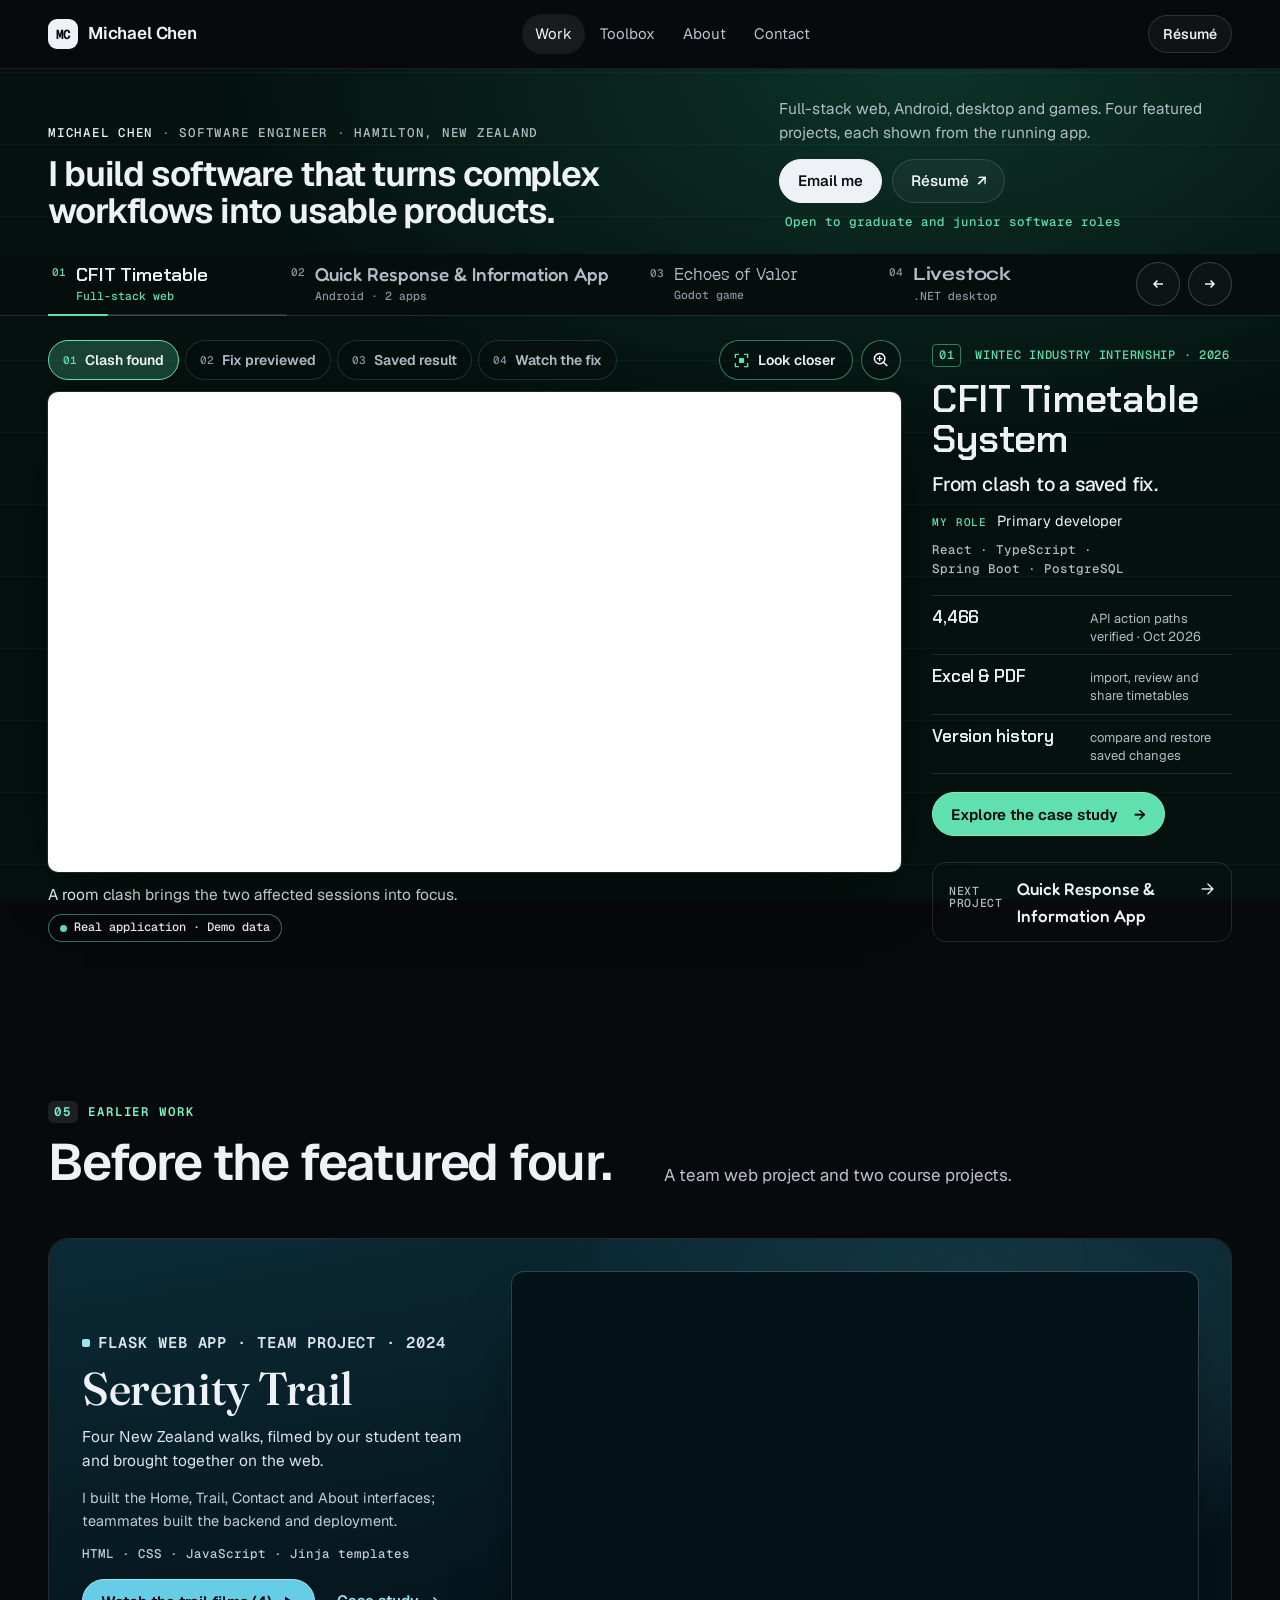
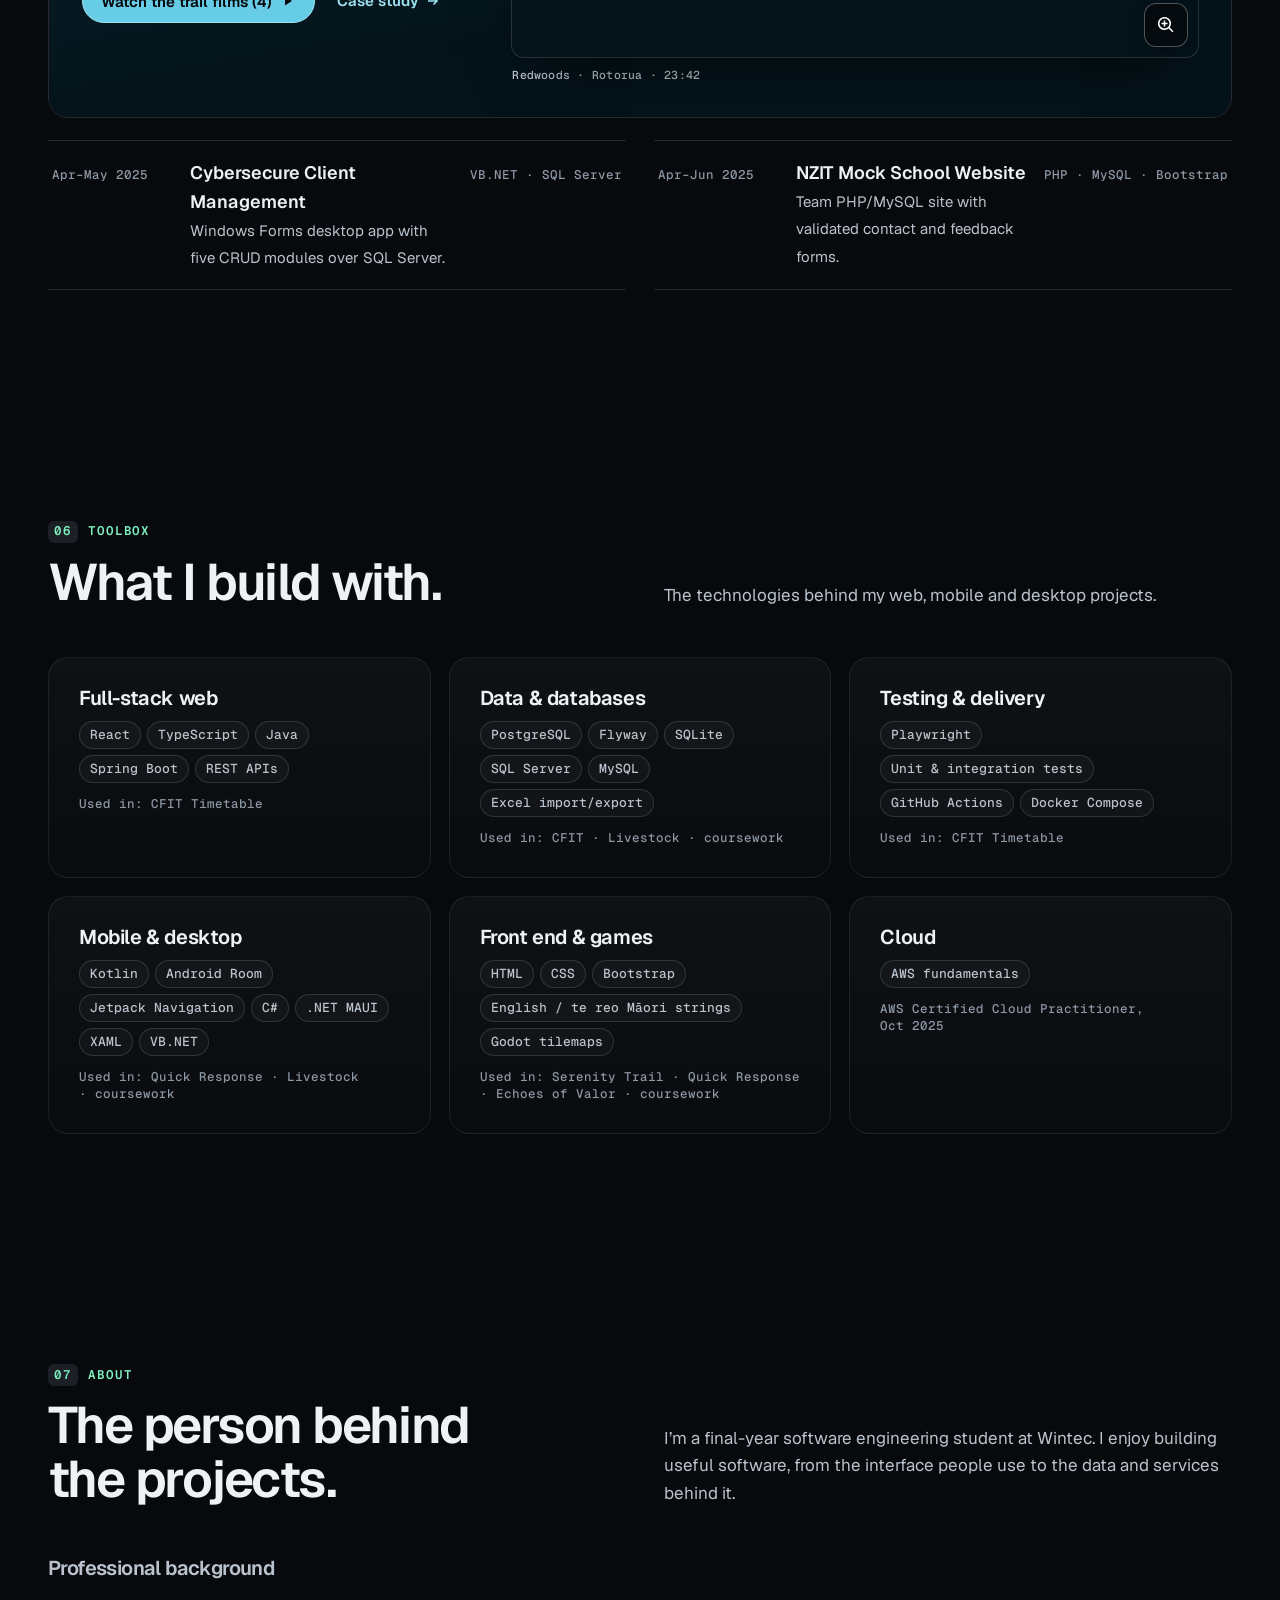
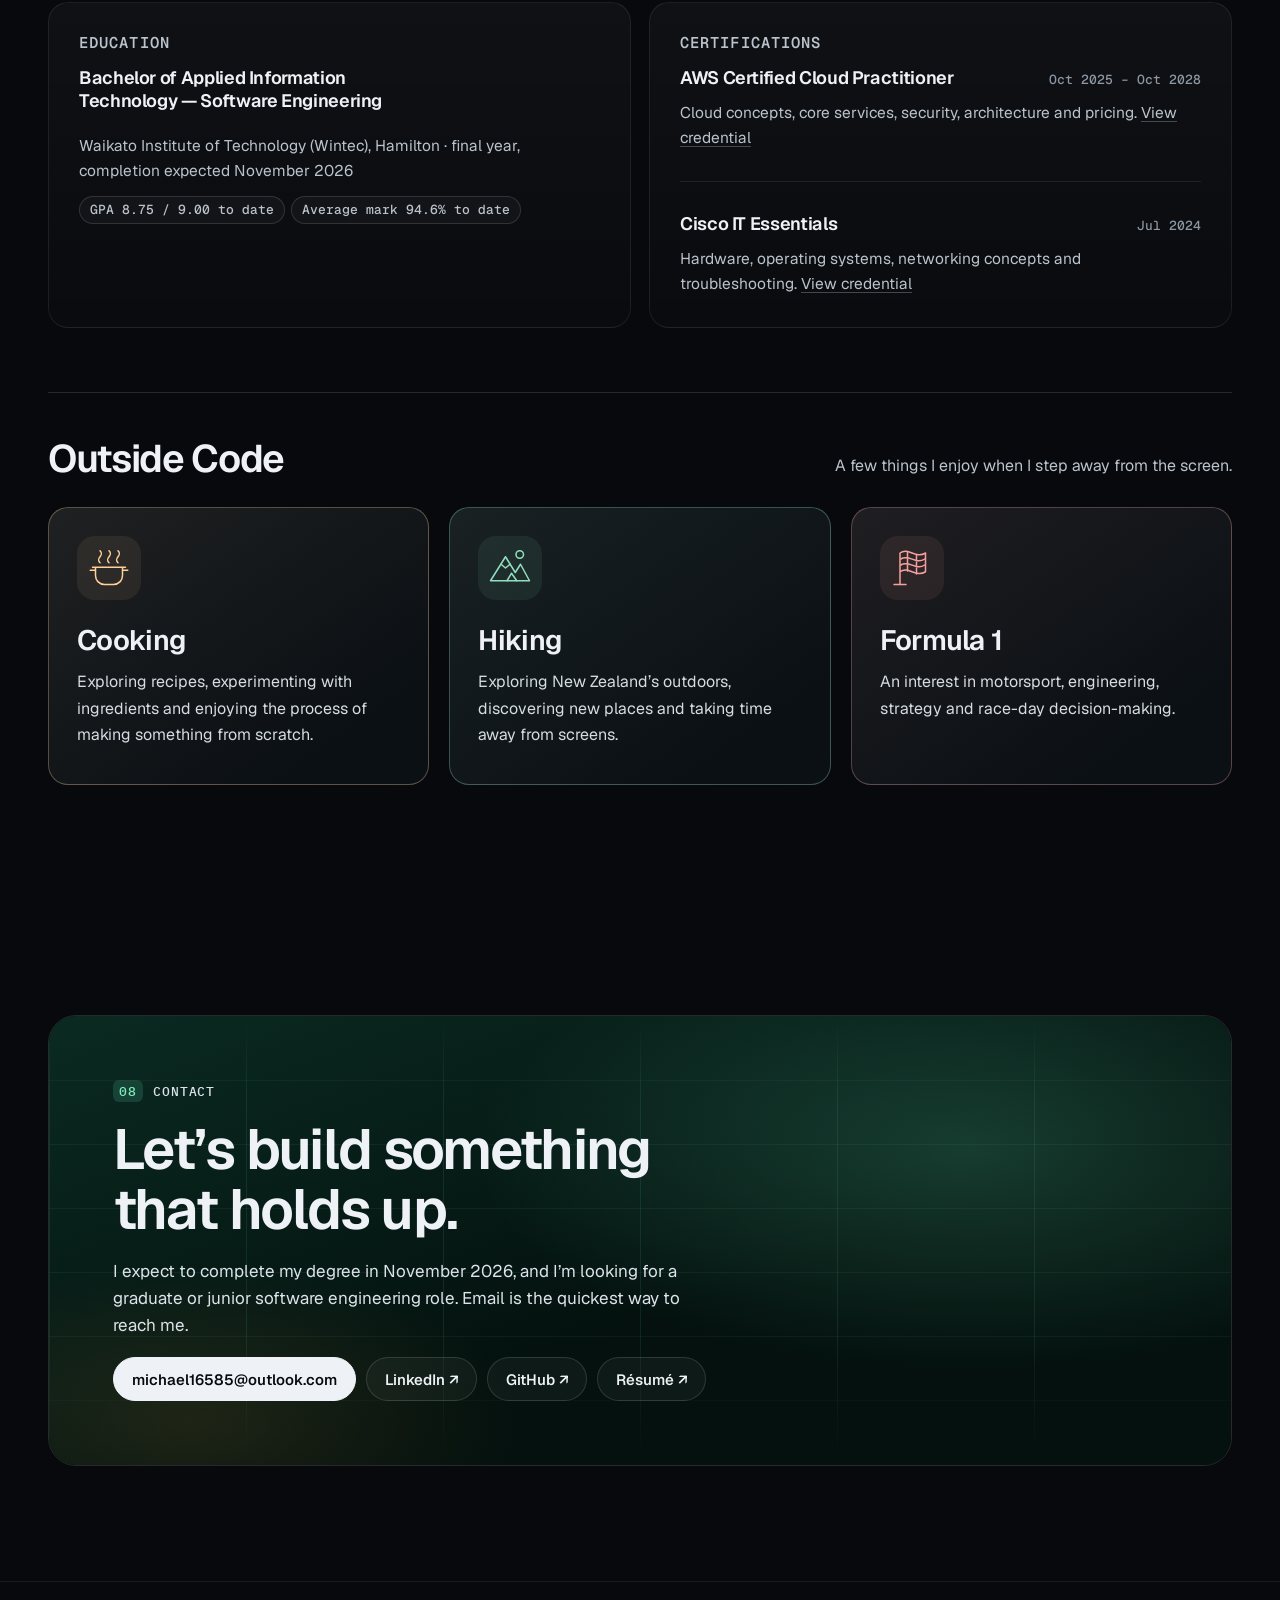
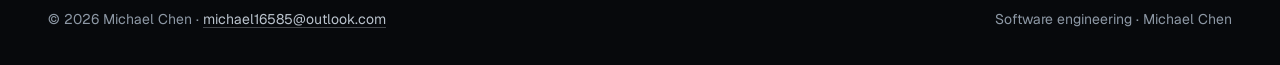
<file: index.html>
<!doctype html>
<html lang="en-NZ">
<head>
  <meta charset="utf-8">
  <meta name="viewport" content="width=device-width, initial-scale=1">
  <title>Michael Chen — Software Engineer</title>
  <meta name="description" content="Michael Chen, final-year software engineering student at Wintec in Hamilton, New Zealand. Case studies from real, running apps: the CFIT Timetable System, the Quick Response &amp; Information App Android apps (AWAI project), the Echoes of Valor Godot game and a .NET MAUI livestock app.">
  <meta name="theme-color" content="#07090c">
  <link rel="canonical" href="https://michaelchen97.github.io/">
  <meta property="og:type" content="website">
  <meta property="og:site_name" content="Michael Chen — Software Engineer">
  <meta property="og:title" content="Michael Chen — Software Engineer">
  <meta property="og:description" content="I build software that turns complex workflows into usable products. Four featured projects, each shown from the running app.">
  <meta property="og:url" content="https://michaelchen97.github.io/">
  <meta property="og:image" content="https://michaelchen97.github.io/assets/og/og-index.jpg">
  <meta property="og:image:width" content="1200">
  <meta property="og:image:height" content="630">
  <meta property="og:image:alt" content="Michael Chen, software engineer: a CFIT Timetable fix preview from the real app">
  <meta name="twitter:card" content="summary_large_image">
  <meta name="twitter:image" content="https://michaelchen97.github.io/assets/og/og-index.jpg">
  <link rel="preload" href="assets/fonts/Geist-Variable.woff2" as="font" type="font/woff2" crossorigin>
  <script>document.documentElement.classList.add("js")</script>
  <link rel="stylesheet" href="assets/css/site.css">
  <link rel="icon" href="data:image/svg+xml,%3Csvg xmlns='http://www.w3.org/2000/svg' viewBox='0 0 32 32'%3E%3Crect width='32' height='32' rx='8' fill='%23eef2f6'/%3E%3Ctext x='16' y='21' font-family='monospace' font-size='13' font-weight='700' text-anchor='middle' fill='%2307090c'%3EMC%3C/text%3E%3C/svg%3E">
</head>

<body class="home">
<a class="skip" href="#main">Skip to content</a>
<header class="site-header">
  <div class="wrap">
    <a class="brand" href="./"><span class="brand-mark" aria-hidden="true">MC</span><span>Michael Chen</span><span class="sr-only">, home</span></a>
    <nav class="nav" id="site-nav" aria-label="Primary">
      <a href="./#work" data-nav="work">Work</a>
      <a href="./#toolbox" data-nav="toolbox">Toolbox</a>
      <a href="./#about" data-nav="about">About</a>
      <a href="./#contact" data-nav="contact">Contact</a>
    </nav>
    <div class="header-actions">
      <a class="btn btn-sm header-cta" href="https://canva.link/l92zh4dfmt63nav" target="_blank" rel="noopener noreferrer">Résumé<span class="sr-only"> (opens in a new tab)</span></a>
      <button class="btn btn-sm nav-toggle" type="button" aria-controls="site-nav" aria-expanded="false">Menu</button>
    </div>
  </div>
</header>

<script type="application/ld+json">{"@context":"https://schema.org","@type":"Person","name":"Michael Chen","jobTitle":"Software Engineering Student","affiliation":{"@type":"CollegeOrUniversity","name":"Waikato Institute of Technology (Wintec)"},"address":{"@type":"PostalAddress","addressLocality":"Hamilton","addressCountry":"NZ"},"url":"https://michaelchen97.github.io/","sameAs":["https://github.com/MichaelChen97","https://www.linkedin.com/in/zchen25/"]}</script>
<main id="main">
<script>(function(r){var m={cfit:"cfit",awhina:"awhina",awai:"awhina",echoes:"echoes",livestock:"livestock"},h="";try{h=decodeURIComponent(location.hash.slice(1)).toLowerCase()}catch(e){}var s=history.state,k="";try{k=sessionStorage.getItem("mc-atlas")||""}catch(e){}r.dataset.w=m[h]||(s&&m[s.w])||m[k]||"cfit"})(document.documentElement)</script>
<div class="sky" aria-hidden="true"><i class="sky-cfit"></i><i class="sky-awhina"></i><i class="sky-echoes"></i><i class="sky-livestock"></i></div>
<div class="ax">
<section class="ax-id" aria-labelledby="id-h">
  <div class="id-main">
    <p class="id-who"><span class="id-name">Michael Chen</span> <span class="id-sep" aria-hidden="true">·</span> Software engineer <span class="id-sep" aria-hidden="true">·</span> Hamilton, New Zealand</p>
    <h1 id="id-h">I build software that turns complex workflows into usable products.</h1>
  </div>
  <div class="id-side">
    <p class="id-lede">Full-stack web, Android, desktop and games. Four featured projects, each shown from the running app.</p>
    <div class="id-act"><a class="btn btn-primary" href="mailto:michael16585@outlook.com" data-email>Email me</a><a class="btn" href="https://canva.link/l92zh4dfmt63nav" target="_blank" rel="noopener noreferrer">Résumé <span aria-hidden="true">↗</span><span class="sr-only"> (opens in a new tab)</span></a><span class="id-open">Open to graduate and junior software roles</span></div>
  </div>
</section>

<section class="atlas" id="work" aria-label="Featured projects">
  <div class="bar">
    <div class="bar-in">
      <nav class="ax-tabs" aria-label="Featured projects">
        <a class="ax-tab w-cfit" id="t-cfit" href="#cfit" data-w="cfit"><span class="t-n">01</span><span class="t-nm f-cfit"><span class="t-long">CFIT Timetable</span><span class="t-short" aria-hidden="true">CFIT</span></span><span class="t-k">Full-stack web</span></a>
        <a class="ax-tab w-awhina" id="t-awhina" href="#awhina" data-w="awhina"><span class="t-n">02</span><span class="t-nm f-awhina t-two"><span>Quick Response &amp;</span> <span>Information App</span></span><span class="t-k">Android · 2 apps</span></a>
        <a class="ax-tab w-echoes" id="t-echoes" href="#echoes" data-w="echoes"><span class="t-n">03</span><span class="t-nm f-echoes"><span class="t-long">Echoes of Valor</span><span class="t-short" aria-hidden="true">Echoes</span></span><span class="t-k">Godot game</span></a>
        <a class="ax-tab w-livestock" id="t-livestock" href="#livestock" data-w="livestock"><span class="t-n">04</span><span class="t-nm f-livestock"><span class="t-long">Livestock</span><span class="t-short" aria-hidden="true">Livestock</span></span><span class="t-k">.NET desktop</span></a>
        <span class="ind" aria-hidden="true"><span class="ind-fill"></span></span>
      </nav>
      <div class="bar-ctl">
        <button class="round" type="button" data-d="-1" aria-label="Previous project"><svg viewBox="0 0 16 16" aria-hidden="true"><path d="M13 8H4M7.5 4.5 4 8l3.5 3.5" fill="none" stroke="currentColor" stroke-width="1.6"/></svg></button>
        <button class="round" type="button" data-d="1" aria-label="Next project"><svg viewBox="0 0 16 16" aria-hidden="true"><path d="M3 8h9M8.5 4.5 12 8l-3.5 3.5" fill="none" stroke="currentColor" stroke-width="1.6"/></svg></button>
      </div>
    </div>
  </div>
  <div class="ax-worlds">
  <div class="ax-world w-cfit" id="cfit" data-w="cfit">
    <section class="pv pv--cfit" id="pv-cfit" data-pv="cfit" data-pv-states="clash fix saved live" data-pv-initial="clash" data-pv-current-state="clash" data-pv-settled="true" aria-labelledby="h-cfit">
      <div class="pv-grid">
      <div class="pv-main">
      <div class="cf-bar"><div class="pv-ctl pv-ctl--segmented cf-steps" role="group" aria-label="CFIT workflow steps" data-pv-group><button type="button" class="pv-ctl-b" data-pv-state="clash" aria-pressed="true"><span class="pv-ctl-n" aria-hidden="true">01</span><span class="pv-ctl-l">Clash found</span><span class="cf-short" aria-hidden="true">Clash</span></button><button type="button" class="pv-ctl-b" data-pv-state="fix" aria-pressed="false"><span class="pv-ctl-n" aria-hidden="true">02</span><span class="pv-ctl-l">Fix previewed</span><span class="cf-short" aria-hidden="true">Fix</span></button><button type="button" class="pv-ctl-b" data-pv-state="saved" aria-pressed="false"><span class="pv-ctl-n" aria-hidden="true">03</span><span class="pv-ctl-l">Saved result</span><span class="cf-short" aria-hidden="true">Saved</span></button><button type="button" class="pv-ctl-b" data-pv-state="live" aria-pressed="false"><span class="pv-ctl-n" aria-hidden="true">04</span><span class="pv-ctl-l">Watch the fix</span><span class="cf-short" aria-hidden="true">Live</span></button></div><div class="cf-tools"><button type="button" class="cf-look is-cur" data-pv-for="clash fix saved" aria-pressed="false"><svg viewBox="0 0 20 20" aria-hidden="true" focusable="false"><path d="M2 2h5v1.6H3.6V7H2zm11 0h5v5h-1.6V3.6H13zM2 13h1.6v3.4H7V18H2zm14.4 0H18v5h-5v-1.6h3.4z" fill="currentColor"/><rect x="7" y="7" width="6" height="6" rx="1" fill="currentColor"/></svg><span>Look closer</span></button><button type="button" class="pv-zoom cf-zoom-bar is-cur" data-pv-for="clash" data-zoom data-full="assets/media/cfit/CF-S17-3840.webp" data-caption="A room clash brings the two affected sessions into focus." data-alt="CFIT validation findings for Version 2: Room double-booked (1), TW0.HUB is double-booked on Monday 08:00–10:00 (weeks 29–36, 39–46) for DSAI704 with INDP703. Below it, the Monday grid by Stage, where DSAI704 and INDP703 both carry a WARNING badge in Stage S5." data-group="home-cfit" aria-label="View full size: CFIT clash found, the whole screen" title="View the whole screen at full size"><svg viewBox="0 0 20 20" aria-hidden="true" focusable="false"><path d="M8.5 3.5a5 5 0 1 0 0 10 5 5 0 0 0 0-10Zm0-1.5a6.5 6.5 0 0 1 5.2 10.4l3.8 3.8-1.1 1.1-3.8-3.8A6.5 6.5 0 1 1 8.5 2Zm-.75 3.5h1.5v2.25h2.25v1.5H9.25v2.25h-1.5V9.25H5.5v-1.5h2.25z" fill="currentColor"/></svg></button><button type="button" class="pv-zoom cf-zoom-bar" data-pv-for="fix" data-zoom data-full="assets/media/cfit/CF-S07-3700.webp" data-caption="Preview a coordinated three-session fix before applying it." data-alt="CFIT fix preview. A banner reads: Move DSAI704 from Mon 08:00–10:00 to Thu 13:00–15:00, NSEC705 from Thu 13:00–15:00 to Tue 10:00–12:00 and SWDV603 A from TW0.HUB to TW1.L1. Fixes 1 problem, creates none. Preview only: nothing is saved until you click Apply. Below it, the Thursday grid shows DSAI704 selected at 13:00–15:00 in Stage S5, beside a dashed box for NSEC705's old slot." data-group="home-cfit" aria-label="View full size: CFIT fix previewed, the whole screen" title="View the whole screen at full size"><svg viewBox="0 0 20 20" aria-hidden="true" focusable="false"><path d="M8.5 3.5a5 5 0 1 0 0 10 5 5 0 0 0 0-10Zm0-1.5a6.5 6.5 0 0 1 5.2 10.4l3.8 3.8-1.1 1.1-3.8-3.8A6.5 6.5 0 1 1 8.5 2Zm-.75 3.5h1.5v2.25h2.25v1.5H9.25v2.25h-1.5V9.25H5.5v-1.5h2.25z" fill="currentColor"/></svg></button><button type="button" class="pv-zoom cf-zoom-bar" data-pv-for="saved" data-zoom data-full="assets/media/cfit/CF-S18-3840.webp" data-caption="The fix is saved as Version 3, with no remaining findings." data-alt="CFIT after Apply: 2026 S2, Version 3, Editing; 0 findings, Current and clean; Saved, Unsaved changes: 0, Planning warnings: 0. Below, the Monday grid by Stage shows INDP703 alone in TW0.HUB at 08:00–10:00, with no warning." data-group="home-cfit" aria-label="View full size: CFIT saved result, the whole screen" title="View the whole screen at full size"><svg viewBox="0 0 20 20" aria-hidden="true" focusable="false"><path d="M8.5 3.5a5 5 0 1 0 0 10 5 5 0 0 0 0-10Zm0-1.5a6.5 6.5 0 0 1 5.2 10.4l3.8 3.8-1.1 1.1-3.8-3.8A6.5 6.5 0 1 1 8.5 2Zm-.75 3.5h1.5v2.25h2.25v1.5H9.25v2.25h-1.5V9.25H5.5v-1.5h2.25z" fill="currentColor"/></svg></button></div></div><div class="pv-stage cf-stage"><figure class="pv-pane cf-fig is-cur" data-pv-for="clash" data-cf-r="0.7299 0.1667 0.2723 0.2921"><div class="cf-view" style="--ar:2240/1260"><div class="pv-media cf-media" style="--ar:2240/1260"><a class="pv-shot cf-shot" href="assets/media/cfit/CF-S17-3840.webp" data-zoom data-full="assets/media/cfit/CF-S17-3840.webp" data-caption="A room clash brings the two affected sessions into focus." data-alt="CFIT validation findings for Version 2: Room double-booked (1), TW0.HUB is double-booked on Monday 08:00–10:00 (weeks 29–36, 39–46) for DSAI704 with INDP703. Below it, the Monday grid by Stage, where DSAI704 and INDP703 both carry a WARNING badge in Stage S5." data-group="home-cfit" aria-label="View full size: CFIT clash found, the whole screen"><picture><img data-pv-main class="cf-frame" src="assets/media/cfit/CF-S17f-1280.webp" srcset="assets/media/cfit/CF-S17f-960.webp 960w, assets/media/cfit/CF-S17f-1280.webp 1280w, assets/media/cfit/CF-S17f-2240.webp 2240w" sizes="(min-width: 1180px) 1020px, calc(100vw - 32px)" width="2240" height="1260" alt="CFIT validation findings for Version 2: Room double-booked (1), TW0.HUB is double-booked on Monday 08:00–10:00 (weeks 29–36, 39–46) for DSAI704 with INDP703. Below it, the Monday grid by Stage, where DSAI704 and INDP703 both carry a WARNING badge in Stage S5." loading="lazy" fetchpriority="high" decoding="async"></picture></a></div><div class="cf-row"><p class="cf-row-t"><span class="cf-row-k">Close-up</span> Stage S5, Monday 08:00–10:00</p><button type="button" class="pv-zoom cf-zoom-row" data-zoom data-full="assets/media/cfit/CF-S17-3840.webp" data-caption="A room clash brings the two affected sessions into focus." data-alt="CFIT validation findings for Version 2: Room double-booked (1), TW0.HUB is double-booked on Monday 08:00–10:00 (weeks 29–36, 39–46) for DSAI704 with INDP703. Below it, the Monday grid by Stage, where DSAI704 and INDP703 both carry a WARNING badge in Stage S5." data-group="home-cfit" aria-label="View full size: CFIT clash found, the whole screen"><svg viewBox="0 0 20 20" aria-hidden="true" focusable="false"><path d="M8.5 3.5a5 5 0 1 0 0 10 5 5 0 0 0 0-10Zm0-1.5a6.5 6.5 0 0 1 5.2 10.4l3.8 3.8-1.1 1.1-3.8-3.8A6.5 6.5 0 1 1 8.5 2Zm-.75 3.5h1.5v2.25h2.25v1.5H9.25v2.25h-1.5V9.25H5.5v-1.5h2.25z" fill="currentColor"/></svg><span class="cf-zoom-t">Whole screen</span></button></div><div class="cf-closer" id="cf-closer-clash" style="--dw:610;--dh:368"><div class="cf-closer-bg" aria-hidden="true"></div><a class="cf-detail" href="assets/media/cfit/CF-S17-3840.webp" data-zoom data-full="assets/media/cfit/CF-S17-3840.webp" data-caption="A room clash brings the two affected sessions into focus." data-alt="Close-up of Stage S5 on Monday: DSAI704 Applied Cloud Analytics and INDP703 Industry Cloud Masterclass, both 08:00–10:00 in TW0.HUB, both flagged WARNING." data-group="home-cfit" aria-label="View full size: CFIT clash found, the whole screen"><img class="cf-detail-img" src="assets/media/cfit/CF-S17d-610.webp" width="610" height="368" alt="Close-up of Stage S5 on Monday: DSAI704 Applied Cloud Analytics and INDP703 Industry Cloud Masterclass, both 08:00–10:00 in TW0.HUB, both flagged WARNING." loading="lazy" decoding="async"></a><div class="cf-ctx"><div class="cf-map" role="img" aria-label="Where the close-up sits: the whole screen, with the main view and the close-up outlined"><img src="assets/media/cfit/CF-S17-640.webp" width="640" height="360" alt="" loading="lazy" decoding="async"><svg viewBox="0 0 3840 2160" preserveAspectRatio="none" aria-hidden="true" focusable="false"><rect class="cf-map-f" x="160" y="690" width="2240" height="1260"/><rect class="cf-map-d" x="1795" y="900" width="610" height="368"/></svg></div><p class="cf-ctx-t"><span class="cf-row-k">Close-up</span> Stage S5, Monday 08:00–10:00<span class="cf-ctx-s">On the whole screen: dashed, the main view; orange, this close-up.</span></p><button type="button" class="cf-back">Show full screen</button></div></div></div><figcaption class="pv-cap"><p class="pv-cap-t">A room clash brings the two affected sessions into focus.</p><div class="pv-prov"><p class="pv-pill">Real application · Demo data</p></div></figcaption></figure><figure class="pv-pane cf-fig" data-pv-for="fix" data-cf-r="0.7292 0.6641 0.2177 0.1992"><div class="cf-view" style="--ar:2784/1566"><div class="pv-media cf-media" style="--ar:2784/1566"><a class="pv-shot cf-shot" href="assets/media/cfit/CF-S07-3700.webp" data-zoom data-full="assets/media/cfit/CF-S07-3700.webp" data-caption="Preview a coordinated three-session fix before applying it." data-alt="CFIT fix preview. A banner reads: Move DSAI704 from Mon 08:00–10:00 to Thu 13:00–15:00, NSEC705 from Thu 13:00–15:00 to Tue 10:00–12:00 and SWDV603 A from TW0.HUB to TW1.L1. Fixes 1 problem, creates none. Preview only: nothing is saved until you click Apply. Below it, the Thursday grid shows DSAI704 selected at 13:00–15:00 in Stage S5, beside a dashed box for NSEC705's old slot." data-group="home-cfit" aria-label="View full size: CFIT fix previewed, the whole screen"><picture><source type="image/avif" srcset="assets/media/cfit/CF-C02_fix-preview_1280.avif 1280w, assets/media/cfit/CF-C02_fix-preview_1920.avif 1920w, assets/media/cfit/CF-C02_fix-preview_2560.avif 2560w" sizes="(min-width: 1180px) 1020px, calc(100vw - 32px)"><img data-pv-main class="cf-frame" src="assets/media/cfit/CF-C02_fix-preview_1280.webp" srcset="assets/media/cfit/CF-C02_fix-preview_1280.webp 1280w, assets/media/cfit/CF-C02_fix-preview_1920.webp 1920w, assets/media/cfit/CF-C02_fix-preview_2560.webp 2560w, assets/media/cfit/CF-C02_fix-preview_2784.webp 2784w" sizes="(min-width: 1180px) 1020px, calc(100vw - 32px)" width="2784" height="1566" alt="CFIT fix preview. A banner reads: Move DSAI704 from Mon 08:00–10:00 to Thu 13:00–15:00, NSEC705 from Thu 13:00–15:00 to Tue 10:00–12:00 and SWDV603 A from TW0.HUB to TW1.L1. Fixes 1 problem, creates none. Preview only: nothing is saved until you click Apply. Below it, the Thursday grid shows DSAI704 selected at 13:00–15:00 in Stage S5, beside a dashed box for NSEC705's old slot." loading="lazy" decoding="async"></picture></a></div><div class="cf-row"><p class="cf-row-t"><span class="cf-row-k">Close-up</span> Stage S5, Thursday 13:00–15:00</p><button type="button" class="pv-zoom cf-zoom-row" data-zoom data-full="assets/media/cfit/CF-S07-3700.webp" data-caption="Preview a coordinated three-session fix before applying it." data-alt="CFIT fix preview. A banner reads: Move DSAI704 from Mon 08:00–10:00 to Thu 13:00–15:00, NSEC705 from Thu 13:00–15:00 to Tue 10:00–12:00 and SWDV603 A from TW0.HUB to TW1.L1. Fixes 1 problem, creates none. Preview only: nothing is saved until you click Apply. Below it, the Thursday grid shows DSAI704 selected at 13:00–15:00 in Stage S5, beside a dashed box for NSEC705's old slot." data-group="home-cfit" aria-label="View full size: CFIT fix previewed, the whole screen"><svg viewBox="0 0 20 20" aria-hidden="true" focusable="false"><path d="M8.5 3.5a5 5 0 1 0 0 10 5 5 0 0 0 0-10Zm0-1.5a6.5 6.5 0 0 1 5.2 10.4l3.8 3.8-1.1 1.1-3.8-3.8A6.5 6.5 0 1 1 8.5 2Zm-.75 3.5h1.5v2.25h2.25v1.5H9.25v2.25h-1.5V9.25H5.5v-1.5h2.25z" fill="currentColor"/></svg><span class="cf-zoom-t">Whole screen</span></button></div><div class="cf-closer" id="cf-closer-fix" style="--dw:606;--dh:312"><div class="cf-closer-bg" aria-hidden="true"></div><a class="cf-detail" href="assets/media/cfit/CF-S07-3700.webp" data-zoom data-full="assets/media/cfit/CF-S07-3700.webp" data-caption="Preview a coordinated three-session fix before applying it." data-alt="Close-up of Stage S5 on Thursday: DSAI704 Applied Cloud Analytics previewed at 13:00–15:00 in TW0.HUB and marked SELECTED, beside the dashed outline of NSEC705's old slot." data-group="home-cfit" aria-label="View full size: CFIT fix previewed, the whole screen"><img class="cf-detail-img" src="assets/media/cfit/CF-S07d-606.webp" width="606" height="312" alt="Close-up of Stage S5 on Thursday: DSAI704 Applied Cloud Analytics previewed at 13:00–15:00 in TW0.HUB and marked SELECTED, beside the dashed outline of NSEC705's old slot." loading="lazy" decoding="async"></a><div class="cf-ctx"><div class="cf-map" role="img" aria-label="Where the close-up sits: the whole screen, with the main view and the close-up outlined"><img src="assets/media/cfit/CF-S07-640.webp" width="640" height="365" alt="" loading="lazy" decoding="async"><svg viewBox="0 0 3700 2112" preserveAspectRatio="none" aria-hidden="true" focusable="false"><rect class="cf-map-f" x="0" y="0" width="2784" height="1566"/><rect class="cf-map-d" x="2030" y="1040" width="606" height="312"/></svg></div><p class="cf-ctx-t"><span class="cf-row-k">Close-up</span> Stage S5, Thursday 13:00–15:00<span class="cf-ctx-s">On the whole screen: dashed, the main view; orange, this close-up.</span></p><button type="button" class="cf-back">Show full screen</button></div></div></div><figcaption class="pv-cap"><p class="pv-cap-t">Preview a coordinated three-session fix before applying it.</p><div class="pv-prov"><p class="pv-pill">Real application · Demo data</p></div></figcaption></figure><figure class="pv-pane cf-fig" data-pv-for="saved" data-cf-r="0.731 0.2578 0.2378 0.255"><div class="cf-view" style="--ar:2565/1443"><div class="pv-media cf-media" style="--ar:2565/1443"><a class="pv-shot cf-shot" href="assets/media/cfit/CF-S18-3840.webp" data-zoom data-full="assets/media/cfit/CF-S18-3840.webp" data-caption="The fix is saved as Version 3, with no remaining findings." data-alt="CFIT after Apply: 2026 S2, Version 3, Editing; 0 findings, Current and clean; Saved, Unsaved changes: 0, Planning warnings: 0. Below, the Monday grid by Stage shows INDP703 alone in TW0.HUB at 08:00–10:00, with no warning." data-group="home-cfit" aria-label="View full size: CFIT saved result, the whole screen"><picture><img data-pv-main class="cf-frame" src="assets/media/cfit/CF-S18f-1280.webp" srcset="assets/media/cfit/CF-S18f-960.webp 960w, assets/media/cfit/CF-S18f-1280.webp 1280w, assets/media/cfit/CF-S18f-2565.webp 2565w" sizes="(min-width: 1180px) 1020px, calc(100vw - 32px)" width="2565" height="1443" alt="CFIT after Apply: 2026 S2, Version 3, Editing; 0 findings, Current and clean; Saved, Unsaved changes: 0, Planning warnings: 0. Below, the Monday grid by Stage shows INDP703 alone in TW0.HUB at 08:00–10:00, with no warning." loading="lazy" decoding="async"></picture></a></div><div class="cf-row"><p class="cf-row-t"><span class="cf-row-k">Close-up</span> Stage S5, Monday 08:00–10:00</p><button type="button" class="pv-zoom cf-zoom-row" data-zoom data-full="assets/media/cfit/CF-S18-3840.webp" data-caption="The fix is saved as Version 3, with no remaining findings." data-alt="CFIT after Apply: 2026 S2, Version 3, Editing; 0 findings, Current and clean; Saved, Unsaved changes: 0, Planning warnings: 0. Below, the Monday grid by Stage shows INDP703 alone in TW0.HUB at 08:00–10:00, with no warning." data-group="home-cfit" aria-label="View full size: CFIT saved result, the whole screen"><svg viewBox="0 0 20 20" aria-hidden="true" focusable="false"><path d="M8.5 3.5a5 5 0 1 0 0 10 5 5 0 0 0 0-10Zm0-1.5a6.5 6.5 0 0 1 5.2 10.4l3.8 3.8-1.1 1.1-3.8-3.8A6.5 6.5 0 1 1 8.5 2Zm-.75 3.5h1.5v2.25h2.25v1.5H9.25v2.25h-1.5V9.25H5.5v-1.5h2.25z" fill="currentColor"/></svg><span class="cf-zoom-t">Whole screen</span></button></div><div class="cf-closer" id="cf-closer-saved" style="--dw:610;--dh:368"><div class="cf-closer-bg" aria-hidden="true"></div><a class="cf-detail" href="assets/media/cfit/CF-S18-3840.webp" data-zoom data-full="assets/media/cfit/CF-S18-3840.webp" data-caption="The fix is saved as Version 3, with no remaining findings." data-alt="Close-up of Stage S5 on Monday after the fix: INDP703 Industry Cloud Masterclass, 08:00–10:00 in TW0.HUB, with no warning, next to SWDV701 in HB1.05. DSAI704 is no longer on Monday." data-group="home-cfit" aria-label="View full size: CFIT saved result, the whole screen"><img class="cf-detail-img" src="assets/media/cfit/CF-S18d-610.webp" width="610" height="368" alt="Close-up of Stage S5 on Monday after the fix: INDP703 Industry Cloud Masterclass, 08:00–10:00 in TW0.HUB, with no warning, next to SWDV701 in HB1.05. DSAI704 is no longer on Monday." loading="lazy" decoding="async"></a><div class="cf-ctx"><div class="cf-map" role="img" aria-label="Where the close-up sits: the whole screen, with the main view and the close-up outlined"><img src="assets/media/cfit/CF-S18-640.webp" width="640" height="360" alt="" loading="lazy" decoding="async"><svg viewBox="0 0 3840 2160" preserveAspectRatio="none" aria-hidden="true" focusable="false"><rect class="cf-map-f" x="160" y="128" width="2565" height="1443"/><rect class="cf-map-d" x="2035" y="500" width="610" height="368"/></svg></div><p class="cf-ctx-t"><span class="cf-row-k">Close-up</span> Stage S5, Monday 08:00–10:00<span class="cf-ctx-s">On the whole screen: dashed, the main view; orange, this close-up.</span></p><button type="button" class="cf-back">Show full screen</button></div></div></div><figcaption class="pv-cap"><p class="pv-cap-t">The fix is saved as Version 3, with no remaining findings.</p><div class="pv-prov"><p class="pv-pill">Real application · Demo data</p></div></figcaption></figure><figure class="pv-pane cf-fig" data-pv-for="live"><div class="cf-view cf-view--video" style="--ar:16/9"><div class="pv-media pv-media--video pv-zoom-inside" style="--ar:1920/1080"><video class="pv-video" data-pv-main muted playsinline preload="none" data-poster="assets/media/cfit/CF-L01T-crop_fix-teaser_poster_1920.webp" data-src="assets/media/cfit/CF-L01T-crop_fix-teaser_h264_1920x1080p60.mp4" data-src-sm="assets/media/cfit/CF-L01T-crop_fix-teaser_h264_1280x720p60.mp4" data-once width="1920" height="1080" aria-label="Screen recording: the coordinated fix in the running CFIT app, from the preview banner to Apply and the saved timetable"></video><noscript><a class="pv-nojs" href="assets/media/cfit/CF-L01T_fix-teaser_poster_3840.webp" aria-label="View full size: CFIT recording, its first frame as the whole screen (still frame)"><img class="pv-still" src="assets/media/cfit/CF-L01T-crop_fix-teaser_poster_1920.webp" width="1920" height="1080" alt="Screen recording: the coordinated fix in the running CFIT app, from the preview banner to Apply and the saved timetable, still frame" loading="lazy"></a></noscript><button class="pv-play" type="button" data-pv-play aria-label="Play video: Screen recording: the coordinated fix in the running CFIT app, from the preview banner to Apply and the saved timetable"><span class="pv-play-i" aria-hidden="true"></span><span class="pv-play-t">Play</span></button><button class="pv-zoom" type="button" data-zoom data-full="assets/media/cfit/CF-L01T_fix-teaser_poster_3840.webp" data-caption="Watch the preview, Apply and saved result in the running application. Still frame from the recording." data-alt="Screen recording: the coordinated fix in the running CFIT app, from the preview banner to Apply and the saved timetable, first frame" data-group="home-cfit" aria-label="View full size: CFIT recording, its first frame as the whole screen (still frame)"><svg viewBox="0 0 20 20" aria-hidden="true" focusable="false"><path d="M8.5 3.5a5 5 0 1 0 0 10 5 5 0 0 0 0-10Zm0-1.5a6.5 6.5 0 0 1 5.2 10.4l3.8 3.8-1.1 1.1-3.8-3.8A6.5 6.5 0 1 1 8.5 2Zm-.75 3.5h1.5v2.25h2.25v1.5H9.25v2.25h-1.5V9.25H5.5v-1.5h2.25z" fill="currentColor"/></svg><span class="pv-zoom-t" aria-hidden="true">Full size</span></button></div></div><figcaption class="pv-cap"><p class="pv-cap-t">Watch the preview, Apply and saved result in the running application.</p><div class="pv-prov"><p class="pv-pill">Real application · Demo data</p></div></figcaption></figure></div><p class="pv-live sr-only" aria-live="polite"></p>
      </div>
      <div class="pv-info">
        <p class="ax-tag"><span class="tag-n">01</span> Wintec industry internship&nbsp;· 2026</p>
        <h2 class="w-title f-cfit" id="h-cfit" style="--tw:9">CFIT Timetable System</h2>
        <p class="line">From clash to a saved fix.</p>
        <p class="ax-role"><span class="lbl">My role</span> Primary developer</p>
        <p class="ax-stack"><span class="ax-i">React&nbsp;·</span> <span class="ax-i">TypeScript&nbsp;·</span> <span class="ax-i">Spring Boot&nbsp;·</span> <span class="ax-i">PostgreSQL</span></p>
        <dl class="ax-facts"><div><dt class="f-cfit">4,466</dt><dd>API action paths verified&nbsp;· Oct 2026</dd></div><div><dt class="f-cfit">Excel &amp; PDF</dt><dd>import, review and share timetables</dd></div><div><dt class="f-cfit">Version history</dt><dd>compare and restore saved changes</dd></div></dl>
        <p class="intro-cta"><a class="btn btn-w" href="project-cfit.html">Explore the case study<span class="sr-only">: CFIT Timetable System</span> <span aria-hidden="true">→</span></a></p>
        <p class="next-w"><a href="#awhina" data-go="awhina"><span class="nx-l">Next project</span> <span class="nx-t f-awhina">Quick Response &amp; Information App</span> <span aria-hidden="true">→</span></a></p>
      </div>
      </div>
    </section>
  </div>
  <div class="ax-world w-awhina" id="awhina" data-w="awhina">
    <section class="pv pv--awhina" id="pv-awhina" data-pv="awhina" data-pv-states="overview qr-help qr-help-2 qr-help-3 qr-decide qr-decide-2 qr-decide-3 qr-contacts qr-contacts-2 qr-ages qr-ages-2 qr-ages-3 ia-home ia-home-2 ia-home-3 ia-uplifting ia-uplifting-2 ia-uplifting-3 ia-legal ia-legal-2 ia-legal-3 ia-quiz ia-quiz-2 ia-quiz-3" data-pv-initial="overview" data-pv-current-state="overview" data-pv-settled="true" aria-labelledby="h-awhina">
      <div class="pv-grid">
      <div class="pv-main">
      <div class="aw-studio"><div class="aw-body is-ov">
      <div class="aw-sw"><div class="pv-ctl pv-ctl--segmented aw-sw-g" role="group" aria-label="Choose an app" data-pv-group><button type="button" class="pv-ctl-b" data-pv-state="overview" aria-pressed="true"><span class="pv-ctl-l">All apps</span></button><button type="button" class="pv-ctl-b" data-pv-state="qr-help" data-aw-go="qr" data-pv-on="qr-help qr-help-2 qr-help-3 qr-decide qr-decide-2 qr-decide-3 qr-contacts qr-contacts-2 qr-ages qr-ages-2 qr-ages-3" aria-pressed="false"><span class="pv-ctl-l">Quick Response</span></button><button type="button" class="pv-ctl-b" data-pv-state="ia-home" data-aw-go="ia" data-pv-on="ia-home ia-home-2 ia-home-3 ia-uplifting ia-uplifting-2 ia-uplifting-3 ia-legal ia-legal-2 ia-legal-3 ia-quiz ia-quiz-2 ia-quiz-3" aria-pressed="false"><span class="pv-ctl-l">Information App</span></button></div></div>
      <div class="aw-chips" data-pv-for="qr-help qr-help-2 qr-help-3 qr-decide qr-decide-2 qr-decide-3 qr-contacts qr-contacts-2 qr-ages qr-ages-2 qr-ages-3"><div class="pv-ctl pv-ctl--chips aw-chips-g" role="group" aria-label="Quick Response topics" data-pv-group><button type="button" class="pv-ctl-b" data-pv-state="qr-help" data-pv-on="qr-help qr-help-2 qr-help-3" aria-pressed="false"><span class="pv-ctl-l">Help button</span><span class="pv-ctl-s">3 screens</span></button><button type="button" class="pv-ctl-b" data-pv-state="qr-decide" data-pv-on="qr-decide qr-decide-2 qr-decide-3" aria-pressed="false"><span class="pv-ctl-l">Help Me Decide</span><span class="pv-ctl-s">3 screens</span></button><button type="button" class="pv-ctl-b" data-pv-state="qr-contacts" data-pv-on="qr-contacts qr-contacts-2" aria-pressed="false"><span class="pv-ctl-l">Trusted contacts</span><span class="pv-ctl-s">2 screens</span></button><button type="button" class="pv-ctl-b" data-pv-state="qr-ages" data-pv-on="qr-ages qr-ages-2 qr-ages-3" aria-pressed="false"><span class="pv-ctl-l">Two ages, two languages</span><span class="pv-ctl-s">3 screens</span></button></div></div><div class="aw-chips" data-pv-for="ia-home ia-home-2 ia-home-3 ia-uplifting ia-uplifting-2 ia-uplifting-3 ia-legal ia-legal-2 ia-legal-3 ia-quiz ia-quiz-2 ia-quiz-3"><div class="pv-ctl pv-ctl--chips aw-chips-g" role="group" aria-label="Information App topics" data-pv-group><button type="button" class="pv-ctl-b" data-pv-state="ia-home" data-pv-on="ia-home ia-home-2 ia-home-3" aria-pressed="false"><span class="pv-ctl-l">Home and two languages</span><span class="pv-ctl-s">3 screens</span></button><button type="button" class="pv-ctl-b" data-pv-state="ia-uplifting" data-pv-on="ia-uplifting ia-uplifting-2 ia-uplifting-3" aria-pressed="false"><span class="pv-ctl-l">Understanding uplifting</span><span class="pv-ctl-s">3 screens</span></button><button type="button" class="pv-ctl-b" data-pv-state="ia-legal" data-pv-on="ia-legal ia-legal-2 ia-legal-3" aria-pressed="false"><span class="pv-ctl-l">Legal rights: two tabs</span><span class="pv-ctl-s">3 screens</span></button><button type="button" class="pv-ctl-b" data-pv-state="ia-quiz" data-pv-on="ia-quiz ia-quiz-2 ia-quiz-3" aria-pressed="false"><span class="pv-ctl-l">Knowledge quiz</span><span class="pv-ctl-s">3 screens</span></button></div></div>
      <div class="pv-stage aw-stage"><figure class="pv-pane aw-fig aw-fig--ov is-cur" data-pv-for="overview">
        <div class="aw-pair"><div class="aw-app aw-app--qr">
          <p class="aw-name"><span class="aw-app-n f-awhina">Quick Response</span><span class="aw-aud">for tamariki and rangatahi</span></p>
          <div class="pv-device aw-dev aw-dev--ov" data-pv-main data-aw-app="qr" role="group" aria-label="Quick Response, for tamariki and rangatahi"><div class="pv-media" style="--ar:1440/3120"><button class="aw-pick" type="button" data-pv-state="qr-help" data-aw-go="qr" disabled aria-label="Explore Quick Response: Rangatahi Home"><picture><img src="assets/media/awhina/AW-S05m-1440.webp" srcset="assets/media/awhina/AW-S05m-720.webp 720w, assets/media/awhina/AW-S05m-1080.webp 1080w, assets/media/awhina/AW-S05m-1440.webp 1440w" sizes="(min-width: 601px) 330px, 72vw" width="1440" height="3120" alt="Quick Response Rangatahi Home: Kia ora, Alex, with a large GET HELP button and the line Send a quick alert to your trusted contacts" loading="lazy" decoding="async"></picture></button><button class="pv-zoom" type="button" data-zoom data-full="assets/media/awhina/AW-S05m-1440.webp" data-caption="Quick Response, Rangatahi Home: The Rangatahi Home puts one large GET HELP button first; in the real app a deliberate 3-second hold texts the young person’s own trusted contacts." data-alt="Quick Response Rangatahi Home: Kia ora, Alex, with a large GET HELP button and the line Send a quick alert to your trusted contacts" data-group="home-awhina" aria-label="View full size: Quick Response, Rangatahi Home"><svg viewBox="0 0 20 20" aria-hidden="true" focusable="false"><path d="M8.5 3.5a5 5 0 1 0 0 10 5 5 0 0 0 0-10Zm0-1.5a6.5 6.5 0 0 1 5.2 10.4l3.8 3.8-1.1 1.1-3.8-3.8A6.5 6.5 0 1 1 8.5 2Zm-.75 3.5h1.5v2.25h2.25v1.5H9.25v2.25h-1.5V9.25H5.5v-1.5h2.25z" fill="currentColor"/></svg><span class="pv-zoom-t" aria-hidden="true">Full size</span></button></div></div>
        </div><div class="aw-app aw-app--ia">
          <p class="aw-name"><span class="aw-app-n f-awhina">Information App</span><span class="aw-aud">for parents and caregivers</span></p>
          <div class="pv-device aw-dev aw-dev--ov" data-pv-main data-aw-app="ia" role="group" aria-label="Information App, for parents and caregivers"><div class="pv-media" style="--ar:1440/3120"><button class="aw-pick" type="button" data-pv-state="ia-home" data-aw-go="ia" disabled aria-label="Explore Information App: Home"><picture><img src="assets/media/information-app/IA-S06_home-en-1440.webp" srcset="assets/media/information-app/IA-S06_home-en-720.webp 720w, assets/media/information-app/IA-S06_home-en-1080.webp 1080w, assets/media/information-app/IA-S06_home-en-1440.webp 1440w" sizes="(min-width: 601px) 330px, 72vw" width="1440" height="3120" alt="Information App Home: Kia ora, Aroha, with cards for Uplifting, Quiz and About Us" loading="lazy" decoding="async"></picture></button><button class="pv-zoom" type="button" data-zoom data-full="assets/media/information-app/IA-S06_home-en-1440.webp" data-caption="Information App, Home: The Home gives parents and caregivers three ways in: uplifting, a quiz and About Us." data-alt="Information App Home: Kia ora, Aroha, with cards for Uplifting, Quiz and About Us" data-group="home-awhina" aria-label="View full size: Information App, Home"><svg viewBox="0 0 20 20" aria-hidden="true" focusable="false"><path d="M8.5 3.5a5 5 0 1 0 0 10 5 5 0 0 0 0-10Zm0-1.5a6.5 6.5 0 0 1 5.2 10.4l3.8 3.8-1.1 1.1-3.8-3.8A6.5 6.5 0 1 1 8.5 2Zm-.75 3.5h1.5v2.25h2.25v1.5H9.25v2.25h-1.5V9.25H5.5v-1.5h2.25z" fill="currentColor"/></svg><span class="pv-zoom-t" aria-hidden="true">Full size</span></button></div></div>
        </div></div>
        <figcaption class="aw-cap aw-cap--ov"><p class="aw-lead f-awhina">One client project, two apps for two audiences.</p><p class="pv-cap-t">Quick Response supports tamariki and rangatahi. The team’s Information App helps parents and caregivers understand the uplifting process.</p><p class="aw-hint">Choose an app to explore its screens.</p><div class="pv-prov aw-prov aw-prov--ov"><p class="pv-pill aw-pill"><span class="aw-pill-app">Quick Response</span><span class="aw-pill-t">Android emulator · Demo data</span></p><p class="pv-pill aw-pill"><span class="aw-pill-app">Information App</span><span class="aw-pill-t">Team app · Android emulator · Demo data</span></p></div></figcaption>
      </figure><figure class="pv-pane aw-fig aw-fig--fo aw-fig--qr" data-pv-for="qr-help">
        <div class="aw-stagebox"><div class="pv-device aw-dev aw-dev--fo" data-pv-main data-aw-app="qr" aria-label="Quick Response: Rangatahi Home" role="group"><div class="pv-media" style="--ar:1440/3120"><a class="pv-shot" href="assets/media/awhina/AW-S05m-1440.webp" data-zoom data-full="assets/media/awhina/AW-S05m-1440.webp" data-caption="Quick Response, Rangatahi Home: The Rangatahi Home puts one large GET HELP button first; in the real app a deliberate 3-second hold texts the young person’s own trusted contacts." data-alt="Quick Response Rangatahi Home: Kia ora, Alex, with a large GET HELP button and the line Send a quick alert to your trusted contacts" data-group="home-awhina" aria-label="View full size: Quick Response, Rangatahi Home"><picture><img src="assets/media/awhina/AW-S05m-1440.webp" srcset="assets/media/awhina/AW-S05m-720.webp 720w, assets/media/awhina/AW-S05m-1080.webp 1080w, assets/media/awhina/AW-S05m-1440.webp 1440w" sizes="(min-width: 601px) 340px, 72vw" width="1440" height="3120" alt="Quick Response Rangatahi Home: Kia ora, Alex, with a large GET HELP button and the line Send a quick alert to your trusted contacts" loading="lazy" decoding="async"></picture><span class="pv-zoom" data-full="assets/media/awhina/AW-S05m-1440.webp" aria-hidden="true"><svg viewBox="0 0 20 20" aria-hidden="true" focusable="false"><path d="M8.5 3.5a5 5 0 1 0 0 10 5 5 0 0 0 0-10Zm0-1.5a6.5 6.5 0 0 1 5.2 10.4l3.8 3.8-1.1 1.1-3.8-3.8A6.5 6.5 0 1 1 8.5 2Zm-.75 3.5h1.5v2.25h2.25v1.5H9.25v2.25h-1.5V9.25H5.5v-1.5h2.25z" fill="currentColor"/></svg><span class="pv-zoom-t" aria-hidden="true">Full size</span></span></a></div></div></div>
        <div class="aw-pager" role="group" aria-label="Help button: screen 1 of 3"><button type="button" class="aw-pg aw-pg--prev" data-aw-pg="prev" disabled aria-label="Previous screen"><span aria-hidden="true">‹</span> Previous</button><span class="aw-dots" aria-hidden="true"><i class="on"></i><i></i><i></i></span><button type="button" class="aw-pg aw-pg--next" data-aw-pg="next" data-pv-state="qr-help-2" aria-label="Next screen: Tamariki Home"><span aria-hidden="true">›</span> Next</button></div>
        <figcaption class="aw-cap"><p class="aw-kick"><span class="aw-kick-app">Quick Response</span> · Help button · 1 of 3</p><p class="aw-name-s f-awhina">Rangatahi Home</p><p class="pv-cap-t">The Rangatahi Home puts one large GET HELP button first; in the real app a deliberate 3-second hold texts the young person’s own trusted contacts.</p><div class="pv-prov aw-prov"><p class="pv-pill">Android emulator · Demo data</p></div></figcaption>
      </figure><figure class="pv-pane aw-fig aw-fig--fo aw-fig--qr" data-pv-for="qr-help-2">
        <div class="aw-stagebox"><div class="pv-device aw-dev aw-dev--fo" data-pv-main data-aw-app="qr" aria-label="Quick Response: Tamariki Home" role="group"><div class="pv-media" style="--ar:1440/3120"><a class="pv-shot" href="assets/media/awhina/AW-S12m-1440.webp" data-zoom data-full="assets/media/awhina/AW-S12m-1440.webp" data-caption="Quick Response, Tamariki Home: The children’s Home asks “Do you need Help?” and keeps the same deliberate 3-second hold. Tamariki interface: mine." data-alt="Quick Response Tamariki Home: Kia ora, Alex, an illustrated helper and a red Help Me button labelled Hold for 3 seconds" data-group="home-awhina" aria-label="View full size: Quick Response, Tamariki Home"><picture><img src="assets/media/awhina/AW-S12m-1440.webp" srcset="assets/media/awhina/AW-S12m-720.webp 720w, assets/media/awhina/AW-S12m-1080.webp 1080w, assets/media/awhina/AW-S12m-1440.webp 1440w" sizes="(min-width: 601px) 340px, 72vw" width="1440" height="3120" alt="Quick Response Tamariki Home: Kia ora, Alex, an illustrated helper and a red Help Me button labelled Hold for 3 seconds" loading="lazy" decoding="async"></picture><span class="pv-zoom" data-full="assets/media/awhina/AW-S12m-1440.webp" aria-hidden="true"><svg viewBox="0 0 20 20" aria-hidden="true" focusable="false"><path d="M8.5 3.5a5 5 0 1 0 0 10 5 5 0 0 0 0-10Zm0-1.5a6.5 6.5 0 0 1 5.2 10.4l3.8 3.8-1.1 1.1-3.8-3.8A6.5 6.5 0 1 1 8.5 2Zm-.75 3.5h1.5v2.25h2.25v1.5H9.25v2.25h-1.5V9.25H5.5v-1.5h2.25z" fill="currentColor"/></svg><span class="pv-zoom-t" aria-hidden="true">Full size</span></span></a></div></div></div>
        <div class="aw-pager" role="group" aria-label="Help button: screen 2 of 3"><button type="button" class="aw-pg aw-pg--prev" data-aw-pg="prev" data-pv-state="qr-help" aria-label="Previous screen: Rangatahi Home"><span aria-hidden="true">‹</span> Previous</button><span class="aw-dots" aria-hidden="true"><i></i><i class="on"></i><i></i></span><button type="button" class="aw-pg aw-pg--next" data-aw-pg="next" data-pv-state="qr-help-3" aria-label="Next screen: Home in motion"><span aria-hidden="true">›</span> Next</button></div>
        <figcaption class="aw-cap"><p class="aw-kick"><span class="aw-kick-app">Quick Response</span> · Help button · 2 of 3</p><p class="aw-name-s f-awhina">Tamariki Home</p><p class="pv-cap-t">The children’s Home asks “Do you need Help?” and keeps the same deliberate 3-second hold. Tamariki interface: mine.</p><div class="pv-prov aw-prov"><p class="pv-pill">Android emulator · Demo data</p></div></figcaption>
      </figure><figure class="pv-pane aw-fig aw-fig--fo aw-fig--qr" data-pv-for="qr-help-3">
        <div class="aw-stagebox"><div class="pv-device aw-dev aw-dev--fo" data-pv-main data-aw-app="qr" aria-label="Quick Response: Home in motion" role="group"><div class="pv-media pv-media--video" style="--ar:1080/2340"><video class="pv-video" muted playsinline preload="none" data-poster="assets/media/awhina/AW-L01m_language-toggle_poster_1080.webp" data-src="assets/media/awhina/AW-L01m_language-toggle_h264_1080x2340p60.mp4" data-src-sm="assets/media/awhina/AW-L01m_language-toggle_h264_720x1560p60.mp4" loop data-autoplay width="1080" height="2340" aria-label="The Rangatahi Home switching from English to te reo Māori and back, with the GET HELP button pulsing"></video><noscript><a class="pv-nojs" href="assets/media/awhina/AW-L01m_language-toggle_poster_1080.webp" aria-label="View full size: Quick Response, Home in motion (still frame)"><img class="pv-still" src="assets/media/awhina/AW-L01m_language-toggle_poster_1080.webp" width="1080" height="2340" alt="The Rangatahi Home switching from English to te reo Māori and back, with the GET HELP button pulsing, still frame" loading="lazy"></a></noscript><button class="pv-play" type="button" data-pv-play aria-label="Play video: The Rangatahi Home switching from English to te reo Māori and back, with the GET HELP button pulsing"><span class="pv-play-i" aria-hidden="true"></span><span class="pv-play-t">Play</span></button><button class="pv-zoom" type="button" data-zoom data-full="assets/media/awhina/AW-L01m_language-toggle_poster_1080.webp" data-caption="Quick Response, Home in motion: GET HELP pulses while the Home switches between English and te reo Māori. · Still frame" data-alt="The Rangatahi Home switching from English to te reo Māori and back, with the GET HELP button pulsing, still frame" data-group="home-awhina" aria-label="View full size: Quick Response, Home in motion (still frame)"><svg viewBox="0 0 20 20" aria-hidden="true" focusable="false"><path d="M8.5 3.5a5 5 0 1 0 0 10 5 5 0 0 0 0-10Zm0-1.5a6.5 6.5 0 0 1 5.2 10.4l3.8 3.8-1.1 1.1-3.8-3.8A6.5 6.5 0 1 1 8.5 2Zm-.75 3.5h1.5v2.25h2.25v1.5H9.25v2.25h-1.5V9.25H5.5v-1.5h2.25z" fill="currentColor"/></svg><span class="pv-zoom-t" aria-hidden="true">Full size</span></button></div></div></div>
        <div class="aw-pager" role="group" aria-label="Help button: screen 3 of 3"><button type="button" class="aw-pg aw-pg--prev" data-aw-pg="prev" data-pv-state="qr-help-2" aria-label="Previous screen: Tamariki Home"><span aria-hidden="true">‹</span> Previous</button><span class="aw-dots" aria-hidden="true"><i></i><i></i><i class="on"></i></span><button type="button" class="aw-pg aw-pg--next" data-aw-pg="next" disabled aria-label="Next screen"><span aria-hidden="true">›</span> Next</button></div>
        <figcaption class="aw-cap"><p class="aw-kick"><span class="aw-kick-app">Quick Response</span> · Help button · 3 of 3</p><p class="aw-name-s f-awhina">Home in motion</p><p class="pv-cap-t">GET HELP pulses while the Home switches between English and te reo Māori.</p><div class="pv-prov aw-prov"><p class="pv-pill">Android emulator · Demo data</p></div></figcaption>
      </figure><figure class="pv-pane aw-fig aw-fig--fo aw-fig--qr" data-pv-for="qr-decide">
        <div class="aw-stagebox"><div class="pv-device aw-dev aw-dev--fo" data-pv-main data-aw-app="qr" aria-label="Quick Response: Step 1 of 3" role="group"><div class="pv-media" style="--ar:1440/3120"><a class="pv-shot" href="assets/media/awhina/AW-S09am-1440.webp" data-zoom data-full="assets/media/awhina/AW-S09am-1440.webp" data-caption="Quick Response, Step 1 of 3: Three quick questions help a young person work out who to contact first. Quiz screens: mine; the decision logic is the team lead’s." data-alt="Help Me Decide, step 1 of 3: Are you safe right now? with the answers Yes, I am safe for now; No, I need help now; and Not sure" data-group="home-awhina" aria-label="View full size: Quick Response, Step 1 of 3"><picture><img src="assets/media/awhina/AW-S09am-1440.webp" srcset="assets/media/awhina/AW-S09am-720.webp 720w, assets/media/awhina/AW-S09am-1080.webp 1080w, assets/media/awhina/AW-S09am-1440.webp 1440w" sizes="(min-width: 601px) 340px, 72vw" width="1440" height="3120" alt="Help Me Decide, step 1 of 3: Are you safe right now? with the answers Yes, I am safe for now; No, I need help now; and Not sure" loading="lazy" decoding="async"></picture><span class="pv-zoom" data-full="assets/media/awhina/AW-S09am-1440.webp" aria-hidden="true"><svg viewBox="0 0 20 20" aria-hidden="true" focusable="false"><path d="M8.5 3.5a5 5 0 1 0 0 10 5 5 0 0 0 0-10Zm0-1.5a6.5 6.5 0 0 1 5.2 10.4l3.8 3.8-1.1 1.1-3.8-3.8A6.5 6.5 0 1 1 8.5 2Zm-.75 3.5h1.5v2.25h2.25v1.5H9.25v2.25h-1.5V9.25H5.5v-1.5h2.25z" fill="currentColor"/></svg><span class="pv-zoom-t" aria-hidden="true">Full size</span></span></a></div></div></div>
        <div class="aw-pager" role="group" aria-label="Help Me Decide: screen 1 of 3"><button type="button" class="aw-pg aw-pg--prev" data-aw-pg="prev" disabled aria-label="Previous screen"><span aria-hidden="true">‹</span> Previous</button><span class="aw-dots" aria-hidden="true"><i class="on"></i><i></i><i></i></span><button type="button" class="aw-pg aw-pg--next" data-aw-pg="next" data-pv-state="qr-decide-2" aria-label="Next screen: Suggested next step"><span aria-hidden="true">›</span> Next</button></div>
        <figcaption class="aw-cap"><p class="aw-kick"><span class="aw-kick-app">Quick Response</span> · Help Me Decide · 1 of 3</p><p class="aw-name-s f-awhina">Step 1 of 3</p><p class="pv-cap-t">Three quick questions help a young person work out who to contact first. Quiz screens: mine; the decision logic is the team lead’s.</p><div class="pv-prov aw-prov"><p class="pv-pill">Android emulator · Demo data</p></div></figcaption>
      </figure><figure class="pv-pane aw-fig aw-fig--fo aw-fig--qr" data-pv-for="qr-decide-2">
        <div class="aw-stagebox"><div class="pv-device aw-dev aw-dev--fo" data-pv-main data-aw-app="qr" aria-label="Quick Response: Suggested next step" role="group"><div class="pv-media" style="--ar:1440/3120"><a class="pv-shot" href="assets/media/awhina/AW-S09dm-1440.webp" data-zoom data-full="assets/media/awhina/AW-S09dm-1440.webp" data-caption="Quick Response, Suggested next step: The result suggests who to contact first; its GET HELP button would text the young person’s trusted contacts with one tap." data-alt="Help Me Decide result: Suggested next step, recommending a whānau member or caregiver, with View Contacts and GET HELP buttons" data-group="home-awhina" aria-label="View full size: Quick Response, Suggested next step"><picture><img src="assets/media/awhina/AW-S09dm-1440.webp" srcset="assets/media/awhina/AW-S09dm-720.webp 720w, assets/media/awhina/AW-S09dm-1080.webp 1080w, assets/media/awhina/AW-S09dm-1440.webp 1440w" sizes="(min-width: 601px) 340px, 72vw" width="1440" height="3120" alt="Help Me Decide result: Suggested next step, recommending a whānau member or caregiver, with View Contacts and GET HELP buttons" loading="lazy" decoding="async"></picture><span class="pv-zoom" data-full="assets/media/awhina/AW-S09dm-1440.webp" aria-hidden="true"><svg viewBox="0 0 20 20" aria-hidden="true" focusable="false"><path d="M8.5 3.5a5 5 0 1 0 0 10 5 5 0 0 0 0-10Zm0-1.5a6.5 6.5 0 0 1 5.2 10.4l3.8 3.8-1.1 1.1-3.8-3.8A6.5 6.5 0 1 1 8.5 2Zm-.75 3.5h1.5v2.25h2.25v1.5H9.25v2.25h-1.5V9.25H5.5v-1.5h2.25z" fill="currentColor"/></svg><span class="pv-zoom-t" aria-hidden="true">Full size</span></span></a></div></div></div>
        <div class="aw-pager" role="group" aria-label="Help Me Decide: screen 2 of 3"><button type="button" class="aw-pg aw-pg--prev" data-aw-pg="prev" data-pv-state="qr-decide" aria-label="Previous screen: Step 1 of 3"><span aria-hidden="true">‹</span> Previous</button><span class="aw-dots" aria-hidden="true"><i></i><i class="on"></i><i></i></span><button type="button" class="aw-pg aw-pg--next" data-aw-pg="next" data-pv-state="qr-decide-3" aria-label="Next screen: Tamariki questions"><span aria-hidden="true">›</span> Next</button></div>
        <figcaption class="aw-cap"><p class="aw-kick"><span class="aw-kick-app">Quick Response</span> · Help Me Decide · 2 of 3</p><p class="aw-name-s f-awhina">Suggested next step</p><p class="pv-cap-t">The result suggests who to contact first; its GET HELP button would text the young person’s trusted contacts with one tap.</p><div class="pv-prov aw-prov"><p class="pv-pill">Android emulator · Demo data</p></div></figcaption>
      </figure><figure class="pv-pane aw-fig aw-fig--fo aw-fig--qr" data-pv-for="qr-decide-3">
        <div class="aw-stagebox"><div class="pv-device aw-dev aw-dev--fo" data-pv-main data-aw-app="qr" aria-label="Quick Response: Tamariki questions" role="group"><div class="pv-media" style="--ar:1440/3120"><a class="pv-shot" href="assets/media/awhina/AW-S13am-1440.webp" data-zoom data-full="assets/media/awhina/AW-S13am-1440.webp" data-caption="Quick Response, Tamariki questions: The children’s version asks simpler questions with big buttons; its Police button only opens the phone dialer. Tamariki interface: mine." data-alt="The children’s Help Me questions: Do you feel safe right now? with big Yes and No buttons above an Are you in danger? card" data-group="home-awhina" aria-label="View full size: Quick Response, Tamariki questions"><picture><img src="assets/media/awhina/AW-S13am-1440.webp" srcset="assets/media/awhina/AW-S13am-720.webp 720w, assets/media/awhina/AW-S13am-1080.webp 1080w, assets/media/awhina/AW-S13am-1440.webp 1440w" sizes="(min-width: 601px) 340px, 72vw" width="1440" height="3120" alt="The children’s Help Me questions: Do you feel safe right now? with big Yes and No buttons above an Are you in danger? card" loading="lazy" decoding="async"></picture><span class="pv-zoom" data-full="assets/media/awhina/AW-S13am-1440.webp" aria-hidden="true"><svg viewBox="0 0 20 20" aria-hidden="true" focusable="false"><path d="M8.5 3.5a5 5 0 1 0 0 10 5 5 0 0 0 0-10Zm0-1.5a6.5 6.5 0 0 1 5.2 10.4l3.8 3.8-1.1 1.1-3.8-3.8A6.5 6.5 0 1 1 8.5 2Zm-.75 3.5h1.5v2.25h2.25v1.5H9.25v2.25h-1.5V9.25H5.5v-1.5h2.25z" fill="currentColor"/></svg><span class="pv-zoom-t" aria-hidden="true">Full size</span></span></a></div></div></div>
        <div class="aw-pager" role="group" aria-label="Help Me Decide: screen 3 of 3"><button type="button" class="aw-pg aw-pg--prev" data-aw-pg="prev" data-pv-state="qr-decide-2" aria-label="Previous screen: Suggested next step"><span aria-hidden="true">‹</span> Previous</button><span class="aw-dots" aria-hidden="true"><i></i><i></i><i class="on"></i></span><button type="button" class="aw-pg aw-pg--next" data-aw-pg="next" disabled aria-label="Next screen"><span aria-hidden="true">›</span> Next</button></div>
        <figcaption class="aw-cap"><p class="aw-kick"><span class="aw-kick-app">Quick Response</span> · Help Me Decide · 3 of 3</p><p class="aw-name-s f-awhina">Tamariki questions</p><p class="pv-cap-t">The children’s version asks simpler questions with big buttons; its Police button only opens the phone dialer. Tamariki interface: mine.</p><div class="pv-prov aw-prov"><p class="pv-pill">Android emulator · Demo data</p></div></figcaption>
      </figure><figure class="pv-pane aw-fig aw-fig--fo aw-fig--qr" data-pv-for="qr-contacts">
        <div class="aw-stagebox"><div class="pv-device aw-dev aw-dev--fo" data-pv-main data-aw-app="qr" aria-label="Quick Response: Contacts" role="group"><div class="pv-media" style="--ar:1440/3120"><a class="pv-shot" href="assets/media/awhina/AW-S07m-1440.webp" data-zoom data-full="assets/media/awhina/AW-S07m-1440.webp" data-caption="Quick Response, Contacts: Contacts keeps a young person’s trusted people one search away; Police is the app’s default entry and only opens the dialer. Contacts module: mine." data-alt="Quick Response Contacts: a search box and Quick Contacts listing Police and two made-up caregivers, Ari Test and Sam Sample" data-group="home-awhina" aria-label="View full size: Quick Response, Contacts"><picture><img src="assets/media/awhina/AW-S07m-1440.webp" srcset="assets/media/awhina/AW-S07m-720.webp 720w, assets/media/awhina/AW-S07m-1080.webp 1080w, assets/media/awhina/AW-S07m-1440.webp 1440w" sizes="(min-width: 601px) 340px, 72vw" width="1440" height="3120" alt="Quick Response Contacts: a search box and Quick Contacts listing Police and two made-up caregivers, Ari Test and Sam Sample" loading="lazy" decoding="async"></picture><span class="pv-zoom" data-full="assets/media/awhina/AW-S07m-1440.webp" aria-hidden="true"><svg viewBox="0 0 20 20" aria-hidden="true" focusable="false"><path d="M8.5 3.5a5 5 0 1 0 0 10 5 5 0 0 0 0-10Zm0-1.5a6.5 6.5 0 0 1 5.2 10.4l3.8 3.8-1.1 1.1-3.8-3.8A6.5 6.5 0 1 1 8.5 2Zm-.75 3.5h1.5v2.25h2.25v1.5H9.25v2.25h-1.5V9.25H5.5v-1.5h2.25z" fill="currentColor"/></svg><span class="pv-zoom-t" aria-hidden="true">Full size</span></span></a></div></div></div>
        <div class="aw-pager" role="group" aria-label="Trusted contacts: screen 1 of 2"><button type="button" class="aw-pg aw-pg--prev" data-aw-pg="prev" disabled aria-label="Previous screen"><span aria-hidden="true">‹</span> Previous</button><span class="aw-dots" aria-hidden="true"><i class="on"></i><i></i></span><button type="button" class="aw-pg aw-pg--next" data-aw-pg="next" data-pv-state="qr-contacts-2" aria-label="Next screen: Tamariki contacts"><span aria-hidden="true">›</span> Next</button></div>
        <figcaption class="aw-cap"><p class="aw-kick"><span class="aw-kick-app">Quick Response</span> · Trusted contacts · 1 of 2</p><p class="aw-name-s f-awhina">Contacts</p><p class="pv-cap-t">Contacts keeps a young person’s trusted people one search away; Police is the app’s default entry and only opens the dialer. Contacts module: mine.</p><div class="pv-prov aw-prov"><p class="pv-pill">Android emulator · Demo data</p></div></figcaption>
      </figure><figure class="pv-pane aw-fig aw-fig--fo aw-fig--qr" data-pv-for="qr-contacts-2">
        <div class="aw-stagebox"><div class="pv-device aw-dev aw-dev--fo" data-pv-main data-aw-app="qr" aria-label="Quick Response: Tamariki contacts" role="group"><div class="pv-media" style="--ar:1440/3120"><a class="pv-shot" href="assets/media/awhina/AW-S14am-1440.webp" data-zoom data-full="assets/media/awhina/AW-S14am-1440.webp" data-caption="Quick Response, Tamariki contacts: The children’s Contacts turn trusted people into big tiles, with one for adding a helper. Tamariki interface: mine." data-alt="The children’s Contacts: big Quick Contacts tiles for Sam Sample, Police and Add helper, above All Contacts" data-group="home-awhina" aria-label="View full size: Quick Response, Tamariki contacts"><picture><img src="assets/media/awhina/AW-S14am-1440.webp" srcset="assets/media/awhina/AW-S14am-720.webp 720w, assets/media/awhina/AW-S14am-1080.webp 1080w, assets/media/awhina/AW-S14am-1440.webp 1440w" sizes="(min-width: 601px) 340px, 72vw" width="1440" height="3120" alt="The children’s Contacts: big Quick Contacts tiles for Sam Sample, Police and Add helper, above All Contacts" loading="lazy" decoding="async"></picture><span class="pv-zoom" data-full="assets/media/awhina/AW-S14am-1440.webp" aria-hidden="true"><svg viewBox="0 0 20 20" aria-hidden="true" focusable="false"><path d="M8.5 3.5a5 5 0 1 0 0 10 5 5 0 0 0 0-10Zm0-1.5a6.5 6.5 0 0 1 5.2 10.4l3.8 3.8-1.1 1.1-3.8-3.8A6.5 6.5 0 1 1 8.5 2Zm-.75 3.5h1.5v2.25h2.25v1.5H9.25v2.25h-1.5V9.25H5.5v-1.5h2.25z" fill="currentColor"/></svg><span class="pv-zoom-t" aria-hidden="true">Full size</span></span></a></div></div></div>
        <div class="aw-pager" role="group" aria-label="Trusted contacts: screen 2 of 2"><button type="button" class="aw-pg aw-pg--prev" data-aw-pg="prev" data-pv-state="qr-contacts" aria-label="Previous screen: Contacts"><span aria-hidden="true">‹</span> Previous</button><span class="aw-dots" aria-hidden="true"><i></i><i class="on"></i></span><button type="button" class="aw-pg aw-pg--next" data-aw-pg="next" disabled aria-label="Next screen"><span aria-hidden="true">›</span> Next</button></div>
        <figcaption class="aw-cap"><p class="aw-kick"><span class="aw-kick-app">Quick Response</span> · Trusted contacts · 2 of 2</p><p class="aw-name-s f-awhina">Tamariki contacts</p><p class="pv-cap-t">The children’s Contacts turn trusted people into big tiles, with one for adding a helper. Tamariki interface: mine.</p><div class="pv-prov aw-prov"><p class="pv-pill">Android emulator · Demo data</p></div></figcaption>
      </figure><figure class="pv-pane aw-fig aw-fig--fo aw-fig--qr" data-pv-for="qr-ages">
        <div class="aw-stagebox"><div class="pv-device aw-dev aw-dev--fo" data-pv-main data-aw-app="qr" aria-label="Quick Response: Setup: your details" role="group"><div class="pv-media" style="--ar:1440/3120"><a class="pv-shot" href="assets/media/awhina/AW-S02m-1440.webp" data-zoom data-full="assets/media/awhina/AW-S02m-1440.webp" data-caption="Quick Response, Setup: your details: At setup the date of birth picks the version: ages 5–12 get Tamariki and 13–17 get Rangatahi, worked out again on every launch. Setup flow: mine." data-alt="First-launch setup, Your details: name Alex Example, date of birth 20 Mar 2011, and the note We’ll use the Rangatahi version for you" data-group="home-awhina" aria-label="View full size: Quick Response, Setup: your details"><picture><img src="assets/media/awhina/AW-S02m-1440.webp" srcset="assets/media/awhina/AW-S02m-720.webp 720w, assets/media/awhina/AW-S02m-1080.webp 1080w, assets/media/awhina/AW-S02m-1440.webp 1440w" sizes="(min-width: 601px) 340px, 72vw" width="1440" height="3120" alt="First-launch setup, Your details: name Alex Example, date of birth 20 Mar 2011, and the note We’ll use the Rangatahi version for you" loading="lazy" decoding="async"></picture><span class="pv-zoom" data-full="assets/media/awhina/AW-S02m-1440.webp" aria-hidden="true"><svg viewBox="0 0 20 20" aria-hidden="true" focusable="false"><path d="M8.5 3.5a5 5 0 1 0 0 10 5 5 0 0 0 0-10Zm0-1.5a6.5 6.5 0 0 1 5.2 10.4l3.8 3.8-1.1 1.1-3.8-3.8A6.5 6.5 0 1 1 8.5 2Zm-.75 3.5h1.5v2.25h2.25v1.5H9.25v2.25h-1.5V9.25H5.5v-1.5h2.25z" fill="currentColor"/></svg><span class="pv-zoom-t" aria-hidden="true">Full size</span></span></a></div></div></div>
        <div class="aw-pager" role="group" aria-label="Two ages, two languages: screen 1 of 3"><button type="button" class="aw-pg aw-pg--prev" data-aw-pg="prev" disabled aria-label="Previous screen"><span aria-hidden="true">‹</span> Previous</button><span class="aw-dots" aria-hidden="true"><i class="on"></i><i></i><i></i></span><button type="button" class="aw-pg aw-pg--next" data-aw-pg="next" data-pv-state="qr-ages-2" aria-label="Next screen: Rangatahi Home in te reo Māori"><span aria-hidden="true">›</span> Next</button></div>
        <figcaption class="aw-cap"><p class="aw-kick"><span class="aw-kick-app">Quick Response</span> · Two ages, two languages · 1 of 3</p><p class="aw-name-s f-awhina">Setup: your details</p><p class="pv-cap-t">At setup the date of birth picks the version: ages 5–12 get Tamariki and 13–17 get Rangatahi, worked out again on every launch. Setup flow: mine.</p><div class="pv-prov aw-prov"><p class="pv-pill">Android emulator · Demo data</p></div></figcaption>
      </figure><figure class="pv-pane aw-fig aw-fig--fo aw-fig--qr" data-pv-for="qr-ages-2">
        <div class="aw-stagebox"><div class="pv-device aw-dev aw-dev--fo" data-pv-main data-aw-app="qr" aria-label="Quick Response: Rangatahi Home in te reo Māori" role="group"><div class="pv-media" style="--ar:1440/3120"><a class="pv-shot" href="assets/media/awhina/AW-S11m-1440.webp" data-zoom data-full="assets/media/awhina/AW-S11m-1440.webp" data-caption="Quick Response, Rangatahi Home in te reo Māori: Every screen also runs in te reo Māori, the help button included." data-alt="The Rangatahi Home in te reo Māori: Kāinga, Kia ora, Alex, with the help button labelled TĒNĀ ĀWHINA" data-group="home-awhina" aria-label="View full size: Quick Response, Rangatahi Home in te reo Māori"><picture><img src="assets/media/awhina/AW-S11m-1440.webp" srcset="assets/media/awhina/AW-S11m-720.webp 720w, assets/media/awhina/AW-S11m-1080.webp 1080w, assets/media/awhina/AW-S11m-1440.webp 1440w" sizes="(min-width: 601px) 340px, 72vw" width="1440" height="3120" alt="The Rangatahi Home in te reo Māori: Kāinga, Kia ora, Alex, with the help button labelled TĒNĀ ĀWHINA" loading="lazy" decoding="async"></picture><span class="pv-zoom" data-full="assets/media/awhina/AW-S11m-1440.webp" aria-hidden="true"><svg viewBox="0 0 20 20" aria-hidden="true" focusable="false"><path d="M8.5 3.5a5 5 0 1 0 0 10 5 5 0 0 0 0-10Zm0-1.5a6.5 6.5 0 0 1 5.2 10.4l3.8 3.8-1.1 1.1-3.8-3.8A6.5 6.5 0 1 1 8.5 2Zm-.75 3.5h1.5v2.25h2.25v1.5H9.25v2.25h-1.5V9.25H5.5v-1.5h2.25z" fill="currentColor"/></svg><span class="pv-zoom-t" aria-hidden="true">Full size</span></span></a></div></div></div>
        <div class="aw-pager" role="group" aria-label="Two ages, two languages: screen 2 of 3"><button type="button" class="aw-pg aw-pg--prev" data-aw-pg="prev" data-pv-state="qr-ages" aria-label="Previous screen: Setup: your details"><span aria-hidden="true">‹</span> Previous</button><span class="aw-dots" aria-hidden="true"><i></i><i class="on"></i><i></i></span><button type="button" class="aw-pg aw-pg--next" data-aw-pg="next" data-pv-state="qr-ages-3" aria-label="Next screen: Tamariki Profile in te reo Māori"><span aria-hidden="true">›</span> Next</button></div>
        <figcaption class="aw-cap"><p class="aw-kick"><span class="aw-kick-app">Quick Response</span> · Two ages, two languages · 2 of 3</p><p class="aw-name-s f-awhina">Rangatahi Home in te reo Māori</p><p class="pv-cap-t">Every screen also runs in te reo Māori, the help button included.</p><div class="pv-prov aw-prov"><p class="pv-pill">Android emulator · Demo data</p></div></figcaption>
      </figure><figure class="pv-pane aw-fig aw-fig--fo aw-fig--qr" data-pv-for="qr-ages-3">
        <div class="aw-stagebox"><div class="pv-device aw-dev aw-dev--fo" data-pv-main data-aw-app="qr" aria-label="Quick Response: Tamariki Profile in te reo Māori" role="group"><div class="pv-media" style="--ar:1440/3120"><a class="pv-shot" href="assets/media/awhina/AW-S14cm-1440.webp" data-zoom data-full="assets/media/awhina/AW-S14cm-1440.webp" data-caption="Quick Response, Tamariki Profile in te reo Māori: The children’s Profile in te reo Māori. Tamariki interface: mine." data-alt="The children’s Profile in te reo Māori, Kōtaha: Alex Example, aged 10, with birthday, address, helpers and language" data-group="home-awhina" aria-label="View full size: Quick Response, Tamariki Profile in te reo Māori"><picture><img src="assets/media/awhina/AW-S14cm-1440.webp" srcset="assets/media/awhina/AW-S14cm-720.webp 720w, assets/media/awhina/AW-S14cm-1080.webp 1080w, assets/media/awhina/AW-S14cm-1440.webp 1440w" sizes="(min-width: 601px) 340px, 72vw" width="1440" height="3120" alt="The children’s Profile in te reo Māori, Kōtaha: Alex Example, aged 10, with birthday, address, helpers and language" loading="lazy" decoding="async"></picture><span class="pv-zoom" data-full="assets/media/awhina/AW-S14cm-1440.webp" aria-hidden="true"><svg viewBox="0 0 20 20" aria-hidden="true" focusable="false"><path d="M8.5 3.5a5 5 0 1 0 0 10 5 5 0 0 0 0-10Zm0-1.5a6.5 6.5 0 0 1 5.2 10.4l3.8 3.8-1.1 1.1-3.8-3.8A6.5 6.5 0 1 1 8.5 2Zm-.75 3.5h1.5v2.25h2.25v1.5H9.25v2.25h-1.5V9.25H5.5v-1.5h2.25z" fill="currentColor"/></svg><span class="pv-zoom-t" aria-hidden="true">Full size</span></span></a></div></div></div>
        <div class="aw-pager" role="group" aria-label="Two ages, two languages: screen 3 of 3"><button type="button" class="aw-pg aw-pg--prev" data-aw-pg="prev" data-pv-state="qr-ages-2" aria-label="Previous screen: Rangatahi Home in te reo Māori"><span aria-hidden="true">‹</span> Previous</button><span class="aw-dots" aria-hidden="true"><i></i><i></i><i class="on"></i></span><button type="button" class="aw-pg aw-pg--next" data-aw-pg="next" disabled aria-label="Next screen"><span aria-hidden="true">›</span> Next</button></div>
        <figcaption class="aw-cap"><p class="aw-kick"><span class="aw-kick-app">Quick Response</span> · Two ages, two languages · 3 of 3</p><p class="aw-name-s f-awhina">Tamariki Profile in te reo Māori</p><p class="pv-cap-t">The children’s Profile in te reo Māori. Tamariki interface: mine.</p><div class="pv-prov aw-prov"><p class="pv-pill">Android emulator · Demo data</p></div></figcaption>
      </figure><figure class="pv-pane aw-fig aw-fig--fo aw-fig--ia" data-pv-for="ia-home">
        <div class="aw-stagebox"><div class="pv-device aw-dev aw-dev--fo" data-pv-main data-aw-app="ia" aria-label="Information App: Home" role="group"><div class="pv-media" style="--ar:1440/3120"><a class="pv-shot" href="assets/media/information-app/IA-S06_home-en-1440.webp" data-zoom data-full="assets/media/information-app/IA-S06_home-en-1440.webp" data-caption="Information App, Home: The Home gives parents and caregivers three ways in: uplifting, a quiz and About Us." data-alt="Information App Home: Kia ora, Aroha, with cards for Uplifting, Quiz and About Us" data-group="home-awhina" aria-label="View full size: Information App, Home"><picture><img src="assets/media/information-app/IA-S06_home-en-1440.webp" srcset="assets/media/information-app/IA-S06_home-en-720.webp 720w, assets/media/information-app/IA-S06_home-en-1080.webp 1080w, assets/media/information-app/IA-S06_home-en-1440.webp 1440w" sizes="(min-width: 601px) 340px, 72vw" width="1440" height="3120" alt="Information App Home: Kia ora, Aroha, with cards for Uplifting, Quiz and About Us" loading="lazy" decoding="async"></picture><span class="pv-zoom" data-full="assets/media/information-app/IA-S06_home-en-1440.webp" aria-hidden="true"><svg viewBox="0 0 20 20" aria-hidden="true" focusable="false"><path d="M8.5 3.5a5 5 0 1 0 0 10 5 5 0 0 0 0-10Zm0-1.5a6.5 6.5 0 0 1 5.2 10.4l3.8 3.8-1.1 1.1-3.8-3.8A6.5 6.5 0 1 1 8.5 2Zm-.75 3.5h1.5v2.25h2.25v1.5H9.25v2.25h-1.5V9.25H5.5v-1.5h2.25z" fill="currentColor"/></svg><span class="pv-zoom-t" aria-hidden="true">Full size</span></span></a></div></div></div>
        <div class="aw-pager" role="group" aria-label="Home and two languages: screen 1 of 3"><button type="button" class="aw-pg aw-pg--prev" data-aw-pg="prev" disabled aria-label="Previous screen"><span aria-hidden="true">‹</span> Previous</button><span class="aw-dots" aria-hidden="true"><i class="on"></i><i></i><i></i></span><button type="button" class="aw-pg aw-pg--next" data-aw-pg="next" data-pv-state="ia-home-2" aria-label="Next screen: English and te reo Māori"><span aria-hidden="true">›</span> Next</button></div>
        <figcaption class="aw-cap"><p class="aw-kick"><span class="aw-kick-app">Information App</span> · Home and two languages · 1 of 3</p><p class="aw-name-s f-awhina">Home</p><p class="pv-cap-t">The Home gives parents and caregivers three ways in: uplifting, a quiz and About Us.</p><div class="pv-prov aw-prov"><p class="pv-pill">Team app · Android emulator · Demo data</p></div></figcaption>
      </figure><figure class="pv-pane aw-fig aw-fig--fo aw-fig--ia" data-pv-for="ia-home-2">
        <div class="aw-stagebox"><div class="pv-device aw-dev aw-dev--fo" data-pv-main data-aw-app="ia" aria-label="Information App: English and te reo Māori" role="group"><div class="pv-media pv-media--video" style="--ar:1080/2340"><video class="pv-video" muted playsinline preload="none" data-poster="assets/media/information-app/IA-L01_language-toggle_poster_1080.webp" data-src="assets/media/information-app/IA-L01_language-toggle_h264_1080x2340p60.mp4" data-src-sm="assets/media/information-app/IA-L01_language-toggle_h264_720x1560p60.mp4" loop data-autoplay width="1080" height="2340" aria-label="The Information App Home switching from English to te reo Māori and back"></video><noscript><a class="pv-nojs" href="assets/media/information-app/IA-L01_language-toggle_poster_1080.webp" aria-label="View full size: Information App, English and te reo Māori (still frame)"><img class="pv-still" src="assets/media/information-app/IA-L01_language-toggle_poster_1080.webp" width="1080" height="2340" alt="The Information App Home switching from English to te reo Māori and back, still frame" loading="lazy"></a></noscript><button class="pv-play" type="button" data-pv-play aria-label="Play video: The Information App Home switching from English to te reo Māori and back"><span class="pv-play-i" aria-hidden="true"></span><span class="pv-play-t">Play</span></button><button class="pv-zoom" type="button" data-zoom data-full="assets/media/information-app/IA-L01_language-toggle_poster_1080.webp" data-caption="Information App, English and te reo Māori: the toolbar switches the whole app between English and te reo Māori; 203 of its 204 strings are translated. · Still frame" data-alt="The Information App Home switching from English to te reo Māori and back, still frame" data-group="home-awhina" aria-label="View full size: Information App, English and te reo Māori (still frame)"><svg viewBox="0 0 20 20" aria-hidden="true" focusable="false"><path d="M8.5 3.5a5 5 0 1 0 0 10 5 5 0 0 0 0-10Zm0-1.5a6.5 6.5 0 0 1 5.2 10.4l3.8 3.8-1.1 1.1-3.8-3.8A6.5 6.5 0 1 1 8.5 2Zm-.75 3.5h1.5v2.25h2.25v1.5H9.25v2.25h-1.5V9.25H5.5v-1.5h2.25z" fill="currentColor"/></svg><span class="pv-zoom-t" aria-hidden="true">Full size</span></button></div></div></div>
        <div class="aw-pager" role="group" aria-label="Home and two languages: screen 2 of 3"><button type="button" class="aw-pg aw-pg--prev" data-aw-pg="prev" data-pv-state="ia-home" aria-label="Previous screen: Home"><span aria-hidden="true">‹</span> Previous</button><span class="aw-dots" aria-hidden="true"><i></i><i class="on"></i><i></i></span><button type="button" class="aw-pg aw-pg--next" data-aw-pg="next" data-pv-state="ia-home-3" aria-label="Next screen: Home in te reo Māori"><span aria-hidden="true">›</span> Next</button></div>
        <figcaption class="aw-cap"><p class="aw-kick"><span class="aw-kick-app">Information App</span> · Home and two languages · 2 of 3</p><p class="aw-name-s f-awhina">English and te reo Māori</p><p class="pv-cap-t">the toolbar switches the whole app between English and te reo Māori; 203 of its 204 strings are translated.</p><div class="pv-prov aw-prov"><p class="pv-pill">Team app · Android emulator · Demo data</p></div></figcaption>
      </figure><figure class="pv-pane aw-fig aw-fig--fo aw-fig--ia" data-pv-for="ia-home-3">
        <div class="aw-stagebox"><div class="pv-device aw-dev aw-dev--fo" data-pv-main data-aw-app="ia" aria-label="Information App: Home in te reo Māori" role="group"><div class="pv-media" style="--ar:1440/3120"><a class="pv-shot" href="assets/media/information-app/IA-S21_home-mi-1440.webp" data-zoom data-full="assets/media/information-app/IA-S21_home-mi-1440.webp" data-caption="Information App, Home in te reo Māori: The same Home in te reo Māori." data-alt="The Information App Home in te reo Māori: Kāinga, Kia ora, Aroha, with Te Tango Tamariki, Pātaitai and Mō Mātou cards" data-group="home-awhina" aria-label="View full size: Information App, Home in te reo Māori"><picture><img src="assets/media/information-app/IA-S21_home-mi-1440.webp" srcset="assets/media/information-app/IA-S21_home-mi-720.webp 720w, assets/media/information-app/IA-S21_home-mi-1080.webp 1080w, assets/media/information-app/IA-S21_home-mi-1440.webp 1440w" sizes="(min-width: 601px) 340px, 72vw" width="1440" height="3120" alt="The Information App Home in te reo Māori: Kāinga, Kia ora, Aroha, with Te Tango Tamariki, Pātaitai and Mō Mātou cards" loading="lazy" decoding="async"></picture><span class="pv-zoom" data-full="assets/media/information-app/IA-S21_home-mi-1440.webp" aria-hidden="true"><svg viewBox="0 0 20 20" aria-hidden="true" focusable="false"><path d="M8.5 3.5a5 5 0 1 0 0 10 5 5 0 0 0 0-10Zm0-1.5a6.5 6.5 0 0 1 5.2 10.4l3.8 3.8-1.1 1.1-3.8-3.8A6.5 6.5 0 1 1 8.5 2Zm-.75 3.5h1.5v2.25h2.25v1.5H9.25v2.25h-1.5V9.25H5.5v-1.5h2.25z" fill="currentColor"/></svg><span class="pv-zoom-t" aria-hidden="true">Full size</span></span></a></div></div></div>
        <div class="aw-pager" role="group" aria-label="Home and two languages: screen 3 of 3"><button type="button" class="aw-pg aw-pg--prev" data-aw-pg="prev" data-pv-state="ia-home-2" aria-label="Previous screen: English and te reo Māori"><span aria-hidden="true">‹</span> Previous</button><span class="aw-dots" aria-hidden="true"><i></i><i></i><i class="on"></i></span><button type="button" class="aw-pg aw-pg--next" data-aw-pg="next" disabled aria-label="Next screen"><span aria-hidden="true">›</span> Next</button></div>
        <figcaption class="aw-cap"><p class="aw-kick"><span class="aw-kick-app">Information App</span> · Home and two languages · 3 of 3</p><p class="aw-name-s f-awhina">Home in te reo Māori</p><p class="pv-cap-t">The same Home in te reo Māori.</p><div class="pv-prov aw-prov"><p class="pv-pill">Team app · Android emulator · Demo data</p></div></figcaption>
      </figure><figure class="pv-pane aw-fig aw-fig--fo aw-fig--ia" data-pv-for="ia-uplifting">
        <div class="aw-stagebox"><div class="pv-device aw-dev aw-dev--fo" data-pv-main data-aw-app="ia" aria-label="Information App: Information hub" role="group"><div class="pv-media" style="--ar:1440/3120"><a class="pv-shot" href="assets/media/information-app/IA-S07_information-hub-en-1440.webp" data-zoom data-full="assets/media/information-app/IA-S07_information-hub-en-1440.webp" data-caption="Information App, Information hub: The Information hub explains uplifting in plain language: what it is, its types, the process and legal rights." data-alt="The Information hub: What is Uplifting?, Types of Uplifting, Uplifting Process and Legal Rights" data-group="home-awhina" aria-label="View full size: Information App, Information hub"><picture><img src="assets/media/information-app/IA-S07_information-hub-en-1440.webp" srcset="assets/media/information-app/IA-S07_information-hub-en-720.webp 720w, assets/media/information-app/IA-S07_information-hub-en-1080.webp 1080w, assets/media/information-app/IA-S07_information-hub-en-1440.webp 1440w" sizes="(min-width: 601px) 340px, 72vw" width="1440" height="3120" alt="The Information hub: What is Uplifting?, Types of Uplifting, Uplifting Process and Legal Rights" loading="lazy" decoding="async"></picture><span class="pv-zoom" data-full="assets/media/information-app/IA-S07_information-hub-en-1440.webp" aria-hidden="true"><svg viewBox="0 0 20 20" aria-hidden="true" focusable="false"><path d="M8.5 3.5a5 5 0 1 0 0 10 5 5 0 0 0 0-10Zm0-1.5a6.5 6.5 0 0 1 5.2 10.4l3.8 3.8-1.1 1.1-3.8-3.8A6.5 6.5 0 1 1 8.5 2Zm-.75 3.5h1.5v2.25h2.25v1.5H9.25v2.25h-1.5V9.25H5.5v-1.5h2.25z" fill="currentColor"/></svg><span class="pv-zoom-t" aria-hidden="true">Full size</span></span></a></div></div></div>
        <div class="aw-pager" role="group" aria-label="Understanding uplifting: screen 1 of 3"><button type="button" class="aw-pg aw-pg--prev" data-aw-pg="prev" disabled aria-label="Previous screen"><span aria-hidden="true">‹</span> Previous</button><span class="aw-dots" aria-hidden="true"><i class="on"></i><i></i><i></i></span><button type="button" class="aw-pg aw-pg--next" data-aw-pg="next" data-pv-state="ia-uplifting-2" aria-label="Next screen: The uplifting process"><span aria-hidden="true">›</span> Next</button></div>
        <figcaption class="aw-cap"><p class="aw-kick"><span class="aw-kick-app">Information App</span> · Understanding uplifting · 1 of 3</p><p class="aw-name-s f-awhina">Information hub</p><p class="pv-cap-t">The Information hub explains uplifting in plain language: what it is, its types, the process and legal rights.</p><div class="pv-prov aw-prov"><p class="pv-pill">Team app · Android emulator · Demo data</p></div></figcaption>
      </figure><figure class="pv-pane aw-fig aw-fig--fo aw-fig--ia" data-pv-for="ia-uplifting-2">
        <div class="aw-stagebox"><div class="pv-device aw-dev aw-dev--fo" data-pv-main data-aw-app="ia" aria-label="Information App: The uplifting process" role="group"><div class="pv-media" style="--ar:1440/3120"><a class="pv-shot" href="assets/media/information-app/IA-S10_uplifting-process-en-1440.webp" data-zoom data-full="assets/media/information-app/IA-S10_uplifting-process-en-1440.webp" data-caption="Information App, The uplifting process: The process is told as numbered steps from the first assessment on; the text is prototype content for the client, not legal advice." data-alt="The Uplifting Process: numbered steps from Assessment Made and Escort Approved to Child Relocated and Custody Determined" data-group="home-awhina" aria-label="View full size: Information App, The uplifting process"><picture><img src="assets/media/information-app/IA-S10_uplifting-process-en-1440.webp" srcset="assets/media/information-app/IA-S10_uplifting-process-en-720.webp 720w, assets/media/information-app/IA-S10_uplifting-process-en-1080.webp 1080w, assets/media/information-app/IA-S10_uplifting-process-en-1440.webp 1440w" sizes="(min-width: 601px) 340px, 72vw" width="1440" height="3120" alt="The Uplifting Process: numbered steps from Assessment Made and Escort Approved to Child Relocated and Custody Determined" loading="lazy" decoding="async"></picture><span class="pv-zoom" data-full="assets/media/information-app/IA-S10_uplifting-process-en-1440.webp" aria-hidden="true"><svg viewBox="0 0 20 20" aria-hidden="true" focusable="false"><path d="M8.5 3.5a5 5 0 1 0 0 10 5 5 0 0 0 0-10Zm0-1.5a6.5 6.5 0 0 1 5.2 10.4l3.8 3.8-1.1 1.1-3.8-3.8A6.5 6.5 0 1 1 8.5 2Zm-.75 3.5h1.5v2.25h2.25v1.5H9.25v2.25h-1.5V9.25H5.5v-1.5h2.25z" fill="currentColor"/></svg><span class="pv-zoom-t" aria-hidden="true">Full size</span></span></a></div></div></div>
        <div class="aw-pager" role="group" aria-label="Understanding uplifting: screen 2 of 3"><button type="button" class="aw-pg aw-pg--prev" data-aw-pg="prev" data-pv-state="ia-uplifting" aria-label="Previous screen: Information hub"><span aria-hidden="true">‹</span> Previous</button><span class="aw-dots" aria-hidden="true"><i></i><i class="on"></i><i></i></span><button type="button" class="aw-pg aw-pg--next" data-aw-pg="next" data-pv-state="ia-uplifting-3" aria-label="Next screen: Types of uplifting"><span aria-hidden="true">›</span> Next</button></div>
        <figcaption class="aw-cap"><p class="aw-kick"><span class="aw-kick-app">Information App</span> · Understanding uplifting · 2 of 3</p><p class="aw-name-s f-awhina">The uplifting process</p><p class="pv-cap-t">The process is told as numbered steps from the first assessment on; the text is prototype content for the client, not legal advice.</p><div class="pv-prov aw-prov"><p class="pv-pill">Team app · Android emulator · Demo data</p></div></figcaption>
      </figure><figure class="pv-pane aw-fig aw-fig--fo aw-fig--ia" data-pv-for="ia-uplifting-3">
        <div class="aw-stagebox"><div class="pv-device aw-dev aw-dev--fo" data-pv-main data-aw-app="ia" aria-label="Information App: Types of uplifting" role="group"><div class="pv-media" style="--ar:1440/3120"><a class="pv-shot" href="assets/media/information-app/IA-S09_types-of-uplifting-en-1440.webp" data-zoom data-full="assets/media/information-app/IA-S09_types-of-uplifting-en-1440.webp" data-caption="Information App, Types of uplifting: Five types of uplifting, each with a short explanation; two of the icons were made with Canva AI." data-alt="Types of uplifting: whānau, iwi, professional, police and another trusted adult, each with an icon and a short explanation" data-group="home-awhina" aria-label="View full size: Information App, Types of uplifting"><picture><img src="assets/media/information-app/IA-S09_types-of-uplifting-en-1440.webp" srcset="assets/media/information-app/IA-S09_types-of-uplifting-en-720.webp 720w, assets/media/information-app/IA-S09_types-of-uplifting-en-1080.webp 1080w, assets/media/information-app/IA-S09_types-of-uplifting-en-1440.webp 1440w" sizes="(min-width: 601px) 340px, 72vw" width="1440" height="3120" alt="Types of uplifting: whānau, iwi, professional, police and another trusted adult, each with an icon and a short explanation" loading="lazy" decoding="async"></picture><span class="pv-zoom" data-full="assets/media/information-app/IA-S09_types-of-uplifting-en-1440.webp" aria-hidden="true"><svg viewBox="0 0 20 20" aria-hidden="true" focusable="false"><path d="M8.5 3.5a5 5 0 1 0 0 10 5 5 0 0 0 0-10Zm0-1.5a6.5 6.5 0 0 1 5.2 10.4l3.8 3.8-1.1 1.1-3.8-3.8A6.5 6.5 0 1 1 8.5 2Zm-.75 3.5h1.5v2.25h2.25v1.5H9.25v2.25h-1.5V9.25H5.5v-1.5h2.25z" fill="currentColor"/></svg><span class="pv-zoom-t" aria-hidden="true">Full size</span></span></a></div></div></div>
        <div class="aw-pager" role="group" aria-label="Understanding uplifting: screen 3 of 3"><button type="button" class="aw-pg aw-pg--prev" data-aw-pg="prev" data-pv-state="ia-uplifting-2" aria-label="Previous screen: The uplifting process"><span aria-hidden="true">‹</span> Previous</button><span class="aw-dots" aria-hidden="true"><i></i><i></i><i class="on"></i></span><button type="button" class="aw-pg aw-pg--next" data-aw-pg="next" disabled aria-label="Next screen"><span aria-hidden="true">›</span> Next</button></div>
        <figcaption class="aw-cap"><p class="aw-kick"><span class="aw-kick-app">Information App</span> · Understanding uplifting · 3 of 3</p><p class="aw-name-s f-awhina">Types of uplifting</p><p class="pv-cap-t">Five types of uplifting, each with a short explanation; two of the icons were made with Canva AI.</p><div class="pv-prov aw-prov"><p class="pv-pill">Team app · Android emulator · Demo data</p></div></figcaption>
      </figure><figure class="pv-pane aw-fig aw-fig--fo aw-fig--ia" data-pv-for="ia-legal">
        <div class="aw-stagebox"><div class="pv-device aw-dev aw-dev--fo" data-pv-main data-aw-app="ia" aria-label="Information App: Parents and Caregivers tabs" role="group"><div class="pv-media pv-media--video" style="--ar:1080/2340"><video class="pv-video" muted playsinline preload="none" data-poster="assets/media/information-app/IA-L03_legal-rights-tabs_poster_1080.webp" data-src="assets/media/information-app/IA-L03_legal-rights-tabs_h264_1080x2340p60.mp4" data-src-sm="assets/media/information-app/IA-L03_legal-rights-tabs_h264_720x1560p60.mp4" loop data-autoplay width="1080" height="2340" aria-label="Legal Rights switching between the Parents and Caregivers tabs"></video><noscript><a class="pv-nojs" href="assets/media/information-app/IA-L03_legal-rights-tabs_poster_1080.webp" aria-label="View full size: Information App, Parents and Caregivers tabs (still frame)"><img class="pv-still" src="assets/media/information-app/IA-L03_legal-rights-tabs_poster_1080.webp" width="1080" height="2340" alt="Legal Rights switching between the Parents and Caregivers tabs, still frame" loading="lazy"></a></noscript><button class="pv-play" type="button" data-pv-play aria-label="Play video: Legal Rights switching between the Parents and Caregivers tabs"><span class="pv-play-i" aria-hidden="true"></span><span class="pv-play-t">Play</span></button><button class="pv-zoom" type="button" data-zoom data-full="assets/media/information-app/IA-L03_legal-rights-tabs_poster_1080.webp" data-caption="Information App, Parents and Caregivers tabs: Legal Rights is one screen with two tabs, Parents and Caregivers. · Still frame" data-alt="Legal Rights switching between the Parents and Caregivers tabs, still frame" data-group="home-awhina" aria-label="View full size: Information App, Parents and Caregivers tabs (still frame)"><svg viewBox="0 0 20 20" aria-hidden="true" focusable="false"><path d="M8.5 3.5a5 5 0 1 0 0 10 5 5 0 0 0 0-10Zm0-1.5a6.5 6.5 0 0 1 5.2 10.4l3.8 3.8-1.1 1.1-3.8-3.8A6.5 6.5 0 1 1 8.5 2Zm-.75 3.5h1.5v2.25h2.25v1.5H9.25v2.25h-1.5V9.25H5.5v-1.5h2.25z" fill="currentColor"/></svg><span class="pv-zoom-t" aria-hidden="true">Full size</span></button></div></div></div>
        <div class="aw-pager" role="group" aria-label="Legal rights: two tabs: screen 1 of 3"><button type="button" class="aw-pg aw-pg--prev" data-aw-pg="prev" disabled aria-label="Previous screen"><span aria-hidden="true">‹</span> Previous</button><span class="aw-dots" aria-hidden="true"><i class="on"></i><i></i><i></i></span><button type="button" class="aw-pg aw-pg--next" data-aw-pg="next" data-pv-state="ia-legal-2" aria-label="Next screen: Parents tab"><span aria-hidden="true">›</span> Next</button></div>
        <figcaption class="aw-cap"><p class="aw-kick"><span class="aw-kick-app">Information App</span> · Legal rights: two tabs · 1 of 3</p><p class="aw-name-s f-awhina">Parents and Caregivers tabs</p><p class="pv-cap-t">Legal Rights is one screen with two tabs, Parents and Caregivers.</p><div class="pv-prov aw-prov"><p class="pv-pill">Team app · Android emulator · Demo data</p></div></figcaption>
      </figure><figure class="pv-pane aw-fig aw-fig--fo aw-fig--ia" data-pv-for="ia-legal-2">
        <div class="aw-stagebox"><div class="pv-device aw-dev aw-dev--fo" data-pv-main data-aw-app="ia" aria-label="Information App: Parents tab" role="group"><div class="pv-media" style="--ar:1440/3120"><a class="pv-shot" href="assets/media/information-app/IA-S11_legal-rights-parents-en-1440.webp" data-zoom data-full="assets/media/information-app/IA-S11_legal-rights-parents-en-1440.webp" data-caption="Information App, Parents tab: The Parents tab lists rights such as being informed and taking part in decisions about their child." data-alt="Legal Rights and Responsibilities, Parents tab: Right to Information and Right to Participation cards" data-group="home-awhina" aria-label="View full size: Information App, Parents tab"><picture><img src="assets/media/information-app/IA-S11_legal-rights-parents-en-1440.webp" srcset="assets/media/information-app/IA-S11_legal-rights-parents-en-720.webp 720w, assets/media/information-app/IA-S11_legal-rights-parents-en-1080.webp 1080w, assets/media/information-app/IA-S11_legal-rights-parents-en-1440.webp 1440w" sizes="(min-width: 601px) 340px, 72vw" width="1440" height="3120" alt="Legal Rights and Responsibilities, Parents tab: Right to Information and Right to Participation cards" loading="lazy" decoding="async"></picture><span class="pv-zoom" data-full="assets/media/information-app/IA-S11_legal-rights-parents-en-1440.webp" aria-hidden="true"><svg viewBox="0 0 20 20" aria-hidden="true" focusable="false"><path d="M8.5 3.5a5 5 0 1 0 0 10 5 5 0 0 0 0-10Zm0-1.5a6.5 6.5 0 0 1 5.2 10.4l3.8 3.8-1.1 1.1-3.8-3.8A6.5 6.5 0 1 1 8.5 2Zm-.75 3.5h1.5v2.25h2.25v1.5H9.25v2.25h-1.5V9.25H5.5v-1.5h2.25z" fill="currentColor"/></svg><span class="pv-zoom-t" aria-hidden="true">Full size</span></span></a></div></div></div>
        <div class="aw-pager" role="group" aria-label="Legal rights: two tabs: screen 2 of 3"><button type="button" class="aw-pg aw-pg--prev" data-aw-pg="prev" data-pv-state="ia-legal" aria-label="Previous screen: Parents and Caregivers tabs"><span aria-hidden="true">‹</span> Previous</button><span class="aw-dots" aria-hidden="true"><i></i><i class="on"></i><i></i></span><button type="button" class="aw-pg aw-pg--next" data-aw-pg="next" data-pv-state="ia-legal-3" aria-label="Next screen: Caregivers tab"><span aria-hidden="true">›</span> Next</button></div>
        <figcaption class="aw-cap"><p class="aw-kick"><span class="aw-kick-app">Information App</span> · Legal rights: two tabs · 2 of 3</p><p class="aw-name-s f-awhina">Parents tab</p><p class="pv-cap-t">The Parents tab lists rights such as being informed and taking part in decisions about their child.</p><div class="pv-prov aw-prov"><p class="pv-pill">Team app · Android emulator · Demo data</p></div></figcaption>
      </figure><figure class="pv-pane aw-fig aw-fig--fo aw-fig--ia" data-pv-for="ia-legal-3">
        <div class="aw-stagebox"><div class="pv-device aw-dev aw-dev--fo" data-pv-main data-aw-app="ia" aria-label="Information App: Caregivers tab" role="group"><div class="pv-media" style="--ar:1440/3120"><a class="pv-shot" href="assets/media/information-app/IA-S12_legal-rights-caregivers-en-1440.webp" data-zoom data-full="assets/media/information-app/IA-S12_legal-rights-caregivers-en-1440.webp" data-caption="Information App, Caregivers tab: The Caregivers tab lists responsibilities such as the duty of care and reporting concerns." data-alt="Legal Rights and Responsibilities, Caregivers tab: Duty of Care and Report Concerns cards" data-group="home-awhina" aria-label="View full size: Information App, Caregivers tab"><picture><img src="assets/media/information-app/IA-S12_legal-rights-caregivers-en-1440.webp" srcset="assets/media/information-app/IA-S12_legal-rights-caregivers-en-720.webp 720w, assets/media/information-app/IA-S12_legal-rights-caregivers-en-1080.webp 1080w, assets/media/information-app/IA-S12_legal-rights-caregivers-en-1440.webp 1440w" sizes="(min-width: 601px) 340px, 72vw" width="1440" height="3120" alt="Legal Rights and Responsibilities, Caregivers tab: Duty of Care and Report Concerns cards" loading="lazy" decoding="async"></picture><span class="pv-zoom" data-full="assets/media/information-app/IA-S12_legal-rights-caregivers-en-1440.webp" aria-hidden="true"><svg viewBox="0 0 20 20" aria-hidden="true" focusable="false"><path d="M8.5 3.5a5 5 0 1 0 0 10 5 5 0 0 0 0-10Zm0-1.5a6.5 6.5 0 0 1 5.2 10.4l3.8 3.8-1.1 1.1-3.8-3.8A6.5 6.5 0 1 1 8.5 2Zm-.75 3.5h1.5v2.25h2.25v1.5H9.25v2.25h-1.5V9.25H5.5v-1.5h2.25z" fill="currentColor"/></svg><span class="pv-zoom-t" aria-hidden="true">Full size</span></span></a></div></div></div>
        <div class="aw-pager" role="group" aria-label="Legal rights: two tabs: screen 3 of 3"><button type="button" class="aw-pg aw-pg--prev" data-aw-pg="prev" data-pv-state="ia-legal-2" aria-label="Previous screen: Parents tab"><span aria-hidden="true">‹</span> Previous</button><span class="aw-dots" aria-hidden="true"><i></i><i></i><i class="on"></i></span><button type="button" class="aw-pg aw-pg--next" data-aw-pg="next" disabled aria-label="Next screen"><span aria-hidden="true">›</span> Next</button></div>
        <figcaption class="aw-cap"><p class="aw-kick"><span class="aw-kick-app">Information App</span> · Legal rights: two tabs · 3 of 3</p><p class="aw-name-s f-awhina">Caregivers tab</p><p class="pv-cap-t">The Caregivers tab lists responsibilities such as the duty of care and reporting concerns.</p><div class="pv-prov aw-prov"><p class="pv-pill">Team app · Android emulator · Demo data</p></div></figcaption>
      </figure><figure class="pv-pane aw-fig aw-fig--fo aw-fig--ia" data-pv-for="ia-quiz">
        <div class="aw-stagebox"><div class="pv-device aw-dev aw-dev--fo" data-pv-main data-aw-app="ia" aria-label="Information App: An answer explained" role="group"><div class="pv-media" style="--ar:1440/3120"><a class="pv-shot" href="assets/media/information-app/IA-S15_quiz-feedback-en-1440.webp" data-zoom data-full="assets/media/information-app/IA-S15_quiz-feedback-en-1440.webp" data-caption="Information App, An answer explained: Each attempt draws 10 of 30 bilingual yes/no questions at random and explains every answer." data-alt="Quiz question 2 of 10: Can iwi support provide cultural guidance? answered Yes, with a Correct! explanation" data-group="home-awhina" aria-label="View full size: Information App, An answer explained"><picture><img src="assets/media/information-app/IA-S15_quiz-feedback-en-1440.webp" srcset="assets/media/information-app/IA-S15_quiz-feedback-en-720.webp 720w, assets/media/information-app/IA-S15_quiz-feedback-en-1080.webp 1080w, assets/media/information-app/IA-S15_quiz-feedback-en-1440.webp 1440w" sizes="(min-width: 601px) 340px, 72vw" width="1440" height="3120" alt="Quiz question 2 of 10: Can iwi support provide cultural guidance? answered Yes, with a Correct! explanation" loading="lazy" decoding="async"></picture><span class="pv-zoom" data-full="assets/media/information-app/IA-S15_quiz-feedback-en-1440.webp" aria-hidden="true"><svg viewBox="0 0 20 20" aria-hidden="true" focusable="false"><path d="M8.5 3.5a5 5 0 1 0 0 10 5 5 0 0 0 0-10Zm0-1.5a6.5 6.5 0 0 1 5.2 10.4l3.8 3.8-1.1 1.1-3.8-3.8A6.5 6.5 0 1 1 8.5 2Zm-.75 3.5h1.5v2.25h2.25v1.5H9.25v2.25h-1.5V9.25H5.5v-1.5h2.25z" fill="currentColor"/></svg><span class="pv-zoom-t" aria-hidden="true">Full size</span></span></a></div></div></div>
        <div class="aw-pager" role="group" aria-label="Knowledge quiz: screen 1 of 3"><button type="button" class="aw-pg aw-pg--prev" data-aw-pg="prev" disabled aria-label="Previous screen"><span aria-hidden="true">‹</span> Previous</button><span class="aw-dots" aria-hidden="true"><i class="on"></i><i></i><i></i></span><button type="button" class="aw-pg aw-pg--next" data-aw-pg="next" data-pv-state="ia-quiz-2" aria-label="Next screen: Results"><span aria-hidden="true">›</span> Next</button></div>
        <figcaption class="aw-cap"><p class="aw-kick"><span class="aw-kick-app">Information App</span> · Knowledge quiz · 1 of 3</p><p class="aw-name-s f-awhina">An answer explained</p><p class="pv-cap-t">Each attempt draws 10 of 30 bilingual yes/no questions at random and explains every answer.</p><div class="pv-prov aw-prov"><p class="pv-pill">Team app · Android emulator · Demo data</p></div></figcaption>
      </figure><figure class="pv-pane aw-fig aw-fig--fo aw-fig--ia" data-pv-for="ia-quiz-2">
        <div class="aw-stagebox"><div class="pv-device aw-dev aw-dev--fo" data-pv-main data-aw-app="ia" aria-label="Information App: Results" role="group"><div class="pv-media" style="--ar:1440/3120"><a class="pv-shot" href="assets/media/information-app/IA-S17_quiz-result-en-1440.webp" data-zoom data-full="assets/media/information-app/IA-S17_quiz-result-en-1440.webp" data-caption="Information App, Results: The results screen summarizes the quiz score." data-alt="Quiz results: Well done!, a score of 8 out of 10, and a summary of 2 incorrect, 8 correct and 10 questions" data-group="home-awhina" aria-label="View full size: Information App, Results"><picture><img src="assets/media/information-app/IA-S17_quiz-result-en-1440.webp" srcset="assets/media/information-app/IA-S17_quiz-result-en-720.webp 720w, assets/media/information-app/IA-S17_quiz-result-en-1080.webp 1080w, assets/media/information-app/IA-S17_quiz-result-en-1440.webp 1440w" sizes="(min-width: 601px) 340px, 72vw" width="1440" height="3120" alt="Quiz results: Well done!, a score of 8 out of 10, and a summary of 2 incorrect, 8 correct and 10 questions" loading="lazy" decoding="async"></picture><span class="pv-zoom" data-full="assets/media/information-app/IA-S17_quiz-result-en-1440.webp" aria-hidden="true"><svg viewBox="0 0 20 20" aria-hidden="true" focusable="false"><path d="M8.5 3.5a5 5 0 1 0 0 10 5 5 0 0 0 0-10Zm0-1.5a6.5 6.5 0 0 1 5.2 10.4l3.8 3.8-1.1 1.1-3.8-3.8A6.5 6.5 0 1 1 8.5 2Zm-.75 3.5h1.5v2.25h2.25v1.5H9.25v2.25h-1.5V9.25H5.5v-1.5h2.25z" fill="currentColor"/></svg><span class="pv-zoom-t" aria-hidden="true">Full size</span></span></a></div></div></div>
        <div class="aw-pager" role="group" aria-label="Knowledge quiz: screen 2 of 3"><button type="button" class="aw-pg aw-pg--prev" data-aw-pg="prev" data-pv-state="ia-quiz" aria-label="Previous screen: An answer explained"><span aria-hidden="true">‹</span> Previous</button><span class="aw-dots" aria-hidden="true"><i></i><i class="on"></i><i></i></span><button type="button" class="aw-pg aw-pg--next" data-aw-pg="next" data-pv-state="ia-quiz-3" aria-label="Next screen: Answering a question"><span aria-hidden="true">›</span> Next</button></div>
        <figcaption class="aw-cap"><p class="aw-kick"><span class="aw-kick-app">Information App</span> · Knowledge quiz · 2 of 3</p><p class="aw-name-s f-awhina">Results</p><p class="pv-cap-t">The results screen summarizes the quiz score.</p><div class="pv-prov aw-prov"><p class="pv-pill">Team app · Android emulator · Demo data</p></div></figcaption>
      </figure><figure class="pv-pane aw-fig aw-fig--fo aw-fig--ia" data-pv-for="ia-quiz-3">
        <div class="aw-stagebox"><div class="pv-device aw-dev aw-dev--fo" data-pv-main data-aw-app="ia" aria-label="Information App: Answering a question" role="group"><div class="pv-media pv-media--video" style="--ar:1080/2340"><video class="pv-video" muted playsinline preload="none" data-poster="assets/media/information-app/IA-L02_quiz-answer_poster_1080.webp" data-src="assets/media/information-app/IA-L02_quiz-answer_h264_1080x2340p60.mp4" data-src-sm="assets/media/information-app/IA-L02_quiz-answer_h264_720x1560p60.mp4" data-once width="1080" height="2340" aria-label="Answering a quiz question: the answer is marked Correct! with an explanation, then the next question appears"></video><noscript><a class="pv-nojs" href="assets/media/information-app/IA-L02_quiz-answer_poster_1080.webp" aria-label="View full size: Information App, Answering a question (still frame)"><img class="pv-still" src="assets/media/information-app/IA-L02_quiz-answer_poster_1080.webp" width="1080" height="2340" alt="Answering a quiz question: the answer is marked Correct! with an explanation, then the next question appears, still frame" loading="lazy"></a></noscript><button class="pv-play" type="button" data-pv-play aria-label="Play video: Answering a quiz question: the answer is marked Correct! with an explanation, then the next question appears"><span class="pv-play-i" aria-hidden="true"></span><span class="pv-play-t">Play</span></button><button class="pv-zoom" type="button" data-zoom data-full="assets/media/information-app/IA-L02_quiz-answer_poster_1080.webp" data-caption="Information App, Answering a question: an answer is marked and explained, then the next question appears (press Play). · Still frame" data-alt="Answering a quiz question: the answer is marked Correct! with an explanation, then the next question appears, still frame" data-group="home-awhina" aria-label="View full size: Information App, Answering a question (still frame)"><svg viewBox="0 0 20 20" aria-hidden="true" focusable="false"><path d="M8.5 3.5a5 5 0 1 0 0 10 5 5 0 0 0 0-10Zm0-1.5a6.5 6.5 0 0 1 5.2 10.4l3.8 3.8-1.1 1.1-3.8-3.8A6.5 6.5 0 1 1 8.5 2Zm-.75 3.5h1.5v2.25h2.25v1.5H9.25v2.25h-1.5V9.25H5.5v-1.5h2.25z" fill="currentColor"/></svg><span class="pv-zoom-t" aria-hidden="true">Full size</span></button></div></div></div>
        <div class="aw-pager" role="group" aria-label="Knowledge quiz: screen 3 of 3"><button type="button" class="aw-pg aw-pg--prev" data-aw-pg="prev" data-pv-state="ia-quiz-2" aria-label="Previous screen: Results"><span aria-hidden="true">‹</span> Previous</button><span class="aw-dots" aria-hidden="true"><i></i><i></i><i class="on"></i></span><button type="button" class="aw-pg aw-pg--next" data-aw-pg="next" disabled aria-label="Next screen"><span aria-hidden="true">›</span> Next</button></div>
        <figcaption class="aw-cap"><p class="aw-kick"><span class="aw-kick-app">Information App</span> · Knowledge quiz · 3 of 3</p><p class="aw-name-s f-awhina">Answering a question</p><p class="pv-cap-t">an answer is marked and explained, then the next question appears (press Play).</p><div class="pv-prov aw-prov"><p class="pv-pill">Team app · Android emulator · Demo data</p></div></figcaption>
      </figure></div>
      <button type="button" class="aw-card" data-pv-for="qr-help qr-help-2 qr-help-3 qr-decide qr-decide-2 qr-decide-3 qr-contacts qr-contacts-2 qr-ages qr-ages-2 qr-ages-3" data-pv-state="ia-home" data-aw-go="ia"><span class="aw-thumb" data-aw-app="ia"><img src="assets/media/information-app/IA-S06_home-en-720.webp" width="720" height="1560" alt="" loading="lazy" decoding="async"></span><span class="aw-card-t"><span class="aw-card-k">Switch app<span class="sr-only">:</span></span><span class="aw-card-n f-awhina">Information App</span><span class="aw-card-a">for parents and caregivers</span></span><span class="aw-card-go" aria-hidden="true">→</span></button><button type="button" class="aw-card" data-pv-for="ia-home ia-home-2 ia-home-3 ia-uplifting ia-uplifting-2 ia-uplifting-3 ia-legal ia-legal-2 ia-legal-3 ia-quiz ia-quiz-2 ia-quiz-3" data-pv-state="qr-help" data-aw-go="qr"><span class="aw-thumb" data-aw-app="qr"><img src="assets/media/awhina/AW-S05m-720.webp" width="720" height="1560" alt="" loading="lazy" decoding="async"></span><span class="aw-card-t"><span class="aw-card-k">Switch app<span class="sr-only">:</span></span><span class="aw-card-n f-awhina">Quick Response</span><span class="aw-card-a">for tamariki and rangatahi</span></span><span class="aw-card-go" aria-hidden="true">→</span></button>
    </div></div><p class="pv-live sr-only" aria-live="polite"></p>
      </div>
      <div class="pv-info">
        <p class="ax-tag"><span class="tag-n">02</span> AWAI client project&nbsp;· 2026</p>
        <h2 class="w-title f-awhina" id="h-awhina" style="--tw:11">Quick Response &amp; Information App</h2>
        <p class="line">Helping young people reach trusted adults, with clear information for caregivers.</p>
        <p class="ax-role"><span class="lbl">My role</span> Quick Response co-developer: Room data, setup, contacts, profiles, quiz screens and the Tamariki interface.</p>
        <p class="ax-stack"><span class="ax-i">Kotlin&nbsp;·</span> <span class="ax-i">Room&nbsp;·</span> <span class="ax-i">Navigation&nbsp;·</span> <span class="ax-i">ViewBinding</span></p>
        <dl class="ax-facts"><div><dt class="f-awhina">5–12 · 13–17</dt><dd>two Quick Response versions, picked by age</dd></div><div><dt class="f-awhina">476 / 476</dt><dd>Quick Response strings also in te reo Māori</dd></div><div><dt class="f-awhina">10 of 30</dt><dd>Information App quiz questions drawn per attempt</dd></div></dl>
        <p class="intro-cta"><a class="btn btn-w" href="project-awai.html">Explore the case study<span class="sr-only">: Quick Response &amp; Information App</span> <span aria-hidden="true">→</span></a></p>
        <p class="next-w"><a href="#echoes" data-go="echoes"><span class="nx-l">Next project</span> <span class="nx-t f-echoes">Echoes of Valor</span> <span aria-hidden="true">→</span></a></p>
      </div>
      </div>
    </section>
  </div>
  <div class="ax-world w-echoes" id="echoes" data-w="echoes">
    <section class="pv pv--echoes" id="pv-echoes" data-pv="echoes" data-pv-states="lv2-inner-forest lv3-outer-temple lv1-outskirts lv2-shrine lv3-orc-dash lv4-boss-fight lv4-boss-falls good-ending android-touch" data-pv-initial="lv2-inner-forest" data-pv-current-state="lv2-inner-forest" data-pv-settled="true" aria-labelledby="h-echoes">
      <div class="pv-grid">
      <div class="pv-main">
      <div class="pv-stage ev-stage"><div class="ev-reel" role="group" aria-label="Echoes of Valor chapters" data-pv-group style="--N:9;--G:4"><p class="ev-hint" aria-hidden="true">9 chapters <span>· swipe for more</span></p><div class="ev-reel-in"><div class="ev-grp ev-grp--mine" role="group" aria-labelledby="ev-g-mine" style="--n:2"><p class="ev-gh" id="ev-g-mine"><span class="ev-gt f-echoes">My levels</span> <span class="ev-gb">first pass · Michael</span></p><div class="ev-row"><button type="button" class="ev-ch" data-pv-state="lv2-inner-forest" aria-pressed="true"><span class="ev-th"><img src="assets/media/echoes-of-valor/EV-S13-384.webp" width="384" height="216" alt="" loading="lazy" decoding="async"></span><span class="ev-tx"><span class="ev-lv f-echoes" aria-hidden="true">LV 2</span><span class="pv-ctl-l"><span class="sr-only">Level 2, </span>Inner Forest</span><span class="ev-sub">My layout</span></span></button><button type="button" class="ev-ch" data-pv-state="lv3-outer-temple" aria-pressed="false"><span class="ev-th"><img src="assets/media/echoes-of-valor/EV-S14-384.webp" width="384" height="216" alt="" loading="lazy" decoding="async"></span><span class="ev-tx"><span class="ev-lv f-echoes" aria-hidden="true">LV 3</span><span class="pv-ctl-l"><span class="sr-only">Level 3, </span>Outer Temple</span><span class="ev-sub">My layout</span></span></button></div></div><div class="ev-grp ev-grp--team" role="group" aria-labelledby="ev-g-game" style="--n:3"><p class="ev-gh" id="ev-g-game"><span class="ev-gt f-echoes">The full game</span> <span class="ev-gb">team · LV 1–3</span></p><div class="ev-row"><button type="button" class="ev-ch" data-pv-state="lv1-outskirts" aria-pressed="false"><span class="ev-th"><img src="assets/media/echoes-of-valor/EV-S15-384.webp" width="384" height="216" alt="" loading="lazy" decoding="async"></span><span class="ev-tx"><span class="ev-lv f-echoes" aria-hidden="true">LV 1</span><span class="pv-ctl-l"><span class="sr-only">Level 1, </span>Outskirts</span><span class="ev-sub">Slime fight</span></span></button><button type="button" class="ev-ch" data-pv-state="lv2-shrine" aria-pressed="false"><span class="ev-th"><img src="assets/media/echoes-of-valor/EV-L02_level2-shrine-purify_poster_384.webp" width="384" height="216" alt="" loading="lazy" decoding="async"></span><span class="ev-tx"><span class="ev-lv f-echoes" aria-hidden="true">LV 2</span><span class="pv-ctl-l"><span class="sr-only">Level 2, </span>Inner Forest</span><span class="ev-sub">Purify a shrine</span></span></button><button type="button" class="ev-ch" data-pv-state="lv3-orc-dash" aria-pressed="false"><span class="ev-th"><img src="assets/media/echoes-of-valor/EV-L03_level3-orc-dash_poster_384.webp" width="384" height="216" alt="" loading="lazy" decoding="async"></span><span class="ev-tx"><span class="ev-lv f-echoes" aria-hidden="true">LV 3</span><span class="pv-ctl-l"><span class="sr-only">Level 3, </span>Outer Temple</span><span class="ev-sub">Orc fight</span></span></button></div></div><div class="ev-grp ev-grp--team" role="group" aria-labelledby="ev-g-boss" style="--n:3"><p class="ev-gh" id="ev-g-boss"><span class="ev-gt f-echoes">Boss</span> <span class="ev-gb">team · LV 4</span></p><div class="ev-row"><button type="button" class="ev-ch" data-pv-state="lv4-boss-fight" aria-pressed="false"><span class="ev-th"><img src="assets/media/echoes-of-valor/EV-B01_boss-fight-continuous_poster_384.webp" width="384" height="216" alt="" loading="lazy" decoding="async"></span><span class="ev-tx"><span class="ev-lv f-echoes" aria-hidden="true">LV 4</span><span class="pv-ctl-l"><span class="sr-only">Level 4, </span>Inner Sanctum</span><span class="ev-sub">Boss fight</span></span></button><button type="button" class="ev-ch" data-pv-state="lv4-boss-falls" aria-pressed="false"><span class="ev-th"><img src="assets/media/echoes-of-valor/EV-S31-384.webp" width="384" height="216" alt="" loading="lazy" decoding="async"></span><span class="ev-tx"><span class="ev-lv f-echoes" aria-hidden="true">LV 4</span><span class="pv-ctl-l"><span class="sr-only">Level 4, </span>The Boss falls</span><span class="ev-sub">Health bar empty</span></span></button><button type="button" class="ev-ch" data-pv-state="good-ending" aria-pressed="false"><span class="ev-th"><img src="assets/media/echoes-of-valor/EV-S32-384.webp" width="384" height="216" alt="" loading="lazy" decoding="async"></span><span class="ev-tx"><span class="pv-ctl-l"><span class="sr-only"></span>Good ending</span><span class="ev-sub">Epilogue</span></span></button></div></div><div class="ev-grp ev-grp--team" role="group" aria-labelledby="ev-g-android" style="--n:1"><p class="ev-gh" id="ev-g-android"><span class="ev-gt f-echoes">Android</span> <span class="ev-gb">team · emulator</span></p><div class="ev-row"><button type="button" class="ev-ch" data-pv-state="android-touch" aria-pressed="false"><span class="ev-th ev-th--fit"><img src="assets/media/echoes-of-valor/EV-A12_level1-arrival-touch-controls_poster_384.webp" width="384" height="177" alt="" loading="lazy" decoding="async"></span><span class="ev-tx"><span class="ev-lv f-echoes" aria-hidden="true">LV 1</span><span class="pv-ctl-l"><span class="sr-only">Level 1, </span>Touch controls</span><span class="ev-sub">Emulator</span></span></button></div></div></div></div><p class="ev-gnote">My levels: my first-pass layouts of Levels 2 and 3, as they ship in the final game.</p><figure class="pv-pane ev-pane is-cur" data-pv-for="lv2-inner-forest"><div class="pv-media ev-screen" style="--ar:3840/2160"><a class="pv-shot" href="assets/media/echoes-of-valor/EV-S13-3840.webp" data-zoom data-full="assets/media/echoes-of-valor/EV-S13-3840.webp" data-caption="Inner Forest: the paths, stepping stones and water are my original layout." data-alt="Top-down pixel-art forest clearing: a dirt path with grey stepping stones, a walled pond with lily pads, trees and a signpost labelled INNER FOREST; the red-cloaked hero stands on the path." data-group="home-echoes" data-pixel aria-label="View full size: Echoes of Valor, Level 2 Inner Forest"><picture><img data-pv-main class="ev-screen" src="assets/media/echoes-of-valor/EV-S13-1280.webp" srcset="assets/media/echoes-of-valor/EV-S13-960.webp 960w, assets/media/echoes-of-valor/EV-S13-1280.webp 1280w, assets/media/echoes-of-valor/EV-S13-1920.webp 1920w, assets/media/echoes-of-valor/EV-S13-3840.webp 3840w" sizes="(min-width: 1660px) 1280px, (min-width: 1180px) calc(100vw - 344px), (min-width: 601px) calc(100vw - 64px), calc(100vw - 32px)" width="3840" height="2160" alt="Top-down pixel-art forest clearing: a dirt path with grey stepping stones, a walled pond with lily pads, trees and a signpost labelled INNER FOREST; the red-cloaked hero stands on the path." loading="lazy" decoding="async"></picture><span class="pv-zoom" data-full="assets/media/echoes-of-valor/EV-S13-3840.webp" aria-hidden="true"><svg viewBox="0 0 20 20" aria-hidden="true" focusable="false"><path d="M8.5 3.5a5 5 0 1 0 0 10 5 5 0 0 0 0-10Zm0-1.5a6.5 6.5 0 0 1 5.2 10.4l3.8 3.8-1.1 1.1-3.8-3.8A6.5 6.5 0 1 1 8.5 2Zm-.75 3.5h1.5v2.25h2.25v1.5H9.25v2.25h-1.5V9.25H5.5v-1.5h2.25z" fill="currentColor"/></svg><span class="pv-zoom-t" aria-hidden="true">Full size</span></span></a></div><figcaption class="pv-cap ev-cap"><p class="pv-cap-t">Inner Forest: the paths, stepping stones and water are my original layout.</p><div class="pv-prov"><p class="pv-pill">Gameplay from the team project</p><p class="ev-by"><span class="ev-who ev-who--mine">My layout</span> Layout: Michael. Walls, plants, props and enemies: the team lead.</p></div></figcaption></figure><figure class="pv-pane ev-pane" data-pv-for="lv3-outer-temple"><div class="pv-media ev-screen" style="--ar:3840/2160"><a class="pv-shot" href="assets/media/echoes-of-valor/EV-S14-3840.webp" data-zoom data-full="assets/media/echoes-of-valor/EV-S14-3840.webp" data-caption="Outer Temple: I laid out the grass, paths, stones and water; the team added walls and stairs." data-alt="Top-down pixel-art temple courtyard: a cobblestone path between grass plots and grey stone walls with stairs; the hero walks up the path." data-group="home-echoes" data-pixel aria-label="View full size: Echoes of Valor, Level 3 Outer Temple"><picture><img data-pv-main class="ev-screen" src="assets/media/echoes-of-valor/EV-S14-1280.webp" srcset="assets/media/echoes-of-valor/EV-S14-960.webp 960w, assets/media/echoes-of-valor/EV-S14-1280.webp 1280w, assets/media/echoes-of-valor/EV-S14-1920.webp 1920w, assets/media/echoes-of-valor/EV-S14-3840.webp 3840w" sizes="(min-width: 1660px) 1280px, (min-width: 1180px) calc(100vw - 344px), (min-width: 601px) calc(100vw - 64px), calc(100vw - 32px)" width="3840" height="2160" alt="Top-down pixel-art temple courtyard: a cobblestone path between grass plots and grey stone walls with stairs; the hero walks up the path." loading="lazy" decoding="async"></picture><span class="pv-zoom" data-full="assets/media/echoes-of-valor/EV-S14-3840.webp" aria-hidden="true"><svg viewBox="0 0 20 20" aria-hidden="true" focusable="false"><path d="M8.5 3.5a5 5 0 1 0 0 10 5 5 0 0 0 0-10Zm0-1.5a6.5 6.5 0 0 1 5.2 10.4l3.8 3.8-1.1 1.1-3.8-3.8A6.5 6.5 0 1 1 8.5 2Zm-.75 3.5h1.5v2.25h2.25v1.5H9.25v2.25h-1.5V9.25H5.5v-1.5h2.25z" fill="currentColor"/></svg><span class="pv-zoom-t" aria-hidden="true">Full size</span></span></a></div><figcaption class="pv-cap ev-cap"><p class="pv-cap-t">Outer Temple: I laid out the grass, paths, stones and water; the team added walls and stairs.</p><div class="pv-prov"><p class="pv-pill">Gameplay from the team project</p><p class="ev-by"><span class="ev-who ev-who--mine">My layout</span> Layout: Michael. Walls, stairs, shrines, props and enemies: the team lead.</p></div></figcaption></figure><p class="ev-gnote">The full game (team), in play order.</p><figure class="pv-pane ev-pane" data-pv-for="lv1-outskirts"><div class="pv-media ev-screen" style="--ar:3840/2160"><a class="pv-shot" href="assets/media/echoes-of-valor/EV-S15-3840.webp" data-zoom data-full="assets/media/echoes-of-valor/EV-S15-3840.webp" data-caption="Level 1, the Outskirts: clearing the Slimes so that the level's shrine can be purified." data-alt="Top-down pixel-art meadow with a dirt path: the hero swings a sword at a purple Slime; the HUD shows the hero's health bar, the objective DEFEAT ENEMIES: 3 LEFT, a pause button, a joystick and attack and dash buttons." data-group="home-echoes" data-pixel aria-label="View full size: Echoes of Valor, Level 1 Outskirts"><picture><img data-pv-main class="ev-screen" src="assets/media/echoes-of-valor/EV-S15-1280.webp" srcset="assets/media/echoes-of-valor/EV-S15-960.webp 960w, assets/media/echoes-of-valor/EV-S15-1280.webp 1280w, assets/media/echoes-of-valor/EV-S15-1920.webp 1920w, assets/media/echoes-of-valor/EV-S15-3840.webp 3840w" sizes="(min-width: 1660px) 1280px, (min-width: 1180px) calc(100vw - 344px), (min-width: 601px) calc(100vw - 64px), calc(100vw - 32px)" width="3840" height="2160" alt="Top-down pixel-art meadow with a dirt path: the hero swings a sword at a purple Slime; the HUD shows the hero's health bar, the objective DEFEAT ENEMIES: 3 LEFT, a pause button, a joystick and attack and dash buttons." loading="lazy" decoding="async"></picture><span class="pv-zoom" data-full="assets/media/echoes-of-valor/EV-S15-3840.webp" aria-hidden="true"><svg viewBox="0 0 20 20" aria-hidden="true" focusable="false"><path d="M8.5 3.5a5 5 0 1 0 0 10 5 5 0 0 0 0-10Zm0-1.5a6.5 6.5 0 0 1 5.2 10.4l3.8 3.8-1.1 1.1-3.8-3.8A6.5 6.5 0 1 1 8.5 2Zm-.75 3.5h1.5v2.25h2.25v1.5H9.25v2.25h-1.5V9.25H5.5v-1.5h2.25z" fill="currentColor"/></svg><span class="pv-zoom-t" aria-hidden="true">Full size</span></span></a></div><figcaption class="pv-cap ev-cap"><p class="pv-cap-t">Level 1, the Outskirts: clearing the Slimes so that the level's shrine can be purified.</p><div class="pv-prov"><p class="pv-pill">Gameplay from the team project</p><p class="ev-by"><span class="ev-who">Team</span> Level 1, combat, enemies and HUD: the team lead.</p></div></figcaption></figure><figure class="pv-pane ev-pane" data-pv-for="lv2-shrine"><div class="pv-media pv-media--video ev-screen" style="--ar:16/9"><video class="pv-video" data-pv-main muted playsinline preload="none" data-poster="assets/media/echoes-of-valor/EV-L02_level2-shrine-purify_poster_1280.webp" data-poster-lg="assets/media/echoes-of-valor/EV-L02_level2-shrine-purify_poster_1920.webp" data-src="assets/media/echoes-of-valor/EV-L02_level2-shrine-purify_h264_1920x1080p60.mp4" data-src-sm="assets/media/echoes-of-valor/EV-L02_level2-shrine-purify_h264_1280x720p60.mp4" data-once width="1280" height="720" aria-label="Gameplay clip, silent: the hero stands at a corrupted shrine of two standing stones, presses PURIFY, a progress bar fills and the shrine breaks and drops a gem."></video><noscript><a class="ev-nojs" href="assets/media/echoes-of-valor/EV-L02_level2-shrine-purify_poster_3840.webp"><img class="pv-still" src="assets/media/echoes-of-valor/EV-L02_level2-shrine-purify_poster_1280.webp" width="1280" height="720" alt="Gameplay clip, silent: the hero stands at a corrupted shrine of two standing stones, presses PURIFY, a progress bar fills and the shrine breaks and drops a gem., still frame (opens the full-size frame)" loading="lazy"></a></noscript><button class="pv-play" type="button" data-pv-play aria-label="Play video: Gameplay clip, silent: the hero stands at a corrupted shrine of two standing stones, presses PURIFY, a progress bar fills and the shrine breaks and drops a gem."><span class="pv-play-i" aria-hidden="true"></span><span class="pv-play-t">Play</span></button><button class="pv-zoom" type="button" data-zoom data-full="assets/media/echoes-of-valor/EV-L02_level2-shrine-purify_poster_3840.webp" data-caption="Level 2, the Inner Forest: purifying a shrine, which breaks and drops a gem. · Still frame" data-alt="Gameplay clip, silent: the hero stands at a corrupted shrine of two standing stones, presses PURIFY, a progress bar fills and the shrine breaks and drops a gem., still frame" data-group="home-echoes" data-pixel aria-label="View full size: Echoes of Valor, a shrine in Level 2 (still frame)"><svg viewBox="0 0 20 20" aria-hidden="true" focusable="false"><path d="M8.5 3.5a5 5 0 1 0 0 10 5 5 0 0 0 0-10Zm0-1.5a6.5 6.5 0 0 1 5.2 10.4l3.8 3.8-1.1 1.1-3.8-3.8A6.5 6.5 0 1 1 8.5 2Zm-.75 3.5h1.5v2.25h2.25v1.5H9.25v2.25h-1.5V9.25H5.5v-1.5h2.25z" fill="currentColor"/></svg><span class="pv-zoom-t" aria-hidden="true">Full size</span></button></div><figcaption class="pv-cap ev-cap"><p class="pv-cap-t">Level 2, the Inner Forest: purifying a shrine, which breaks and drops a gem.</p><div class="pv-prov"><p class="pv-pill">Gameplay from the team project</p><p class="ev-by"><span class="ev-who">Team</span> Shrines, gems, HUD and enemies: the team lead. Ground layout: Michael.</p></div></figcaption></figure><figure class="pv-pane ev-pane" data-pv-for="lv3-orc-dash"><div class="pv-media pv-media--video ev-screen" style="--ar:16/9"><video class="pv-video" data-pv-main muted playsinline preload="none" data-poster="assets/media/echoes-of-valor/EV-L03_level3-orc-dash_poster_1280.webp" data-poster-lg="assets/media/echoes-of-valor/EV-L03_level3-orc-dash_poster_1920.webp" data-src="assets/media/echoes-of-valor/EV-L03_level3-orc-dash_h264_1920x1080p60.mp4" data-src-sm="assets/media/echoes-of-valor/EV-L03_level3-orc-dash_h264_1280x720p60.mp4" data-once width="1280" height="720" aria-label="Gameplay clip, silent: in a cobblestone temple courtyard the hero dash-dodges an Orc's attacks and lands sword hits with damage numbers."></video><noscript><a class="ev-nojs" href="assets/media/echoes-of-valor/EV-L03_level3-orc-dash_poster_3840.webp"><img class="pv-still" src="assets/media/echoes-of-valor/EV-L03_level3-orc-dash_poster_1280.webp" width="1280" height="720" alt="Gameplay clip, silent: in a cobblestone temple courtyard the hero dash-dodges an Orc's attacks and lands sword hits with damage numbers., still frame (opens the full-size frame)" loading="lazy"></a></noscript><button class="pv-play" type="button" data-pv-play aria-label="Play video: Gameplay clip, silent: in a cobblestone temple courtyard the hero dash-dodges an Orc's attacks and lands sword hits with damage numbers."><span class="pv-play-i" aria-hidden="true"></span><span class="pv-play-t">Play</span></button><button class="pv-zoom" type="button" data-zoom data-full="assets/media/echoes-of-valor/EV-L03_level3-orc-dash_poster_3840.webp" data-caption="Level 3, the Outer Temple: dash-dodging an Orc's attacks and landing sword hits. · Still frame" data-alt="Gameplay clip, silent: in a cobblestone temple courtyard the hero dash-dodges an Orc's attacks and lands sword hits with damage numbers., still frame" data-group="home-echoes" data-pixel aria-label="View full size: Echoes of Valor, the Orc fight in Level 3 (still frame)"><svg viewBox="0 0 20 20" aria-hidden="true" focusable="false"><path d="M8.5 3.5a5 5 0 1 0 0 10 5 5 0 0 0 0-10Zm0-1.5a6.5 6.5 0 0 1 5.2 10.4l3.8 3.8-1.1 1.1-3.8-3.8A6.5 6.5 0 1 1 8.5 2Zm-.75 3.5h1.5v2.25h2.25v1.5H9.25v2.25h-1.5V9.25H5.5v-1.5h2.25z" fill="currentColor"/></svg><span class="pv-zoom-t" aria-hidden="true">Full size</span></button></div><figcaption class="pv-cap ev-cap"><p class="pv-cap-t">Level 3, the Outer Temple: dash-dodging an Orc's attacks and landing sword hits.</p><div class="pv-prov"><p class="pv-pill">Gameplay from the team project</p><p class="ev-by"><span class="ev-who">Team</span> Combat, dash, the Orc's behaviour and HUD: the team lead. Courtyard layout: Michael.</p></div></figcaption></figure><p class="ev-gnote">Boss (team): Level 4, the Inner Sanctum.</p><figure class="pv-pane ev-pane" data-pv-for="lv4-boss-fight"><div class="pv-media pv-media--video ev-screen" style="--ar:16/9"><video class="pv-video" data-pv-main muted playsinline preload="none" data-poster="assets/media/echoes-of-valor/EV-B01_boss-fight-continuous_poster_1280.webp" data-poster-lg="assets/media/echoes-of-valor/EV-B01_boss-fight-continuous_poster_1920.webp" data-src="assets/media/echoes-of-valor/EV-B02_boss-fight-continuous_h264_1920x1080p60.mp4" data-src-sm="assets/media/echoes-of-valor/EV-B01_boss-fight-continuous_h264_1280x720p60.mp4" data-once width="1280" height="720" aria-label="Gameplay clip, silent, 78 seconds: in a stone temple arena the hero dodges glowing lightning markers and strikes a caped vampire Boss until its health bar empties, then the Epilogue panel appears."></video><noscript><a class="ev-nojs" href="assets/media/echoes-of-valor/EV-B01_boss-fight-continuous_poster_3840.webp"><img class="pv-still" src="assets/media/echoes-of-valor/EV-B01_boss-fight-continuous_poster_1280.webp" width="1280" height="720" alt="Gameplay clip, silent, 78 seconds: in a stone temple arena the hero dodges glowing lightning markers and strikes a caped vampire Boss until its health bar empties, then the Epilogue panel appears., still frame (opens the full-size frame)" loading="lazy"></a></noscript><button class="pv-play" type="button" data-pv-play aria-label="Play video: Gameplay clip, silent, 78 seconds: in a stone temple arena the hero dodges glowing lightning markers and strikes a caped vampire Boss until its health bar empties, then the Epilogue panel appears."><span class="pv-play-i" aria-hidden="true"></span><span class="pv-play-t">Play</span></button><button class="pv-zoom" type="button" data-zoom data-full="assets/media/echoes-of-valor/EV-B01_boss-fight-continuous_poster_3840.webp" data-caption="Level 4, the Inner Sanctum: the whole fight against the Bringer of Death, from Level 3's exit to the good ending. · Still frame" data-alt="Gameplay clip, silent, 78 seconds: in a stone temple arena the hero dodges glowing lightning markers and strikes a caped vampire Boss until its health bar empties, then the Epilogue panel appears., still frame" data-group="home-echoes" data-pixel aria-label="View full size: Echoes of Valor, the Boss fight (still frame)"><svg viewBox="0 0 20 20" aria-hidden="true" focusable="false"><path d="M8.5 3.5a5 5 0 1 0 0 10 5 5 0 0 0 0-10Zm0-1.5a6.5 6.5 0 0 1 5.2 10.4l3.8 3.8-1.1 1.1-3.8-3.8A6.5 6.5 0 1 1 8.5 2Zm-.75 3.5h1.5v2.25h2.25v1.5H9.25v2.25h-1.5V9.25H5.5v-1.5h2.25z" fill="currentColor"/></svg><span class="pv-zoom-t" aria-hidden="true">Full size</span></button></div><figcaption class="pv-cap ev-cap"><p class="pv-cap-t">Level 4, the Inner Sanctum: the whole fight against the Bringer of Death, from Level 3's exit to the good ending.</p><div class="pv-prov"><p class="pv-pill">Gameplay from the team project</p><p class="ev-by"><span class="ev-who">Team</span> Boss, arena, lightning attacks, HUD and endings: the team lead.</p></div></figcaption></figure><figure class="pv-pane ev-pane" data-pv-for="lv4-boss-falls"><div class="pv-media ev-screen" style="--ar:3840/2160"><a class="pv-shot" href="assets/media/echoes-of-valor/EV-S31-3840.webp" data-zoom data-full="assets/media/echoes-of-valor/EV-S31-3840.webp" data-caption="The Boss falls; its health bar is empty." data-alt="A yellow burst during the caped vampire Boss's death animation, beside the hero in a stone temple arena; the Boss's health bar above it is empty." data-group="home-echoes" data-pixel aria-label="View full size: Echoes of Valor, the Boss falls"><picture><img data-pv-main class="ev-screen" src="assets/media/echoes-of-valor/EV-S31-1280.webp" srcset="assets/media/echoes-of-valor/EV-S31-1280.webp 1280w, assets/media/echoes-of-valor/EV-S31-1920.webp 1920w, assets/media/echoes-of-valor/EV-S31-3840.webp 3840w" sizes="(min-width: 1660px) 1280px, (min-width: 1180px) calc(100vw - 344px), (min-width: 601px) calc(100vw - 64px), calc(100vw - 32px)" width="3840" height="2160" alt="A yellow burst during the caped vampire Boss's death animation, beside the hero in a stone temple arena; the Boss's health bar above it is empty." loading="lazy" decoding="async"></picture><span class="pv-zoom" data-full="assets/media/echoes-of-valor/EV-S31-3840.webp" aria-hidden="true"><svg viewBox="0 0 20 20" aria-hidden="true" focusable="false"><path d="M8.5 3.5a5 5 0 1 0 0 10 5 5 0 0 0 0-10Zm0-1.5a6.5 6.5 0 0 1 5.2 10.4l3.8 3.8-1.1 1.1-3.8-3.8A6.5 6.5 0 1 1 8.5 2Zm-.75 3.5h1.5v2.25h2.25v1.5H9.25v2.25h-1.5V9.25H5.5v-1.5h2.25z" fill="currentColor"/></svg><span class="pv-zoom-t" aria-hidden="true">Full size</span></span></a></div><figcaption class="pv-cap ev-cap"><p class="pv-cap-t">The Boss falls; its health bar is empty.</p><div class="pv-prov"><p class="pv-pill">Gameplay from the team project</p><p class="ev-by"><span class="ev-who">Team</span> Boss, arena, HUD and endings: the team lead.</p></div></figcaption></figure><figure class="pv-pane ev-pane" data-pv-for="good-ending"><div class="pv-media ev-screen" style="--ar:3840/2160"><a class="pv-shot" href="assets/media/echoes-of-valor/EV-S32-3840.webp" data-zoom data-full="assets/media/echoes-of-valor/EV-S32-3840.webp" data-caption="The good ending: the first Epilogue panel, shown after the Boss is defeated." data-alt="Painted Epilogue panel: the hero stands before a collapsed dark structure while text says Kael struck down the Bringer of Death." data-group="home-echoes" data-pixel aria-label="View full size: Echoes of Valor, the good ending"><picture><img data-pv-main class="ev-screen" src="assets/media/echoes-of-valor/EV-S32-1280.webp" srcset="assets/media/echoes-of-valor/EV-S32-1280.webp 1280w, assets/media/echoes-of-valor/EV-S32-1920.webp 1920w, assets/media/echoes-of-valor/EV-S32-3840.webp 3840w" sizes="(min-width: 1660px) 1280px, (min-width: 1180px) calc(100vw - 344px), (min-width: 601px) calc(100vw - 64px), calc(100vw - 32px)" width="3840" height="2160" alt="Painted Epilogue panel: the hero stands before a collapsed dark structure while text says Kael struck down the Bringer of Death." loading="lazy" decoding="async"></picture><span class="pv-zoom" data-full="assets/media/echoes-of-valor/EV-S32-3840.webp" aria-hidden="true"><svg viewBox="0 0 20 20" aria-hidden="true" focusable="false"><path d="M8.5 3.5a5 5 0 1 0 0 10 5 5 0 0 0 0-10Zm0-1.5a6.5 6.5 0 0 1 5.2 10.4l3.8 3.8-1.1 1.1-3.8-3.8A6.5 6.5 0 1 1 8.5 2Zm-.75 3.5h1.5v2.25h2.25v1.5H9.25v2.25h-1.5V9.25H5.5v-1.5h2.25z" fill="currentColor"/></svg><span class="pv-zoom-t" aria-hidden="true">Full size</span></span></a></div><figcaption class="pv-cap ev-cap"><p class="pv-cap-t">The good ending: the first Epilogue panel, shown after the Boss is defeated.</p><div class="pv-prov"><p class="pv-pill">Gameplay from the team project</p><p class="ev-by"><span class="ev-who">Team</span> Story and ending panels: the team.</p></div></figcaption></figure><p class="ev-gnote">Android emulator demonstration · team project</p><figure class="pv-pane ev-pane" data-pv-for="android-touch"><div class="pv-media pv-media--video ev-screen" style="--ar:16/9"><video class="pv-video" data-pv-main muted playsinline preload="none" data-poster="assets/media/echoes-of-valor/EV-A12_level1-arrival-touch-controls_poster_1872.webp" data-src="assets/media/echoes-of-valor/EV-A12_level1-arrival-touch-controls_h264_1872x864p60.mp4" data-src-sm="assets/media/echoes-of-valor/EV-A12_level1-arrival-touch-controls_h264_1248x576p60.mp4" data-once width="1248" height="576" aria-label="Android emulator clip, silent: the hero arrives in a pixel-art meadow, a dialogue box reads I Have Come to the Outskirts, then the on-screen joystick and buttons appear and the hero walks, swings a sword and dashes."></video><noscript><a class="ev-nojs" href="assets/media/echoes-of-valor/EV-A12_level1-arrival-touch-controls_poster_1872.webp"><img class="pv-still" src="assets/media/echoes-of-valor/EV-A12_level1-arrival-touch-controls_poster_1872.webp" width="1248" height="576" alt="Android emulator clip, silent: the hero arrives in a pixel-art meadow, a dialogue box reads I Have Come to the Outskirts, then the on-screen joystick and buttons appear and the hero walks, swings a sword and dashes., still frame (opens the full-size frame)" loading="lazy"></a></noscript><button class="pv-play" type="button" data-pv-play aria-label="Play video: Android emulator clip, silent: the hero arrives in a pixel-art meadow, a dialogue box reads I Have Come to the Outskirts, then the on-screen joystick and buttons appear and the hero walks, swings a sword and dashes."><span class="pv-play-i" aria-hidden="true"></span><span class="pv-play-t">Play</span></button><button class="pv-zoom" type="button" data-zoom data-full="assets/media/echoes-of-valor/EV-A12_level1-arrival-touch-controls_poster_1872.webp" data-caption="Android emulator: controls appear, then move, attack and dash. · Still frame" data-alt="Android emulator clip, silent: the hero arrives in a pixel-art meadow, a dialogue box reads I Have Come to the Outskirts, then the on-screen joystick and buttons appear and the hero walks, swings a sword and dashes., still frame" data-group="home-echoes" aria-label="View full size: Echoes of Valor in the Android emulator, touch controls (still frame)"><svg viewBox="0 0 20 20" aria-hidden="true" focusable="false"><path d="M8.5 3.5a5 5 0 1 0 0 10 5 5 0 0 0 0-10Zm0-1.5a6.5 6.5 0 0 1 5.2 10.4l3.8 3.8-1.1 1.1-3.8-3.8A6.5 6.5 0 1 1 8.5 2Zm-.75 3.5h1.5v2.25h2.25v1.5H9.25v2.25h-1.5V9.25H5.5v-1.5h2.25z" fill="currentColor"/></svg><span class="pv-zoom-t" aria-hidden="true">Full size</span></button></div><figcaption class="pv-cap ev-cap"><p class="pv-cap-t">Android emulator: controls appear, then move, attack and dash.</p><div class="pv-prov"><p class="pv-pill">Android emulator demonstration</p><p class="ev-by"><span class="ev-who">Team</span> Touch controls, HUD, Level 1 and the Android export settings: the team lead.</p></div></figcaption></figure></div><div class="ev-route"><p class="ev-route-h" id="ev-route-h">The journey</p><ol class="ev-route-l" aria-labelledby="ev-route-h"><li>Splash</li><li>Menu</li><li>Story</li><li>Intro</li><li data-states="lv1-outskirts android-touch"><span class="ev-lv f-echoes">LV 1</span> Outskirts</li><li data-states="lv2-inner-forest lv2-shrine"><span class="ev-lv f-echoes">LV 2</span> Inner Forest</li><li data-states="lv3-outer-temple lv3-orc-dash"><span class="ev-lv f-echoes">LV 3</span> Outer Temple</li><li data-states="lv4-boss-fight lv4-boss-falls"><span class="ev-lv f-echoes">LV 4</span> Inner Sanctum (Boss)</li><li data-states="good-ending">Good ending</li></ol><p class="ev-route-n">Any death leads to the bad ending.</p></div><p class="pv-live sr-only" aria-live="polite"></p>
      </div>
      <div class="pv-info">
        <p class="ax-tag"><span class="tag-n">03</span> Godot 4.4&nbsp;· team game&nbsp;· 2026</p>
        <h2 class="w-title f-echoes" id="h-echoes" style="--tw:6">Echoes of Valor</h2>
        <p class="line">Inside the levels I helped build.</p>
        <p class="ax-role"><span class="lbl">My role</span> First-pass layouts for Levels 2 and 3</p>
        <p class="ax-stack"><span class="ax-i">Godot&nbsp;·</span> <span class="ax-i">Tilemaps&nbsp;·</span> <span class="ax-i">Level design</span></p>
        <dl class="ax-facts"><div><dt class="f-echoes">2 layouts</dt><dd>Inner Forest and Outer Temple</dd></div><div><dt class="f-echoes">9 layers</dt><dd>my original tile layouts retained</dd></div><div><dt class="f-echoes">4 levels</dt><dd>village to the final Boss</dd></div></dl>
        <p class="intro-cta"><a class="btn btn-w" href="project-echoes-of-valor.html">Explore the case study<span class="sr-only">: Echoes of Valor</span> <span aria-hidden="true">→</span></a></p>
        <p class="next-w"><a href="#livestock" data-go="livestock"><span class="nx-l">Next project</span> <span class="nx-t f-livestock">Livestock</span> <span aria-hidden="true">→</span></a></p>
      </div>
      </div>
    </section>
  </div>
  <div class="ax-world w-livestock" id="livestock" data-w="livestock">
    <section class="pv pv--livestock" id="pv-livestock" data-pv="livestock" data-pv-states="dashboard animals add query analysis" data-pv-initial="dashboard" data-pv-current-state="dashboard" data-pv-settled="true" aria-labelledby="h-livestock">
      <div class="pv-grid">
      <div class="pv-main">
      <div class="ls-win" style="--ar:2560/1392">
      <div class="ls-bar"><div class="pv-ctl pv-ctl--tabs ls-tabs" role="tablist" aria-label="Livestock app pages" data-pv-group><button type="button" class="pv-ctl-b" data-pv-state="dashboard" role="tab" id="pv-livestock-t-dashboard" aria-selected="true" aria-controls="pv-livestock-p-dashboard" tabindex="0"><span class="pv-ctl-l">Dashboard</span></button><button type="button" class="pv-ctl-b" data-pv-state="animals" role="tab" id="pv-livestock-t-animals" aria-selected="false" aria-controls="pv-livestock-p-animals" tabindex="-1"><span class="pv-ctl-l">Animals</span></button><button type="button" class="pv-ctl-b" data-pv-state="add" role="tab" id="pv-livestock-t-add" aria-selected="false" aria-controls="pv-livestock-p-add" tabindex="-1"><span class="pv-ctl-l">Add</span></button><button type="button" class="pv-ctl-b" data-pv-state="query" role="tab" id="pv-livestock-t-query" aria-selected="false" aria-controls="pv-livestock-p-query" tabindex="-1"><span class="pv-ctl-l">Query</span></button><button type="button" class="pv-ctl-b" data-pv-state="analysis" role="tab" id="pv-livestock-t-analysis" aria-selected="false" aria-controls="pv-livestock-p-analysis" tabindex="-1"><span class="pv-ctl-l">Analysis</span></button></div><button type="button" class="ls-try" aria-controls="ls-demo">Try the browser demo <span aria-hidden="true">↓</span></button></div>
      <div class="pv-stage ls-stage"><div class="pv-pane is-cur" data-pv-for="dashboard" role="tabpanel" id="pv-livestock-p-dashboard" aria-labelledby="pv-livestock-t-dashboard">
          <figure class="pv-fig"><div class="pv-media" style="--ar:2560/1392"><a class="pv-shot" href="assets/media/livestock/LS-S01d-2560.webp" data-zoom data-full="assets/media/livestock/LS-S01d-2560.webp" data-caption="The dashboard charts the whole farm from SQLite: cows and sheep, their colours, and each animal's daily profit and cost." data-alt="The Livestock Management System window on its Dashboard page: a bar chart of 5 cows and 6 sheep, a colour donut (White 5, Red 3, Black 3), a profit trend line from Cow #1 at $167.8 to Sheep #50006 at $48.7, and top cost per animal bars from $54.0 down to $5.9" data-group="home-livestock" aria-label="View full size: Livestock dashboard, the whole window"><picture><img data-pv-main src="assets/media/livestock/LS-S01d-1280.webp" srcset="assets/media/livestock/LS-S01d-960.webp 960w, assets/media/livestock/LS-S01d-1280.webp 1280w, assets/media/livestock/LS-S01d-1920.webp 1920w, assets/media/livestock/LS-S01d-2560.webp 2560w" sizes="(min-width: 1180px) 1020px, calc(100vw - 32px)" width="2560" height="1392" alt="The Livestock Management System window on its Dashboard page: a bar chart of 5 cows and 6 sheep, a colour donut (White 5, Red 3, Black 3), a profit trend line from Cow #1 at $167.8 to Sheep #50006 at $48.7, and top cost per animal bars from $54.0 down to $5.9" loading="lazy" decoding="async"></picture><span class="pv-zoom" data-full="assets/media/livestock/LS-S01d-2560.webp" aria-hidden="true"><svg viewBox="0 0 20 20" aria-hidden="true" focusable="false"><path d="M8.5 3.5a5 5 0 1 0 0 10 5 5 0 0 0 0-10Zm0-1.5a6.5 6.5 0 0 1 5.2 10.4l3.8 3.8-1.1 1.1-3.8-3.8A6.5 6.5 0 1 1 8.5 2Zm-.75 3.5h1.5v2.25h2.25v1.5H9.25v2.25h-1.5V9.25H5.5v-1.5h2.25z" fill="currentColor"/></svg><span class="pv-zoom-t" aria-hidden="true">Full size</span></span></a></div><figcaption class="pv-cap"><div class="ls-caprow"><p class="pv-cap-t">The dashboard charts the whole farm from SQLite: cows and sheep, their colours, and each animal's daily profit and cost.</p><a class="ls-zoom" href="assets/media/livestock/LS-S01d-2560.webp" data-zoom data-full="assets/media/livestock/LS-S01d-2560.webp" data-caption="The dashboard charts the whole farm from SQLite: cows and sheep, their colours, and each animal's daily profit and cost." data-alt="The Livestock Management System window on its Dashboard page: a bar chart of 5 cows and 6 sheep, a colour donut (White 5, Red 3, Black 3), a profit trend line from Cow #1 at $167.8 to Sheep #50006 at $48.7, and top cost per animal bars from $54.0 down to $5.9" data-group="home-livestock" aria-label="View full size: Livestock dashboard, the whole window"><svg viewBox="0 0 20 20" aria-hidden="true" focusable="false"><path d="M8.5 3.5a5 5 0 1 0 0 10 5 5 0 0 0 0-10Zm0-1.5a6.5 6.5 0 0 1 5.2 10.4l3.8 3.8-1.1 1.1-3.8-3.8A6.5 6.5 0 1 1 8.5 2Zm-.75 3.5h1.5v2.25h2.25v1.5H9.25v2.25h-1.5V9.25H5.5v-1.5h2.25z" fill="currentColor"/></svg><span>View full size</span></a></div><div class="pv-prov"><p class="pv-pill">Real application · Demo data</p></div></figcaption></figure>
        </div><div class="pv-pane" data-pv-for="animals" role="tabpanel" id="pv-livestock-p-animals" aria-labelledby="pv-livestock-t-animals">
          <figure class="pv-fig"><div class="pv-media" style="--ar:2560/1392"><a class="pv-shot" href="assets/media/livestock/LS-S04d-2560.webp" data-zoom data-full="assets/media/livestock/LS-S04d-2560.webp" data-caption="Animals lists every record; selecting a row enables Update and Delete." data-alt="The Livestock Management System window on its Animals page: a table of 5 cows and 6 sheep with Animal, Id, Expense, Weight, Colour, Milk/Wool and Profit columns, the row for Sheep 50003 selected, and Add, Delete, Update and Query buttons" data-group="home-livestock" aria-label="View full size: Livestock animals table, the whole window"><picture><img data-pv-main src="assets/media/livestock/LS-S04d-1280.webp" srcset="assets/media/livestock/LS-S04d-960.webp 960w, assets/media/livestock/LS-S04d-1280.webp 1280w, assets/media/livestock/LS-S04d-1920.webp 1920w, assets/media/livestock/LS-S04d-2560.webp 2560w" sizes="(min-width: 1180px) 1020px, calc(100vw - 32px)" width="2560" height="1392" alt="The Livestock Management System window on its Animals page: a table of 5 cows and 6 sheep with Animal, Id, Expense, Weight, Colour, Milk/Wool and Profit columns, the row for Sheep 50003 selected, and Add, Delete, Update and Query buttons" loading="lazy" decoding="async"></picture><span class="pv-zoom" data-full="assets/media/livestock/LS-S04d-2560.webp" aria-hidden="true"><svg viewBox="0 0 20 20" aria-hidden="true" focusable="false"><path d="M8.5 3.5a5 5 0 1 0 0 10 5 5 0 0 0 0-10Zm0-1.5a6.5 6.5 0 0 1 5.2 10.4l3.8 3.8-1.1 1.1-3.8-3.8A6.5 6.5 0 1 1 8.5 2Zm-.75 3.5h1.5v2.25h2.25v1.5H9.25v2.25h-1.5V9.25H5.5v-1.5h2.25z" fill="currentColor"/></svg><span class="pv-zoom-t" aria-hidden="true">Full size</span></span></a></div><figcaption class="pv-cap"><div class="ls-caprow"><p class="pv-cap-t">Animals lists every record; selecting a row enables Update and Delete.</p><a class="ls-zoom" href="assets/media/livestock/LS-S04d-2560.webp" data-zoom data-full="assets/media/livestock/LS-S04d-2560.webp" data-caption="Animals lists every record; selecting a row enables Update and Delete." data-alt="The Livestock Management System window on its Animals page: a table of 5 cows and 6 sheep with Animal, Id, Expense, Weight, Colour, Milk/Wool and Profit columns, the row for Sheep 50003 selected, and Add, Delete, Update and Query buttons" data-group="home-livestock" aria-label="View full size: Livestock animals table, the whole window"><svg viewBox="0 0 20 20" aria-hidden="true" focusable="false"><path d="M8.5 3.5a5 5 0 1 0 0 10 5 5 0 0 0 0-10Zm0-1.5a6.5 6.5 0 0 1 5.2 10.4l3.8 3.8-1.1 1.1-3.8-3.8A6.5 6.5 0 1 1 8.5 2Zm-.75 3.5h1.5v2.25h2.25v1.5H9.25v2.25h-1.5V9.25H5.5v-1.5h2.25z" fill="currentColor"/></svg><span>View full size</span></a></div><div class="pv-prov"><p class="pv-pill">Real application · Demo data</p></div></figcaption></figure>
        </div><div class="pv-pane" data-pv-for="add" role="tabpanel" id="pv-livestock-p-add" aria-labelledby="pv-livestock-t-add">
          <figure class="pv-fig"><div class="pv-media" style="--ar:2560/1392"><a class="pv-shot" href="assets/media/livestock/LS-S05d-2560.webp" data-zoom data-full="assets/media/livestock/LS-S05d-2560.webp" data-caption="The Add form previews income and profit as you type, before anything is saved." data-alt="The Add Animal form for a black cow with expense 120, weight 420 kg and milk 32 kg/day, previewing Income $300.8 and Profit $172.4 in green above the Save, Reset and Cancel buttons" data-group="home-livestock" aria-label="View full size: Livestock add form with the income and profit preview"><picture><img data-pv-main src="assets/media/livestock/LS-S05d-1280.webp" srcset="assets/media/livestock/LS-S05d-960.webp 960w, assets/media/livestock/LS-S05d-1280.webp 1280w, assets/media/livestock/LS-S05d-1920.webp 1920w, assets/media/livestock/LS-S05d-2560.webp 2560w" sizes="(min-width: 1180px) 1020px, calc(100vw - 32px)" width="2560" height="1392" alt="The Add Animal form for a black cow with expense 120, weight 420 kg and milk 32 kg/day, previewing Income $300.8 and Profit $172.4 in green above the Save, Reset and Cancel buttons" loading="lazy" decoding="async"></picture><span class="pv-zoom" data-full="assets/media/livestock/LS-S05d-2560.webp" aria-hidden="true"><svg viewBox="0 0 20 20" aria-hidden="true" focusable="false"><path d="M8.5 3.5a5 5 0 1 0 0 10 5 5 0 0 0 0-10Zm0-1.5a6.5 6.5 0 0 1 5.2 10.4l3.8 3.8-1.1 1.1-3.8-3.8A6.5 6.5 0 1 1 8.5 2Zm-.75 3.5h1.5v2.25h2.25v1.5H9.25v2.25h-1.5V9.25H5.5v-1.5h2.25z" fill="currentColor"/></svg><span class="pv-zoom-t" aria-hidden="true">Full size</span></span></a></div><figcaption class="pv-cap"><div class="ls-caprow"><p class="pv-cap-t">The Add form previews income and profit as you type, before anything is saved.</p><a class="ls-zoom" href="assets/media/livestock/LS-S05d-2560.webp" data-zoom data-full="assets/media/livestock/LS-S05d-2560.webp" data-caption="The Add form previews income and profit as you type, before anything is saved." data-alt="The Add Animal form for a black cow with expense 120, weight 420 kg and milk 32 kg/day, previewing Income $300.8 and Profit $172.4 in green above the Save, Reset and Cancel buttons" data-group="home-livestock" aria-label="View full size: Livestock add form with the income and profit preview"><svg viewBox="0 0 20 20" aria-hidden="true" focusable="false"><path d="M8.5 3.5a5 5 0 1 0 0 10 5 5 0 0 0 0-10Zm0-1.5a6.5 6.5 0 0 1 5.2 10.4l3.8 3.8-1.1 1.1-3.8-3.8A6.5 6.5 0 1 1 8.5 2Zm-.75 3.5h1.5v2.25h2.25v1.5H9.25v2.25h-1.5V9.25H5.5v-1.5h2.25z" fill="currentColor"/></svg><span>View full size</span></a></div><div class="pv-prov"><p class="pv-pill">Real application · Demo data</p></div></figcaption></figure>
        </div><div class="pv-pane" data-pv-for="query" role="tabpanel" id="pv-livestock-p-query" aria-labelledby="pv-livestock-t-query">
          <figure class="pv-fig"><div class="pv-media" style="--ar:2560/1392"><a class="pv-shot" href="assets/media/livestock/LS-S07d-2560.webp" data-zoom data-full="assets/media/livestock/LS-S07d-2560.webp" data-caption="Query filters by type and colour: Run Query narrows 11 animals to 5 white sheep, with their totals." data-alt="The Query page with Type Sheep and Colour White: 5 matched records, Ids 50001 to 50004 and 50006, and a summary of 45 % of the livestock, daily tax $2.6, profit $243.5, average weight 26.4 kg and produce 44.6 kg" data-group="home-livestock" aria-label="View full size: Livestock query result, the whole window"><picture><img data-pv-main src="assets/media/livestock/LS-S07d-1280.webp" srcset="assets/media/livestock/LS-S07d-960.webp 960w, assets/media/livestock/LS-S07d-1280.webp 1280w, assets/media/livestock/LS-S07d-1920.webp 1920w, assets/media/livestock/LS-S07d-2560.webp 2560w" sizes="(min-width: 1180px) 1020px, calc(100vw - 32px)" width="2560" height="1392" alt="The Query page with Type Sheep and Colour White: 5 matched records, Ids 50001 to 50004 and 50006, and a summary of 45 % of the livestock, daily tax $2.6, profit $243.5, average weight 26.4 kg and produce 44.6 kg" loading="lazy" decoding="async"></picture><span class="pv-zoom" data-full="assets/media/livestock/LS-S07d-2560.webp" aria-hidden="true"><svg viewBox="0 0 20 20" aria-hidden="true" focusable="false"><path d="M8.5 3.5a5 5 0 1 0 0 10 5 5 0 0 0 0-10Zm0-1.5a6.5 6.5 0 0 1 5.2 10.4l3.8 3.8-1.1 1.1-3.8-3.8A6.5 6.5 0 1 1 8.5 2Zm-.75 3.5h1.5v2.25h2.25v1.5H9.25v2.25h-1.5V9.25H5.5v-1.5h2.25z" fill="currentColor"/></svg><span class="pv-zoom-t" aria-hidden="true">Full size</span></span></a></div><figcaption class="pv-cap"><div class="ls-caprow"><p class="pv-cap-t">Query filters by type and colour: Run Query narrows 11 animals to 5 white sheep, with their totals.</p><a class="ls-zoom" href="assets/media/livestock/LS-S07d-2560.webp" data-zoom data-full="assets/media/livestock/LS-S07d-2560.webp" data-caption="Query filters by type and colour: Run Query narrows 11 animals to 5 white sheep, with their totals." data-alt="The Query page with Type Sheep and Colour White: 5 matched records, Ids 50001 to 50004 and 50006, and a summary of 45 % of the livestock, daily tax $2.6, profit $243.5, average weight 26.4 kg and produce 44.6 kg" data-group="home-livestock" aria-label="View full size: Livestock query result, the whole window"><svg viewBox="0 0 20 20" aria-hidden="true" focusable="false"><path d="M8.5 3.5a5 5 0 1 0 0 10 5 5 0 0 0 0-10Zm0-1.5a6.5 6.5 0 0 1 5.2 10.4l3.8 3.8-1.1 1.1-3.8-3.8A6.5 6.5 0 1 1 8.5 2Zm-.75 3.5h1.5v2.25h2.25v1.5H9.25v2.25h-1.5V9.25H5.5v-1.5h2.25z" fill="currentColor"/></svg><span>View full size</span></a></div><div class="pv-prov"><p class="pv-pill">Real application · Demo data</p></div></figcaption></figure>
        </div><div class="pv-pane" data-pv-for="analysis" role="tabpanel" id="pv-livestock-p-analysis" aria-labelledby="pv-livestock-t-analysis">
          <figure class="pv-fig"><div class="pv-media" style="--ar:2560/1392"><a class="pv-shot" href="assets/media/livestock/LS-S08d-2560.webp" data-zoom data-full="assets/media/livestock/LS-S08d-2560.webp" data-caption="Analysis totals the farm's tax, profit and weight, and compares the average cow with the average sheep." data-alt="The Analysis page: 30 days govt tax $1247.0, farm daily profit $1041.9, average weight 188.9 kg; an average cow makes $149.5 a day and an average sheep $49.0, so cows are more profitable; below, the Profit Forecast form with Calculate and Reset" data-group="home-livestock" aria-label="View full size: Livestock analysis page, the whole window"><picture><img data-pv-main src="assets/media/livestock/LS-S08d-1280.webp" srcset="assets/media/livestock/LS-S08d-960.webp 960w, assets/media/livestock/LS-S08d-1280.webp 1280w, assets/media/livestock/LS-S08d-1920.webp 1920w, assets/media/livestock/LS-S08d-2560.webp 2560w" sizes="(min-width: 1180px) 1020px, calc(100vw - 32px)" width="2560" height="1392" alt="The Analysis page: 30 days govt tax $1247.0, farm daily profit $1041.9, average weight 188.9 kg; an average cow makes $149.5 a day and an average sheep $49.0, so cows are more profitable; below, the Profit Forecast form with Calculate and Reset" loading="lazy" decoding="async"></picture><span class="pv-zoom" data-full="assets/media/livestock/LS-S08d-2560.webp" aria-hidden="true"><svg viewBox="0 0 20 20" aria-hidden="true" focusable="false"><path d="M8.5 3.5a5 5 0 1 0 0 10 5 5 0 0 0 0-10Zm0-1.5a6.5 6.5 0 0 1 5.2 10.4l3.8 3.8-1.1 1.1-3.8-3.8A6.5 6.5 0 1 1 8.5 2Zm-.75 3.5h1.5v2.25h2.25v1.5H9.25v2.25h-1.5V9.25H5.5v-1.5h2.25z" fill="currentColor"/></svg><span class="pv-zoom-t" aria-hidden="true">Full size</span></span></a></div><figcaption class="pv-cap"><div class="ls-caprow"><p class="pv-cap-t">Analysis totals the farm's tax, profit and weight, and compares the average cow with the average sheep.</p><a class="ls-zoom" href="assets/media/livestock/LS-S08d-2560.webp" data-zoom data-full="assets/media/livestock/LS-S08d-2560.webp" data-caption="Analysis totals the farm's tax, profit and weight, and compares the average cow with the average sheep." data-alt="The Analysis page: 30 days govt tax $1247.0, farm daily profit $1041.9, average weight 188.9 kg; an average cow makes $149.5 a day and an average sheep $49.0, so cows are more profitable; below, the Profit Forecast form with Calculate and Reset" data-group="home-livestock" aria-label="View full size: Livestock analysis page, the whole window"><svg viewBox="0 0 20 20" aria-hidden="true" focusable="false"><path d="M8.5 3.5a5 5 0 1 0 0 10 5 5 0 0 0 0-10Zm0-1.5a6.5 6.5 0 0 1 5.2 10.4l3.8 3.8-1.1 1.1-3.8-3.8A6.5 6.5 0 1 1 8.5 2Zm-.75 3.5h1.5v2.25h2.25v1.5H9.25v2.25h-1.5V9.25H5.5v-1.5h2.25z" fill="currentColor"/></svg><span>View full size</span></a></div><div class="pv-prov"><p class="pv-pill">Real application · Demo data</p></div></figcaption></figure>
        </div></div>
    </div>
    <p class="pv-live sr-only" aria-live="polite"></p>
    <section class="ls-demo" id="ls-demo" aria-labelledby="ls-demo-h" data-start="animals">
      <div class="ls-demo-head">
        <p class="pv-pill ls-demo-pill">Interactive browser simulation</p>
        <h2 class="ls-demo-h" id="ls-demo-h">Try the farm calculations</h2>
        <p class="ls-demo-sub">Explore sample records using the original app’s calculations. Changes stay in this browser session.</p>
        <div class="ls-demo-act">
          <button type="button" class="ls-btn ls-btn--line ls-d-toggle" aria-expanded="true" aria-controls="ls-d-main" data-open="Open the demo" data-hide="Hide the demo">Hide the demo</button>
          <button type="button" class="ls-btn ls-btn--line ls-d-reset">Reset sample data</button>
        </div>
      </div>
      <div class="ls-d-main" id="ls-d-main">
        <div class="ls-d-nav" role="tablist" aria-label="Demo pages"><button type="button" role="tab" class="ls-d-tab" id="ls-d-t-dashboard" data-page="dashboard" aria-controls="ls-d-body" aria-selected="false" tabindex="-1">Dashboard</button><button type="button" role="tab" class="ls-d-tab" id="ls-d-t-animals" data-page="animals" aria-controls="ls-d-body" aria-selected="true" tabindex="0">Animals</button><button type="button" role="tab" class="ls-d-tab" id="ls-d-t-analysis" data-page="analysis" aria-controls="ls-d-body" aria-selected="false" tabindex="-1">Analysis</button></div>
        <div class="ls-d-body" id="ls-d-body" role="tabpanel" aria-labelledby="ls-d-t-animals"></div>
      </div>
      <p class="ls-d-live sr-only" aria-live="polite"></p>
      <dialog class="ls-dlg" aria-labelledby="ls-dlg-t" aria-describedby="ls-dlg-m"><p class="ls-dlg-k">Browser demo</p><h3 class="ls-dlg-t" id="ls-dlg-t"></h3><p class="ls-dlg-m" id="ls-dlg-m"></p><div class="ls-dlg-b"></div></dialog>
    </section>
      </div>
      <div class="pv-info">
        <p class="ax-tag"><span class="tag-n">04</span> .NET MAUI desktop&nbsp;· sole author&nbsp;· 2025</p>
        <h2 class="w-title f-livestock" id="h-livestock" style="--tw:10">Livestock Management</h2>
        <p class="line">From farm records to useful insights.</p>
        <p class="ax-role"><span class="lbl">My role</span> Sole developer</p>
        <p class="ax-stack"><span class="ax-i">C#&nbsp;·</span> <span class="ax-i">.NET 9 MAUI&nbsp;·</span> <span class="ax-i">SQLite&nbsp;·</span> <span class="ax-i">XAML</span></p>
        
        <p class="intro-cta"><a class="btn btn-w" href="project-livestock.html">Explore the case study<span class="sr-only">: Livestock Management</span> <span aria-hidden="true">→</span></a></p>
        <p class="next-w"><a href="#cfit" data-go="cfit"><span class="nx-l">Back to the first project</span> <span class="nx-t f-cfit">CFIT Timetable</span> <span aria-hidden="true">↺</span></a> <a class="nx-alt" href="#more">Earlier work ↓</a></p>
      </div>
      </div>
    </section>
  </div>
  </div>
</section>
</div>

  <section class="section" id="more" aria-labelledby="more-title">
    <div class="wrap">
      <div class="section-head">
        <div><p class="kicker" style="--w:var(--text-3)"><span class="n">05</span> Earlier work</p><h2 id="more-title">Before the featured four.</h2></div>
        <p>A team web project and two course projects.</p>
      </div>
      <div class="more-grid">
        <article class="earlier w-serenity reveal" aria-labelledby="p-serenity">
          <div class="art w-serenity" aria-hidden="true"></div>
          <div class="earlier-copy">
            <p class="tag-w">Flask web app · team project · 2024</p>
            <h3 id="p-serenity" class="earlier-t">Serenity Trail</h3>
            <p>Four New Zealand walks, filmed by our student team and brought together on the web.</p>
            <p class="earlier-role">I built the Home, Trail, Contact and About interfaces; teammates built the backend and deployment.</p>
            <p class="stack-line">HTML · CSS · JavaScript · Jinja templates</p>
            <p class="earlier-cta"><a class="btn btn-w" href="project-serenity-trail.html#films">Watch the trail films (4)<svg viewBox="0 0 16 16" aria-hidden="true"><path d="M5 3.5v9l7-4.5z" fill="currentColor"/></svg></a><a class="more" href="project-serenity-trail.html">Case study <svg viewBox="0 0 16 16" aria-hidden="true"><path d="M3 8h9M8.5 4.5 12 8l-3.5 3.5" fill="none" stroke="currentColor" stroke-width="1.6"/></svg></a></p>
          </div>
          <figure class="earlier-shot" data-pv-card><a class="earlier-zoom" href="assets/media/serenity-trail/ST-V02_redwoods-1280.webp" data-zoom data-full="assets/media/serenity-trail/ST-V02_redwoods-1280.webp" data-caption="Redwoods · Serenity Trail film cover" data-alt="Title card from the Serenity Trail film Redwoods: a walking track between redwood trunks and tree ferns, with the Serenity Trail logo and the place name “Redwoods Forest” overlaid" aria-label="View full size: Redwoods film title card"><img class="st-deferred" src="data:image/svg+xml,%3Csvg%20xmlns='http://www.w3.org/2000/svg'%20viewBox='0%200%201280%20720'%3E%3C/svg%3E" data-src="assets/media/serenity-trail/ST-V02_redwoods-960.webp" data-srcset="assets/media/serenity-trail/ST-V02_redwoods-640.webp 640w, assets/media/serenity-trail/ST-V02_redwoods-960.webp 960w, assets/media/serenity-trail/ST-V02_redwoods-1280.webp 1280w" sizes="(min-width: 1180px) 800px, (min-width: 861px) 58vw, calc(100vw - 32px)" width="1280" height="720" loading="lazy" decoding="async" alt="Title card from the Serenity Trail film Redwoods: a walking track between redwood trunks and tree ferns, with the Serenity Trail logo and the place name “Redwoods Forest” overlaid"><noscript><style>.st-deferred{display:none!important}</style><img src="assets/media/serenity-trail/ST-V02_redwoods-960.webp" srcset="assets/media/serenity-trail/ST-V02_redwoods-640.webp 640w, assets/media/serenity-trail/ST-V02_redwoods-960.webp 960w, assets/media/serenity-trail/ST-V02_redwoods-1280.webp 1280w" sizes="(min-width: 1180px) 800px, (min-width: 861px) 58vw, calc(100vw - 32px)" width="1280" height="720" loading="lazy" decoding="async" alt="Title card from the Serenity Trail film Redwoods: a walking track between redwood trunks and tree ferns, with the Serenity Trail logo and the place name “Redwoods Forest” overlaid"></noscript><span class="pv-zoom" data-full="assets/media/serenity-trail/ST-V02_redwoods-1280.webp" aria-hidden="true"><svg viewBox="0 0 20 20" aria-hidden="true" focusable="false"><path d="M8.5 3.5a5 5 0 1 0 0 10 5 5 0 0 0 0-10Zm0-1.5a6.5 6.5 0 0 1 5.2 10.4l3.8 3.8-1.1 1.1-3.8-3.8A6.5 6.5 0 1 1 8.5 2Zm-.75 3.5h1.5v2.25h2.25v1.5H9.25v2.25h-1.5V9.25H5.5v-1.5h2.25z" fill="currentColor"/></svg></span></a><figcaption>Redwoods · Rotorua · 23:42</figcaption></figure>
<script>
(function(){
  var image=document.querySelector('.st-deferred');
  if(!image)return;
  function load(){
    var src=image.getAttribute('data-src');if(!src)return;
    image.srcset=image.getAttribute('data-srcset');image.src=src;
    image.removeAttribute('data-src');image.removeAttribute('data-srcset');
  }
  if('IntersectionObserver' in window){
    var observer=new IntersectionObserver(function(entries){
      if(entries.some(function(entry){return entry.isIntersecting})){load();observer.disconnect()}
    },{rootMargin:'64px 0px'});
    observer.observe(image);
    image.closest('a').addEventListener('focus',load,{once:true});
  }else load();
})();
</script>
        </article>
        <div class="archive reveal">
          <a href="project-cybersecure-client-management.html"><span class="yr">Apr–May 2025</span><span><span class="t">Cybersecure Client Management</span><br><span class="d">Windows Forms desktop app with five CRUD modules over SQL Server.</span></span><span class="stack">VB.NET · SQL Server</span></a>
          <a href="project-nzit.html"><span class="yr">Apr–Jun 2025</span><span><span class="t">NZIT Mock School Website</span><br><span class="d">Team PHP/MySQL site with validated contact and feedback forms.</span></span><span class="stack">PHP · MySQL · Bootstrap</span></a>
        </div>
      </div>
    </div>
  </section>

  <section class="section" id="toolbox" aria-labelledby="toolbox-title">
    <div class="wrap">
      <div class="section-head">
        <div><p class="kicker" style="--w:var(--text-3)"><span class="n">06</span> Toolbox</p><h2 id="toolbox-title">What I build with.</h2></div>
        <p>The technologies behind my web, mobile and desktop projects.</p>
      </div>
      <div class="grid-3">
        <div class="panel reveal w-cfit"><h3>Full-stack web</h3><div class="chips"><span class="chip">React</span><span class="chip">TypeScript</span><span class="chip">Java</span><span class="chip">Spring Boot</span><span class="chip">REST APIs</span></div><p class="src">Used in: CFIT Timetable</p></div>
        <div class="panel reveal"><h3>Data &amp; databases</h3><div class="chips"><span class="chip">PostgreSQL</span><span class="chip">Flyway</span><span class="chip">SQLite</span><span class="chip">SQL Server</span><span class="chip">MySQL</span><span class="chip">Excel import/export</span></div><p class="src">Used in: CFIT · Livestock · coursework</p></div>
        <div class="panel reveal"><h3>Testing &amp; delivery</h3><div class="chips"><span class="chip">Playwright</span><span class="chip">Unit &amp; integration tests</span><span class="chip">GitHub Actions</span><span class="chip">Docker Compose</span></div><p class="src">Used in: CFIT Timetable</p></div>
        <div class="panel reveal"><h3>Mobile &amp; desktop</h3><div class="chips"><span class="chip">Kotlin</span><span class="chip">Android Room</span><span class="chip">Jetpack Navigation</span><span class="chip">C#</span><span class="chip">.NET MAUI</span><span class="chip">XAML</span><span class="chip">VB.NET</span></div><p class="src">Used in: Quick Response · Livestock · coursework</p></div>
        <div class="panel reveal"><h3>Front end &amp; games</h3><div class="chips"><span class="chip">HTML</span><span class="chip">CSS</span><span class="chip">Bootstrap</span><span class="chip">English / te reo Māori strings</span><span class="chip">Godot tilemaps</span></div><p class="src">Used in: Serenity Trail · Quick Response · Echoes of Valor · coursework</p></div>
        <div class="panel reveal"><h3>Cloud</h3><div class="chips"><span class="chip">AWS fundamentals</span></div><p class="src">AWS Certified Cloud Practitioner, Oct 2025</p></div>
      </div>
    </div>
  </section>

  <section class="section" id="about" aria-labelledby="about-title">
    <div class="wrap">
      <div class="section-head">
        <div><p class="kicker" style="--w:var(--text-3)"><span class="n">07</span> About</p><h2 id="about-title">The person behind the projects.</h2></div>
        <p>I’m a final-year software engineering student at Wintec. I enjoy building useful software, from the interface people use to the data and services behind it.</p>
      </div>
      <div class="about-professional" aria-labelledby="professional-title"><h3 id="professional-title">Professional background</h3>
      <div class="grid-2">
        <div class="panel reveal">
          <p class="eyebrow">Education</p>
          <h4>Bachelor of Applied Information Technology — Software Engineering</h4>
          <p>Waikato Institute of Technology (Wintec), Hamilton · final year, completion expected November 2026</p>
          <div class="chips"><span class="chip">GPA 8.75 / 9.00 to date</span><span class="chip">Average mark 94.6% to date</span></div>
        </div>
        <div class="panel reveal">
          <p class="eyebrow">Certifications</p>
          <div class="edu-row"><h4>AWS Certified Cloud Practitioner</h4><span class="note">Oct 2025 – Oct 2028</span></div>
          <p>Cloud concepts, core services, security, architecture and pricing. <a href="https://www.credly.com/badges/df271519-12dd-4d00-94e9-f208fef2c6bb/linked_in_profile" target="_blank" rel="noopener noreferrer">View credential<span class="sr-only"> (opens in a new tab)</span></a></p>
          <hr class="rule">
          <div class="edu-row"><h4>Cisco IT Essentials</h4><span class="note">Jul 2024</span></div>
          <p>Hardware, operating systems, networking concepts and troubleshooting. <a href="https://www.credly.com/badges/3d8f6fc7-cce5-494a-9251-8bd614f29f31" target="_blank" rel="noopener noreferrer">View credential<span class="sr-only"> (opens in a new tab)</span></a></p>
        </div>
      </div>
      </div>
      <section class="outside-code" aria-labelledby="outside-title">
        <div class="outside-head reveal"><h3 id="outside-title">Outside Code</h3><p>A few things I enjoy when I step away from the screen.</p></div>
        <div class="hobby-grid">
          <article class="hobby-card hobby-cooking reveal"><span class="hobby-icon" aria-hidden="true"><svg viewBox="0 0 64 64" fill="none" stroke="currentColor" stroke-width="2" stroke-linecap="round" stroke-linejoin="round"><path d="M14 31h36v11a12 12 0 0 1-12 12H26a12 12 0 0 1-12-12V31ZM10 31h44M7 35h7m36 0h7M20 25c-7-7 7-9 0-16m12 16c-7-7 7-9 0-16m12 16c-7-7 7-9 0-16"/></svg></span><h4>Cooking</h4><p>Exploring recipes, experimenting with ingredients and enjoying the process of making something from scratch.</p></article>
          <article class="hobby-card hobby-hiking reveal"><span class="hobby-icon" aria-hidden="true"><svg viewBox="0 0 64 64" fill="none" stroke="currentColor" stroke-width="2" stroke-linecap="round" stroke-linejoin="round"><path d="m6 49 20-32 13 21 7-11 12 22H6Z"/><path d="m20 27 6 5 6-5m-4 22 6-10 7 10"/><circle cx="45" cy="14" r="5"/></svg></span><h4>Hiking</h4><p>Exploring New Zealand’s outdoors, discovering new places and taking time away from screens.</p></article>
          <article class="hobby-card hobby-f1 reveal"><span class="hobby-icon" aria-hidden="true"><svg viewBox="0 0 64 64" fill="none" stroke="currentColor" stroke-width="2" stroke-linecap="round" stroke-linejoin="round"><path d="M16 54V12c11-8 21 8 34 0v25c-13 8-23-8-34 0"/><path d="M17 20c11-7 20 8 32 0M17 28c11-7 20 8 32 0M26 11v25m12-21v25"/><path d="M8 54h16"/></svg></span><h4>Formula 1</h4><p>An interest in motorsport, engineering, strategy and race-day decision-making.</p></article>
        </div>
      </section>
    </div>
  </section>

  <section class="section" id="contact" aria-labelledby="contact-title">
    <div class="wrap">
      <div class="contact w-cfit reveal">
        <div class="art w-cfit" aria-hidden="true"></div>
        <p class="kicker"><span class="n">08</span> Contact</p>
        <h2 id="contact-title">Let’s build something that holds up.</h2>
        <p>I expect to complete my degree in November 2026, and I’m looking for a graduate or junior software engineering role. Email is the quickest way to reach me.</p>
        <div class="actions">
          <a class="btn btn-primary" href="mailto:michael16585@outlook.com" data-email>michael16585@outlook.com</a>
          <a class="btn" href="https://www.linkedin.com/in/zchen25/" target="_blank" rel="noopener noreferrer">LinkedIn ↗<span class="sr-only"> (opens in a new tab)</span></a>
          <a class="btn" href="https://github.com/MichaelChen97" target="_blank" rel="noopener noreferrer">GitHub ↗<span class="sr-only"> (opens in a new tab)</span></a>
          <a class="btn" href="https://canva.link/l92zh4dfmt63nav" target="_blank" rel="noopener noreferrer">Résumé ↗<span class="sr-only"> (opens in a new tab)</span></a>
        </div>
      </div>
    </div>
  </section>
</main>

<footer class="site-footer">
  <div class="wrap">
    <span>© 2026 Michael Chen · <a href="mailto:michael16585@outlook.com" data-email>michael16585@outlook.com</a></span>
    <span>Software engineering · Michael Chen</span>
  </div>
</footer>
<script src="assets/js/site.js" defer></script>

</body>
</html>
</file>
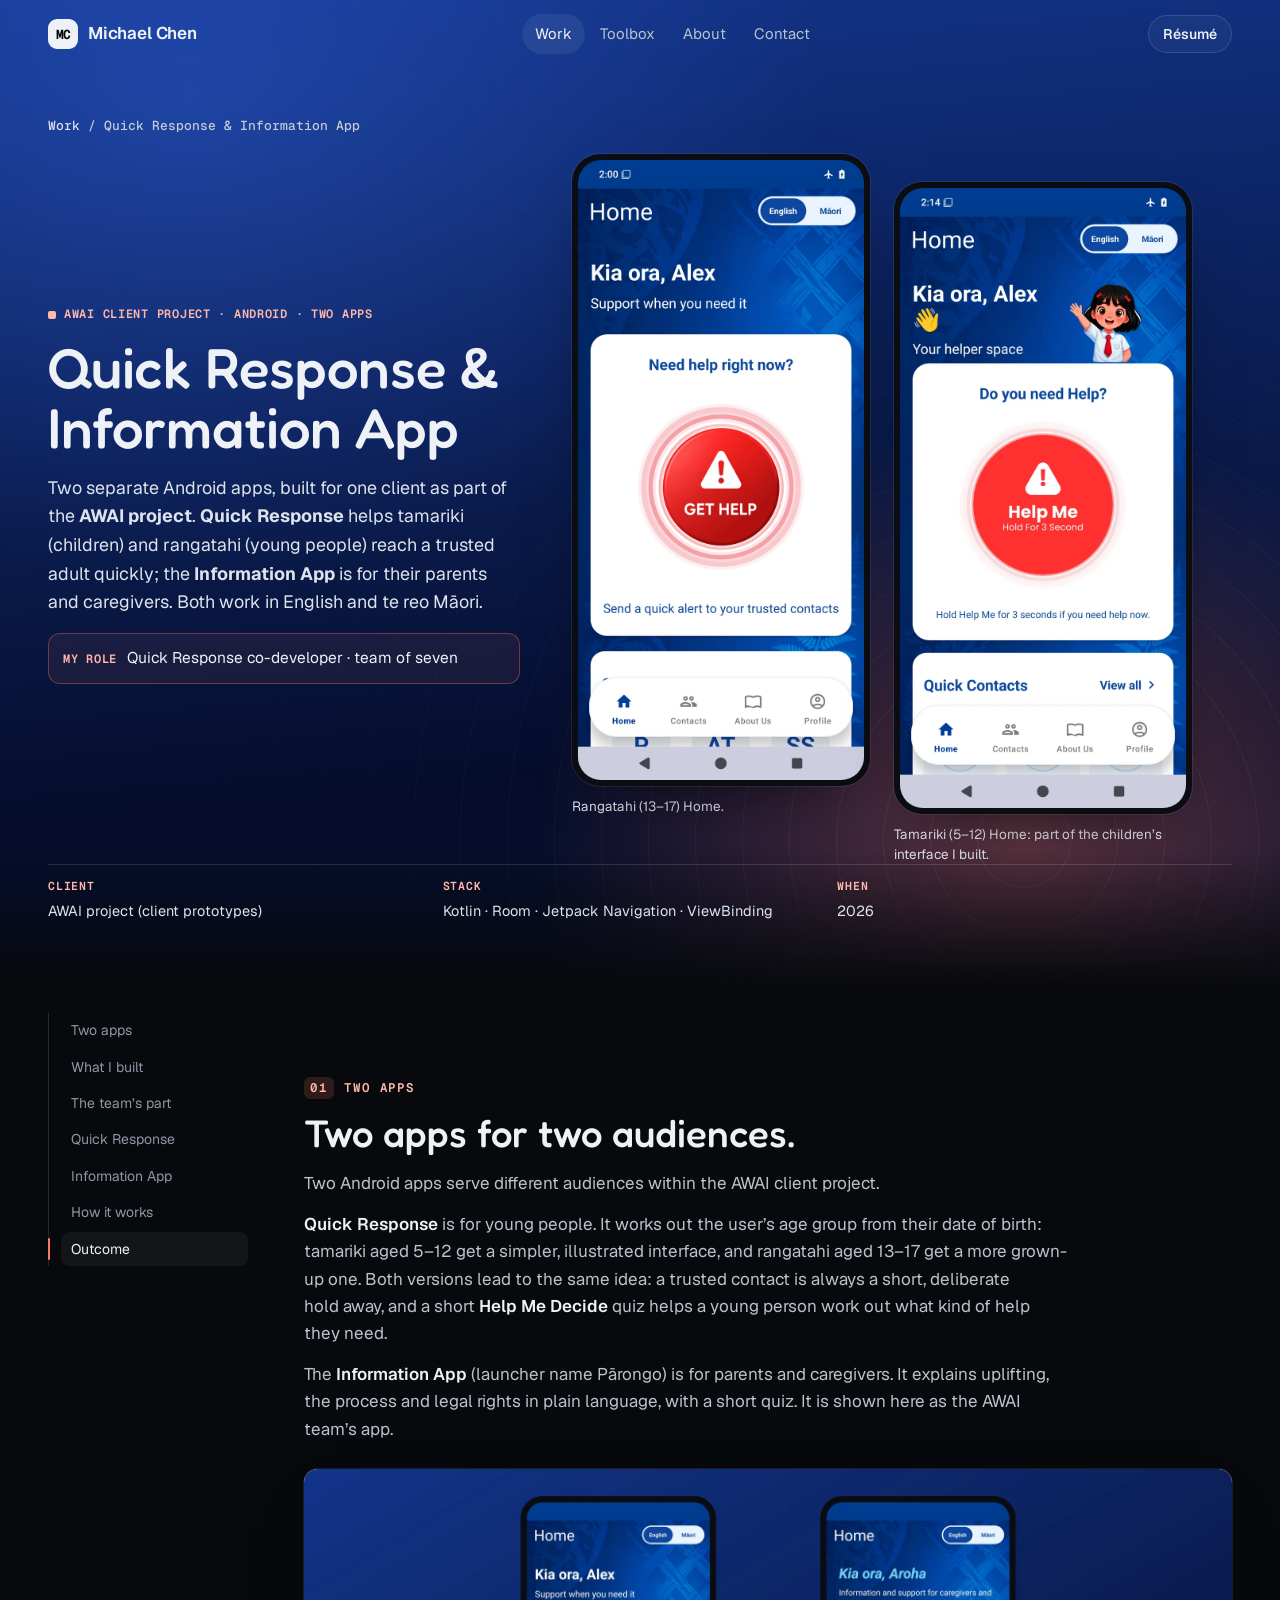
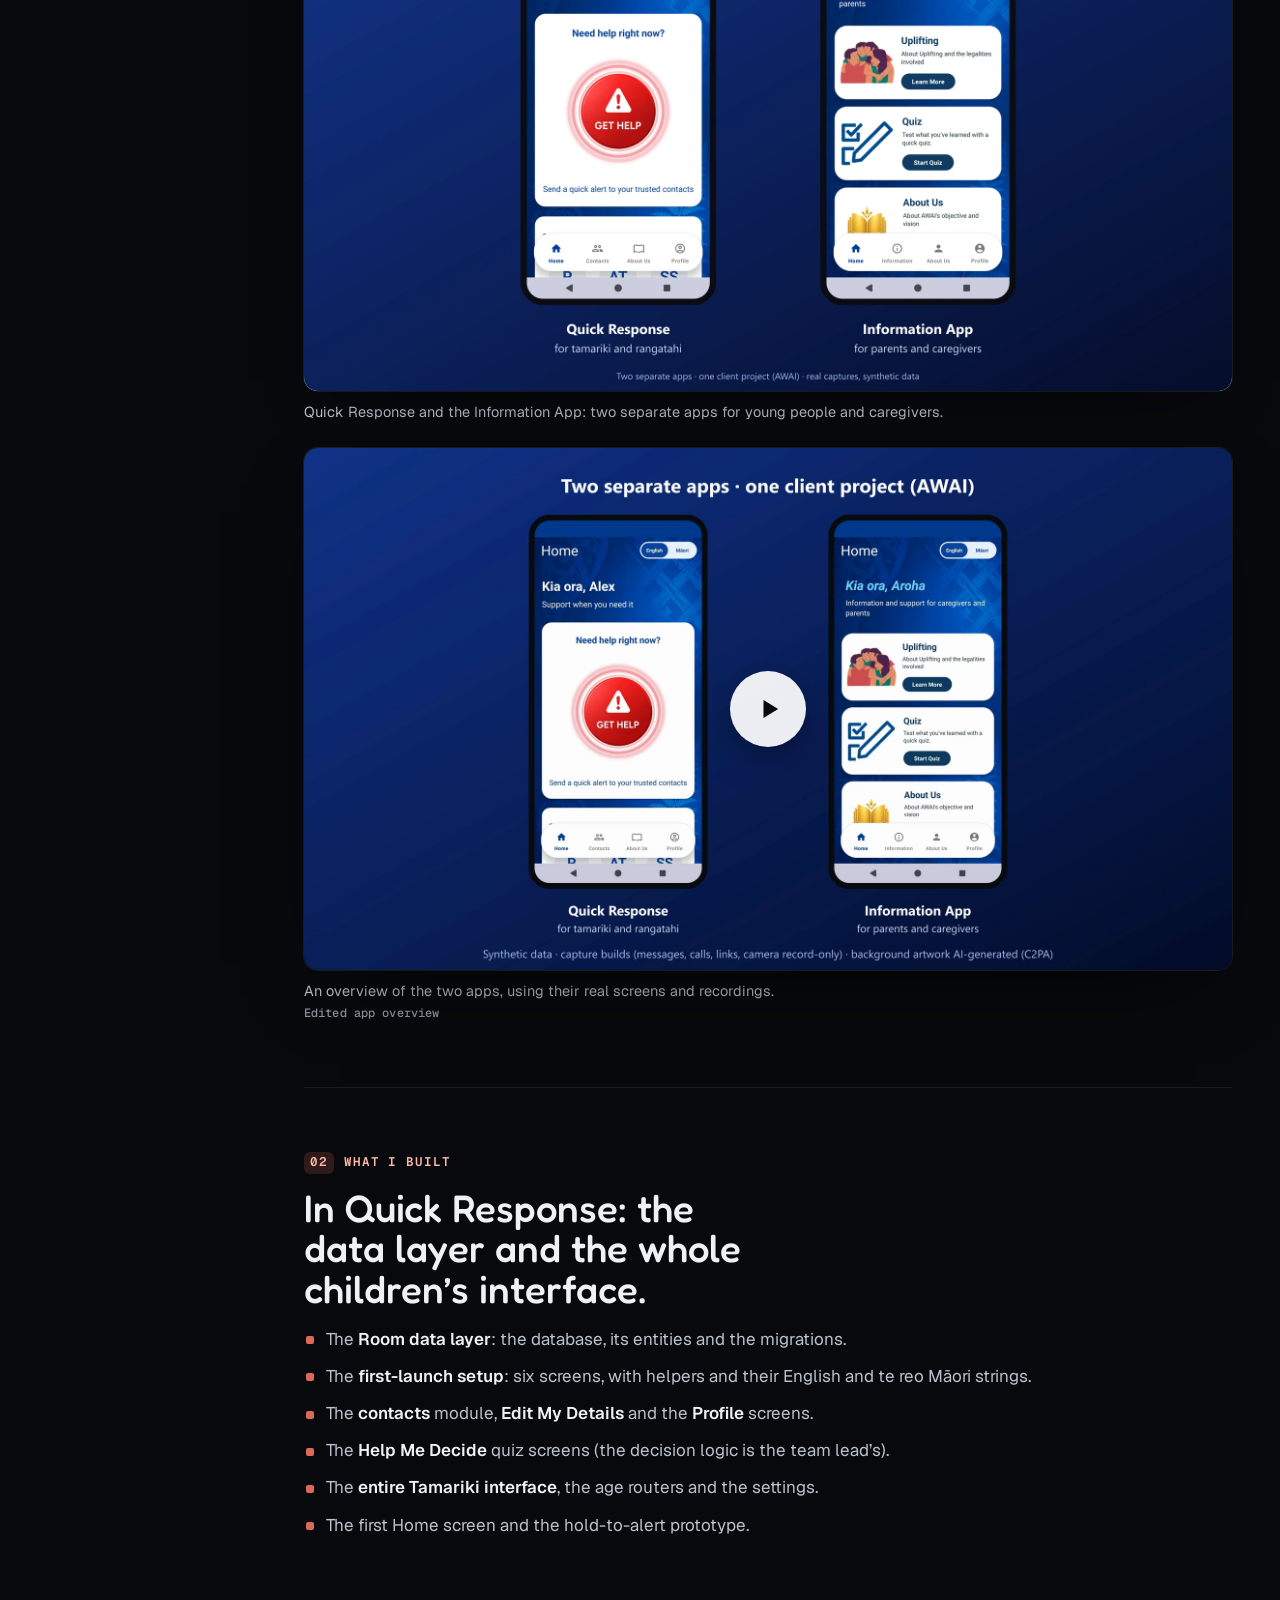
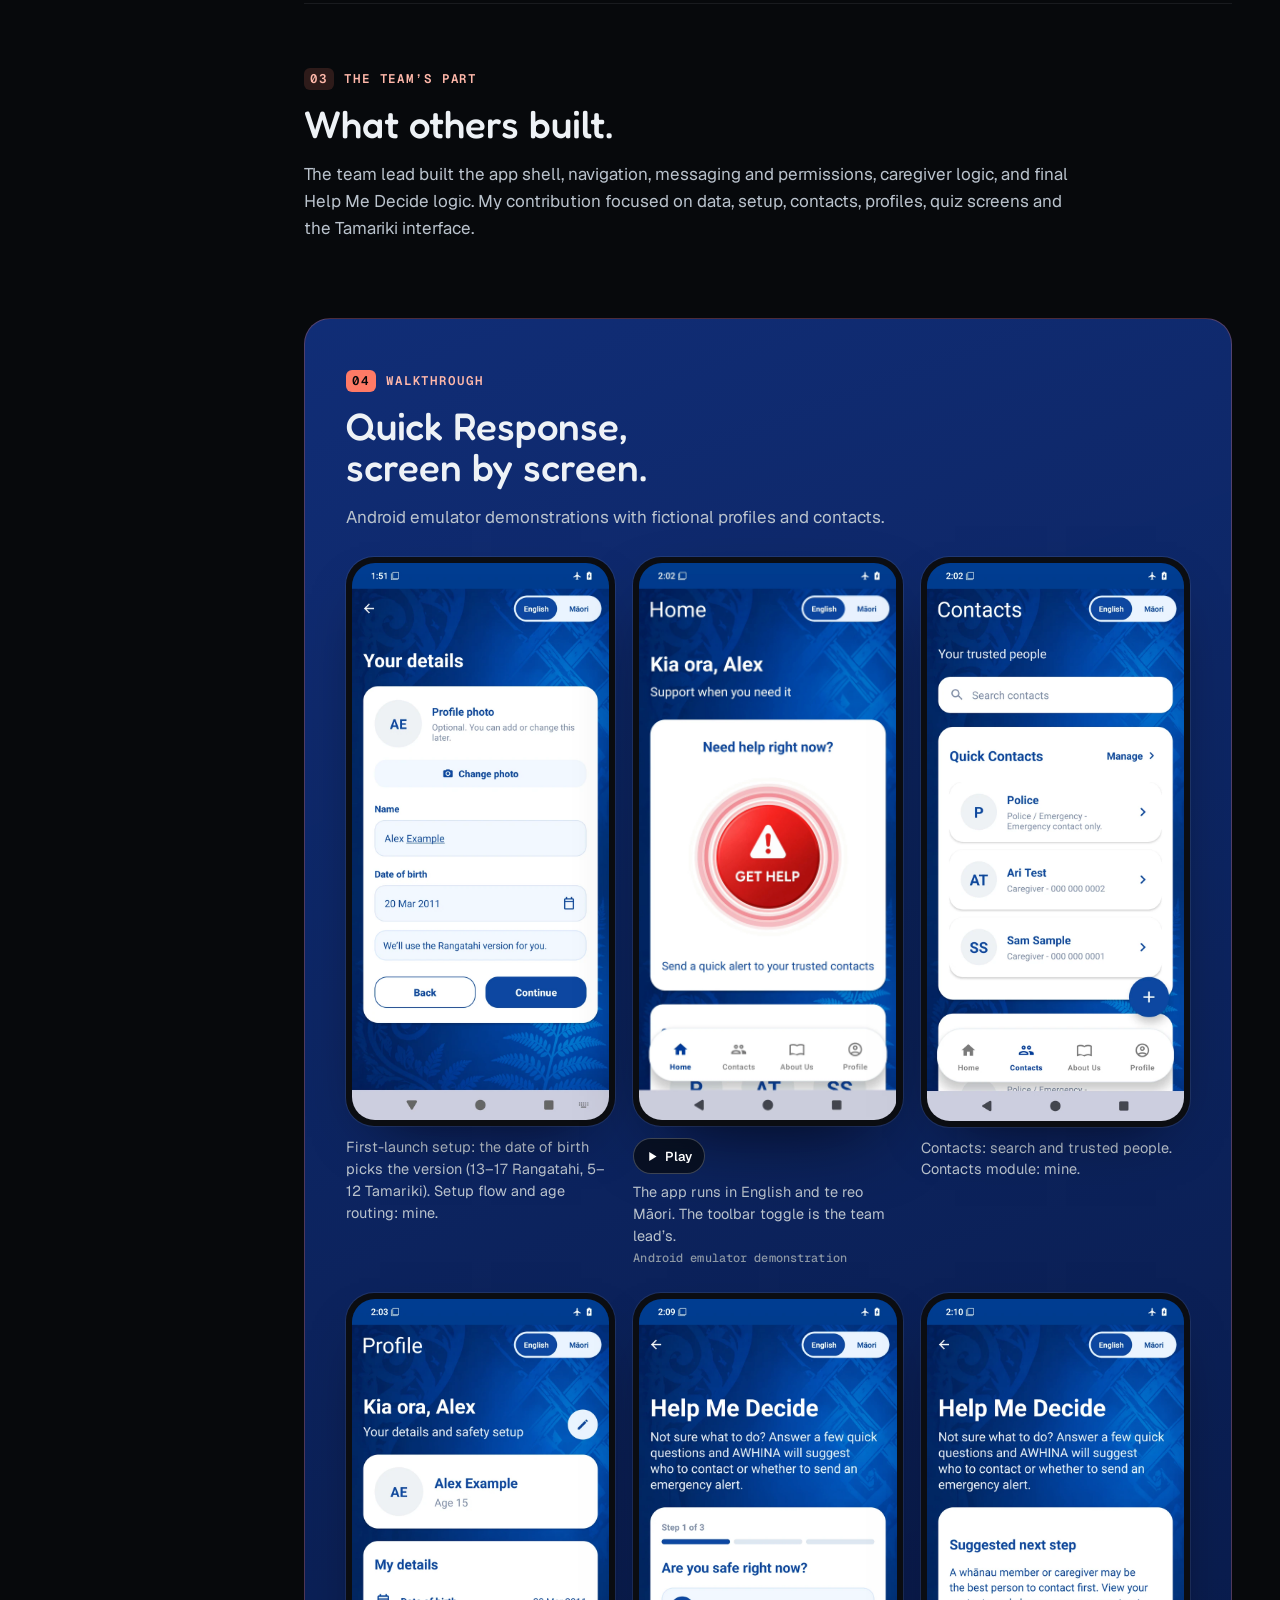
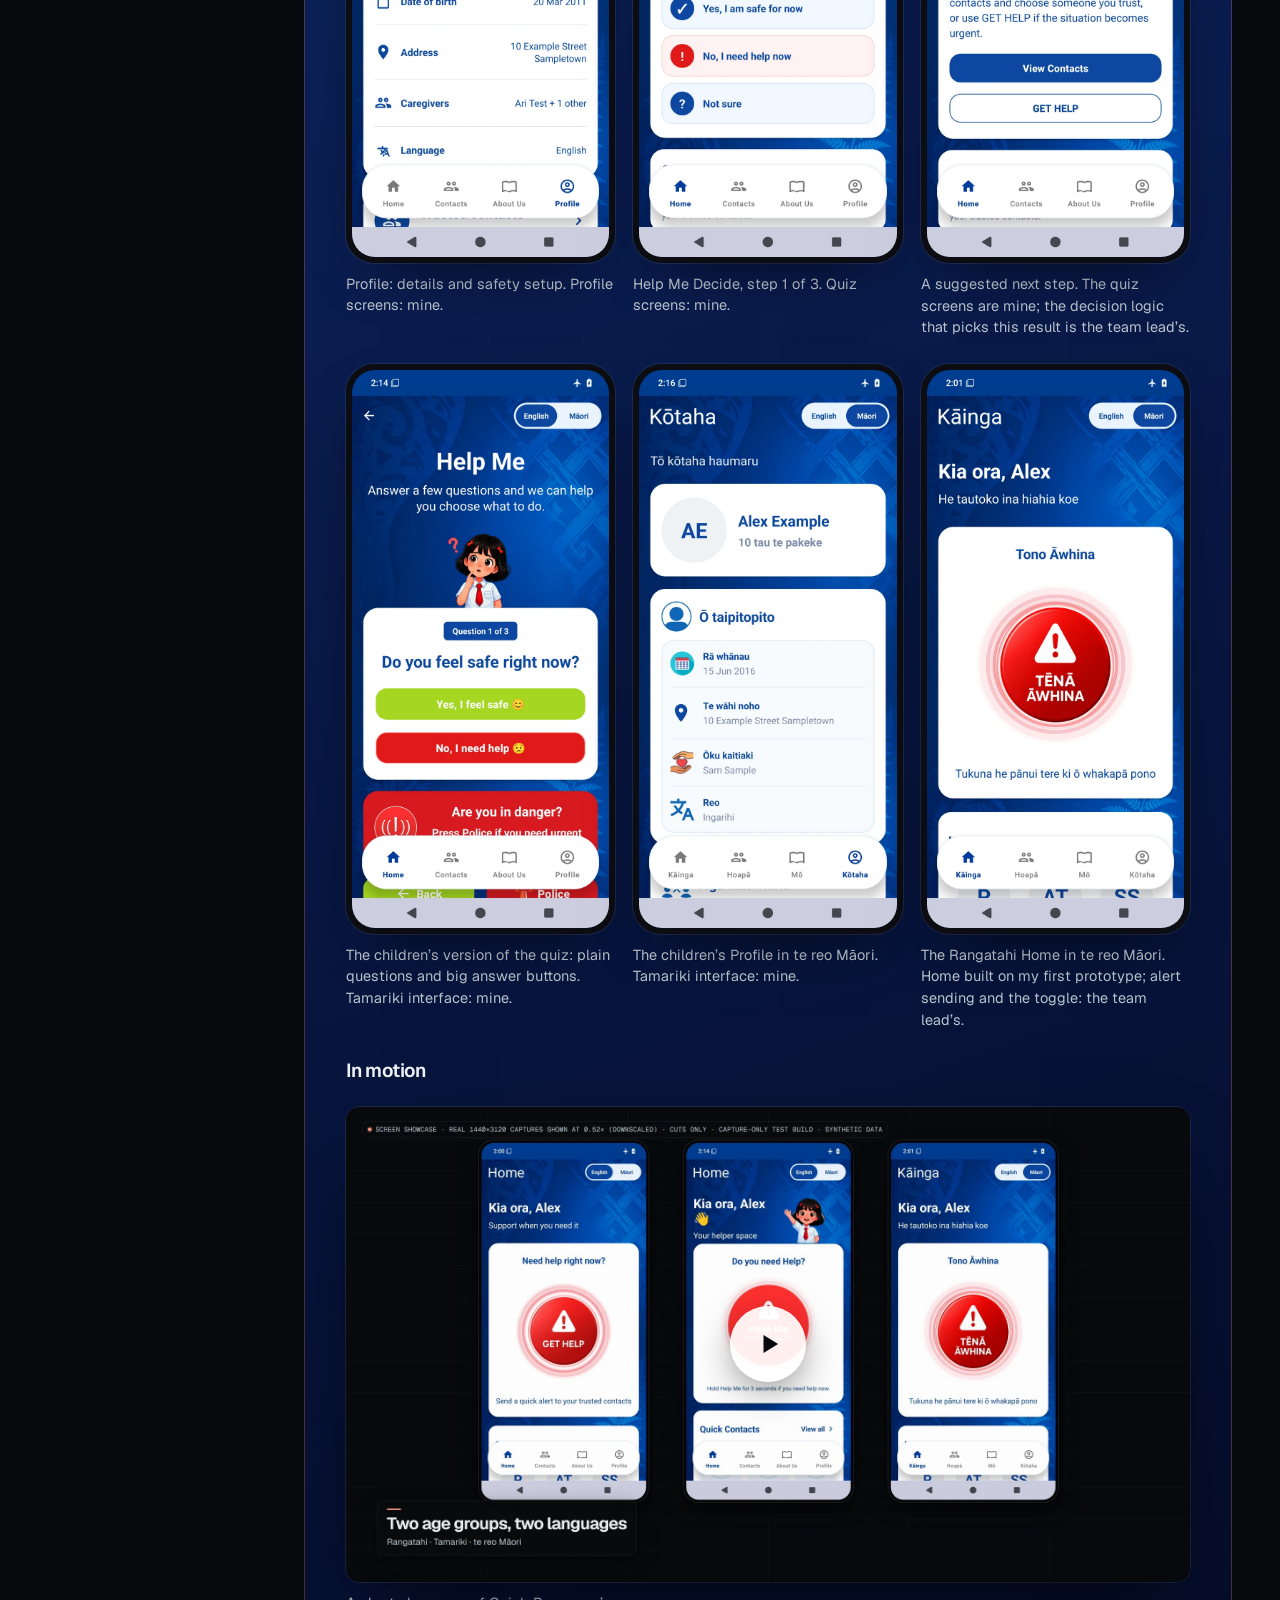
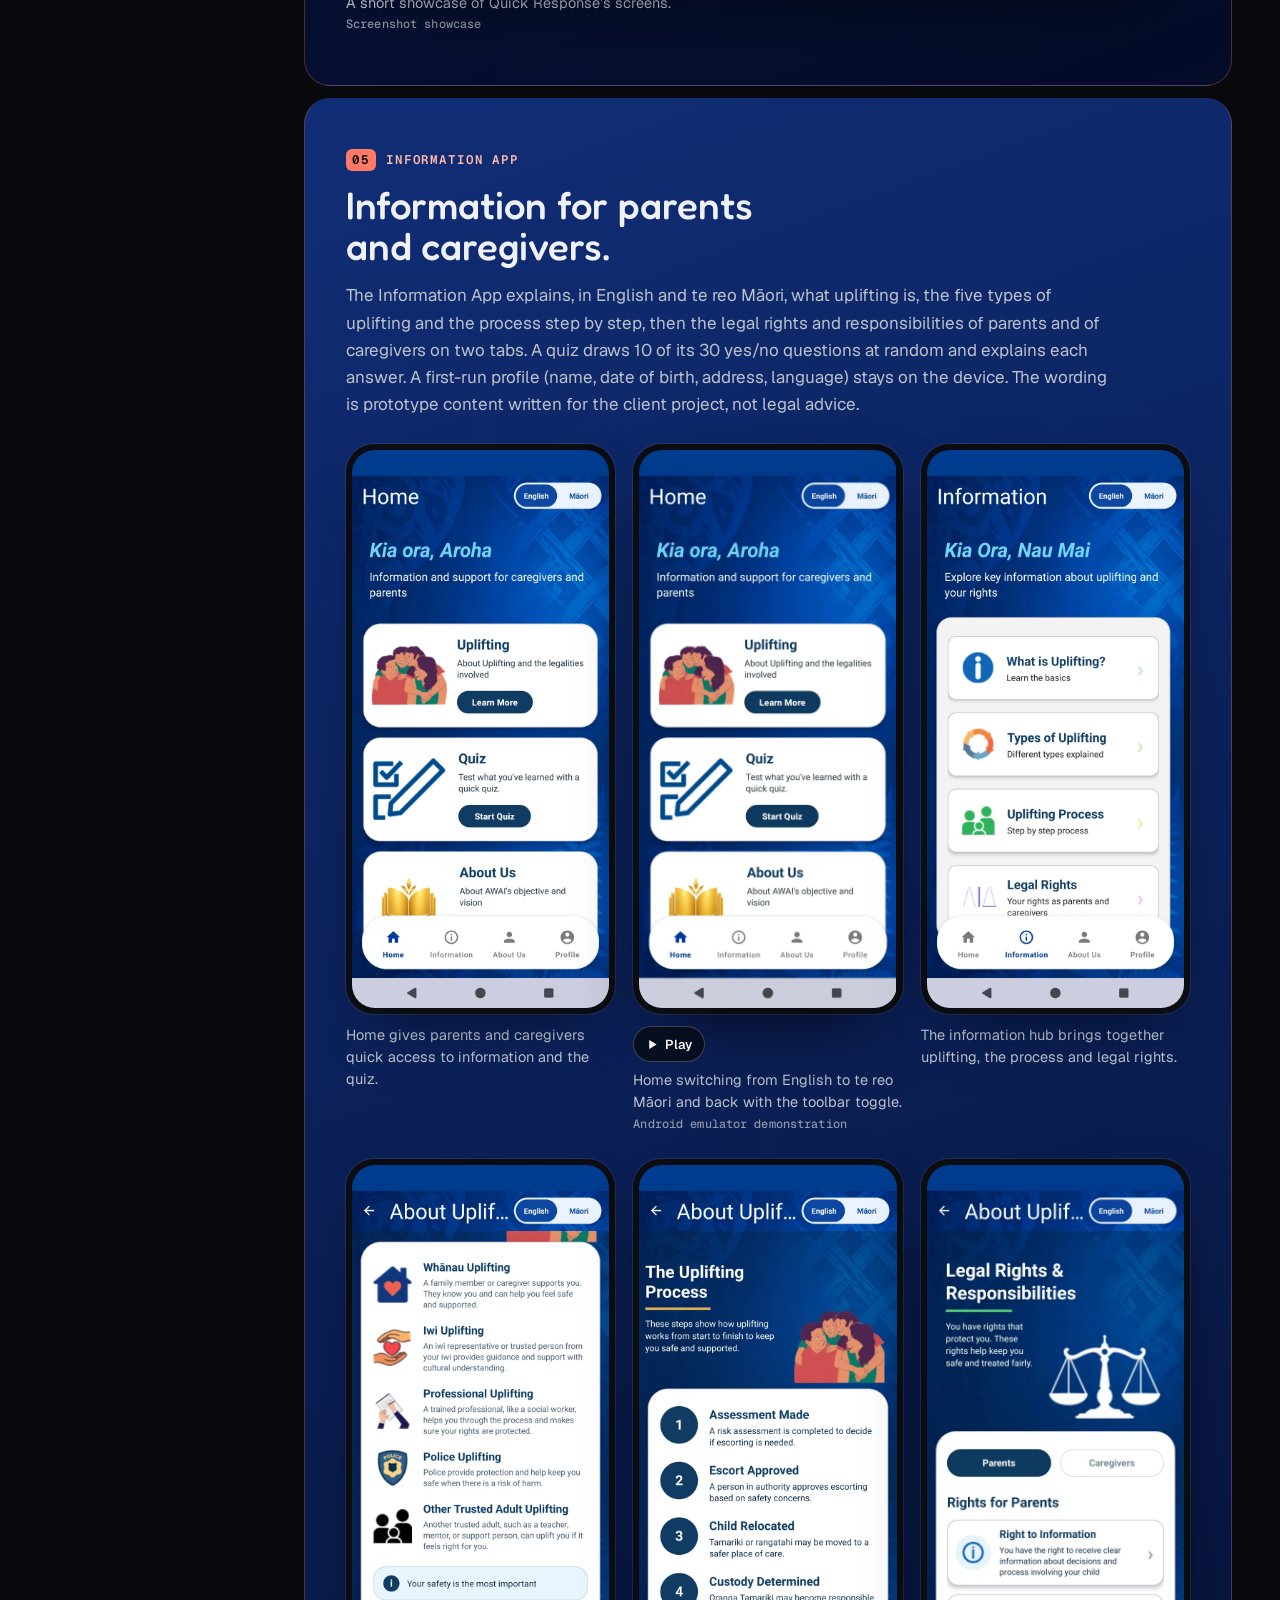
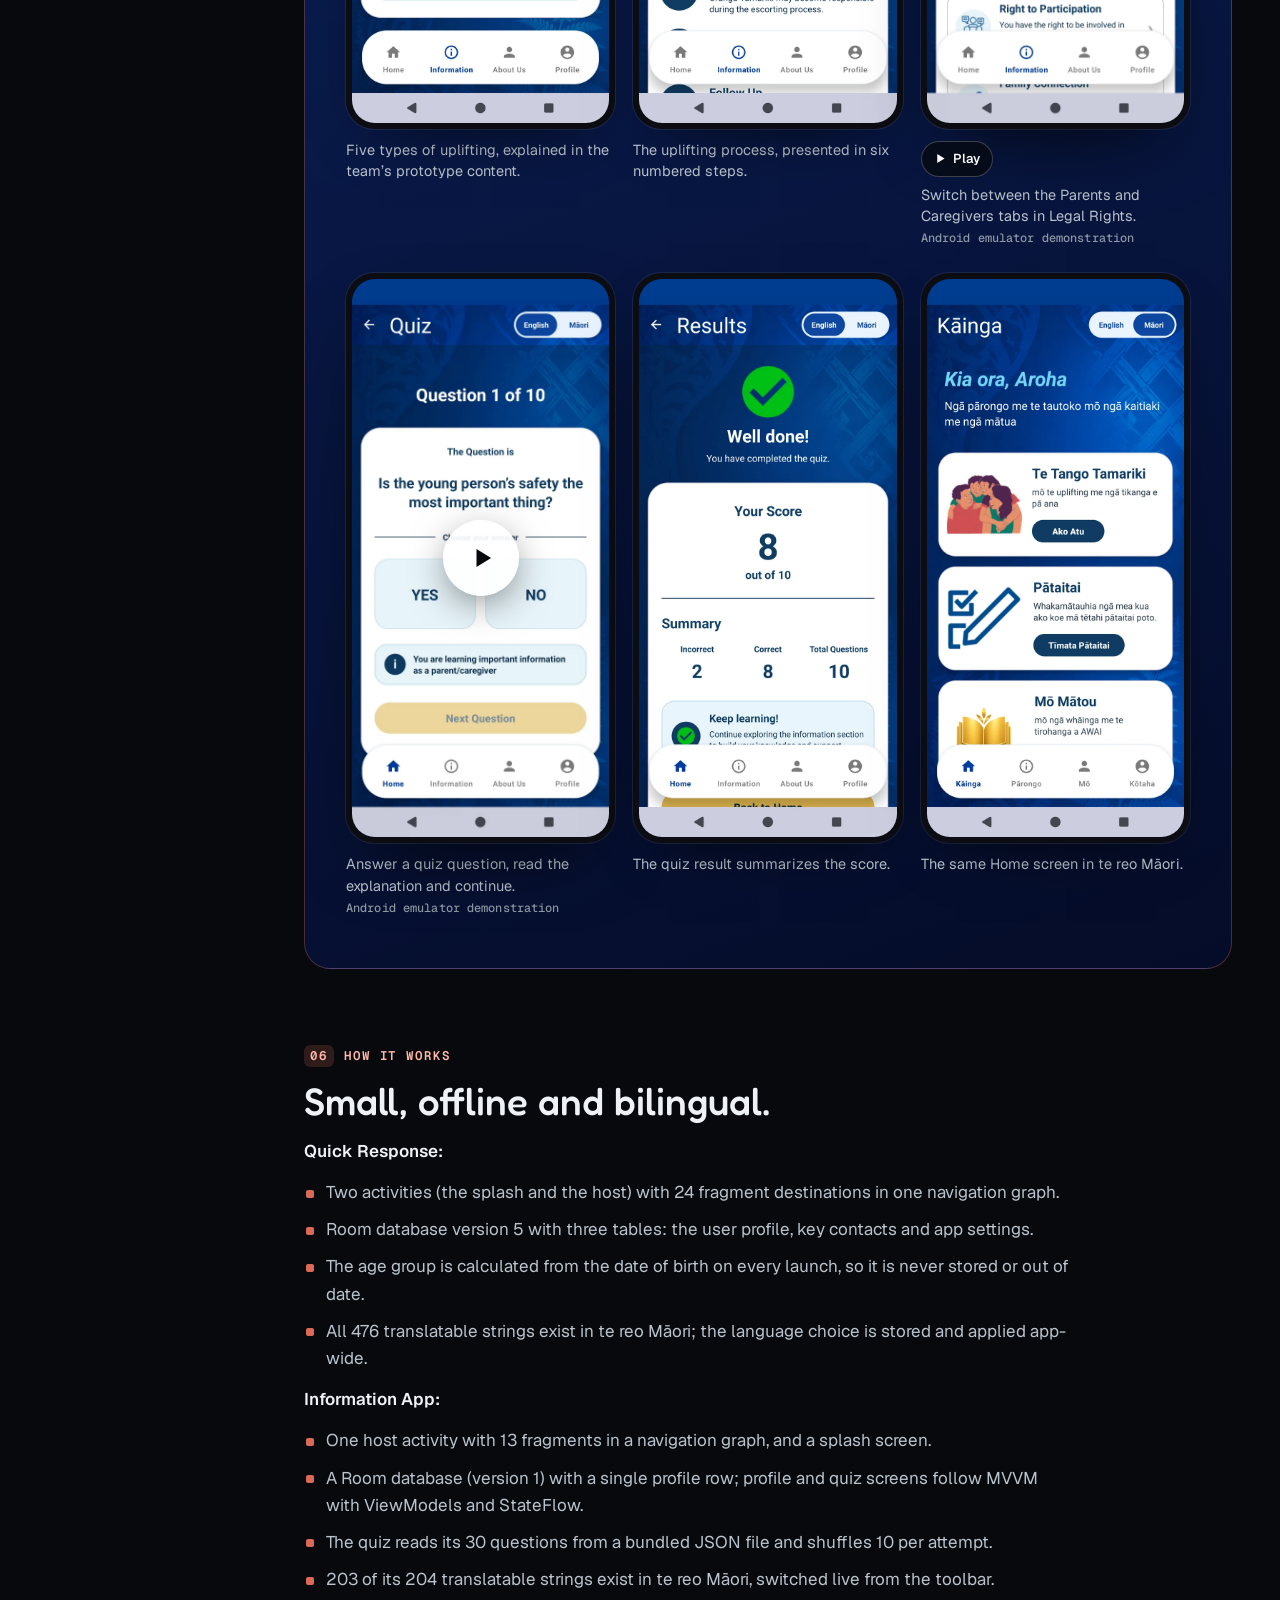
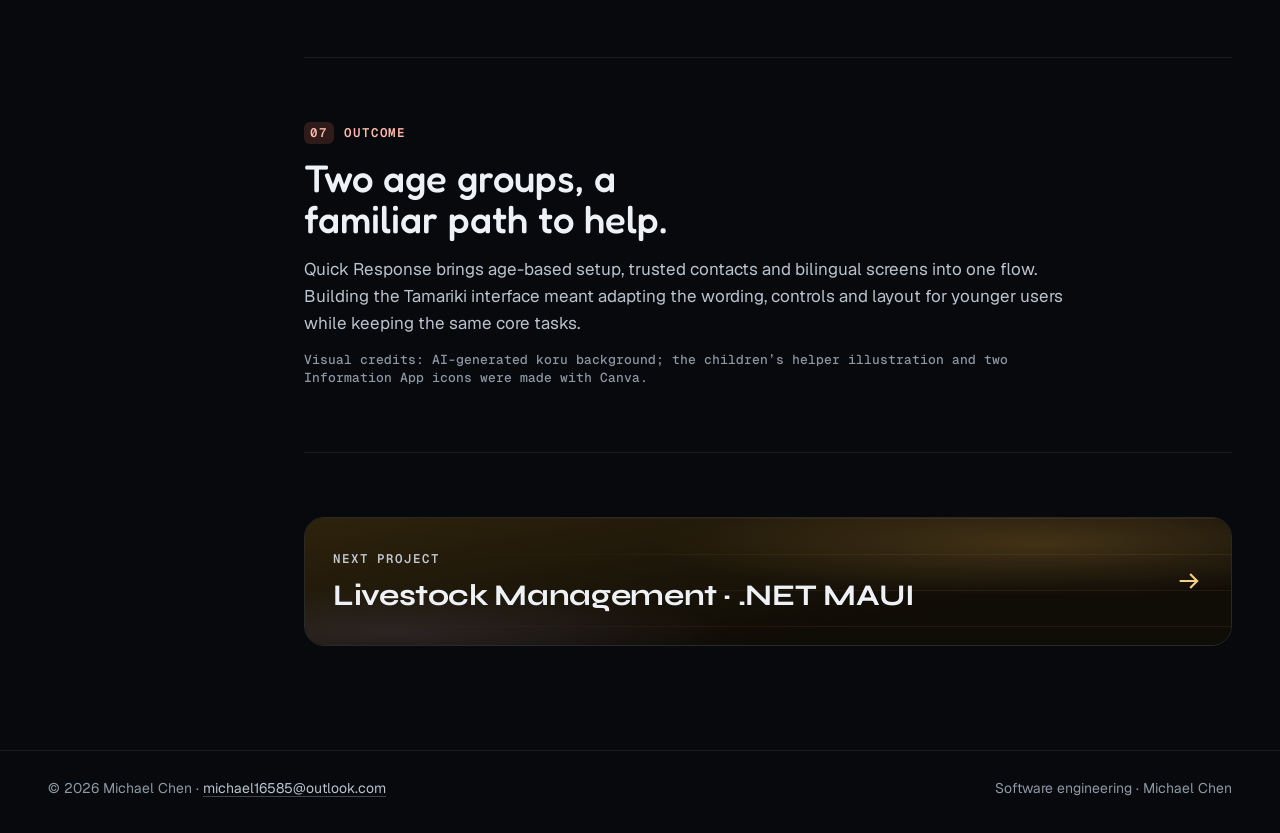
<file: project-awai.html>
<!doctype html>
<html lang="en-NZ">
<head>
  <meta charset="utf-8">
  <meta name="viewport" content="width=device-width, initial-scale=1">
  <title>Quick Response &amp; Information App (AWAI project) — Michael Chen</title>
  <meta name="description" content="Two Android apps built for one client as part of the AWAI project: Quick Response for tamariki and rangatahi, and the Information App for parents and caregivers, both in English and te reo Māori. In Quick Response, Michael Chen built the data layer, setup, contacts, the quiz screens, profile and Tamariki interface.">
  <meta name="theme-color" content="#07090c">
  <link rel="canonical" href="https://michaelchen97.github.io/project-awai.html">
  <meta property="og:type" content="article">
  <meta property="og:site_name" content="Michael Chen — Software Engineer">
  <meta property="og:title" content="Quick Response &amp; Information App (AWAI project) — Michael Chen">
  <meta property="og:description" content="Two Android apps built for one client as part of the AWAI project: Quick Response for tamariki and rangatahi, and the Information App for parents and caregivers, both in English and te reo Māori. In Quick Response, Michael Chen built the data layer, setup, contacts, the quiz screens, profile and Tamariki interface.">
  <meta property="og:url" content="https://michaelchen97.github.io/project-awai.html">
  <meta property="og:image" content="https://michaelchen97.github.io/assets/og/og-project-awai.jpg">
  <meta property="og:image:width" content="1200">
  <meta property="og:image:height" content="630">
  <meta property="og:image:alt" content="Quick Response &amp; Information App (AWAI project) — Michael Chen: preview image">
  <meta name="twitter:card" content="summary_large_image">
  <meta name="twitter:image" content="https://michaelchen97.github.io/assets/og/og-project-awai.jpg">
  <link rel="preload" href="assets/fonts/Geist-Variable.woff2" as="font" type="font/woff2" crossorigin>
  <link rel="preload" href="assets/fonts/Fredoka-Medium-latin.woff2" as="font" type="font/woff2" crossorigin>
  <script>document.documentElement.classList.add("js")</script>
  <link rel="stylesheet" href="assets/css/site.css">
  <link rel="icon" href="data:image/svg+xml,%3Csvg xmlns='http://www.w3.org/2000/svg' viewBox='0 0 32 32'%3E%3Crect width='32' height='32' rx='8' fill='%23eef2f6'/%3E%3Ctext x='16' y='21' font-family='monospace' font-size='13' font-weight='700' text-anchor='middle' fill='%2307090c'%3EMC%3C/text%3E%3C/svg%3E">
</head>

<body class="w-awhina">
<a class="skip" href="#main">Skip to content</a>
<header class="site-header">
  <div class="wrap">
    <a class="brand" href="./"><span class="brand-mark" aria-hidden="true">MC</span><span>Michael Chen</span><span class="sr-only">, home</span></a>
    <nav class="nav" id="site-nav" aria-label="Primary">
      <a href="./#work" data-nav="work" aria-current="true">Work</a>
      <a href="./#toolbox" data-nav="toolbox">Toolbox</a>
      <a href="./#about" data-nav="about">About</a>
      <a href="./#contact" data-nav="contact">Contact</a>
    </nav>
    <div class="header-actions">
      <a class="btn btn-sm header-cta" href="https://canva.link/l92zh4dfmt63nav" target="_blank" rel="noopener noreferrer">Résumé<span class="sr-only"> (opens in a new tab)</span></a>
      <button class="btn btn-sm nav-toggle" type="button" aria-controls="site-nav" aria-expanded="false">Menu</button>
    </div>
  </div>
</header>

<main id="main">
  <section class="case-hero w-awhina">
    <div class="art w-awhina" aria-hidden="true"></div>
    <div class="wrap">
      <nav class="crumbs" aria-label="Breadcrumb"><a href="./#awhina">Work</a><span aria-hidden="true">/</span><span>Quick Response &amp; Information App</span></nav>
      <div class="ch-grid">
        <div class="ch-copy">
          <p class="tag">AWAI client project · Android · two apps</p>
          <h1>Quick Response &amp; Information App</h1>
          <p class="lede">Two separate Android apps, built for one client as part of the <strong>AWAI project</strong>. <strong>Quick Response</strong> helps tamariki (children) and rangatahi (young people) reach a trusted adult quickly; the <strong>Information App</strong> is for their parents and caregivers. Both work in English and te reo Māori.</p>
          <p class="role"><b>My role</b><span>Quick Response co-developer · team of seven</span></p>
        </div>
        <div class="ch-media">
          <div class="figs phones pair" style="margin:0"><figure class="fig phoneshot">
  <button class="shot" type="button" data-zoom data-group="aw-hero" data-full="assets/media/awhina/AW-S05-1440.webp" data-caption="Rangatahi (13–17) Home." data-alt="Rangatahi (13–17) Home." aria-label="Enlarge: Rangatahi (13–17) Home.">
    <picture><img src="assets/media/awhina/AW-S05-1440.webp" srcset="assets/media/awhina/AW-S05-720.webp 720w, assets/media/awhina/AW-S05-1080.webp 1080w, assets/media/awhina/AW-S05-1440.webp 1440w" sizes="(max-width: 960px) 44vw, 300px" width="1440" height="3120" loading="eager" decoding="async" alt="Rangatahi (13–17) Home."></picture>
    <span class="zoom-hint" aria-hidden="true">Enlarge ⤢</span>
  </button>
  <figcaption><span>Rangatahi (13–17) Home.</span></figcaption>
</figure><figure class="fig phoneshot">
  <button class="shot" type="button" data-zoom data-group="aw-hero" data-full="assets/media/awhina/AW-S12-1440.webp" data-caption="Tamariki (5–12) Home: part of the children’s interface I built." data-alt="Tamariki (5–12) Home: part of the children’s interface I built." aria-label="Enlarge: Tamariki (5–12) Home: part of the children’s interface I built.">
    <picture><img src="assets/media/awhina/AW-S12-1440.webp" srcset="assets/media/awhina/AW-S12-720.webp 720w, assets/media/awhina/AW-S12-1080.webp 1080w, assets/media/awhina/AW-S12-1440.webp 1440w" sizes="(max-width: 960px) 44vw, 300px" width="1440" height="3120" loading="eager" decoding="async" alt="Tamariki (5–12) Home: part of the children’s interface I built."></picture>
    <span class="zoom-hint" aria-hidden="true">Enlarge ⤢</span>
  </button>
  <figcaption><span>Tamariki (5–12) Home: part of the children’s interface I built.</span></figcaption>
</figure></div>
        </div>
        <dl class="facts">
        <div><dt>Client</dt><dd>AWAI project (client prototypes)</dd></div>
        <div><dt>Stack</dt><dd>Kotlin · Room · Jetpack Navigation · ViewBinding</dd></div>
        <div><dt>When</dt><dd>2026</dd></div>
      </dl>
      </div>
    </div>
  </section>
  <div class="wrap case-layout">
    <nav class="toc" aria-label="On this page"><a href="#context">Two apps</a><a href="#built">What I built</a><a href="#team">The team’s part</a><a href="#walkthrough">Quick Response</a><a href="#info-app">Information App</a><a href="#engineering">How it works</a><a href="#safety">Outcome</a></nav>
    <div>
      <section class="chapter" id="context" aria-labelledby="h-context">
        <p class="kicker"><span class="n">01</span> Two apps</p>
        <h2 id="h-context">Two apps for two audiences.</h2>
        <div class="prose">
          <p>Two Android apps serve different audiences within the AWAI client project.</p>
          <p><strong>Quick Response</strong> is for young people. It works out the user’s age group from their date of birth: tamariki aged 5–12 get a simpler, illustrated interface, and rangatahi aged 13–17 get a more grown-up one. Both versions lead to the same idea: a trusted contact is always a short, deliberate hold away, and a short <strong>Help Me Decide</strong> quiz helps a young person work out what kind of help they need.</p>
          <p>The <strong>Information App</strong> (launcher name Pārongo) is for parents and caregivers. It explains uplifting, the process and legal rights in plain language, with a short quiz. It is shown here as the AWAI team’s app.</p>

        </div>
<div class="figs">
  <figure class="fig">
  <button class="shot" type="button" data-zoom data-group="ia-pair" data-full="assets/media/information-app/IA-C01_dual-device-3840.webp" data-caption="Quick Response and the Information App: two separate apps for young people and caregivers." data-alt="Quick Response and the Information App: two separate apps for young people and caregivers." aria-label="Enlarge: Quick Response and the Information App: two separate apps for young people and caregivers.">
    <picture><img src="assets/media/information-app/IA-C01_dual-device-1920.webp" srcset="assets/media/information-app/IA-C01_dual-device-1920.webp 1920w" sizes="(max-width: 1040px) 100vw, 1000px" width="3840" height="2160" loading="lazy" decoding="async" alt="Quick Response and the Information App: two separate apps for young people and caregivers."></picture>
    <span class="zoom-hint" aria-hidden="true">Enlarge ⤢</span>
  </button>
  <figcaption><span>Quick Response and the Information App: two separate apps for young people and caregivers.</span></figcaption>
</figure>
</div>
<div class="figs">
  <figure class="fig fig-video">
  <div class="frame" style="--ar:1920/1080">
    <noscript><a class="nojs" href="assets/media/information-app/IA-F01_dual-app_h264_1920x1080p60.mp4"><img src="assets/media/information-app/IA-F01_dual-app_poster_1920.webp" width="1920" height="1080" alt="An overview of the two apps, using their real screens and recordings. (opens the video)"></a></noscript>
    <video data-mode="click" data-src="assets/media/information-app/IA-F01_dual-app_h264_1920x1080p60.mp4" data-poster="assets/media/information-app/IA-F01_dual-app_poster_1920.webp" width="1920" height="1080" preload="none" muted playsinline aria-label="An overview of the two apps, using their real screens and recordings."></video>
  </div>
  <figcaption><span>An overview of the two apps, using their real screens and recordings.</span><span class="tag">Edited app overview</span></figcaption>
</figure>
</div>
      </section>
      <section class="chapter" id="built" aria-labelledby="h-built">
        <p class="kicker"><span class="n">02</span> What I built</p>
        <h2 id="h-built">In Quick Response: the data layer and the whole children’s interface.</h2>
        <div class="prose">
          <ul>
            <li>The <strong>Room data layer</strong>: the database, its entities and the migrations.</li>
            <li>The <strong>first-launch setup</strong>: six screens, with helpers and their English and te reo Māori strings.</li>
            <li>The <strong>contacts</strong> module, <strong>Edit My Details</strong> and the <strong>Profile</strong> screens.</li>
            <li>The <strong>Help Me Decide</strong> quiz screens (the decision logic is the team lead’s).</li>
            <li>The <strong>entire Tamariki interface</strong>, the age routers and the settings.</li>
            <li>The first Home screen and the hold-to-alert prototype.</li>
          </ul>
        </div>
      </section>
      <section class="chapter" id="team" aria-labelledby="h-team">
        <p class="kicker"><span class="n">03</span> The team’s part</p>
        <h2 id="h-team">What others built.</h2>
        <div class="prose">
          <p>The team lead built the app shell, navigation, messaging and permissions, caregiver logic, and final Help Me Decide logic. My contribution focused on data, setup, contacts, profiles, quiz screens and the Tamariki interface.</p>
        </div>
      </section>
      <section class="chapter feature" id="walkthrough" aria-labelledby="h-walkthrough">
        <p class="kicker"><span class="n">04</span> Walkthrough</p>
        <h2 id="h-walkthrough">Quick Response, screen by screen.</h2>
        <div class="prose"><p>Android emulator demonstrations with fictional profiles and contacts.</p></div>
<div class="figs phones">
  <figure class="fig phoneshot">
  <button class="shot" type="button" data-zoom data-group="aw" data-full="assets/media/awhina/AW-S02-1440.webp" data-caption="First-launch setup: the date of birth picks the version (13–17 Rangatahi, 5–12 Tamariki). Setup flow and age routing: mine." data-alt="First-launch setup: the date of birth picks the version (13–17 Rangatahi, 5–12 Tamariki). Setup flow and age routing: mine." aria-label="Enlarge: First-launch setup: the date of birth picks the version (13–17 Rangatahi, 5–12 Tamariki). Setup flow and age routing: mine.">
    <picture><img src="assets/media/awhina/AW-S02-1440.webp" srcset="assets/media/awhina/AW-S02-720.webp 720w, assets/media/awhina/AW-S02-1080.webp 1080w, assets/media/awhina/AW-S02-1440.webp 1440w" sizes="(max-width: 420px) 92vw, (max-width: 860px) 46vw, 380px" width="1440" height="3120" loading="lazy" decoding="async" alt="First-launch setup: the date of birth picks the version (13–17 Rangatahi, 5–12 Tamariki). Setup flow and age routing: mine."></picture>
    <span class="zoom-hint" aria-hidden="true">Enlarge ⤢</span>
  </button>
  <figcaption><span>First-launch setup: the date of birth picks the version (13–17 Rangatahi, 5–12 Tamariki). Setup flow and age routing: mine.</span></figcaption>
</figure>
  <figure class="fig fig-video phoneshot">
  <div class="frame" style="--ar:1080/2340">
    <noscript><a class="nojs" href="assets/media/awhina/AW-L01_language-toggle_h264_1080x2340p60.mp4"><img src="assets/media/awhina/AW-L01_language-toggle_poster_1080.webp" width="1080" height="2340" alt="Switching the Home screen from English to te reo Māori and back (opens the video)"></a></noscript>
    <video data-mode="loop" data-src="assets/media/awhina/AW-L01_language-toggle_h264_1080x2340p60.mp4" data-src-sm="assets/media/awhina/AW-L01_language-toggle_h264_720x1560p60.mp4" data-poster="assets/media/awhina/AW-L01_language-toggle_poster_1080.webp" width="1080" height="2340" preload="none" muted playsinline aria-label="Switching the Home screen from English to te reo Māori and back"></video>
  </div>
  <figcaption><span>The app runs in English and te reo Māori. The toolbar toggle is the team lead’s.</span><span class="tag">Android emulator demonstration</span></figcaption>
</figure>
  <figure class="fig phoneshot">
  <button class="shot" type="button" data-zoom data-group="aw" data-full="assets/media/awhina/AW-S07-1440.webp" data-caption="Contacts: search and trusted people. Contacts module: mine." data-alt="Contacts: search and trusted people. Contacts module: mine." aria-label="Enlarge: Contacts: search and trusted people. Contacts module: mine.">
    <picture><img src="assets/media/awhina/AW-S07-1440.webp" srcset="assets/media/awhina/AW-S07-720.webp 720w, assets/media/awhina/AW-S07-1080.webp 1080w, assets/media/awhina/AW-S07-1440.webp 1440w" sizes="(max-width: 420px) 92vw, (max-width: 860px) 46vw, 380px" width="1440" height="3120" loading="lazy" decoding="async" alt="Contacts: search and trusted people. Contacts module: mine."></picture>
    <span class="zoom-hint" aria-hidden="true">Enlarge ⤢</span>
  </button>
  <figcaption><span>Contacts: search and trusted people. Contacts module: mine.</span></figcaption>
</figure>
</div>
<div class="figs phones">
  <figure class="fig phoneshot">
  <button class="shot" type="button" data-zoom data-group="aw" data-full="assets/media/awhina/AW-S10a-1440.webp" data-caption="Profile: details and safety setup. Profile screens: mine." data-alt="Profile: details and safety setup. Profile screens: mine." aria-label="Enlarge: Profile: details and safety setup. Profile screens: mine.">
    <picture><img src="assets/media/awhina/AW-S10a-1440.webp" srcset="assets/media/awhina/AW-S10a-720.webp 720w, assets/media/awhina/AW-S10a-1080.webp 1080w, assets/media/awhina/AW-S10a-1440.webp 1440w" sizes="(max-width: 420px) 92vw, (max-width: 860px) 46vw, 380px" width="1440" height="3120" loading="lazy" decoding="async" alt="Profile: details and safety setup. Profile screens: mine."></picture>
    <span class="zoom-hint" aria-hidden="true">Enlarge ⤢</span>
  </button>
  <figcaption><span>Profile: details and safety setup. Profile screens: mine.</span></figcaption>
</figure>
  <figure class="fig phoneshot">
  <button class="shot" type="button" data-zoom data-group="aw" data-full="assets/media/awhina/AW-S09a-1440.webp" data-caption="Help Me Decide, step 1 of 3. Quiz screens: mine." data-alt="Help Me Decide, step 1 of 3. Quiz screens: mine." aria-label="Enlarge: Help Me Decide, step 1 of 3. Quiz screens: mine.">
    <picture><img src="assets/media/awhina/AW-S09a-1440.webp" srcset="assets/media/awhina/AW-S09a-720.webp 720w, assets/media/awhina/AW-S09a-1080.webp 1080w, assets/media/awhina/AW-S09a-1440.webp 1440w" sizes="(max-width: 420px) 92vw, (max-width: 860px) 46vw, 380px" width="1440" height="3120" loading="lazy" decoding="async" alt="Help Me Decide, step 1 of 3. Quiz screens: mine."></picture>
    <span class="zoom-hint" aria-hidden="true">Enlarge ⤢</span>
  </button>
  <figcaption><span>Help Me Decide, step 1 of 3. Quiz screens: mine.</span></figcaption>
</figure>
  <figure class="fig phoneshot">
  <button class="shot" type="button" data-zoom data-group="aw" data-full="assets/media/awhina/AW-S09d-1440.webp" data-caption="A suggested next step. The quiz screens are mine; the decision logic that picks this result is the team lead’s." data-alt="A suggested next step. The quiz screens are mine; the decision logic that picks this result is the team lead’s." aria-label="Enlarge: A suggested next step. The quiz screens are mine; the decision logic that picks this result is the team lead’s.">
    <picture><img src="assets/media/awhina/AW-S09d-1440.webp" srcset="assets/media/awhina/AW-S09d-720.webp 720w, assets/media/awhina/AW-S09d-1080.webp 1080w, assets/media/awhina/AW-S09d-1440.webp 1440w" sizes="(max-width: 420px) 92vw, (max-width: 860px) 46vw, 380px" width="1440" height="3120" loading="lazy" decoding="async" alt="A suggested next step. The quiz screens are mine; the decision logic that picks this result is the team lead’s."></picture>
    <span class="zoom-hint" aria-hidden="true">Enlarge ⤢</span>
  </button>
  <figcaption><span>A suggested next step. The quiz screens are mine; the decision logic that picks this result is the team lead’s.</span></figcaption>
</figure>
</div>
<div class="figs phones">
  <figure class="fig phoneshot">
  <button class="shot" type="button" data-zoom data-group="aw" data-full="assets/media/awhina/AW-S13a-1440.webp" data-caption="The children’s version of the quiz: plain questions and big answer buttons. Tamariki interface: mine." data-alt="The children’s version of the quiz: plain questions and big answer buttons. Tamariki interface: mine." aria-label="Enlarge: The children’s version of the quiz: plain questions and big answer buttons. Tamariki interface: mine.">
    <picture><img src="assets/media/awhina/AW-S13a-1440.webp" srcset="assets/media/awhina/AW-S13a-720.webp 720w, assets/media/awhina/AW-S13a-1080.webp 1080w, assets/media/awhina/AW-S13a-1440.webp 1440w" sizes="(max-width: 420px) 92vw, (max-width: 860px) 46vw, 380px" width="1440" height="3120" loading="lazy" decoding="async" alt="The children’s version of the quiz: plain questions and big answer buttons. Tamariki interface: mine."></picture>
    <span class="zoom-hint" aria-hidden="true">Enlarge ⤢</span>
  </button>
  <figcaption><span>The children’s version of the quiz: plain questions and big answer buttons. Tamariki interface: mine.</span></figcaption>
</figure>
  <figure class="fig phoneshot">
  <button class="shot" type="button" data-zoom data-group="aw" data-full="assets/media/awhina/AW-S14c-1440.webp" data-caption="The children’s Profile in te reo Māori. Tamariki interface: mine." data-alt="The children’s Profile in te reo Māori. Tamariki interface: mine." aria-label="Enlarge: The children’s Profile in te reo Māori. Tamariki interface: mine.">
    <picture><img src="assets/media/awhina/AW-S14c-1440.webp" srcset="assets/media/awhina/AW-S14c-720.webp 720w, assets/media/awhina/AW-S14c-1080.webp 1080w, assets/media/awhina/AW-S14c-1440.webp 1440w" sizes="(max-width: 420px) 92vw, (max-width: 860px) 46vw, 380px" width="1440" height="3120" loading="lazy" decoding="async" alt="The children’s Profile in te reo Māori. Tamariki interface: mine."></picture>
    <span class="zoom-hint" aria-hidden="true">Enlarge ⤢</span>
  </button>
  <figcaption><span>The children’s Profile in te reo Māori. Tamariki interface: mine.</span></figcaption>
</figure>
  <figure class="fig phoneshot">
  <button class="shot" type="button" data-zoom data-group="aw" data-full="assets/media/awhina/AW-S11-1440.webp" data-caption="The Rangatahi Home in te reo Māori. Home built on my first prototype; alert sending and the toggle: the team lead’s." data-alt="The Rangatahi Home in te reo Māori. Home built on my first prototype; alert sending and the toggle: the team lead’s." aria-label="Enlarge: The Rangatahi Home in te reo Māori. Home built on my first prototype; alert sending and the toggle: the team lead’s.">
    <picture><img src="assets/media/awhina/AW-S11-1440.webp" srcset="assets/media/awhina/AW-S11-720.webp 720w, assets/media/awhina/AW-S11-1080.webp 1080w, assets/media/awhina/AW-S11-1440.webp 1440w" sizes="(max-width: 420px) 92vw, (max-width: 860px) 46vw, 380px" width="1440" height="3120" loading="lazy" decoding="async" alt="The Rangatahi Home in te reo Māori. Home built on my first prototype; alert sending and the toggle: the team lead’s."></picture>
    <span class="zoom-hint" aria-hidden="true">Enlarge ⤢</span>
  </button>
  <figcaption><span>The Rangatahi Home in te reo Māori. Home built on my first prototype; alert sending and the toggle: the team lead’s.</span></figcaption>
</figure>
</div>
<h3>In motion</h3>
<div class="figs">
  <figure class="fig fig-video">
  <div class="frame" style="--ar:1920/1080">
    <noscript><a class="nojs" href="assets/media/awhina/AW-F02_landscape_h264_1920x1080p60.mp4"><img src="assets/media/awhina/AW-F02_landscape_poster_1920.webp" width="1920" height="1080" alt="Edit of Quick Response screens: homes, contacts and Help Me Decide (opens the video)"></a></noscript>
    <video data-mode="click" data-src="assets/media/awhina/AW-F02_landscape_h264_1920x1080p60.mp4" data-src-sm="assets/media/awhina/AW-F02_landscape_h264_1280x720p60.mp4" data-heavy data-poster="assets/media/awhina/AW-F02_landscape_poster_1920.webp" width="1920" height="1080" preload="none" muted playsinline aria-label="Edit of Quick Response screens: homes, contacts and Help Me Decide"></video>
  </div>
  <figcaption><span>A short showcase of Quick Response’s screens.</span><span class="tag">Screenshot showcase</span></figcaption>
</figure>
</div>
      </section>
      <section class="chapter feature" id="info-app" aria-labelledby="h-info-app">
        <p class="kicker"><span class="n">05</span> Information App</p>
        <h2 id="h-info-app">Information for parents and caregivers.</h2>
        <div class="prose">
          <p>The Information App explains, in English and te reo Māori, what uplifting is, the five types of uplifting and the process step by step, then the legal rights and responsibilities of parents and of caregivers on two tabs. A quiz draws 10 of its 30 yes/no questions at random and explains each answer. A first-run profile (name, date of birth, address, language) stays on the device. The wording is prototype content written for the client project, not legal advice.</p>

        </div>
<div class="figs phones">
  <figure class="fig phoneshot">
  <button class="shot" type="button" data-zoom data-group="ia" data-full="assets/media/information-app/IA-S06_home-en-1440.webp" data-caption="Home gives parents and caregivers quick access to information and the quiz." data-alt="Home gives parents and caregivers quick access to information and the quiz." aria-label="Enlarge: Home gives parents and caregivers quick access to information and the quiz.">
    <picture><img src="assets/media/information-app/IA-S06_home-en-1440.webp" srcset="assets/media/information-app/IA-S06_home-en-720.webp 720w, assets/media/information-app/IA-S06_home-en-1080.webp 1080w, assets/media/information-app/IA-S06_home-en-1440.webp 1440w" sizes="(max-width: 420px) 92vw, (max-width: 860px) 46vw, 380px" width="1440" height="3120" loading="lazy" decoding="async" alt="Home gives parents and caregivers quick access to information and the quiz."></picture>
    <span class="zoom-hint" aria-hidden="true">Enlarge ⤢</span>
  </button>
  <figcaption><span>Home gives parents and caregivers quick access to information and the quiz.</span></figcaption>
</figure>
  <figure class="fig fig-video phoneshot">
  <div class="frame" style="--ar:1080/2340">
    <noscript><a class="nojs" href="assets/media/information-app/IA-L01_language-toggle_h264_1080x2340p60.mp4"><img src="assets/media/information-app/IA-L01_language-toggle_poster_1080.webp" width="1080" height="2340" alt="The Information App Home switching from English to te reo Māori and back with the toggle at the top right (opens the video)"></a></noscript>
    <video data-mode="loop" data-src="assets/media/information-app/IA-L01_language-toggle_h264_1080x2340p60.mp4" data-src-sm="assets/media/information-app/IA-L01_language-toggle_h264_720x1560p60.mp4" data-poster="assets/media/information-app/IA-L01_language-toggle_poster_1080.webp" width="1080" height="2340" preload="none" muted playsinline aria-label="The Information App Home switching from English to te reo Māori and back with the toggle at the top right"></video>
  </div>
  <figcaption><span>Home switching from English to te reo Māori and back with the toolbar toggle.</span><span class="tag">Android emulator demonstration</span></figcaption>
</figure>
  <figure class="fig phoneshot">
  <button class="shot" type="button" data-zoom data-group="ia" data-full="assets/media/information-app/IA-S07_information-hub-en-1440.webp" data-caption="The information hub brings together uplifting, the process and legal rights." data-alt="The information hub brings together uplifting, the process and legal rights." aria-label="Enlarge: The information hub brings together uplifting, the process and legal rights.">
    <picture><img src="assets/media/information-app/IA-S07_information-hub-en-1440.webp" srcset="assets/media/information-app/IA-S07_information-hub-en-720.webp 720w, assets/media/information-app/IA-S07_information-hub-en-1080.webp 1080w, assets/media/information-app/IA-S07_information-hub-en-1440.webp 1440w" sizes="(max-width: 420px) 92vw, (max-width: 860px) 46vw, 380px" width="1440" height="3120" loading="lazy" decoding="async" alt="The information hub brings together uplifting, the process and legal rights."></picture>
    <span class="zoom-hint" aria-hidden="true">Enlarge ⤢</span>
  </button>
  <figcaption><span>The information hub brings together uplifting, the process and legal rights.</span></figcaption>
</figure>
</div>
<div class="figs phones">
  <figure class="fig phoneshot">
  <button class="shot" type="button" data-zoom data-group="ia" data-full="assets/media/information-app/IA-S09_types-of-uplifting-en-1440.webp" data-caption="Five types of uplifting, explained in the team’s prototype content." data-alt="Five types of uplifting, explained in the team’s prototype content." aria-label="Enlarge: Five types of uplifting, explained in the team’s prototype content.">
    <picture><img src="assets/media/information-app/IA-S09_types-of-uplifting-en-1440.webp" srcset="assets/media/information-app/IA-S09_types-of-uplifting-en-720.webp 720w, assets/media/information-app/IA-S09_types-of-uplifting-en-1080.webp 1080w, assets/media/information-app/IA-S09_types-of-uplifting-en-1440.webp 1440w" sizes="(max-width: 420px) 92vw, (max-width: 860px) 46vw, 380px" width="1440" height="3120" loading="lazy" decoding="async" alt="Five types of uplifting, explained in the team’s prototype content."></picture>
    <span class="zoom-hint" aria-hidden="true">Enlarge ⤢</span>
  </button>
  <figcaption><span>Five types of uplifting, explained in the team’s prototype content.</span></figcaption>
</figure>
  <figure class="fig phoneshot">
  <button class="shot" type="button" data-zoom data-group="ia" data-full="assets/media/information-app/IA-S10_uplifting-process-en-1440.webp" data-caption="The uplifting process, presented in six numbered steps." data-alt="The uplifting process, presented in six numbered steps." aria-label="Enlarge: The uplifting process, presented in six numbered steps.">
    <picture><img src="assets/media/information-app/IA-S10_uplifting-process-en-1440.webp" srcset="assets/media/information-app/IA-S10_uplifting-process-en-720.webp 720w, assets/media/information-app/IA-S10_uplifting-process-en-1080.webp 1080w, assets/media/information-app/IA-S10_uplifting-process-en-1440.webp 1440w" sizes="(max-width: 420px) 92vw, (max-width: 860px) 46vw, 380px" width="1440" height="3120" loading="lazy" decoding="async" alt="The uplifting process, presented in six numbered steps."></picture>
    <span class="zoom-hint" aria-hidden="true">Enlarge ⤢</span>
  </button>
  <figcaption><span>The uplifting process, presented in six numbered steps.</span></figcaption>
</figure>
  <figure class="fig fig-video phoneshot">
  <div class="frame" style="--ar:1080/2340">
    <noscript><a class="nojs" href="assets/media/information-app/IA-L03_legal-rights-tabs_h264_1080x2340p60.mp4"><img src="assets/media/information-app/IA-L03_legal-rights-tabs_poster_1080.webp" width="1080" height="2340" alt="Switch between the Parents and Caregivers tabs in Legal Rights. (opens the video)"></a></noscript>
    <video data-mode="loop" data-src="assets/media/information-app/IA-L03_legal-rights-tabs_h264_1080x2340p60.mp4" data-src-sm="assets/media/information-app/IA-L03_legal-rights-tabs_h264_720x1560p60.mp4" data-poster="assets/media/information-app/IA-L03_legal-rights-tabs_poster_1080.webp" width="1080" height="2340" preload="none" muted playsinline aria-label="Switch between the Parents and Caregivers tabs in Legal Rights."></video>
  </div>
  <figcaption><span>Switch between the Parents and Caregivers tabs in Legal Rights.</span><span class="tag">Android emulator demonstration</span></figcaption>
</figure>
</div>
<div class="figs phones">
  <figure class="fig fig-video phoneshot">
  <div class="frame" style="--ar:1080/2340">
    <noscript><a class="nojs" href="assets/media/information-app/IA-L02_quiz-answer_h264_1080x2340p60.mp4"><img src="assets/media/information-app/IA-L02_quiz-answer_poster_1080.webp" width="1080" height="2340" alt="Answer a quiz question, read the explanation and continue. (opens the video)"></a></noscript>
    <video data-mode="click" data-src="assets/media/information-app/IA-L02_quiz-answer_h264_1080x2340p60.mp4" data-src-sm="assets/media/information-app/IA-L02_quiz-answer_h264_720x1560p60.mp4" data-heavy data-poster="assets/media/information-app/IA-L02_quiz-answer_poster_1080.webp" width="1080" height="2340" preload="none" muted playsinline aria-label="Answer a quiz question, read the explanation and continue."></video>
  </div>
  <figcaption><span>Answer a quiz question, read the explanation and continue.</span><span class="tag">Android emulator demonstration</span></figcaption>
</figure>
  <figure class="fig phoneshot">
  <button class="shot" type="button" data-zoom data-group="ia" data-full="assets/media/information-app/IA-S17_quiz-result-en-1440.webp" data-caption="The quiz result summarizes the score." data-alt="The quiz result summarizes the score." aria-label="Enlarge: The quiz result summarizes the score.">
    <picture><img src="assets/media/information-app/IA-S17_quiz-result-en-1440.webp" srcset="assets/media/information-app/IA-S17_quiz-result-en-720.webp 720w, assets/media/information-app/IA-S17_quiz-result-en-1080.webp 1080w, assets/media/information-app/IA-S17_quiz-result-en-1440.webp 1440w" sizes="(max-width: 420px) 92vw, (max-width: 860px) 46vw, 380px" width="1440" height="3120" loading="lazy" decoding="async" alt="The quiz result summarizes the score."></picture>
    <span class="zoom-hint" aria-hidden="true">Enlarge ⤢</span>
  </button>
  <figcaption><span>The quiz result summarizes the score.</span></figcaption>
</figure>
  <figure class="fig phoneshot">
  <button class="shot" type="button" data-zoom data-group="ia" data-full="assets/media/information-app/IA-S21_home-mi-1440.webp" data-caption="The same Home screen in te reo Māori." data-alt="The same Home screen in te reo Māori." aria-label="Enlarge: The same Home screen in te reo Māori.">
    <picture><img src="assets/media/information-app/IA-S21_home-mi-1440.webp" srcset="assets/media/information-app/IA-S21_home-mi-720.webp 720w, assets/media/information-app/IA-S21_home-mi-1080.webp 1080w, assets/media/information-app/IA-S21_home-mi-1440.webp 1440w" sizes="(max-width: 420px) 92vw, (max-width: 860px) 46vw, 380px" width="1440" height="3120" loading="lazy" decoding="async" alt="The same Home screen in te reo Māori."></picture>
    <span class="zoom-hint" aria-hidden="true">Enlarge ⤢</span>
  </button>
  <figcaption><span>The same Home screen in te reo Māori.</span></figcaption>
</figure>
</div>
      </section>
      <section class="chapter" id="engineering" aria-labelledby="h-engineering">
        <p class="kicker"><span class="n">06</span> How it works</p>
        <h2 id="h-engineering">Small, offline and bilingual.</h2>
        <div class="prose">
          <p><strong>Quick Response:</strong></p>
          <ul>
            <li>Two activities (the splash and the host) with 24 fragment destinations in one navigation graph.</li>
            <li>Room database version 5 with three tables: the user profile, key contacts and app settings.</li>
            <li>The age group is calculated from the date of birth on every launch, so it is never stored or out of date.</li>
            <li>All 476 translatable strings exist in te reo Māori; the language choice is stored and applied app-wide.</li>
          </ul>
          <p><strong>Information App:</strong></p>
          <ul>
            <li>One host activity with 13 fragments in a navigation graph, and a splash screen.</li>
            <li>A Room database (version 1) with a single profile row; profile and quiz screens follow MVVM with ViewModels and StateFlow.</li>
            <li>The quiz reads its 30 questions from a bundled JSON file and shuffles 10 per attempt.</li>
            <li>203 of its 204 translatable strings exist in te reo Māori, switched live from the toolbar.</li>
          </ul>
        </div>
      </section>
      <section class="chapter" id="safety" aria-labelledby="h-safety">
        <p class="kicker"><span class="n">07</span> Outcome</p>
        <h2 id="h-safety">Two age groups, a familiar path to help.</h2>
        <div class="prose"><p>Quick Response brings age-based setup, trusted contacts and bilingual screens into one flow. Building the Tamariki interface meant adapting the wording, controls and layout for younger users while keeping the same core tasks.</p><p class="note">Visual credits: AI-generated koru background; the children’s helper illustration and two Information App icons were made with Canva.</p></div>
      </section>
      <section class="chapter" aria-label="Next project">
        <a class="next w-livestock" href="project-livestock.html"><span class="art w-livestock" aria-hidden="true"></span><span><span class="eyebrow">Next project</span><br><span class="t">Livestock Management · .NET MAUI</span></span><svg viewBox="0 0 24 24" aria-hidden="true"><path d="M4 12h15M13 6l6 6-6 6" fill="none" stroke="currentColor" stroke-width="1.8"/></svg></a>
      </section>
    </div>
  </div>
</main>
<footer class="site-footer">
  <div class="wrap">
    <span>© 2026 Michael Chen · <a href="mailto:michael16585@outlook.com" data-email>michael16585@outlook.com</a></span>
    <span>Software engineering · Michael Chen</span>
  </div>
</footer>
<script src="assets/js/site.js" defer></script>

</body>
</html>
</file>
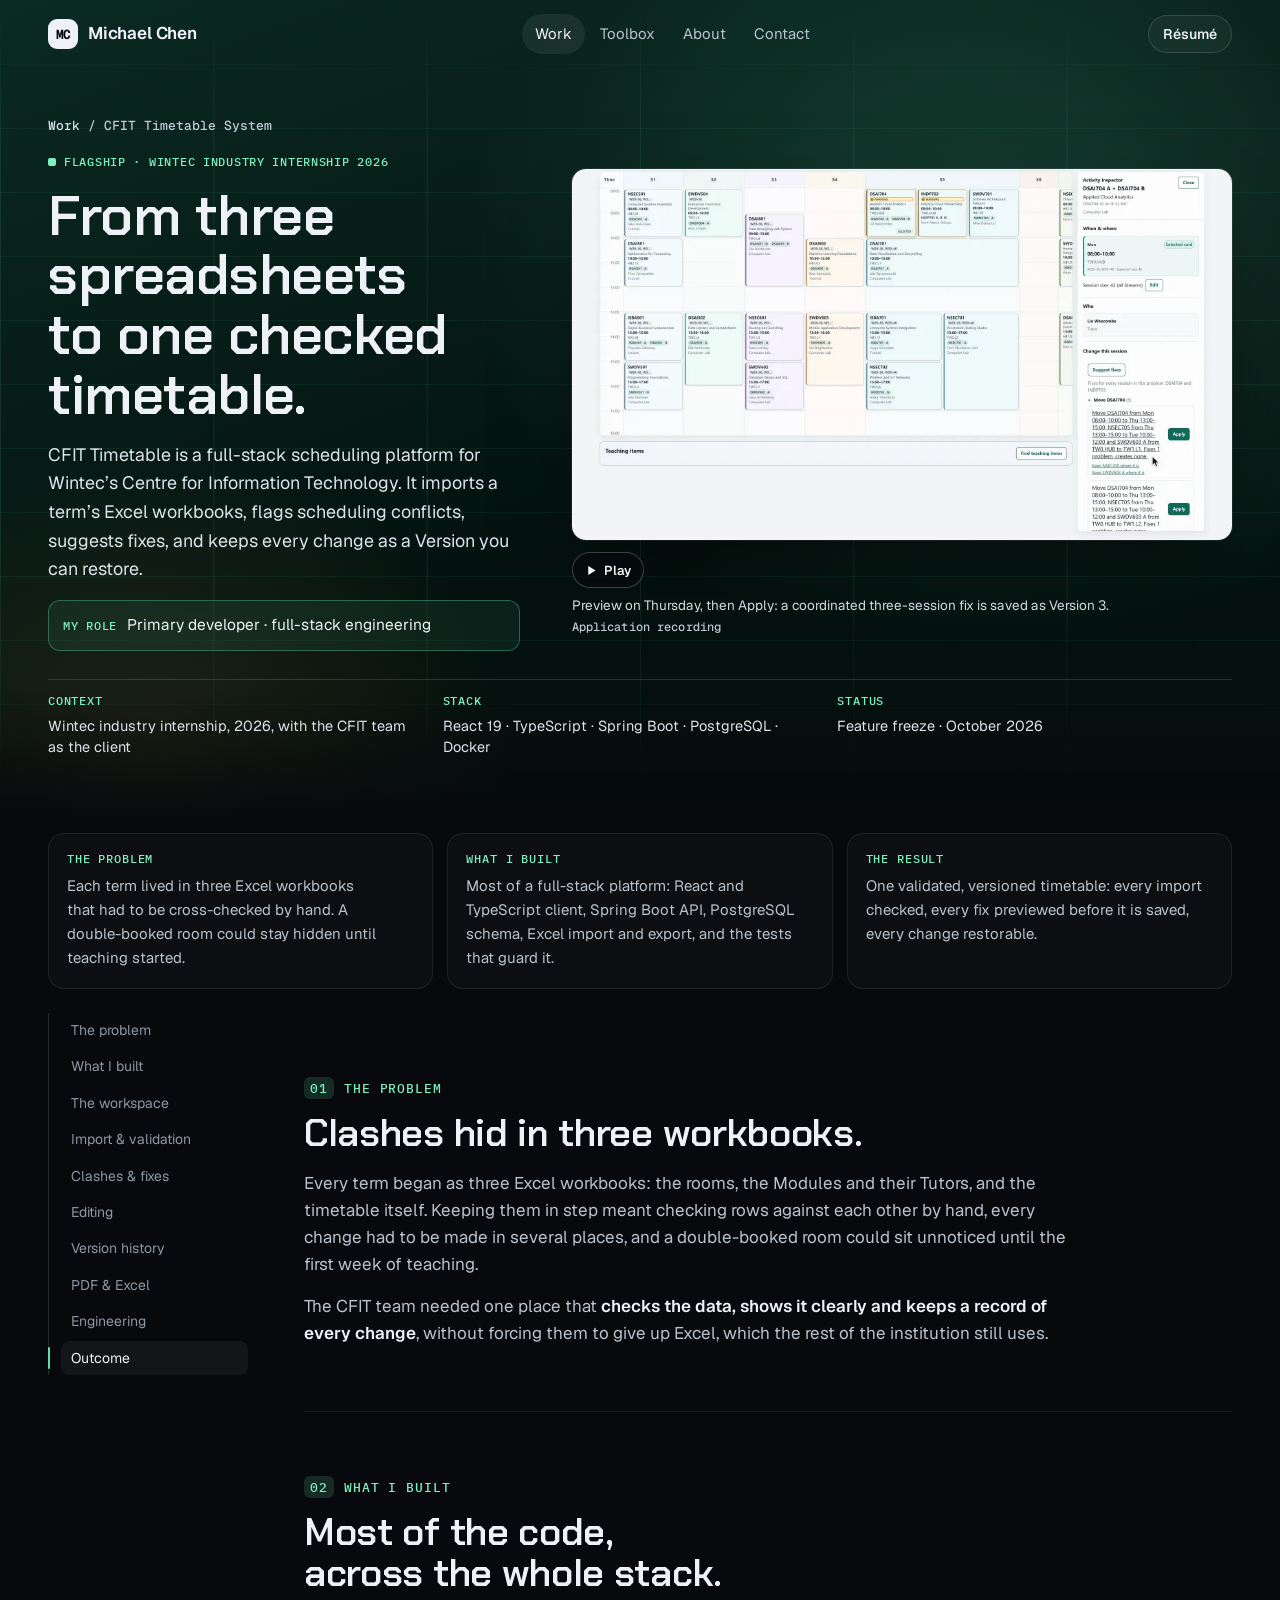
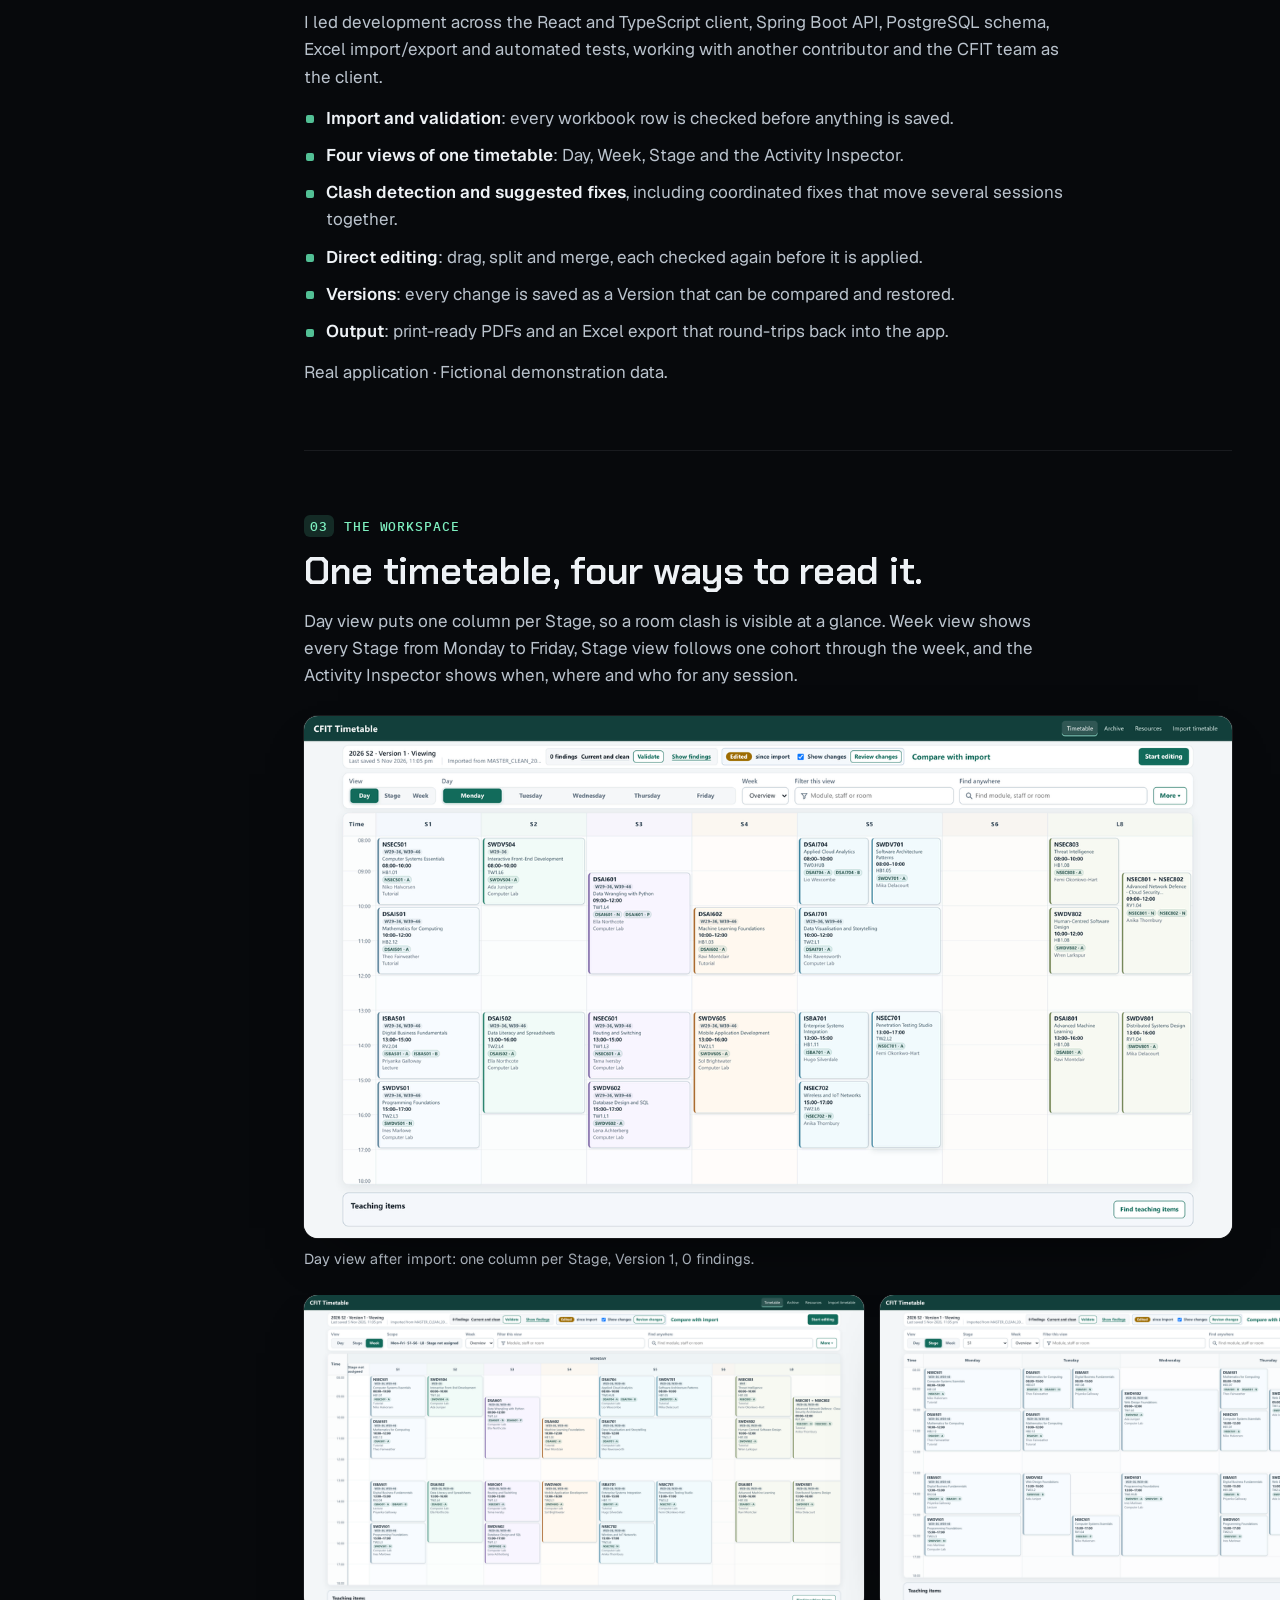
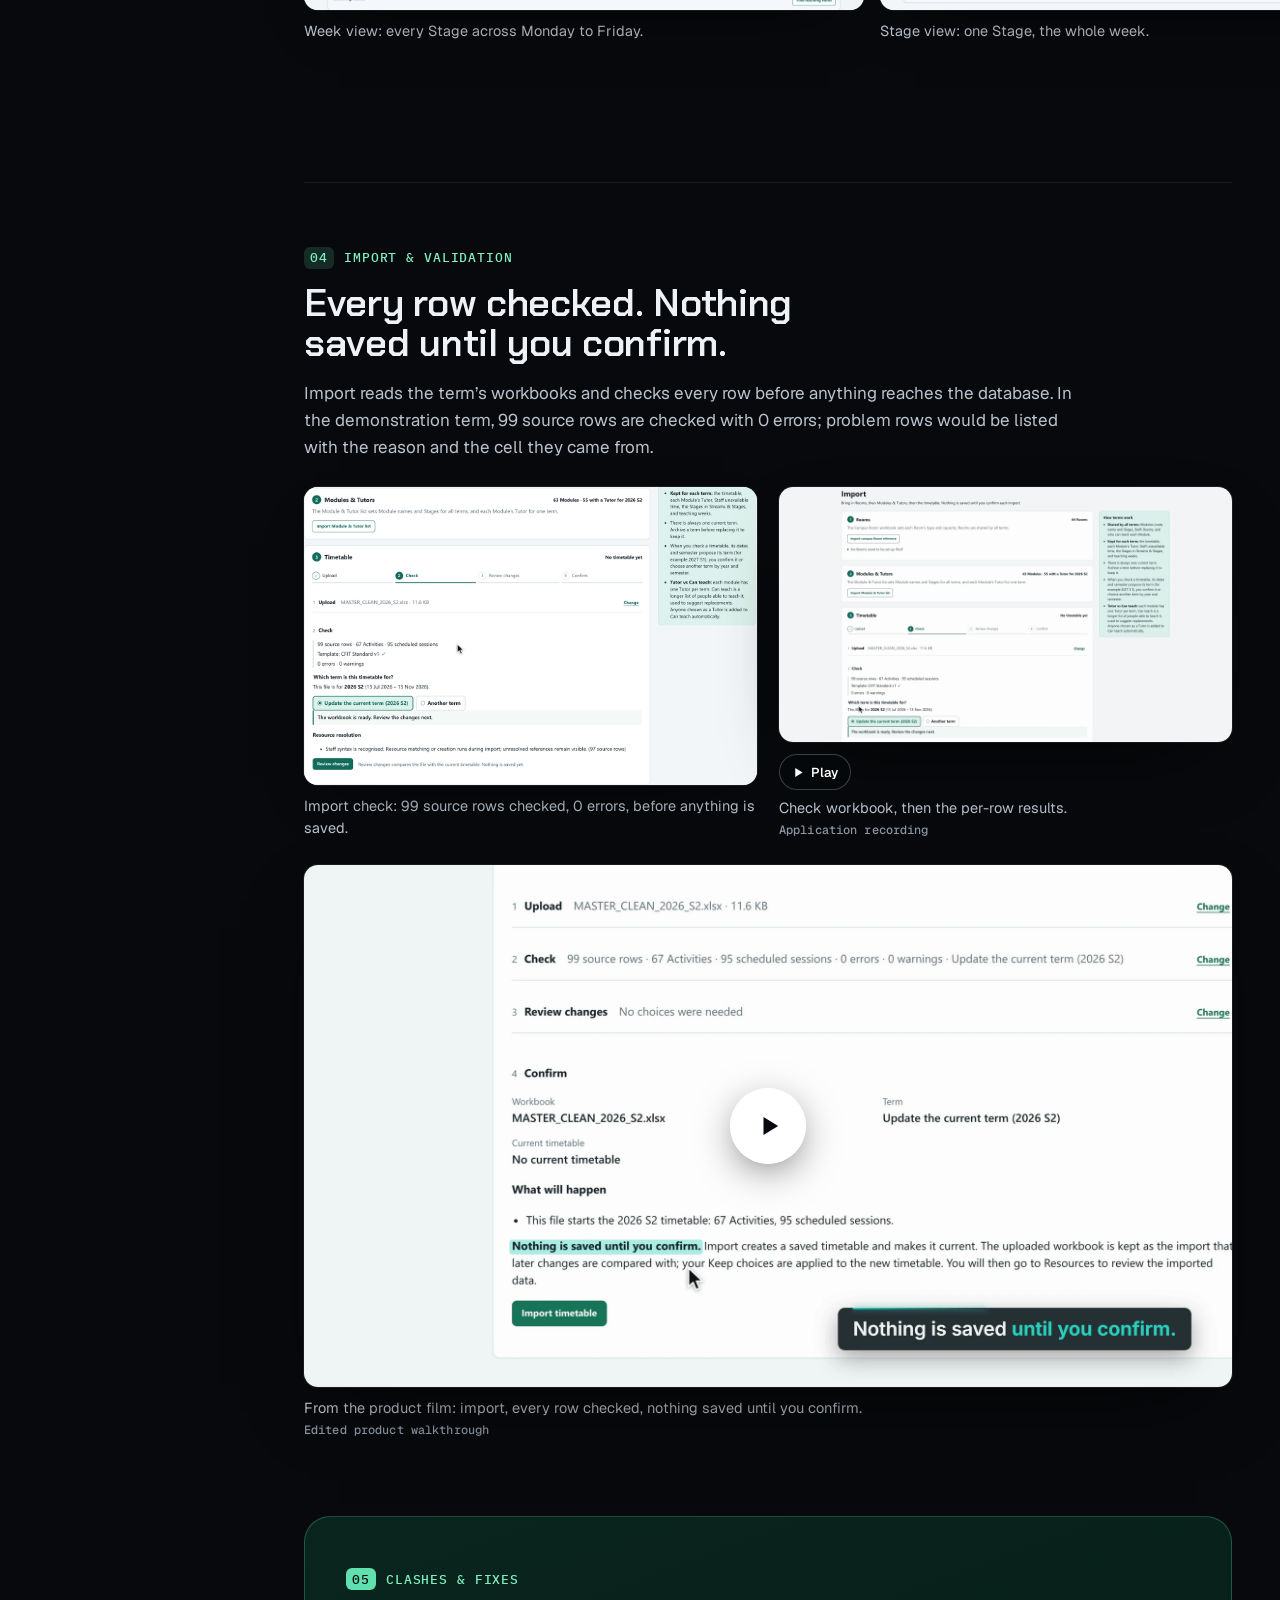
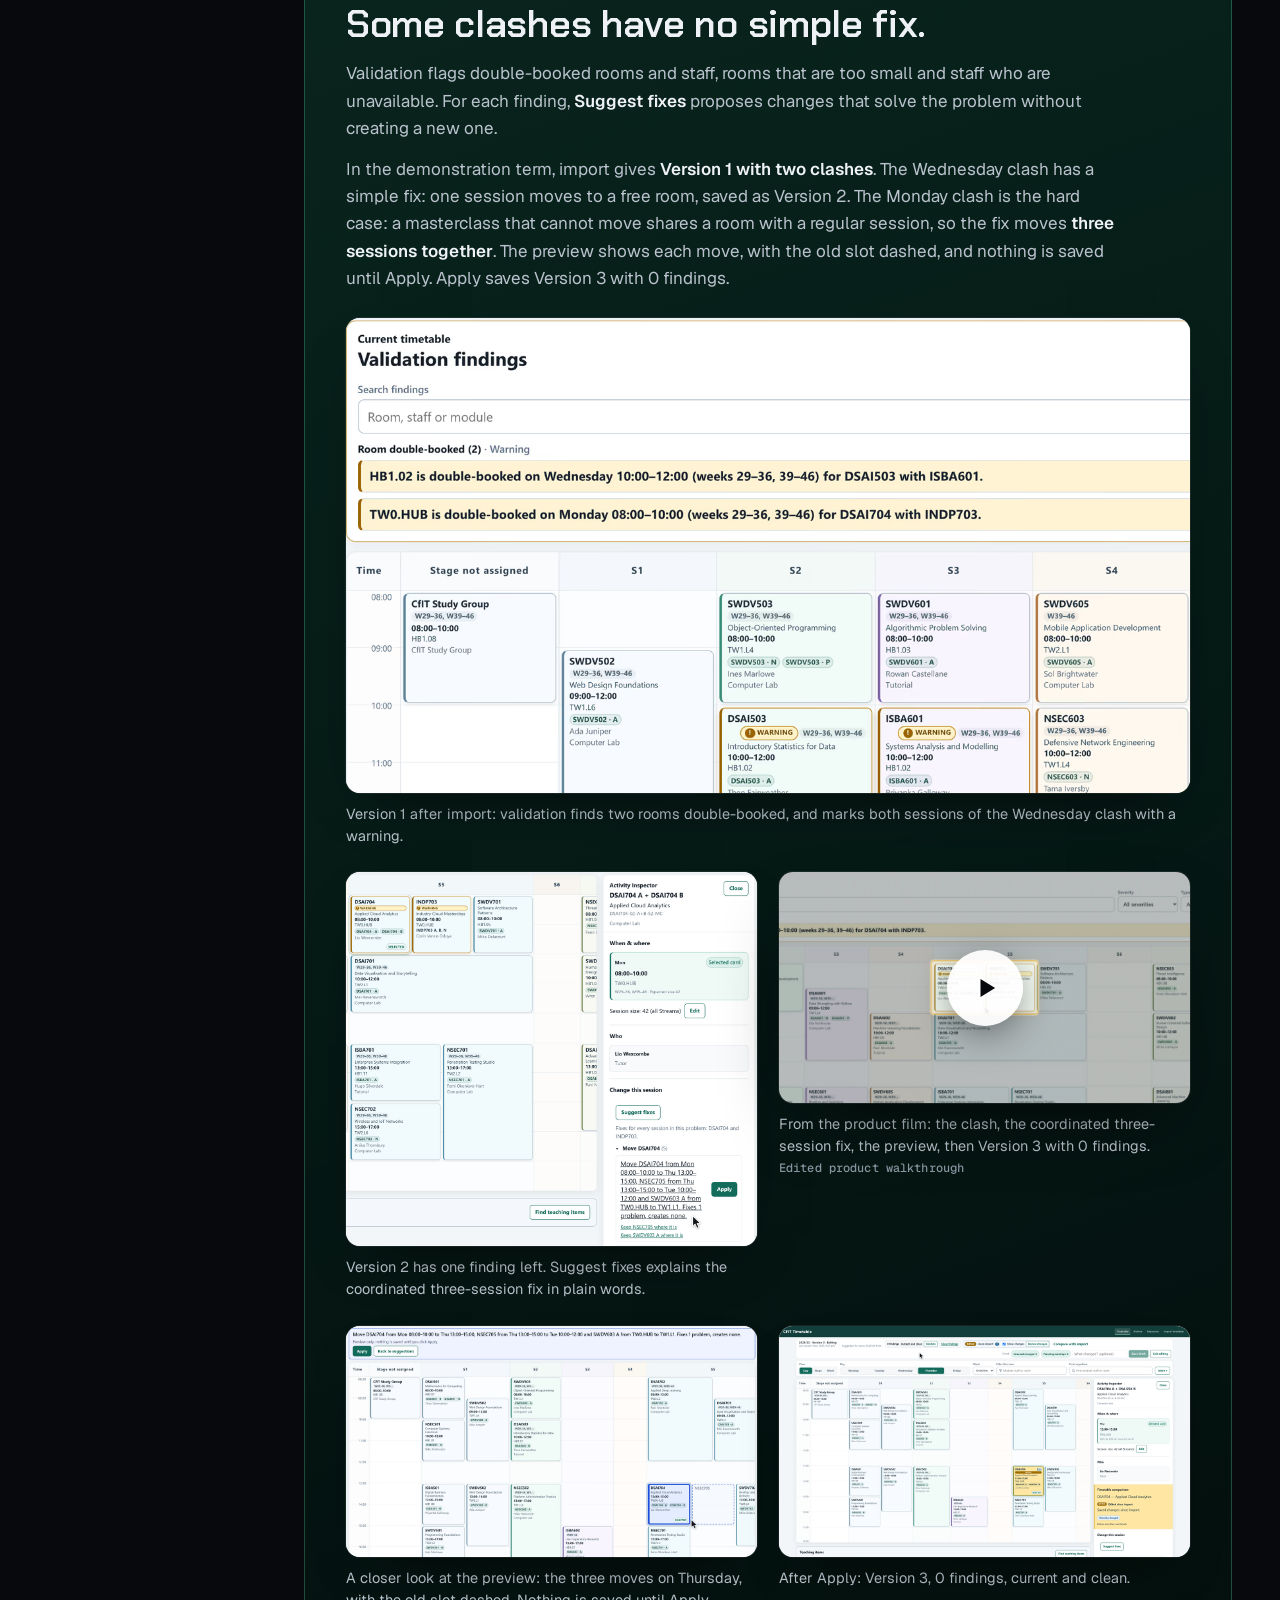
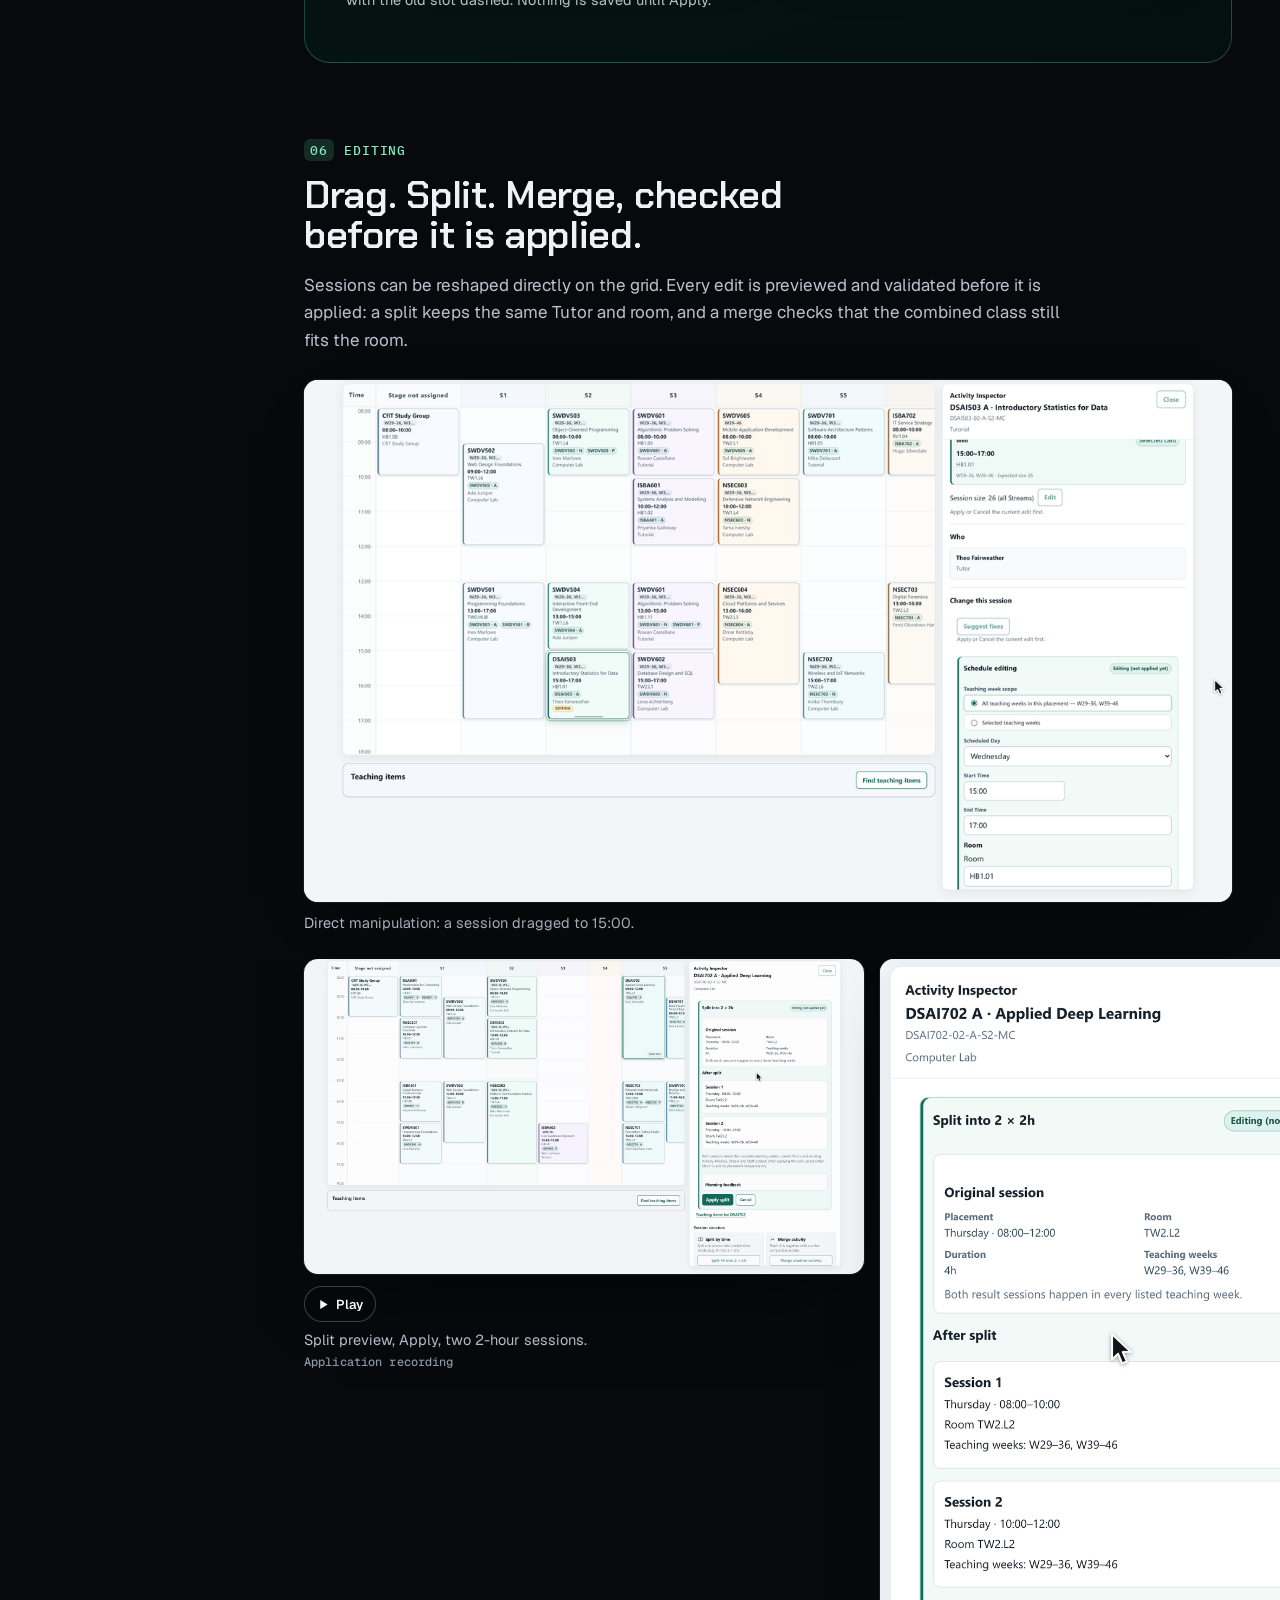
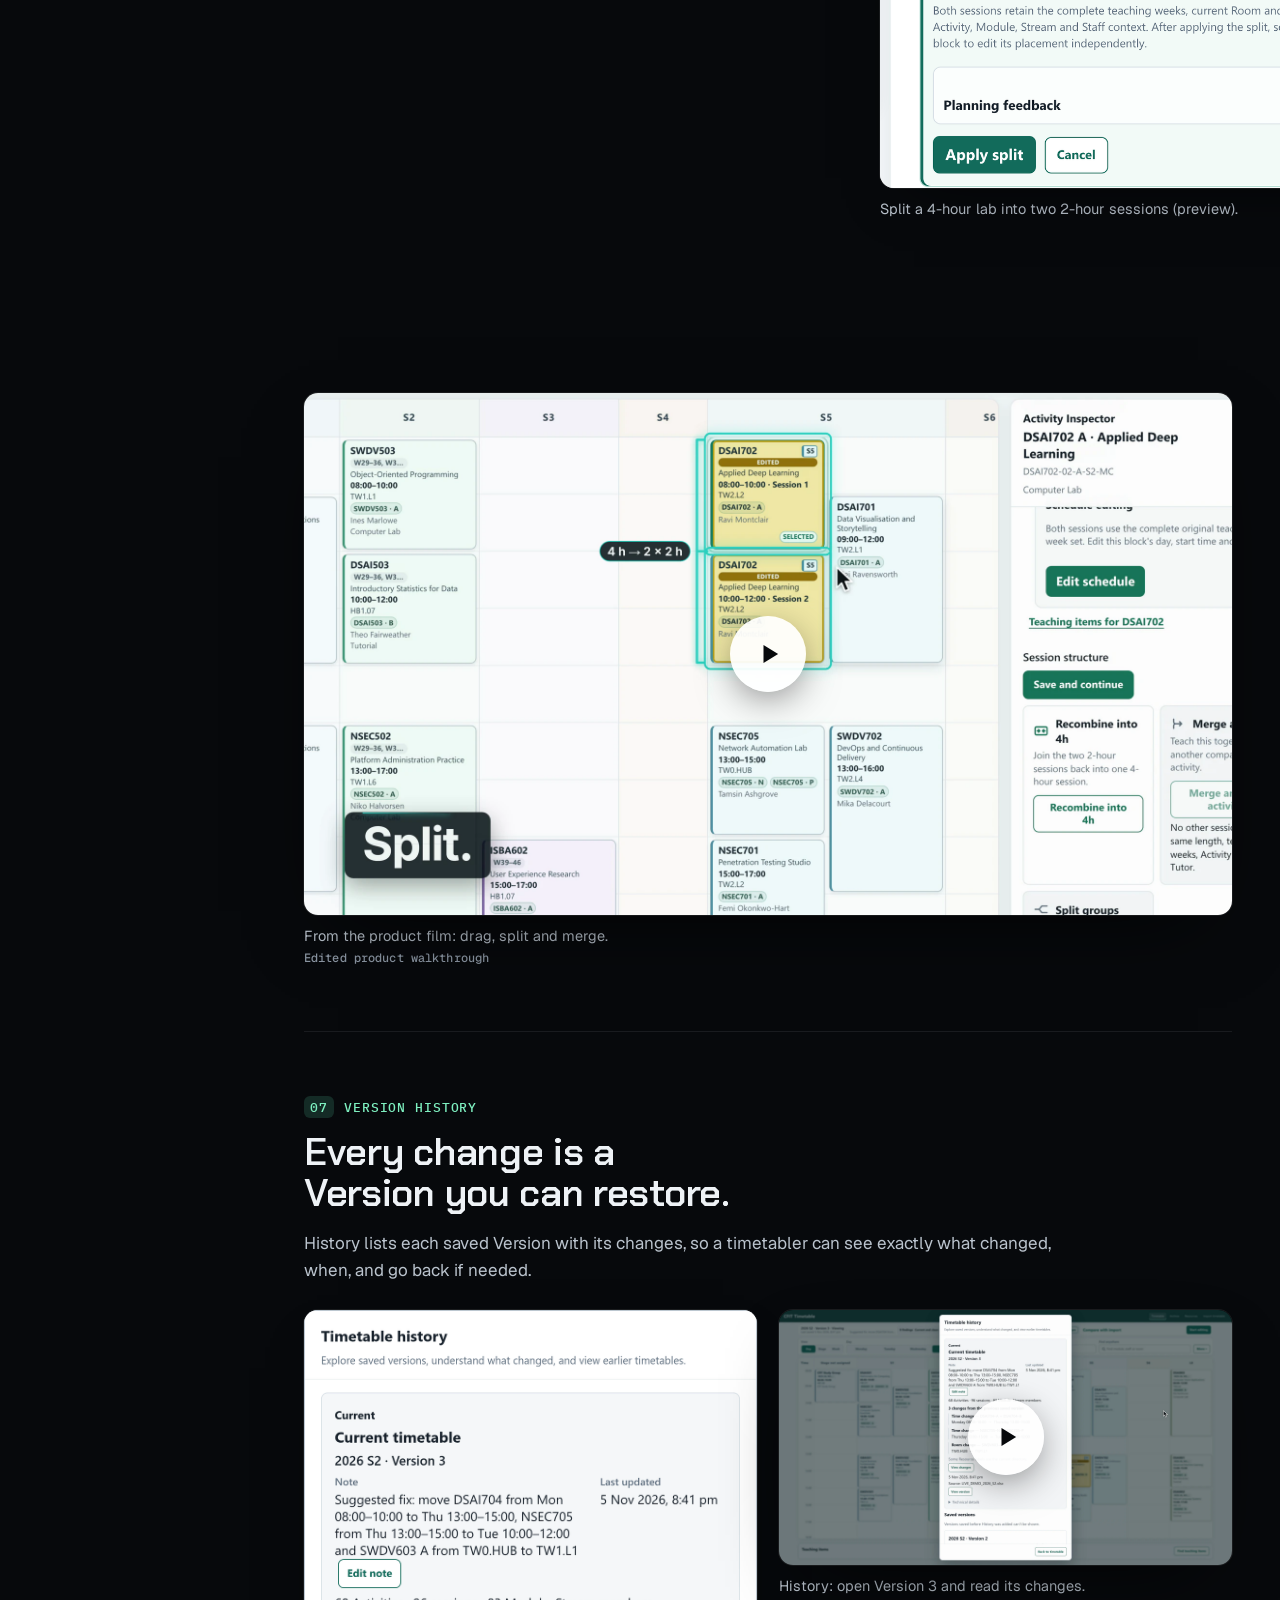
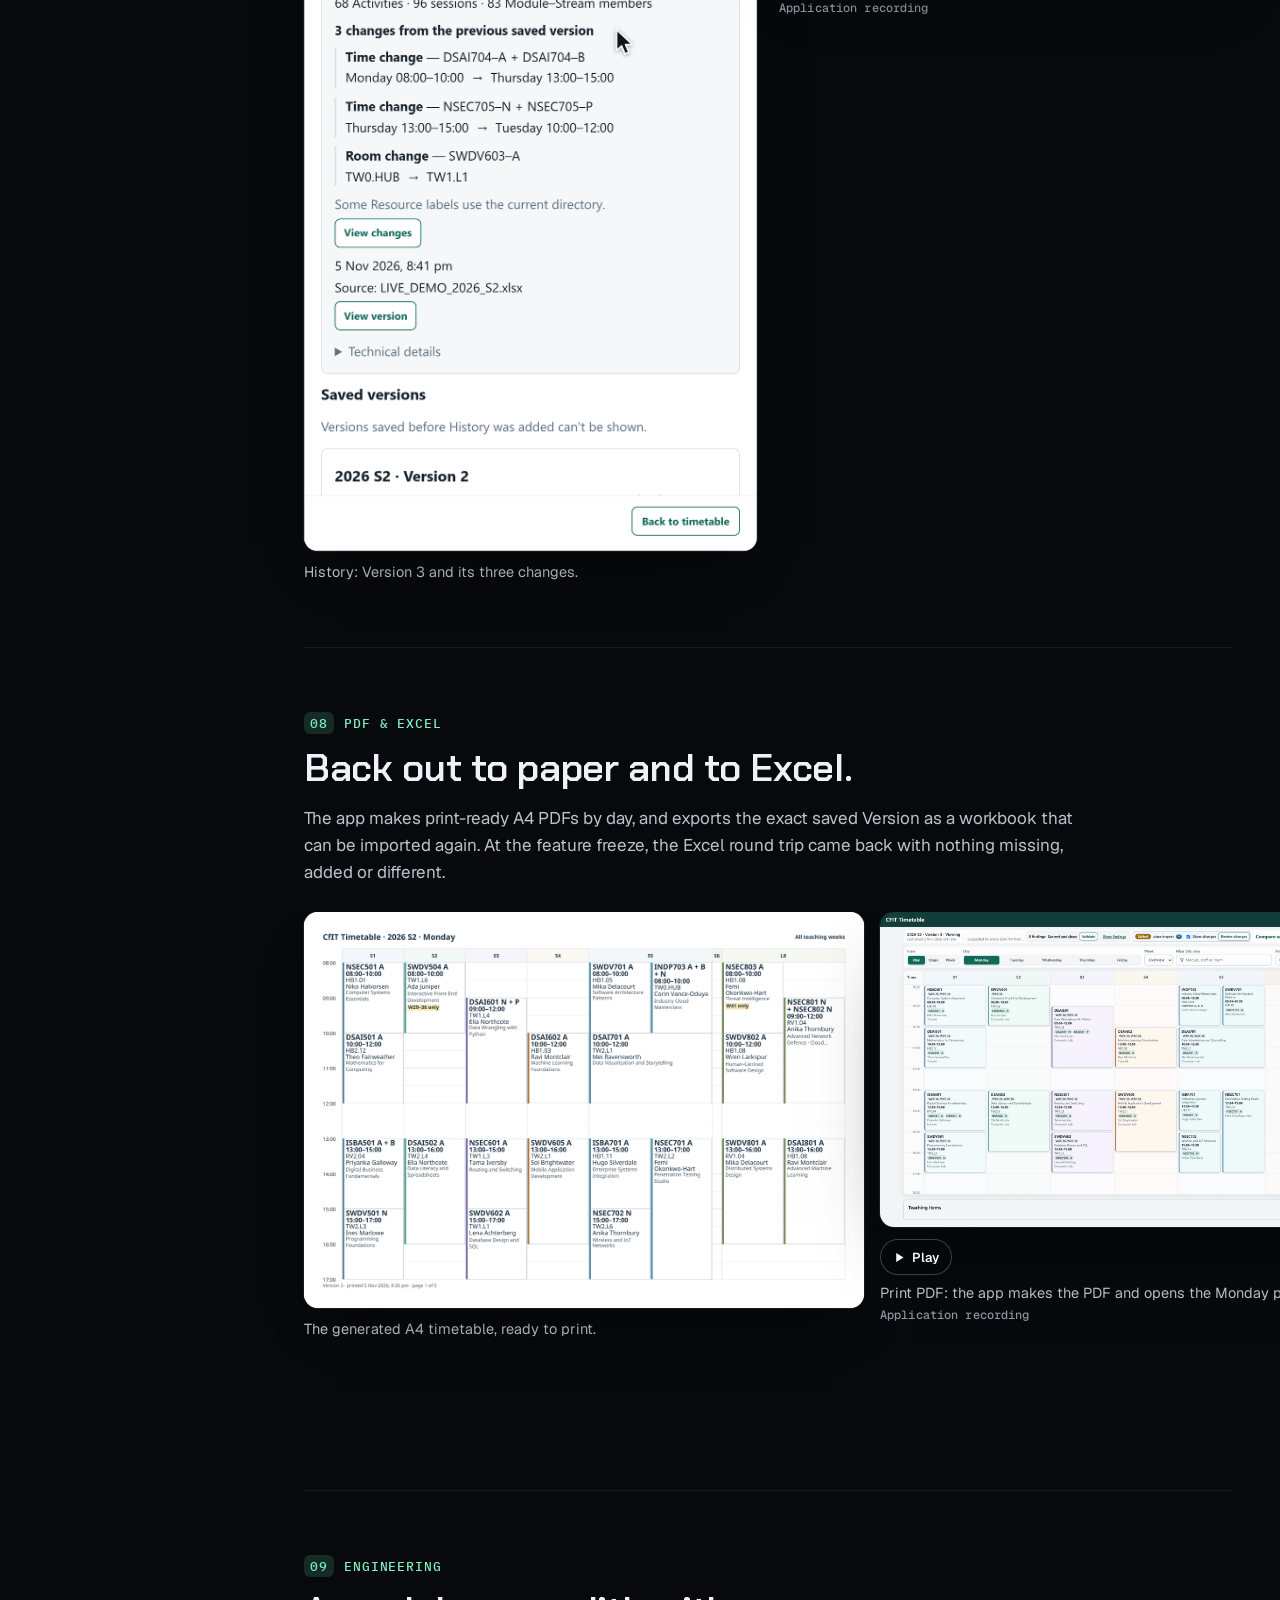
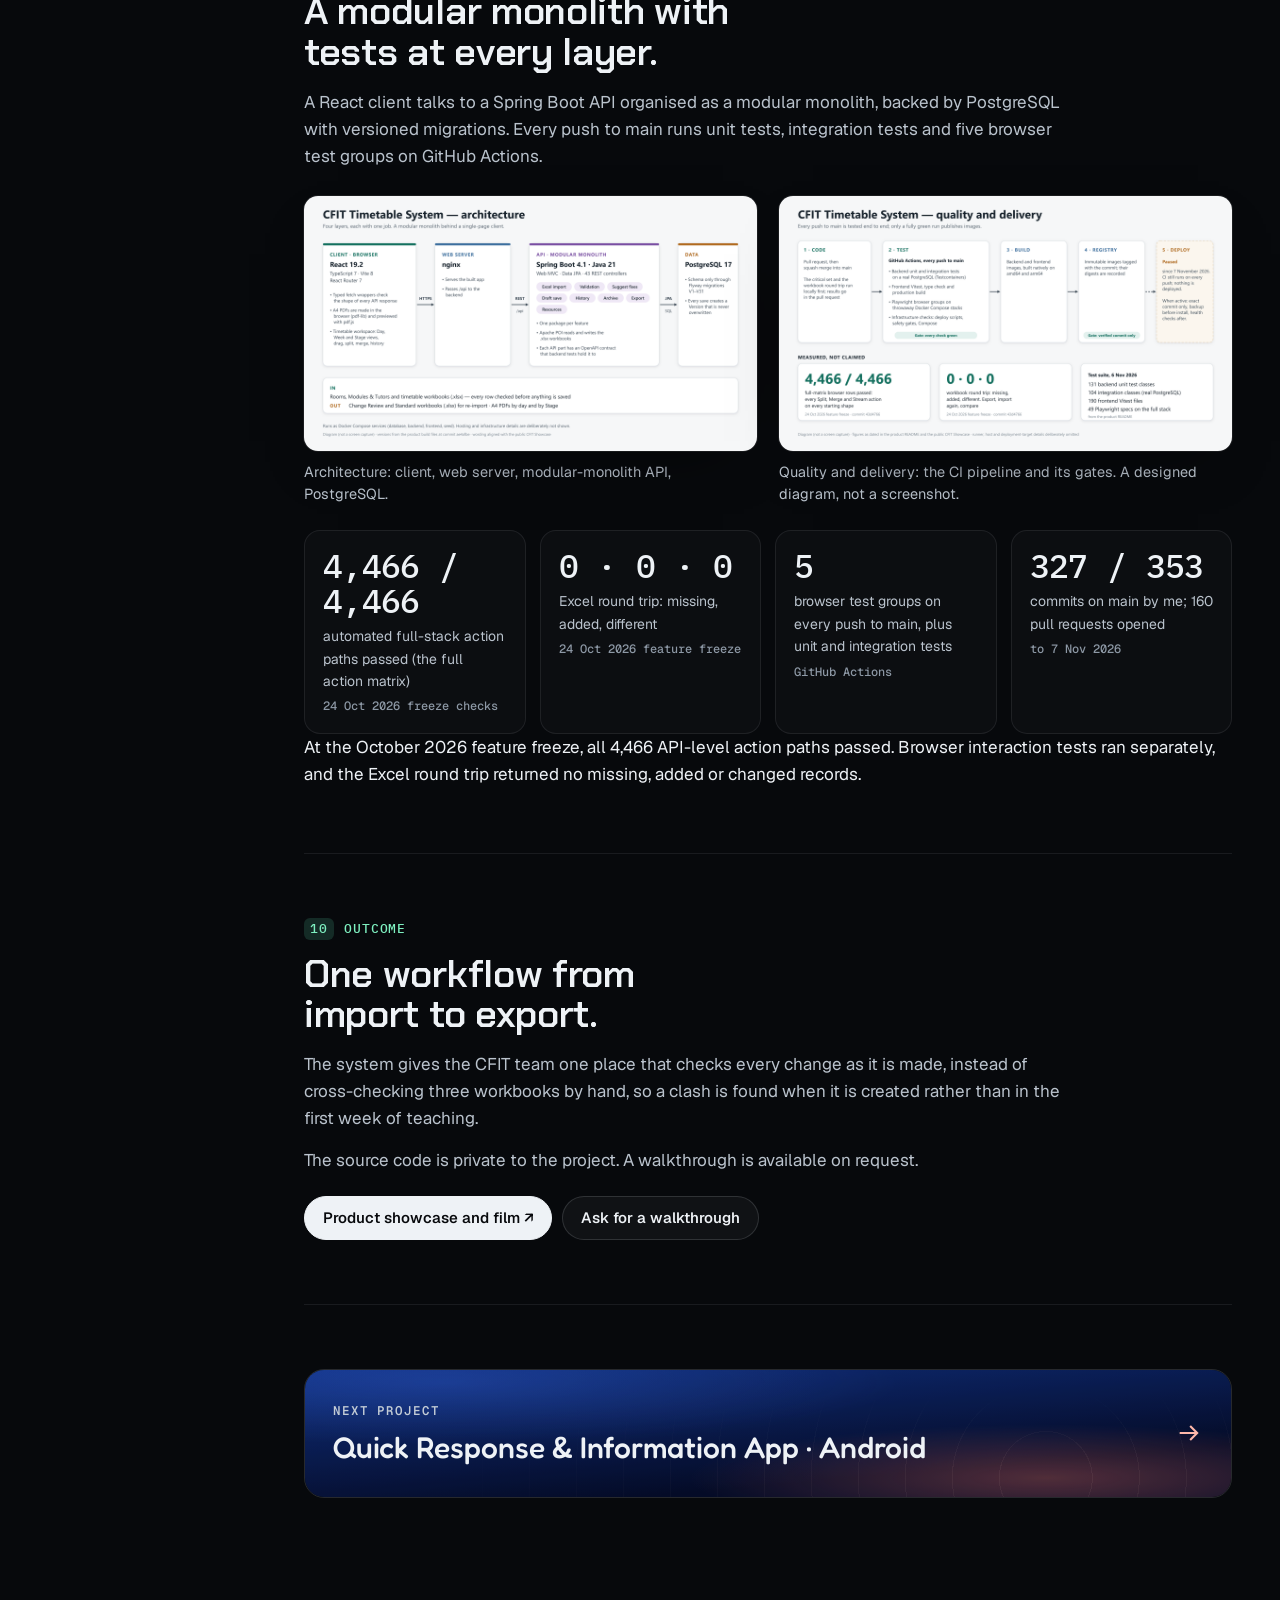
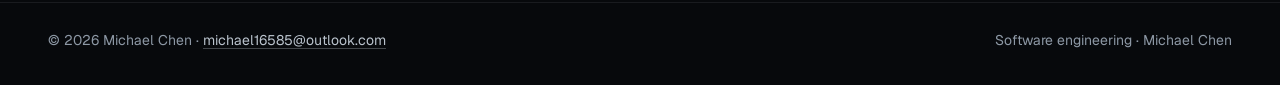
<file: project-cfit.html>
<!doctype html>
<html lang="en-NZ">
<head>
  <meta charset="utf-8">
  <meta name="viewport" content="width=device-width, initial-scale=1">
  <title>CFIT Timetable System — Michael Chen</title>
  <meta name="description" content="Case study: the CFIT Timetable System, a full-stack scheduling platform that replaced three cross-checked Excel workbooks with one validated, versioned timetable. Primary developer: Michael Chen.">
  <meta name="theme-color" content="#07090c">
  <link rel="canonical" href="https://michaelchen97.github.io/project-cfit.html">
  <meta property="og:type" content="article">
  <meta property="og:site_name" content="Michael Chen — Software Engineer">
  <meta property="og:title" content="CFIT Timetable System — case study">
  <meta property="og:description" content="From three Excel workbooks to one validated, versioned timetable.">
  <meta property="og:url" content="https://michaelchen97.github.io/project-cfit.html">
  <meta property="og:image" content="https://michaelchen97.github.io/assets/og/og-project-cfit.jpg">
  <meta property="og:image:width" content="1200">
  <meta property="og:image:height" content="630">
  <meta property="og:image:alt" content="CFIT Timetable System — Michael Chen: preview image">
  <meta name="twitter:card" content="summary_large_image">
  <meta name="twitter:image" content="https://michaelchen97.github.io/assets/og/og-project-cfit.jpg">
  <link rel="preload" href="assets/fonts/Geist-Variable.woff2" as="font" type="font/woff2" crossorigin>
  <link rel="preload" href="assets/fonts/ChakraPetch-SemiBold-latin.woff2" as="font" type="font/woff2" crossorigin>
  <script>document.documentElement.classList.add("js")</script>
  <link rel="preload" as="image" href="assets/media/cfit/CF-L01_coordinated-fix_poster_960.webp" fetchpriority="high">
  <link rel="stylesheet" href="assets/css/site.css">
  <link rel="icon" href="data:image/svg+xml,%3Csvg xmlns='http://www.w3.org/2000/svg' viewBox='0 0 32 32'%3E%3Crect width='32' height='32' rx='8' fill='%23eef2f6'/%3E%3Ctext x='16' y='21' font-family='monospace' font-size='13' font-weight='700' text-anchor='middle' fill='%2307090c'%3EMC%3C/text%3E%3C/svg%3E">
</head>

<body class="w-cfit">
<a class="skip" href="#main">Skip to content</a>
<header class="site-header">
  <div class="wrap">
    <a class="brand" href="./"><span class="brand-mark" aria-hidden="true">MC</span><span>Michael Chen</span><span class="sr-only">, home</span></a>
    <nav class="nav" id="site-nav" aria-label="Primary">
      <a href="./#work" data-nav="work" aria-current="true">Work</a>
      <a href="./#toolbox" data-nav="toolbox">Toolbox</a>
      <a href="./#about" data-nav="about">About</a>
      <a href="./#contact" data-nav="contact">Contact</a>
    </nav>
    <div class="header-actions">
      <a class="btn btn-sm header-cta" href="https://canva.link/l92zh4dfmt63nav" target="_blank" rel="noopener noreferrer">Résumé<span class="sr-only"> (opens in a new tab)</span></a>
      <button class="btn btn-sm nav-toggle" type="button" aria-controls="site-nav" aria-expanded="false">Menu</button>
    </div>
  </div>
</header>

<main id="main">
  <section class="case-hero w-cfit">
    <div class="art w-cfit" aria-hidden="true"></div>
    <div class="wrap">
      <nav class="crumbs" aria-label="Breadcrumb"><a href="./#cfit">Work</a><span aria-hidden="true">/</span><span>CFIT Timetable System</span></nav>
      <div class="ch-grid">
        <div class="ch-copy">
          <p class="tag">Flagship · Wintec industry internship 2026</p>
          <h1>From three spreadsheets to one checked timetable.</h1>
          <p class="lede">CFIT Timetable is a full-stack scheduling platform for Wintec’s Centre for Information Technology. It imports a term’s Excel workbooks, flags scheduling conflicts, suggests fixes, and keeps every change as a Version you can restore.</p>
          <p class="role"><b>My role</b><span>Primary developer · full-stack engineering</span></p>
        </div>
        <div class="ch-media">
          <figure class="fig fig-video">
  <div class="frame" style="--ar:1920/1080">
    
    <video data-mode="loop" data-src="assets/media/cfit/CF-L01_coordinated-fix_h264_1920x1080p60.mp4" data-src-sm="assets/media/cfit/CF-L01_coordinated-fix_h264_1280x720p60.mp4" poster="assets/media/cfit/CF-L01_coordinated-fix_poster_960.webp" data-poster-lg="assets/media/cfit/CF-L01_coordinated-fix_poster_1920.webp" width="1920" height="1080" preload="none" muted playsinline aria-label="CFIT Timetable: a coordinated fix is previewed on Thursday, then Apply saves it"></video>
  </div>
  <figcaption><span>Preview on Thursday, then Apply: a coordinated three-session fix is saved as Version 3.</span><span class="tag">Application recording</span></figcaption>
</figure>
        </div>
        <dl class="facts">
        <div><dt>Context</dt><dd>Wintec industry internship, 2026, with the CFIT team as the client</dd></div>
        <div><dt>Stack</dt><dd>React 19 · TypeScript · Spring Boot · PostgreSQL · Docker</dd></div>
        <div><dt>Status</dt><dd>Feature freeze · October 2026</dd></div>
      </dl>
      </div>
    </div>
  </section>

  <div class="wrap">
    <div class="glance" role="group" aria-label="At a glance">
      <div><b>The problem</b><p>Each term lived in three Excel workbooks that had to be cross-checked by hand. A double-booked room could stay hidden until teaching started.</p></div>
      <div><b>What I built</b><p>Most of a full-stack platform: React and TypeScript client, Spring Boot API, PostgreSQL schema, Excel import and export, and the tests that guard it.</p></div>
      <div><b>The result</b><p>One validated, versioned timetable: every import checked, every fix previewed before it is saved, every change restorable.</p></div>
    </div>
  </div>
  <div class="wrap case-layout">
    <nav class="toc" aria-label="On this page">
      <a href="#problem">The problem</a>
      <a href="#contribution">What I built</a>
      <a href="#workspace">The workspace</a>
      <a href="#import">Import &amp; validation</a>
      <a href="#conflicts">Clashes &amp; fixes</a>
      <a href="#editing">Editing</a>
      <a href="#history">Version history</a>
      <a href="#outputs">PDF &amp; Excel</a>
      <a href="#engineering">Engineering</a>
      <a href="#results">Outcome</a>
    </nav>
    <div>
      <section class="chapter" id="problem" aria-labelledby="h-problem">
        <p class="kicker"><span class="n">01</span> The problem</p>
        <h2 id="h-problem">Clashes hid in three workbooks.</h2>
        <div class="prose">
          <p>Every term began as three Excel workbooks: the rooms, the Modules and their Tutors, and the timetable itself. Keeping them in step meant checking rows against each other by hand, every change had to be made in several places, and a double-booked room could sit unnoticed until the first week of teaching.</p>
          <p>The CFIT team needed one place that <strong>checks the data, shows it clearly and keeps a record of every change</strong>, without forcing them to give up Excel, which the rest of the institution still uses.</p>
        </div>
      </section>

      <section class="chapter" id="contribution" aria-labelledby="h-contribution">
        <p class="kicker"><span class="n">02</span> What I built</p>
        <h2 id="h-contribution">Most of the code, across the whole stack.</h2>
        <div class="prose">
          <p>I led development across the React and TypeScript client, Spring Boot API, PostgreSQL schema, Excel import/export and automated tests, working with another contributor and the CFIT team as the client.</p>
          <ul>
            <li><strong>Import and validation</strong>: every workbook row is checked before anything is saved.</li>
            <li><strong>Four views of one timetable</strong>: Day, Week, Stage and the Activity Inspector.</li>
            <li><strong>Clash detection and suggested fixes</strong>, including coordinated fixes that move several sessions together.</li>
            <li><strong>Direct editing</strong>: drag, split and merge, each checked again before it is applied.</li>
            <li><strong>Versions</strong>: every change is saved as a Version that can be compared and restored.</li>
            <li><strong>Output</strong>: print-ready PDFs and an Excel export that round-trips back into the app.</li>
          </ul>
          <p>Real application · Fictional demonstration data.</p>
        </div>
      </section>

      <section class="chapter" id="workspace" aria-labelledby="h-workspace">
        <p class="kicker"><span class="n">03</span> The workspace</p>
        <h2 id="h-workspace">One timetable, four ways to read it.</h2>
        <div class="prose"><p>Day view puts one column per Stage, so a room clash is visible at a glance. Week view shows every Stage from Monday to Friday, Stage view follows one cohort through the week, and the Activity Inspector shows when, where and who for any session.</p></div>
        <div class="figs">
          <figure class="fig">
  <button class="shot" type="button" data-zoom data-group="cfit" data-full="assets/media/cfit/CF-S01-3840.webp" data-caption="Day view after import: one column per Stage, Version 1, 0 findings." data-alt="Day view after import: one column per Stage, Version 1, 0 findings." aria-label="Enlarge: Day view after import: one column per Stage, Version 1, 0 findings.">
    <picture><img src="assets/media/cfit/CF-S01-1280.webp" srcset="assets/media/cfit/CF-S01-960.webp 960w, assets/media/cfit/CF-S01-1280.webp 1280w, assets/media/cfit/CF-S01-1920.webp 1920w" sizes="(max-width: 1040px) 100vw, 1000px" width="3840" height="2160" loading="lazy" decoding="async" alt="Day view after import: one column per Stage, Version 1, 0 findings."></picture>
    <span class="zoom-hint" aria-hidden="true">Enlarge ⤢</span>
  </button>
  <figcaption><span>Day view after import: one column per Stage, Version 1, 0 findings.</span></figcaption>
</figure>
        </div>
        <div class="figs strip" role="group" aria-label="More views (scroll sideways)">
          <figure class="fig">
  <button class="shot" type="button" data-zoom data-group="cfit" data-full="assets/media/cfit/CF-S02-3840.webp" data-caption="Week view: every Stage across Monday to Friday." data-alt="Week view: every Stage across Monday to Friday." aria-label="Enlarge: Week view: every Stage across Monday to Friday.">
    <picture><img src="assets/media/cfit/CF-S02-1280.webp" srcset="assets/media/cfit/CF-S02-960.webp 960w, assets/media/cfit/CF-S02-1280.webp 1280w, assets/media/cfit/CF-S02-1920.webp 1920w" sizes="(max-width: 1040px) 100vw, 1000px" width="3840" height="2160" loading="lazy" decoding="async" alt="Week view: every Stage across Monday to Friday."></picture>
    <span class="zoom-hint" aria-hidden="true">Enlarge ⤢</span>
  </button>
  <figcaption><span>Week view: every Stage across Monday to Friday.</span></figcaption>
</figure>
          <figure class="fig">
  <button class="shot" type="button" data-zoom data-group="cfit" data-full="assets/media/cfit/CF-S03-3840.webp" data-caption="Stage view: one Stage, the whole week." data-alt="Stage view: one Stage, the whole week." aria-label="Enlarge: Stage view: one Stage, the whole week.">
    <picture><img src="assets/media/cfit/CF-S03-1280.webp" srcset="assets/media/cfit/CF-S03-960.webp 960w, assets/media/cfit/CF-S03-1280.webp 1280w, assets/media/cfit/CF-S03-1920.webp 1920w" sizes="(max-width: 1040px) 100vw, 1000px" width="3840" height="2160" loading="lazy" decoding="async" alt="Stage view: one Stage, the whole week."></picture>
    <span class="zoom-hint" aria-hidden="true">Enlarge ⤢</span>
  </button>
  <figcaption><span>Stage view: one Stage, the whole week.</span></figcaption>
</figure>
          <figure class="fig">
  <button class="shot" type="button" data-zoom data-group="cfit" data-full="assets/media/cfit/CF-S04-3840.webp" data-caption="The Activity Inspector beside the grid: when, where and who." data-alt="The Activity Inspector beside the grid: when, where and who." aria-label="Enlarge: The Activity Inspector beside the grid: when, where and who.">
    <picture><img src="assets/media/cfit/CF-S04-1280.webp" srcset="assets/media/cfit/CF-S04-960.webp 960w, assets/media/cfit/CF-S04-1280.webp 1280w, assets/media/cfit/CF-S04-1920.webp 1920w" sizes="(max-width: 1040px) 100vw, 1000px" width="3840" height="2160" loading="lazy" decoding="async" alt="The Activity Inspector beside the grid: when, where and who."></picture>
    <span class="zoom-hint" aria-hidden="true">Enlarge ⤢</span>
  </button>
  <figcaption><span>The Activity Inspector beside the grid: when, where and who.</span></figcaption>
</figure>
          <figure class="fig fig-video">
  <div class="frame" style="--ar:1920/1080">
    <noscript><a class="nojs" href="assets/media/cfit/CF-L02_week-glide_h264_1920x1080p60.mp4"><img src="assets/media/cfit/CF-L02_week-glide_poster_1920.webp" width="1920" height="1080" alt="Week view glide across every Stage (opens the video)"></a></noscript>
    <video data-mode="once" data-src="assets/media/cfit/CF-L02_week-glide_h264_1920x1080p60.mp4" data-src-sm="assets/media/cfit/CF-L02_week-glide_h264_1280x720p60.mp4" data-poster="assets/media/cfit/CF-L02_week-glide_poster_1920.webp" width="1920" height="1080" preload="none" muted playsinline aria-label="Week view glide across every Stage"></video>
  </div>
  <figcaption><span>A glide across the Week view, every Stage at once.</span><span class="tag">Application recording</span></figcaption>
</figure>
        </div>
      </section>

      <section class="chapter" id="import" aria-labelledby="h-import">
        <p class="kicker"><span class="n">04</span> Import &amp; validation</p>
        <h2 id="h-import">Every row checked. Nothing saved until you confirm.</h2>
        <div class="prose"><p>Import reads the term’s workbooks and checks every row before anything reaches the database. In the demonstration term, 99 source rows are checked with 0 errors; problem rows would be listed with the reason and the cell they came from.</p></div>
        <div class="figs two">
          <figure class="fig">
  <button class="shot" type="button" data-zoom data-group="cfit" data-full="assets/media/cfit/CF-S09-2794.webp" data-caption="Import check: 99 source rows checked, 0 errors, before anything is saved." data-alt="Import check: 99 source rows checked, 0 errors, before anything is saved." aria-label="Enlarge: Import check: 99 source rows checked, 0 errors, before anything is saved.">
    <picture><img src="assets/media/cfit/CF-S09-1280.webp" srcset="assets/media/cfit/CF-S09-960.webp 960w, assets/media/cfit/CF-S09-1280.webp 1280w, assets/media/cfit/CF-S09-1920.webp 1920w" sizes="(max-width: 1040px) 100vw, 1000px" width="2794" height="1833" loading="lazy" decoding="async" alt="Import check: 99 source rows checked, 0 errors, before anything is saved."></picture>
    <span class="zoom-hint" aria-hidden="true">Enlarge ⤢</span>
  </button>
  <figcaption><span>Import check: 99 source rows checked, 0 errors, before anything is saved.</span></figcaption>
</figure>
          <figure class="fig fig-video">
  <div class="frame" style="--ar:1920/1080">
    <noscript><a class="nojs" href="assets/media/cfit/CF-L07_import-check_h264_1920x1080p60.mp4"><img src="assets/media/cfit/CF-L07_import-check_poster_1920.webp" width="1920" height="1080" alt="Check workbook: 99 rows checked before anything is saved (opens the video)"></a></noscript>
    <video data-mode="loop" data-src="assets/media/cfit/CF-L07_import-check_h264_1920x1080p60.mp4" data-src-sm="assets/media/cfit/CF-L07_import-check_h264_1280x720p60.mp4" data-poster="assets/media/cfit/CF-L07_import-check_poster_1920.webp" width="1920" height="1080" preload="none" muted playsinline aria-label="Check workbook: 99 rows checked before anything is saved"></video>
  </div>
  <figcaption><span>Check workbook, then the per-row results.</span><span class="tag">Application recording</span></figcaption>
</figure>
        </div>
        <div class="figs">
          <figure class="fig fig-video">
  <div class="frame" style="--ar:1920/1080">
    <noscript><a class="nojs" href="assets/media/cfit/CF-V02a_import_h264_1920x1080p60.mp4"><img src="assets/media/cfit/CF-V02a_import_poster_1920.webp" width="1920" height="1080" alt="Import it. Every row checked. Nothing saved until you confirm. (opens the video)"></a></noscript>
    <video data-mode="click" data-src="assets/media/cfit/CF-V02a_import_h264_1920x1080p60.mp4" data-heavy data-poster="assets/media/cfit/CF-V02a_import_poster_1920.webp" width="1920" height="1080" preload="none" muted playsinline aria-label="Import it. Every row checked. Nothing saved until you confirm."></video>
  </div>
  <figcaption><span>From the product film: import, every row checked, nothing saved until you confirm.</span><span class="tag">Edited product walkthrough</span></figcaption>
</figure>
        </div>
      </section>

      <section class="chapter feature" id="conflicts" aria-labelledby="h-conflicts">
        <p class="kicker"><span class="n">05</span> Clashes &amp; fixes</p>
        <h2 id="h-conflicts">Some clashes have no simple fix.</h2>
        <div class="prose">
          <p>Validation flags double-booked rooms and staff, rooms that are too small and staff who are unavailable. For each finding, <strong>Suggest fixes</strong> proposes changes that solve the problem without creating a new one.</p>
          <p>In the demonstration term, import gives <strong>Version 1 with two clashes</strong>. The Wednesday clash has a simple fix: one session moves to a free room, saved as Version 2. The Monday clash is the hard case: a masterclass that cannot move shares a room with a regular session, so the fix moves <strong>three sessions together</strong>. The preview shows each move, with the old slot dashed, and nothing is saved until Apply. Apply saves Version 3 with 0 findings.</p>
        </div>
        <div class="figs">
          <figure class="fig">
  <button class="shot" type="button" data-zoom data-group="cfit" data-full="assets/media/cfit/CF-C01_problem-room-clash_2120.webp" data-caption="Version 1 after import: validation finds two rooms double-booked, and marks both sessions of the Wednesday clash with a warning." data-alt="Version 1 after import: validation finds two rooms double-booked, and marks both sessions of the Wednesday clash with a warning." aria-label="Enlarge: Version 1 after import: validation finds two rooms double-booked, and marks both sessions of the Wednesday clash with a warning.">
    <picture><source type="image/avif" srcset="assets/media/cfit/CF-C01_problem-room-clash_1280.avif 1280w, assets/media/cfit/CF-C01_problem-room-clash_1920.avif 1920w, assets/media/cfit/CF-C01_problem-room-clash_2120.avif 2120w" sizes="(max-width: 1040px) 100vw, 1000px"><img src="assets/media/cfit/CF-C01_problem-room-clash_1280.webp" srcset="assets/media/cfit/CF-C01_problem-room-clash_1280.webp 1280w, assets/media/cfit/CF-C01_problem-room-clash_1920.webp 1920w, assets/media/cfit/CF-C01_problem-room-clash_2120.webp 2120w" sizes="(max-width: 1040px) 100vw, 1000px" width="2120" height="1192" loading="lazy" decoding="async" alt="Version 1 after import: validation finds two rooms double-booked, and marks both sessions of the Wednesday clash with a warning."></picture>
    <span class="zoom-hint" aria-hidden="true">Enlarge ⤢</span>
  </button>
  <figcaption><span>Version 1 after import: validation finds two rooms double-booked, and marks both sessions of the Wednesday clash with a warning.</span></figcaption>
</figure>
        </div>
        <div class="figs two">
          <figure class="fig">
  <button class="shot" type="button" data-zoom data-group="cfit" data-full="assets/media/cfit/CF-S06-2000.webp" data-caption="Version 2 has one finding left. Suggest fixes explains the coordinated three-session fix in plain words." data-alt="Version 2 has one finding left. Suggest fixes explains the coordinated three-session fix in plain words." aria-label="Enlarge: Version 2 has one finding left. Suggest fixes explains the coordinated three-session fix in plain words.">
    <picture><img src="assets/media/cfit/CF-S06-1280.webp" srcset="assets/media/cfit/CF-S06-960.webp 960w, assets/media/cfit/CF-S06-1280.webp 1280w, assets/media/cfit/CF-S06-1920.webp 1920w, assets/media/cfit/CF-S06-2000.webp 2000w" sizes="(max-width: 1040px) 100vw, 1000px" width="2000" height="1820" loading="lazy" decoding="async" alt="Version 2 has one finding left. Suggest fixes explains the coordinated three-session fix in plain words."></picture>
    <span class="zoom-hint" aria-hidden="true">Enlarge ⤢</span>
  </button>
  <figcaption><span>Version 2 has one finding left. Suggest fixes explains the coordinated three-session fix in plain words.</span></figcaption>
</figure>
          <figure class="fig fig-video">
  <div class="frame" style="--ar:1920/1080">
    <noscript><a class="nojs" href="assets/media/cfit/CF-V02b_coordinated-fix_h264_1920x1080p60.mp4"><img src="assets/media/cfit/CF-V02b_coordinated-fix_poster_960.webp" width="1920" height="1080" alt="CFIT product film excerpt: a clash is fixed by moving three sessions together (opens the video)"></a></noscript>
    <video data-mode="click" data-src="assets/media/cfit/CF-V02b_coordinated-fix_h264_1920x1080p60.mp4" data-heavy data-poster="assets/media/cfit/CF-V02b_coordinated-fix_poster_1920.webp" data-poster-sm="assets/media/cfit/CF-V02b_coordinated-fix_poster_960.webp" width="1920" height="1080" preload="none" muted playsinline aria-label="CFIT product film excerpt: a clash is fixed by moving three sessions together"></video>
  </div>
  <figcaption><span>From the product film: the clash, the coordinated three-session fix, the preview, then Version 3 with 0 findings.</span><span class="tag">Edited product walkthrough</span></figcaption>
</figure>
        </div>
        <div class="figs two">
          <figure class="fig">
  <button class="shot" type="button" data-zoom data-group="cfit" data-full="assets/media/cfit/CF-C02_fix-preview_2784.webp" data-caption="A closer look at the preview: the three moves on Thursday, with the old slot dashed. Nothing is saved until Apply." data-alt="A closer look at the preview: the three moves on Thursday, with the old slot dashed. Nothing is saved until Apply." aria-label="Enlarge: A closer look at the preview: the three moves on Thursday, with the old slot dashed. Nothing is saved until Apply.">
    <picture><source type="image/avif" srcset="assets/media/cfit/CF-C02_fix-preview_1280.avif 1280w, assets/media/cfit/CF-C02_fix-preview_1920.avif 1920w, assets/media/cfit/CF-C02_fix-preview_2560.avif 2560w" sizes="(max-width: 1040px) 100vw, 1000px"><img src="assets/media/cfit/CF-C02_fix-preview_1280.webp" srcset="assets/media/cfit/CF-C02_fix-preview_1280.webp 1280w, assets/media/cfit/CF-C02_fix-preview_1920.webp 1920w, assets/media/cfit/CF-C02_fix-preview_2560.webp 2560w" sizes="(max-width: 1040px) 100vw, 1000px" width="2784" height="1566" loading="lazy" decoding="async" alt="A closer look at the preview: the three moves on Thursday, with the old slot dashed. Nothing is saved until Apply."></picture>
    <span class="zoom-hint" aria-hidden="true">Enlarge ⤢</span>
  </button>
  <figcaption><span>A closer look at the preview: the three moves on Thursday, with the old slot dashed. Nothing is saved until Apply.</span></figcaption>
</figure>
          <figure class="fig">
  <button class="shot" type="button" data-zoom data-group="cfit" data-full="assets/media/cfit/CF-S08-3840.webp" data-caption="After Apply: Version 3, 0 findings, current and clean." data-alt="After Apply: Version 3, 0 findings, current and clean." aria-label="Enlarge: After Apply: Version 3, 0 findings, current and clean.">
    <picture><img src="assets/media/cfit/CF-S08-1280.webp" srcset="assets/media/cfit/CF-S08-960.webp 960w, assets/media/cfit/CF-S08-1280.webp 1280w, assets/media/cfit/CF-S08-1920.webp 1920w" sizes="(max-width: 1040px) 100vw, 1000px" width="3840" height="2160" loading="lazy" decoding="async" alt="After Apply: Version 3, 0 findings, current and clean."></picture>
    <span class="zoom-hint" aria-hidden="true">Enlarge ⤢</span>
  </button>
  <figcaption><span>After Apply: Version 3, 0 findings, current and clean.</span></figcaption>
</figure>
        </div>
      </section>

      <section class="chapter" id="editing" aria-labelledby="h-editing">
        <p class="kicker"><span class="n">06</span> Editing</p>
        <h2 id="h-editing">Drag. Split. Merge, checked before it is applied.</h2>
        <div class="prose"><p>Sessions can be reshaped directly on the grid. Every edit is previewed and validated before it is applied: a split keeps the same Tutor and room, and a merge checks that the combined class still fits the room.</p></div>
        <div class="figs">
          <figure class="fig">
  <button class="shot" type="button" data-zoom data-group="cfit" data-full="assets/media/cfit/CF-S13-3840.webp" data-caption="Direct manipulation: a session dragged to 15:00." data-alt="Direct manipulation: a session dragged to 15:00." aria-label="Enlarge: Direct manipulation: a session dragged to 15:00.">
    <picture><img src="assets/media/cfit/CF-S13-1280.webp" srcset="assets/media/cfit/CF-S13-960.webp 960w, assets/media/cfit/CF-S13-1280.webp 1280w, assets/media/cfit/CF-S13-1920.webp 1920w" sizes="(max-width: 1040px) 100vw, 1000px" width="3840" height="2160" loading="lazy" decoding="async" alt="Direct manipulation: a session dragged to 15:00."></picture>
    <span class="zoom-hint" aria-hidden="true">Enlarge ⤢</span>
  </button>
  <figcaption><span>Direct manipulation: a session dragged to 15:00.</span></figcaption>
</figure>
        </div>
        <div class="figs strip" role="group" aria-label="Split and merge (scroll sideways)">
          <figure class="fig fig-video">
  <div class="frame" style="--ar:1920/1080">
    <noscript><a class="nojs" href="assets/media/cfit/CF-L03_split_h264_1920x1080p60.mp4"><img src="assets/media/cfit/CF-L03_split_poster_1920.webp" width="1920" height="1080" alt="Split preview, Apply split, two 2-hour sessions (opens the video)"></a></noscript>
    <video data-mode="loop" data-src="assets/media/cfit/CF-L03_split_h264_1920x1080p60.mp4" data-src-sm="assets/media/cfit/CF-L03_split_h264_1280x720p60.mp4" data-poster="assets/media/cfit/CF-L03_split_poster_1920.webp" width="1920" height="1080" preload="none" muted playsinline aria-label="Split preview, Apply split, two 2-hour sessions"></video>
  </div>
  <figcaption><span>Split preview, Apply, two 2-hour sessions.</span><span class="tag">Application recording</span></figcaption>
</figure>
          <figure class="fig portrait">
  <button class="shot" type="button" data-zoom data-group="cfit" data-full="assets/media/cfit/CF-S10-1080.webp" data-caption="Split a 4-hour lab into two 2-hour sessions (preview)." data-alt="Split a 4-hour lab into two 2-hour sessions (preview)." aria-label="Enlarge: Split a 4-hour lab into two 2-hour sessions (preview).">
    <picture><img src="assets/media/cfit/CF-S10-1080.webp" srcset="assets/media/cfit/CF-S10-960.webp 960w, assets/media/cfit/CF-S10-1080.webp 1080w" sizes="(max-width: 760px) 100vw, 520px" width="1080" height="1720" loading="lazy" decoding="async" alt="Split a 4-hour lab into two 2-hour sessions (preview)."></picture>
    <span class="zoom-hint" aria-hidden="true">Enlarge ⤢</span>
  </button>
  <figcaption><span>Split a 4-hour lab into two 2-hour sessions (preview).</span></figcaption>
</figure>
          <figure class="fig fig-video">
  <div class="frame" style="--ar:1920/1080">
    <noscript><a class="nojs" href="assets/media/cfit/CF-L04_merge_h264_1920x1080p60.mp4"><img src="assets/media/cfit/CF-L04_merge_poster_1920.webp" width="1920" height="1080" alt="Choose the Stream, merge preview, one merged session (opens the video)"></a></noscript>
    <video data-mode="loop" data-src="assets/media/cfit/CF-L04_merge_h264_1920x1080p60.mp4" data-src-sm="assets/media/cfit/CF-L04_merge_h264_1280x720p60.mp4" data-poster="assets/media/cfit/CF-L04_merge_poster_1920.webp" width="1920" height="1080" preload="none" muted playsinline aria-label="Choose the Stream, merge preview, one merged session"></video>
  </div>
  <figcaption><span>Choose the Stream, merge preview, one merged session.</span><span class="tag">Application recording</span></figcaption>
</figure>
          <figure class="fig portrait">
  <button class="shot" type="button" data-zoom data-group="cfit" data-full="assets/media/cfit/CF-S11-1120.webp" data-caption="Merge preview: 14 + 12 = 26 students, same Tutor, the room fits." data-alt="Merge preview: 14 + 12 = 26 students, same Tutor, the room fits." aria-label="Enlarge: Merge preview: 14 + 12 = 26 students, same Tutor, the room fits.">
    <picture><img src="assets/media/cfit/CF-S11-1120.webp" srcset="assets/media/cfit/CF-S11-960.webp 960w, assets/media/cfit/CF-S11-1120.webp 1120w" sizes="(max-width: 760px) 100vw, 520px" width="1120" height="2080" loading="lazy" decoding="async" alt="Merge preview: 14 + 12 = 26 students, same Tutor, the room fits."></picture>
    <span class="zoom-hint" aria-hidden="true">Enlarge ⤢</span>
  </button>
  <figcaption><span>Merge preview: 14 + 12 = 26 students, same Tutor, the room fits.</span></figcaption>
</figure>
        </div>
        <div class="figs">
          <figure class="fig fig-video">
  <div class="frame" style="--ar:1920/1080">
    <noscript><a class="nojs" href="assets/media/cfit/CF-V02c_drag-split-merge_h264_1920x1080p60.mp4"><img src="assets/media/cfit/CF-V02c_drag-split-merge_poster_1920.webp" width="1920" height="1080" alt="Drag. Split. Merge, checked before it is applied. (opens the video)"></a></noscript>
    <video data-mode="click" data-src="assets/media/cfit/CF-V02c_drag-split-merge_h264_1920x1080p60.mp4" data-heavy data-poster="assets/media/cfit/CF-V02c_drag-split-merge_poster_1920.webp" width="1920" height="1080" preload="none" muted playsinline aria-label="Drag. Split. Merge, checked before it is applied."></video>
  </div>
  <figcaption><span>From the product film: drag, split and merge.</span><span class="tag">Edited product walkthrough</span></figcaption>
</figure>
        </div>
      </section>

      <section class="chapter" id="history" aria-labelledby="h-history">
        <p class="kicker"><span class="n">07</span> Version history</p>
        <h2 id="h-history">Every change is a Version you can restore.</h2>
        <div class="prose"><p>History lists each saved Version with its changes, so a timetabler can see exactly what changed, when, and go back if needed.</p></div>
        <div class="figs two">
          <figure class="fig portrait">
  <button class="shot" type="button" data-zoom data-group="cfit" data-full="assets/media/cfit/CF-S12-1120.webp" data-caption="History: Version 3 and its three changes." data-alt="History: Version 3 and its three changes." aria-label="Enlarge: History: Version 3 and its three changes.">
    <picture><img src="assets/media/cfit/CF-S12-1120.webp" srcset="assets/media/cfit/CF-S12-960.webp 960w, assets/media/cfit/CF-S12-1120.webp 1120w" sizes="(max-width: 760px) 100vw, 520px" width="1120" height="2080" loading="lazy" decoding="async" alt="History: Version 3 and its three changes."></picture>
    <span class="zoom-hint" aria-hidden="true">Enlarge ⤢</span>
  </button>
  <figcaption><span>History: Version 3 and its three changes.</span></figcaption>
</figure>
          <figure class="fig fig-video">
  <div class="frame" style="--ar:1920/1080">
    <noscript><a class="nojs" href="assets/media/cfit/CF-L05_history_h264_1920x1080p60.mp4"><img src="assets/media/cfit/CF-L05_history_poster_1920.webp" width="1920" height="1080" alt="History: Version 3 and its changes (opens the video)"></a></noscript>
    <video data-mode="click" data-src="assets/media/cfit/CF-L05_history_h264_1920x1080p60.mp4" data-src-sm="assets/media/cfit/CF-L05_history_h264_1280x720p60.mp4" data-poster="assets/media/cfit/CF-L05_history_poster_1920.webp" width="1920" height="1080" preload="none" muted playsinline aria-label="History: Version 3 and its changes"></video>
  </div>
  <figcaption><span>History: open Version 3 and read its changes.</span><span class="tag">Application recording</span></figcaption>
</figure>
        </div>
      </section>

      <section class="chapter" id="outputs" aria-labelledby="h-outputs">
        <p class="kicker"><span class="n">08</span> PDF &amp; Excel</p>
        <h2 id="h-outputs">Back out to paper and to Excel.</h2>
        <div class="prose"><p>The app makes print-ready A4 PDFs by day, and exports the exact saved Version as a workbook that can be imported again. At the feature freeze, the Excel round trip came back with nothing missing, added or different.</p></div>
        <div class="figs strip" role="group" aria-label="Outputs (scroll sideways)">
          <figure class="fig">
  <button class="shot" type="button" data-zoom data-group="cfit" data-full="assets/media/cfit/CF-S15-4678.webp" data-caption="The generated A4 timetable, ready to print." data-alt="The generated A4 timetable, ready to print." aria-label="Enlarge: The generated A4 timetable, ready to print.">
    <picture><img src="assets/media/cfit/CF-S15-1280.webp" srcset="assets/media/cfit/CF-S15-960.webp 960w, assets/media/cfit/CF-S15-1280.webp 1280w, assets/media/cfit/CF-S15-1920.webp 1920w" sizes="(max-width: 1040px) 100vw, 1000px" width="4678" height="3308" loading="lazy" decoding="async" alt="The generated A4 timetable, ready to print."></picture>
    <span class="zoom-hint" aria-hidden="true">Enlarge ⤢</span>
  </button>
  <figcaption><span>The generated A4 timetable, ready to print.</span></figcaption>
</figure>
          <figure class="fig fig-video">
  <div class="frame" style="--ar:1920/1080">
    <noscript><a class="nojs" href="assets/media/cfit/CF-L06_print-pdf_h264_1920x1080p60.mp4"><img src="assets/media/cfit/CF-L06_print-pdf_poster_1920.webp" width="1920" height="1080" alt="Print PDF: the app makes the PDF, Monday page (opens the video)"></a></noscript>
    <video data-mode="once" data-src="assets/media/cfit/CF-L06_print-pdf_h264_1920x1080p60.mp4" data-src-sm="assets/media/cfit/CF-L06_print-pdf_h264_1280x720p60.mp4" data-poster="assets/media/cfit/CF-L06_print-pdf_poster_1920.webp" width="1920" height="1080" preload="none" muted playsinline aria-label="Print PDF: the app makes the PDF, Monday page"></video>
  </div>
  <figcaption><span>Print PDF: the app makes the PDF and opens the Monday page.</span><span class="tag">Application recording</span></figcaption>
</figure>
          <figure class="fig">
  <button class="shot" type="button" data-zoom data-group="cfit" data-full="assets/media/cfit/CF-S16-2480.webp" data-caption="Print PDF: by day, all teaching weeks, A4 landscape, 5 pages." data-alt="Print PDF: by day, all teaching weeks, A4 landscape, 5 pages." aria-label="Enlarge: Print PDF: by day, all teaching weeks, A4 landscape, 5 pages.">
    <picture><img src="assets/media/cfit/CF-S16-1280.webp" srcset="assets/media/cfit/CF-S16-960.webp 960w, assets/media/cfit/CF-S16-1280.webp 1280w, assets/media/cfit/CF-S16-1920.webp 1920w, assets/media/cfit/CF-S16-2480.webp 2480w" sizes="(max-width: 1040px) 100vw, 1000px" width="2480" height="2090" loading="lazy" decoding="async" alt="Print PDF: by day, all teaching weeks, A4 landscape, 5 pages."></picture>
    <span class="zoom-hint" aria-hidden="true">Enlarge ⤢</span>
  </button>
  <figcaption><span>Print PDF: by day, all teaching weeks, A4 landscape, 5 pages.</span></figcaption>
</figure>
          <figure class="fig">
  <button class="shot" type="button" data-zoom data-group="cfit" data-full="assets/media/cfit/CF-S14-1160.webp" data-caption="Export the exact saved Version as a workbook." data-alt="Export the exact saved Version as a workbook." aria-label="Enlarge: Export the exact saved Version as a workbook.">
    <picture><img src="assets/media/cfit/CF-S14-1160.webp" srcset="assets/media/cfit/CF-S14-960.webp 960w, assets/media/cfit/CF-S14-1160.webp 1160w" sizes="(max-width: 1040px) 100vw, 1000px" width="1160" height="860" loading="lazy" decoding="async" alt="Export the exact saved Version as a workbook."></picture>
    <span class="zoom-hint" aria-hidden="true">Enlarge ⤢</span>
  </button>
  <figcaption><span>Export the exact saved Version as a workbook.</span></figcaption>
</figure>
        </div>
      </section>

      <section class="chapter" id="engineering" aria-labelledby="h-engineering">
        <p class="kicker"><span class="n">09</span> Engineering</p>
        <h2 id="h-engineering">A modular monolith with tests at every layer.</h2>
        <div class="prose">
          <p>A React client talks to a Spring Boot API organised as a modular monolith, backed by PostgreSQL with versioned migrations. Every push to main runs unit tests, integration tests and five browser test groups on GitHub Actions.</p>
        </div>
        <div class="figs two">
          <figure class="fig diagram">
  <button class="shot" type="button" data-zoom data-group="cfit-dia" data-full="assets/media/cfit/CF-D01-3840.webp" data-caption="Architecture: client, web server, modular-monolith API, PostgreSQL. " data-alt="Architecture: client, web server, modular-monolith API, PostgreSQL. " aria-label="Enlarge: Architecture: client, web server, modular-monolith API, PostgreSQL. ">
    <picture><img src="assets/media/cfit/CF-D01-1920.webp" srcset="assets/media/cfit/CF-D01-1920.webp 1920w" sizes="(max-width: 1040px) 100vw, 1000px" width="3840" height="2160" loading="lazy" decoding="async" alt="Architecture: client, web server, modular-monolith API, PostgreSQL. "></picture>
    <span class="zoom-hint" aria-hidden="true">Enlarge ⤢</span>
  </button>
  <figcaption><span>Architecture: client, web server, modular-monolith API, PostgreSQL. </span></figcaption>
</figure>
          <figure class="fig diagram">
  <button class="shot" type="button" data-zoom data-group="cfit-dia" data-full="assets/media/cfit/CF-D02-3840.webp" data-caption="Quality and delivery: the CI pipeline and its gates. A designed diagram, not a screenshot." data-alt="Quality and delivery: the CI pipeline and its gates. A designed diagram, not a screenshot." aria-label="Enlarge: Quality and delivery: the CI pipeline and its gates. A designed diagram, not a screenshot.">
    <picture><img src="assets/media/cfit/CF-D02-1920.webp" srcset="assets/media/cfit/CF-D02-1920.webp 1920w" sizes="(max-width: 1040px) 100vw, 1000px" width="3840" height="2160" loading="lazy" decoding="async" alt="Quality and delivery: the CI pipeline and its gates. A designed diagram, not a screenshot."></picture>
    <span class="zoom-hint" aria-hidden="true">Enlarge ⤢</span>
  </button>
  <figcaption><span>Quality and delivery: the CI pipeline and its gates. A designed diagram, not a screenshot.</span></figcaption>
</figure>
        </div>
        <div class="band" role="list">
          <div role="listitem"><div class="v">4,466 / 4,466</div><div class="k">automated full-stack action paths passed (the full action matrix)</div><div class="d">24 Oct 2026 freeze checks</div></div>
          <div role="listitem"><div class="v">0 · 0 · 0</div><div class="k">Excel round trip: missing, added, different</div><div class="d">24 Oct 2026 feature freeze</div></div>
          <div role="listitem"><div class="v">5</div><div class="k">browser test groups on every push to main, plus unit and integration tests</div><div class="d">GitHub Actions</div></div>
          <div role="listitem"><div class="v">327 / 353</div><div class="k">commits on main by me; 160 pull requests opened</div><div class="d">to 7 Nov 2026</div></div>
        </div>
        <p>At the October 2026 feature freeze, all 4,466 API-level action paths passed. Browser interaction tests ran separately, and the Excel round trip returned no missing, added or changed records.</p>
      </section>

      <section class="chapter" id="results" aria-labelledby="h-results">
        <p class="kicker"><span class="n">10</span> Outcome</p>
        <h2 id="h-results">One workflow from import to export.</h2>
        <div class="prose">
          <p>The system gives the CFIT team one place that checks every change as it is made, instead of cross-checking three workbooks by hand, so a clash is found when it is created rather than in the first week of teaching.</p>
          <p>The source code is private to the project. A walkthrough is available on request.</p>
        </div>
        <div class="btn-row" style="margin-top:22px">
          <a class="btn btn-primary" href="https://cfit-timetable-development.github.io/CFIT-Showcase/" target="_blank" rel="noopener noreferrer">Product showcase and film ↗<span class="sr-only"> (opens in a new tab)</span></a>
          <a class="btn" href="mailto:michael16585@outlook.com?subject=CFIT%20Timetable%20walkthrough" data-email>Ask for a walkthrough</a>
        </div>
      </section>

      <section class="chapter" aria-label="Next project">
        <a class="next w-awhina" href="project-awai.html"><span class="art w-awhina" aria-hidden="true"></span><span><span class="eyebrow">Next project</span><br><span class="t">Quick Response &amp; Information App · Android</span></span><svg viewBox="0 0 24 24" aria-hidden="true"><path d="M4 12h15M13 6l6 6-6 6" fill="none" stroke="currentColor" stroke-width="1.8"/></svg></a>
      </section>
    </div>
  </div>
</main>
<footer class="site-footer">
  <div class="wrap">
    <span>© 2026 Michael Chen · <a href="mailto:michael16585@outlook.com" data-email>michael16585@outlook.com</a></span>
    <span>Software engineering · Michael Chen</span>
  </div>
</footer>
<script src="assets/js/site.js" defer></script>

</body>
</html>
</file>
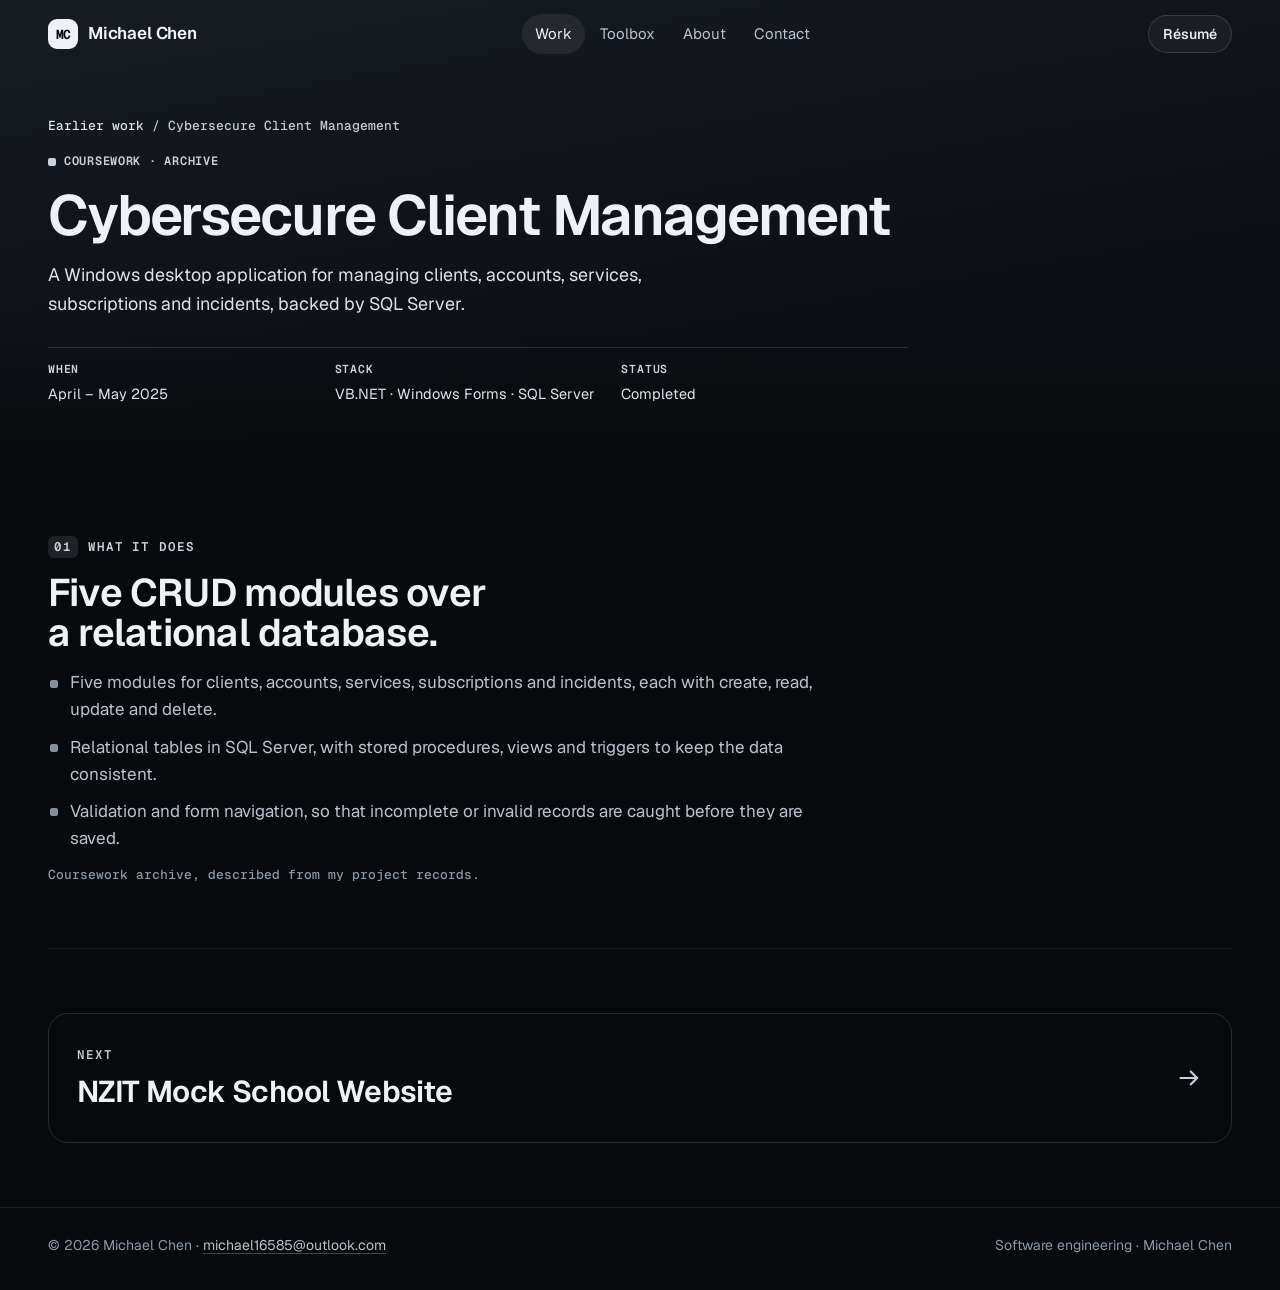
<file: project-cybersecure-client-management.html>
<!doctype html>
<html lang="en-NZ">
<head>
  <meta charset="utf-8">
  <meta name="viewport" content="width=device-width, initial-scale=1">
  <title>Cybersecure Client Management — Michael Chen</title>
  <meta name="description" content="Coursework: a VB.NET Windows Forms desktop app with five CRUD modules over SQL Server.">
  <meta name="theme-color" content="#07090c">
  <link rel="canonical" href="https://michaelchen97.github.io/project-cybersecure-client-management.html">
  <meta property="og:type" content="article">
  <meta property="og:site_name" content="Michael Chen — Software Engineer">
  <meta property="og:title" content="Cybersecure Client Management — Michael Chen">
  <meta property="og:description" content="Coursework: a VB.NET Windows Forms desktop app with five CRUD modules over SQL Server.">
  <meta property="og:url" content="https://michaelchen97.github.io/project-cybersecure-client-management.html">
  <meta property="og:image" content="https://michaelchen97.github.io/assets/og/og-project-cybersecure-client-management.jpg">
  <meta property="og:image:width" content="1200">
  <meta property="og:image:height" content="630">
  <meta property="og:image:alt" content="Cybersecure Client Management — Michael Chen: preview image">
  <meta name="twitter:card" content="summary_large_image">
  <meta name="twitter:image" content="https://michaelchen97.github.io/assets/og/og-project-cybersecure-client-management.jpg">
  <link rel="preload" href="assets/fonts/Geist-Variable.woff2" as="font" type="font/woff2" crossorigin>
  <script>document.documentElement.classList.add("js")</script>
  <link rel="stylesheet" href="assets/css/site.css">
  <link rel="icon" href="data:image/svg+xml,%3Csvg xmlns='http://www.w3.org/2000/svg' viewBox='0 0 32 32'%3E%3Crect width='32' height='32' rx='8' fill='%23eef2f6'/%3E%3Ctext x='16' y='21' font-family='monospace' font-size='13' font-weight='700' text-anchor='middle' fill='%2307090c'%3EMC%3C/text%3E%3C/svg%3E">
</head>

<body class="w-archive">
<a class="skip" href="#main">Skip to content</a>
<header class="site-header">
  <div class="wrap">
    <a class="brand" href="./"><span class="brand-mark" aria-hidden="true">MC</span><span>Michael Chen</span><span class="sr-only">, home</span></a>
    <nav class="nav" id="site-nav" aria-label="Primary">
      <a href="./#work" data-nav="work" aria-current="true">Work</a>
      <a href="./#toolbox" data-nav="toolbox">Toolbox</a>
      <a href="./#about" data-nav="about">About</a>
      <a href="./#contact" data-nav="contact">Contact</a>
    </nav>
    <div class="header-actions">
      <a class="btn btn-sm header-cta" href="https://canva.link/l92zh4dfmt63nav" target="_blank" rel="noopener noreferrer">Résumé<span class="sr-only"> (opens in a new tab)</span></a>
      <button class="btn btn-sm nav-toggle" type="button" aria-controls="site-nav" aria-expanded="false">Menu</button>
    </div>
  </div>
</header>

<main id="main">
  <section class="case-hero w-archive">
    <div class="art w-archive" aria-hidden="true"></div>
    <div class="wrap">
      <nav class="crumbs" aria-label="Breadcrumb"><a href="./#more">Earlier work</a><span aria-hidden="true">/</span><span>Cybersecure Client Management</span></nav>
      <div class="ch-grid solo">
        <div class="ch-copy">
          <p class="tag">Coursework · archive</p>
          <h1>Cybersecure Client Management</h1>
          <p class="lede">A Windows desktop application for managing clients, accounts, services, subscriptions and incidents, backed by SQL Server.</p>
        </div>
        <dl class="facts">
        <div><dt>When</dt><dd>April – May 2025</dd></div>
        <div><dt>Stack</dt><dd>VB.NET · Windows Forms · SQL Server</dd></div>
        <div><dt>Status</dt><dd>Completed</dd></div>
      </dl>
      </div>
    </div>
  </section>
  <div class="wrap">
    <section class="chapter" aria-labelledby="h-what">
      <p class="kicker"><span class="n">01</span> What it does</p>
      <h2 id="h-what">Five CRUD modules over a relational database.</h2>
      <div class="prose">
        <ul>
          <li>Five modules for clients, accounts, services, subscriptions and incidents, each with create, read, update and delete.</li>
          <li>Relational tables in SQL Server, with stored procedures, views and triggers to keep the data consistent.</li>
          <li>Validation and form navigation, so that incomplete or invalid records are caught before they are saved.</li>
        </ul>
        <p class="note">Coursework archive, described from my project records.</p>
      </div>
    </section>
    <section class="chapter" aria-label="Next project">
      <a class="next" href="project-nzit.html"><span><span class="eyebrow">Next</span><br><span class="t">NZIT Mock School Website</span></span><svg viewBox="0 0 24 24" aria-hidden="true"><path d="M4 12h15M13 6l6 6-6 6" fill="none" stroke="currentColor" stroke-width="1.8"/></svg></a>
    </section>
  </div>
</main>
<footer class="site-footer">
  <div class="wrap">
    <span>© 2026 Michael Chen · <a href="mailto:michael16585@outlook.com" data-email>michael16585@outlook.com</a></span>
    <span>Software engineering · Michael Chen</span>
  </div>
</footer>
<script src="assets/js/site.js" defer></script>

</body>
</html>
</file>
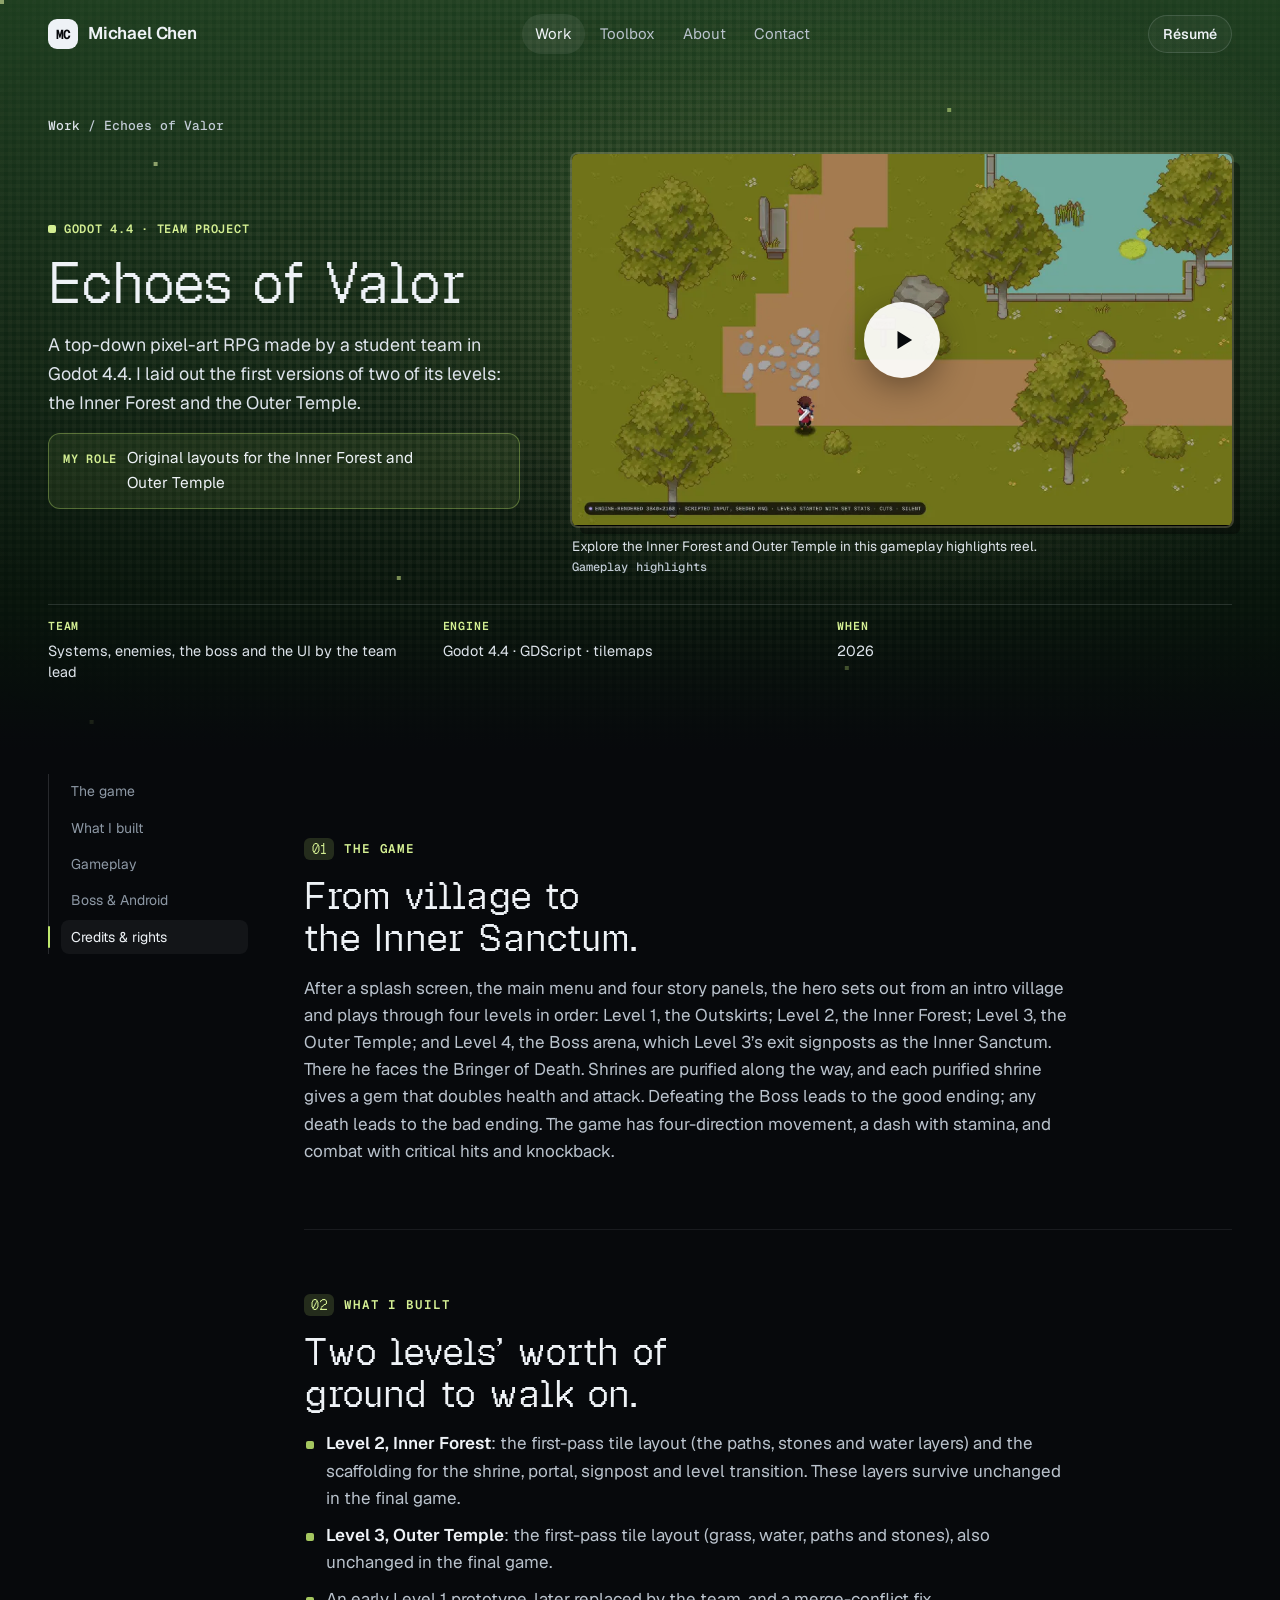
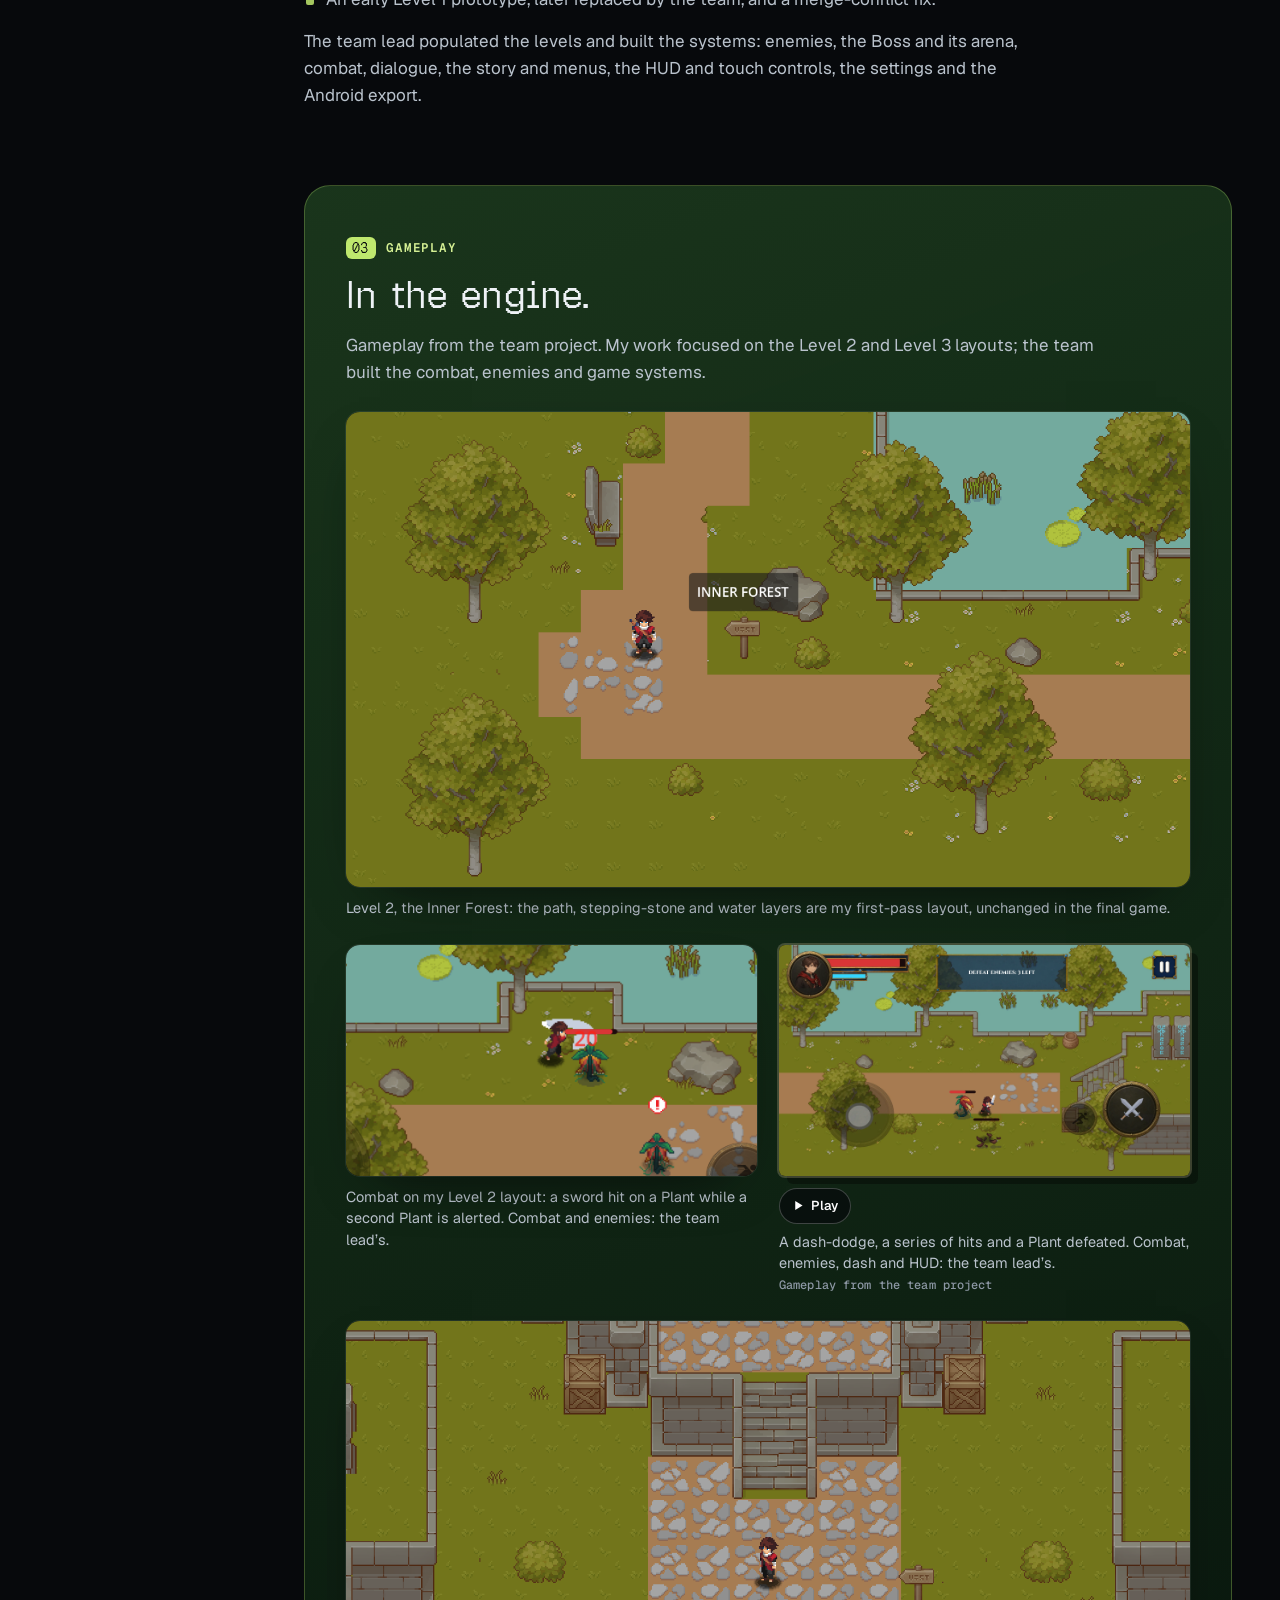
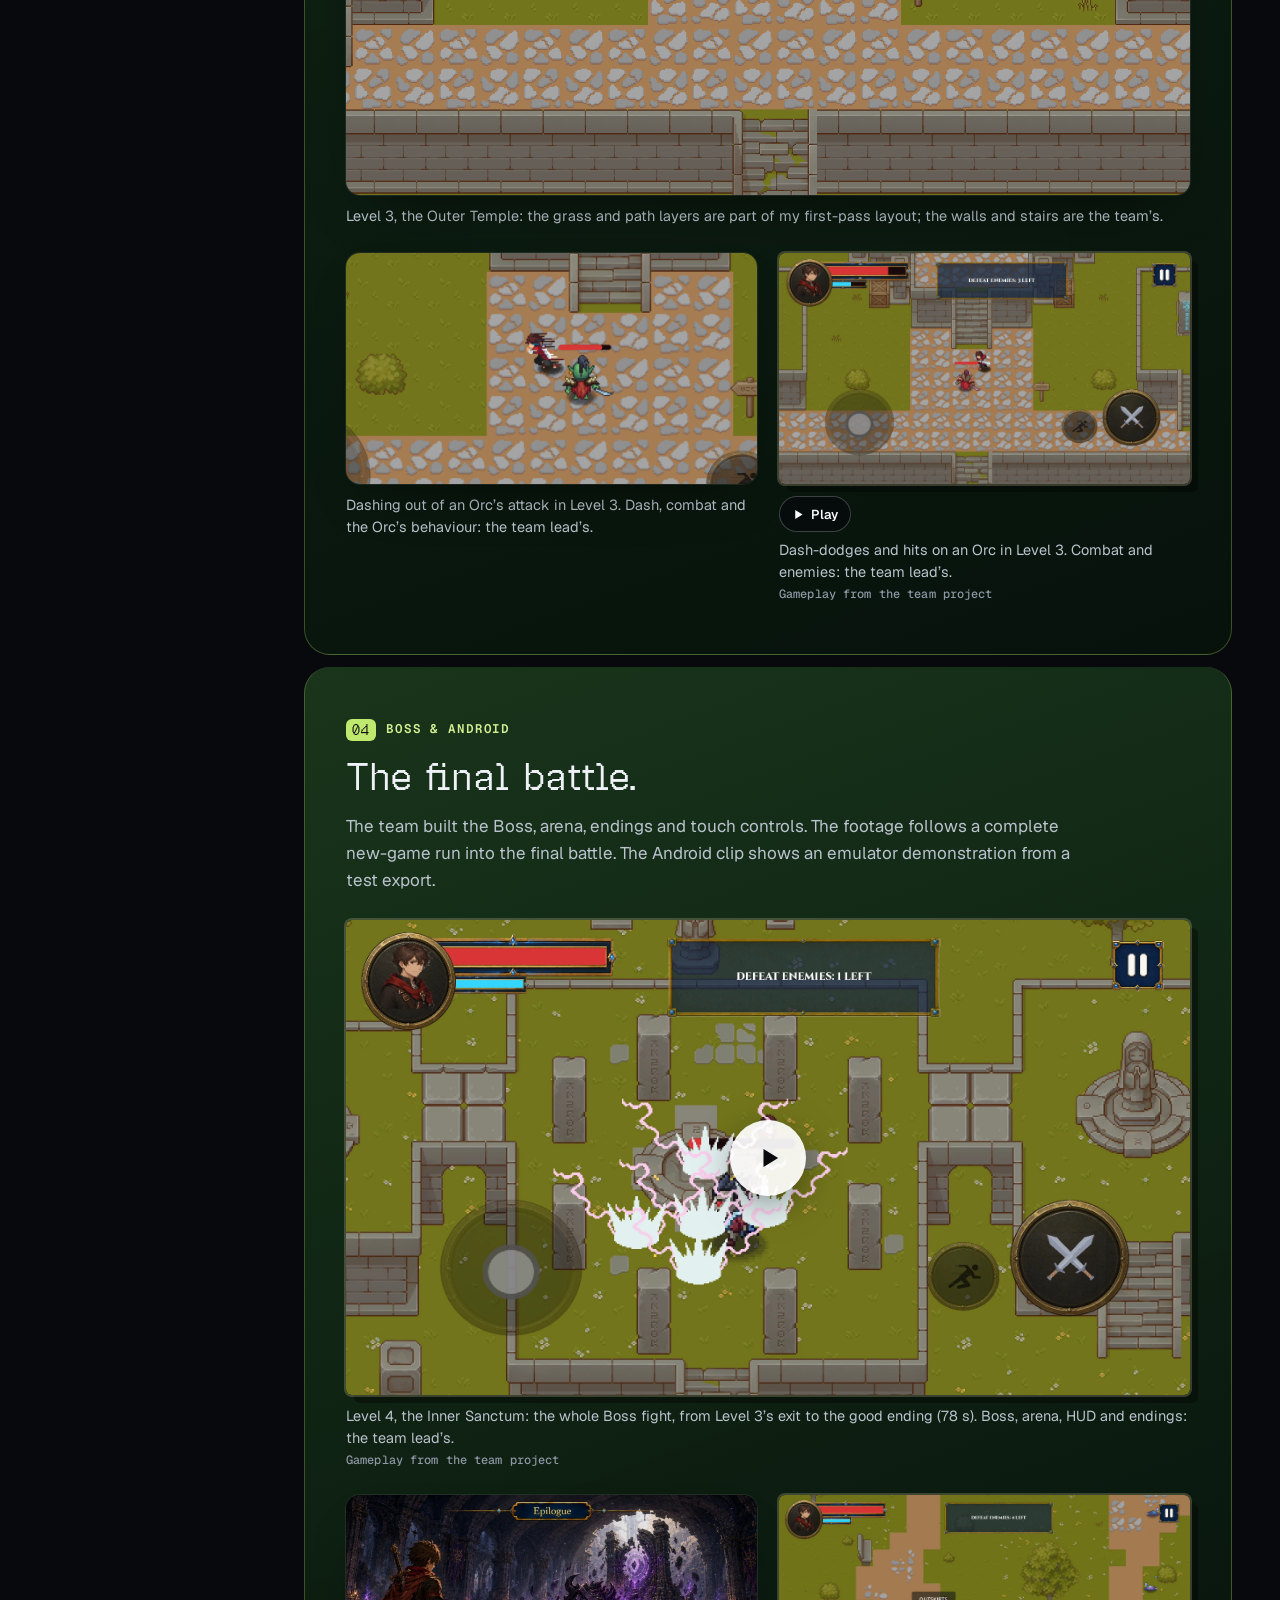
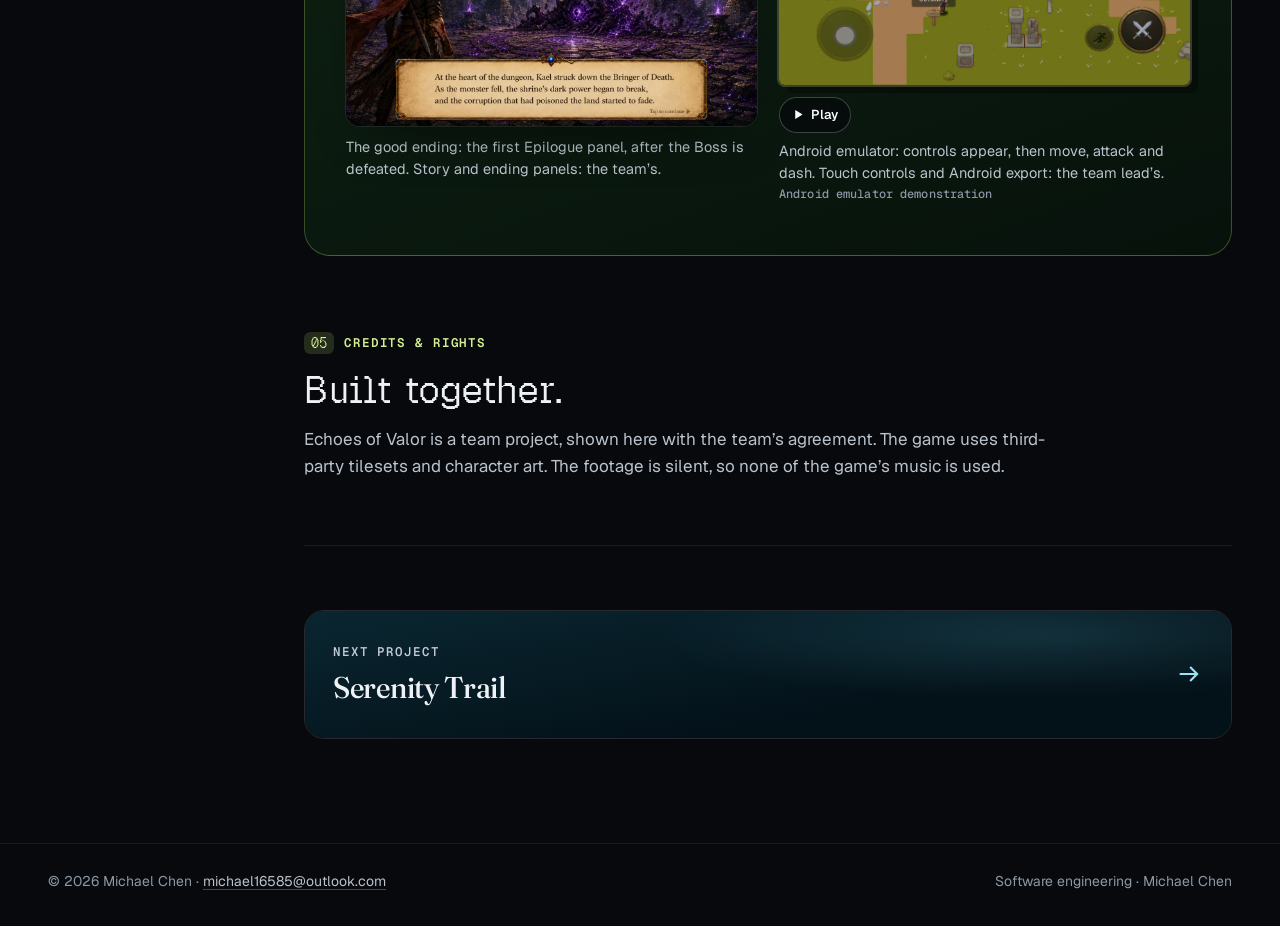
<file: project-echoes-of-valor.html>
<!doctype html>
<html lang="en-NZ">
<head>
  <meta charset="utf-8">
  <meta name="viewport" content="width=device-width, initial-scale=1">
  <title>Echoes of Valor — Michael Chen</title>
  <meta name="description" content="Echoes of Valor: a team Godot 4.4 pixel-art RPG. Michael Chen built the first-pass tile layouts and level scaffolding for Level 2 (Inner Forest) and Level 3 (Outer Temple).">
  <meta name="theme-color" content="#07090c">
  <link rel="canonical" href="https://michaelchen97.github.io/project-echoes-of-valor.html">
  <meta property="og:type" content="article">
  <meta property="og:site_name" content="Michael Chen — Software Engineer">
  <meta property="og:title" content="Echoes of Valor — Michael Chen">
  <meta property="og:description" content="Echoes of Valor: a team Godot 4.4 pixel-art RPG. Michael Chen built the first-pass tile layouts and level scaffolding for Level 2 (Inner Forest) and Level 3 (Outer Temple).">
  <meta property="og:url" content="https://michaelchen97.github.io/project-echoes-of-valor.html">
  <meta property="og:image" content="https://michaelchen97.github.io/assets/og/og-project-echoes-of-valor.jpg">
  <meta property="og:image:width" content="1200">
  <meta property="og:image:height" content="630">
  <meta property="og:image:alt" content="Echoes of Valor — Michael Chen: preview image">
  <meta name="twitter:card" content="summary_large_image">
  <meta name="twitter:image" content="https://michaelchen97.github.io/assets/og/og-project-echoes-of-valor.jpg">
  <link rel="preload" href="assets/fonts/Geist-Variable.woff2" as="font" type="font/woff2" crossorigin>
  <link rel="preload" href="assets/fonts/GeistPixel-Square.woff2" as="font" type="font/woff2" crossorigin>
  <script>document.documentElement.classList.add("js")</script>
  <link rel="preload" as="image" href="assets/media/echoes-of-valor/EV-F01_montage_poster_960.webp" fetchpriority="high">
  <link rel="stylesheet" href="assets/css/site.css">
  <link rel="icon" href="data:image/svg+xml,%3Csvg xmlns='http://www.w3.org/2000/svg' viewBox='0 0 32 32'%3E%3Crect width='32' height='32' rx='8' fill='%23eef2f6'/%3E%3Ctext x='16' y='21' font-family='monospace' font-size='13' font-weight='700' text-anchor='middle' fill='%2307090c'%3EMC%3C/text%3E%3C/svg%3E">
</head>

<body class="w-echoes">
<a class="skip" href="#main">Skip to content</a>
<header class="site-header">
  <div class="wrap">
    <a class="brand" href="./"><span class="brand-mark" aria-hidden="true">MC</span><span>Michael Chen</span><span class="sr-only">, home</span></a>
    <nav class="nav" id="site-nav" aria-label="Primary">
      <a href="./#work" data-nav="work" aria-current="true">Work</a>
      <a href="./#toolbox" data-nav="toolbox">Toolbox</a>
      <a href="./#about" data-nav="about">About</a>
      <a href="./#contact" data-nav="contact">Contact</a>
    </nav>
    <div class="header-actions">
      <a class="btn btn-sm header-cta" href="https://canva.link/l92zh4dfmt63nav" target="_blank" rel="noopener noreferrer">Résumé<span class="sr-only"> (opens in a new tab)</span></a>
      <button class="btn btn-sm nav-toggle" type="button" aria-controls="site-nav" aria-expanded="false">Menu</button>
    </div>
  </div>
</header>

<main id="main">
  <section class="case-hero w-echoes">
    <div class="art w-echoes" aria-hidden="true"></div>
    <div class="wrap">
      <nav class="crumbs" aria-label="Breadcrumb"><a href="./#echoes">Work</a><span aria-hidden="true">/</span><span>Echoes of Valor</span></nav>
      <div class="ch-grid">
        <div class="ch-copy">
          <p class="tag">Godot 4.4 · team project</p>
          <h1>Echoes of Valor</h1>
          <p class="lede">A top-down pixel-art RPG made by a student team in Godot 4.4. I laid out the first versions of two of its levels: the Inner Forest and the Outer Temple.</p>
          <p class="role"><b>My role</b><span>Original layouts for the Inner Forest and Outer Temple</span></p>
        </div>
        <div class="ch-media">
          <figure class="fig fig-video">
  <div class="frame" style="--ar:1920/1080">
    
    <video data-mode="click" data-src="assets/media/echoes-of-valor/EV-F01_montage_h264_1920x1080p60.mp4" data-src-sm="assets/media/echoes-of-valor/EV-F01_montage_h264_1280x720p60.mp4" data-heavy poster="assets/media/echoes-of-valor/EV-F01_montage_poster_960.webp" data-poster-lg="assets/media/echoes-of-valor/EV-F01_montage_poster_1920.webp" width="1920" height="1080" preload="none" muted playsinline aria-label="Echoes of Valor gameplay montage"></video>
  </div>
  <figcaption><span>Explore the Inner Forest and Outer Temple in this gameplay highlights reel.</span><span class="tag">Gameplay highlights</span></figcaption>
</figure>
        </div>
        <dl class="facts">
        <div><dt>Team</dt><dd>Systems, enemies, the boss and the UI by the team lead</dd></div>
        <div><dt>Engine</dt><dd>Godot 4.4 · GDScript · tilemaps</dd></div>
        <div><dt>When</dt><dd>2026</dd></div>
      </dl>
      </div>
    </div>
  </section>
  <div class="wrap case-layout">
    <nav class="toc" aria-label="On this page"><a href="#game">The game</a><a href="#built">What I built</a><a href="#gameplay">Gameplay</a><a href="#boss">Boss &amp; Android</a><a href="#credits">Credits &amp; rights</a></nav>
    <div>
      <section class="chapter" id="game" aria-labelledby="h-game">
        <p class="kicker"><span class="n">01</span> The game</p>
        <h2 id="h-game">From village to the Inner Sanctum.</h2>
        <div class="prose">
          <p>After a splash screen, the main menu and four story panels, the hero sets out from an intro village and plays through four levels in order: Level 1, the Outskirts; Level 2, the Inner Forest; Level 3, the Outer Temple; and Level 4, the Boss arena, which Level 3’s exit signposts as the Inner Sanctum. There he faces the Bringer of Death. Shrines are purified along the way, and each purified shrine gives a gem that doubles health and attack. Defeating the Boss leads to the good ending; any death leads to the bad ending. The game has four-direction movement, a dash with stamina, and combat with critical hits and knockback.</p>
        </div>
      </section>
      <section class="chapter" id="built" aria-labelledby="h-built">
        <p class="kicker"><span class="n">02</span> What I built</p>
        <h2 id="h-built">Two levels’ worth of ground to walk on.</h2>
        <div class="prose">
          <ul>
            <li><strong>Level 2, Inner Forest</strong>: the first-pass tile layout (the paths, stones and water layers) and the scaffolding for the shrine, portal, signpost and level transition. These layers survive unchanged in the final game.</li>
            <li><strong>Level 3, Outer Temple</strong>: the first-pass tile layout (grass, water, paths and stones), also unchanged in the final game.</li>
            <li>An early Level 1 prototype, later replaced by the team, and a merge-conflict fix.</li>
          </ul>
          <p>The team lead populated the levels and built the systems: enemies, the Boss and its arena, combat, dialogue, the story and menus, the HUD and touch controls, the settings and the Android export.</p>
        </div>
      </section>
      <section class="chapter feature" id="gameplay" aria-labelledby="h-gameplay">
        <p class="kicker"><span class="n">03</span> Gameplay</p>
        <h2 id="h-gameplay">In the engine.</h2>
        <div class="prose"><p>Gameplay from the team project. My work focused on the Level 2 and Level 3 layouts; the team built the combat, enemies and game systems.</p></div>
<div class="figs">
  <figure class="fig pixel">
  <button class="shot" type="button" data-zoom data-pixel data-group="ev" data-full="assets/media/echoes-of-valor/EV-S13-3840.webp" data-caption="Level 2, the Inner Forest: the path, stepping-stone and water layers are my first-pass layout, unchanged in the final game." data-alt="Level 2, the Inner Forest: the path, stepping-stone and water layers are my first-pass layout, unchanged in the final game." aria-label="Enlarge: Level 2, the Inner Forest: the path, stepping-stone and water layers are my first-pass layout, unchanged in the final game.">
    <picture><img src="assets/media/echoes-of-valor/EV-S13-1280.webp" srcset="assets/media/echoes-of-valor/EV-S13-384.webp 384w, assets/media/echoes-of-valor/EV-S13-960.webp 960w, assets/media/echoes-of-valor/EV-S13-1280.webp 1280w, assets/media/echoes-of-valor/EV-S13-1920.webp 1920w" sizes="(max-width: 1040px) 100vw, 1000px" width="3840" height="2160" loading="lazy" decoding="async" alt="Level 2, the Inner Forest: the path, stepping-stone and water layers are my first-pass layout, unchanged in the final game."></picture>
    <span class="zoom-hint" aria-hidden="true">Enlarge ⤢</span>
  </button>
  <figcaption><span>Level 2, the Inner Forest: the path, stepping-stone and water layers are my first-pass layout, unchanged in the final game.</span></figcaption>
</figure>
</div>
<div class="figs two">
  <figure class="fig pixel">
  <button class="shot" type="button" data-zoom data-pixel data-group="ev" data-full="assets/media/echoes-of-valor/EV-S02-crop-1920.webp" data-caption="Combat on my Level 2 layout: a sword hit on a Plant while a second Plant is alerted. Combat and enemies: the team lead’s." data-alt="Combat on my Level 2 layout: a sword hit on a Plant while a second Plant is alerted. Combat and enemies: the team lead’s." aria-label="Enlarge: Combat on my Level 2 layout: a sword hit on a Plant while a second Plant is alerted. Combat and enemies: the team lead’s.">
    <picture><img src="assets/media/echoes-of-valor/EV-S02-crop-1920.webp" srcset="assets/media/echoes-of-valor/EV-S02-crop-1920.webp 1920w" sizes="(max-width: 1040px) 100vw, 1000px" width="1920" height="1080" loading="lazy" decoding="async" alt="Combat on my Level 2 layout: a sword hit on a Plant while a second Plant is alerted. Combat and enemies: the team lead’s."></picture>
    <span class="zoom-hint" aria-hidden="true">Enlarge ⤢</span>
  </button>
  <figcaption><span>Combat on my Level 2 layout: a sword hit on a Plant while a second Plant is alerted. Combat and enemies: the team lead’s.</span></figcaption>
</figure>
  <figure class="fig fig-video">
  <div class="frame" style="--ar:1920/1080">
    <noscript><a class="nojs" href="assets/media/echoes-of-valor/EV-L01t_level2-plant-fight-trim_h264_1920x1080p60.mp4"><img src="assets/media/echoes-of-valor/EV-L01t_level2-plant-fight-trim_poster_960.webp" width="1920" height="1080" alt="Level 2 combat: dodge, a series of hits, Plant defeated (opens the video)"></a></noscript>
    <video data-mode="once" data-src="assets/media/echoes-of-valor/EV-L01t_level2-plant-fight-trim_h264_1920x1080p60.mp4" data-src-sm="assets/media/echoes-of-valor/EV-L01t_level2-plant-fight-trim_h264_960x540p60.mp4" data-poster="assets/media/echoes-of-valor/EV-L01t_level2-plant-fight-trim_poster_1920.webp" data-poster-sm="assets/media/echoes-of-valor/EV-L01t_level2-plant-fight-trim_poster_960.webp" width="1920" height="1080" preload="none" muted playsinline aria-label="Level 2 combat: dodge, a series of hits, Plant defeated"></video>
  </div>
  <figcaption><span>A dash-dodge, a series of hits and a Plant defeated. Combat, enemies, dash and HUD: the team lead’s.</span><span class="tag">Gameplay from the team project</span></figcaption>
</figure>
</div>
<div class="figs">
  <figure class="fig pixel">
  <button class="shot" type="button" data-zoom data-pixel data-group="ev" data-full="assets/media/echoes-of-valor/EV-S14-3840.webp" data-caption="Level 3, the Outer Temple: the grass and path layers are part of my first-pass layout; the walls and stairs are the team’s." data-alt="Level 3, the Outer Temple: the grass and path layers are part of my first-pass layout; the walls and stairs are the team’s." aria-label="Enlarge: Level 3, the Outer Temple: the grass and path layers are part of my first-pass layout; the walls and stairs are the team’s.">
    <picture><img src="assets/media/echoes-of-valor/EV-S14-1280.webp" srcset="assets/media/echoes-of-valor/EV-S14-384.webp 384w, assets/media/echoes-of-valor/EV-S14-960.webp 960w, assets/media/echoes-of-valor/EV-S14-1280.webp 1280w, assets/media/echoes-of-valor/EV-S14-1920.webp 1920w" sizes="(max-width: 1040px) 100vw, 1000px" width="3840" height="2160" loading="lazy" decoding="async" alt="Level 3, the Outer Temple: the grass and path layers are part of my first-pass layout; the walls and stairs are the team’s."></picture>
    <span class="zoom-hint" aria-hidden="true">Enlarge ⤢</span>
  </button>
  <figcaption><span>Level 3, the Outer Temple: the grass and path layers are part of my first-pass layout; the walls and stairs are the team’s.</span></figcaption>
</figure>
</div>
<div class="figs two">
  <figure class="fig pixel">
  <button class="shot" type="button" data-zoom data-pixel data-group="ev" data-full="assets/media/echoes-of-valor/EV-S06-crop-1920.webp" data-caption="Dashing out of an Orc’s attack in Level 3. Dash, combat and the Orc’s behaviour: the team lead’s." data-alt="Dashing out of an Orc’s attack in Level 3. Dash, combat and the Orc’s behaviour: the team lead’s." aria-label="Enlarge: Dashing out of an Orc’s attack in Level 3. Dash, combat and the Orc’s behaviour: the team lead’s.">
    <picture><img src="assets/media/echoes-of-valor/EV-S06-crop-1920.webp" srcset="assets/media/echoes-of-valor/EV-S06-crop-1920.webp 1920w" sizes="(max-width: 1040px) 100vw, 1000px" width="1920" height="1080" loading="lazy" decoding="async" alt="Dashing out of an Orc’s attack in Level 3. Dash, combat and the Orc’s behaviour: the team lead’s."></picture>
    <span class="zoom-hint" aria-hidden="true">Enlarge ⤢</span>
  </button>
  <figcaption><span>Dashing out of an Orc’s attack in Level 3. Dash, combat and the Orc’s behaviour: the team lead’s.</span></figcaption>
</figure>
  <figure class="fig fig-video">
  <div class="frame" style="--ar:1920/1080">
    <noscript><a class="nojs" href="assets/media/echoes-of-valor/EV-L03_level3-orc-dash_h264_1920x1080p60.mp4"><img src="assets/media/echoes-of-valor/EV-L03_level3-orc-dash_poster_960.webp" width="1920" height="1080" alt="Level 3: dash-dodges and sword hits on an Orc (opens the video)"></a></noscript>
    <video data-mode="once" data-src="assets/media/echoes-of-valor/EV-L03_level3-orc-dash_h264_1920x1080p60.mp4" data-src-sm="assets/media/echoes-of-valor/EV-L03_level3-orc-dash_h264_960x540p60.mp4" data-poster="assets/media/echoes-of-valor/EV-L03_level3-orc-dash_poster_1920.webp" data-poster-sm="assets/media/echoes-of-valor/EV-L03_level3-orc-dash_poster_960.webp" width="1920" height="1080" preload="none" muted playsinline aria-label="Level 3: dash-dodges and sword hits on an Orc"></video>
  </div>
  <figcaption><span>Dash-dodges and hits on an Orc in Level 3. Combat and enemies: the team lead’s.</span><span class="tag">Gameplay from the team project</span></figcaption>
</figure>
</div>
      </section>
      <section class="chapter feature" id="boss" aria-labelledby="h-boss">
        <p class="kicker"><span class="n">04</span> Boss &amp; Android</p>
        <h2 id="h-boss">The final battle.</h2>
        <div class="prose"><p>The team built the Boss, arena, endings and touch controls. The footage follows a complete new-game run into the final battle. The Android clip shows an emulator demonstration from a test export.</p></div>
<div class="figs">
  <figure class="fig fig-video"><div class="frame" style="--ar:16/9">
    <noscript><a class="nojs" href="assets/media/echoes-of-valor/EV-B02_boss-fight-continuous_h264_1920x1080p60.mp4"><img src="assets/media/echoes-of-valor/EV-B01_boss-fight-continuous_poster_1280.webp" width="1920" height="1080" alt="The whole Boss fight, continuous excerpt (opens the video)"></a></noscript>
    <video data-mode="click" data-src="assets/media/echoes-of-valor/EV-B02_boss-fight-continuous_h264_1920x1080p60.mp4" data-src-sm="assets/media/echoes-of-valor/EV-B01_boss-fight-continuous_h264_1280x720p60.mp4" data-poster="assets/media/echoes-of-valor/EV-B01_boss-fight-continuous_poster_1920.webp" data-poster-sm="assets/media/echoes-of-valor/EV-B01_boss-fight-continuous_poster_1280.webp" width="1920" height="1080" preload="none" muted playsinline aria-label="Level 4, the Inner Sanctum: the whole Boss fight, to the good ending"></video>
  </div><figcaption><span>Level 4, the Inner Sanctum: the whole Boss fight, from Level 3’s exit to the good ending (78 s). Boss, arena, HUD and endings: the team lead’s.</span><span class="tag">Gameplay from the team project</span></figcaption></figure>
</div>
<div class="figs two">
  <figure class="fig pixel">
  <button class="shot" type="button" data-zoom data-pixel data-group="ev" data-full="assets/media/echoes-of-valor/EV-S32-3840.webp" data-caption="The good ending: the first Epilogue panel, after the Boss is defeated. Story and ending panels: the team’s." data-alt="The good ending: the first Epilogue panel, after the Boss is defeated. Story and ending panels: the team’s." aria-label="Enlarge: The good ending: the first Epilogue panel, after the Boss is defeated. Story and ending panels: the team’s.">
    <picture><img src="assets/media/echoes-of-valor/EV-S32-1280.webp" srcset="assets/media/echoes-of-valor/EV-S32-384.webp 384w, assets/media/echoes-of-valor/EV-S32-1280.webp 1280w, assets/media/echoes-of-valor/EV-S32-1920.webp 1920w" sizes="(max-width: 1040px) 100vw, 1000px" width="3840" height="2160" loading="lazy" decoding="async" alt="The good ending: the first Epilogue panel, after the Boss is defeated. Story and ending panels: the team’s."></picture>
    <span class="zoom-hint" aria-hidden="true">Enlarge ⤢</span>
  </button>
  <figcaption><span>The good ending: the first Epilogue panel, after the Boss is defeated. Story and ending panels: the team’s.</span></figcaption>
</figure>
  <figure class="fig fig-video">
  <div class="frame" style="--ar:1872/864">
    <noscript><a class="nojs" href="assets/media/echoes-of-valor/EV-A12_level1-arrival-touch-controls_h264_1872x864p60.mp4"><img src="assets/media/echoes-of-valor/EV-A12_level1-arrival-touch-controls_poster_1872.webp" width="1872" height="864" alt="Android emulator: controls appear, then move, attack and dash (opens the video)"></a></noscript>
    <video data-mode="once" data-src="assets/media/echoes-of-valor/EV-A12_level1-arrival-touch-controls_h264_1872x864p60.mp4" data-src-sm="assets/media/echoes-of-valor/EV-A12_level1-arrival-touch-controls_h264_1248x576p60.mp4" data-poster="assets/media/echoes-of-valor/EV-A12_level1-arrival-touch-controls_poster_1872.webp" width="1872" height="864" preload="none" muted playsinline aria-label="Android emulator: controls appear, then move, attack and dash"></video>
  </div>
  <figcaption><span>Android emulator: controls appear, then move, attack and dash. Touch controls and Android export: the team lead’s.</span><span class="tag">Android emulator demonstration</span></figcaption>
</figure>
</div>
      </section>
      <section class="chapter" id="credits" aria-labelledby="h-credits">
        <p class="kicker"><span class="n">05</span> Credits &amp; rights</p>
        <h2 id="h-credits">Built together.</h2>
        <div class="prose">
          <p>Echoes of Valor is a team project, shown here with the team’s agreement. The game uses third-party tilesets and character art. The footage is silent, so none of the game’s music is used.</p>
        </div>
      </section>
      <section class="chapter" aria-label="Next project">
        <a class="next w-serenity" href="project-serenity-trail.html"><span class="art w-serenity" aria-hidden="true"></span><span><span class="eyebrow">Next project</span><br><span class="t">Serenity Trail</span></span><svg viewBox="0 0 24 24" aria-hidden="true"><path d="M4 12h15M13 6l6 6-6 6" fill="none" stroke="currentColor" stroke-width="1.8"/></svg></a>
      </section>
    </div>
  </div>
</main>
<footer class="site-footer">
  <div class="wrap">
    <span>© 2026 Michael Chen · <a href="mailto:michael16585@outlook.com" data-email>michael16585@outlook.com</a></span>
    <span>Software engineering · Michael Chen</span>
  </div>
</footer>
<script src="assets/js/site.js" defer></script>

</body>
</html>
</file>
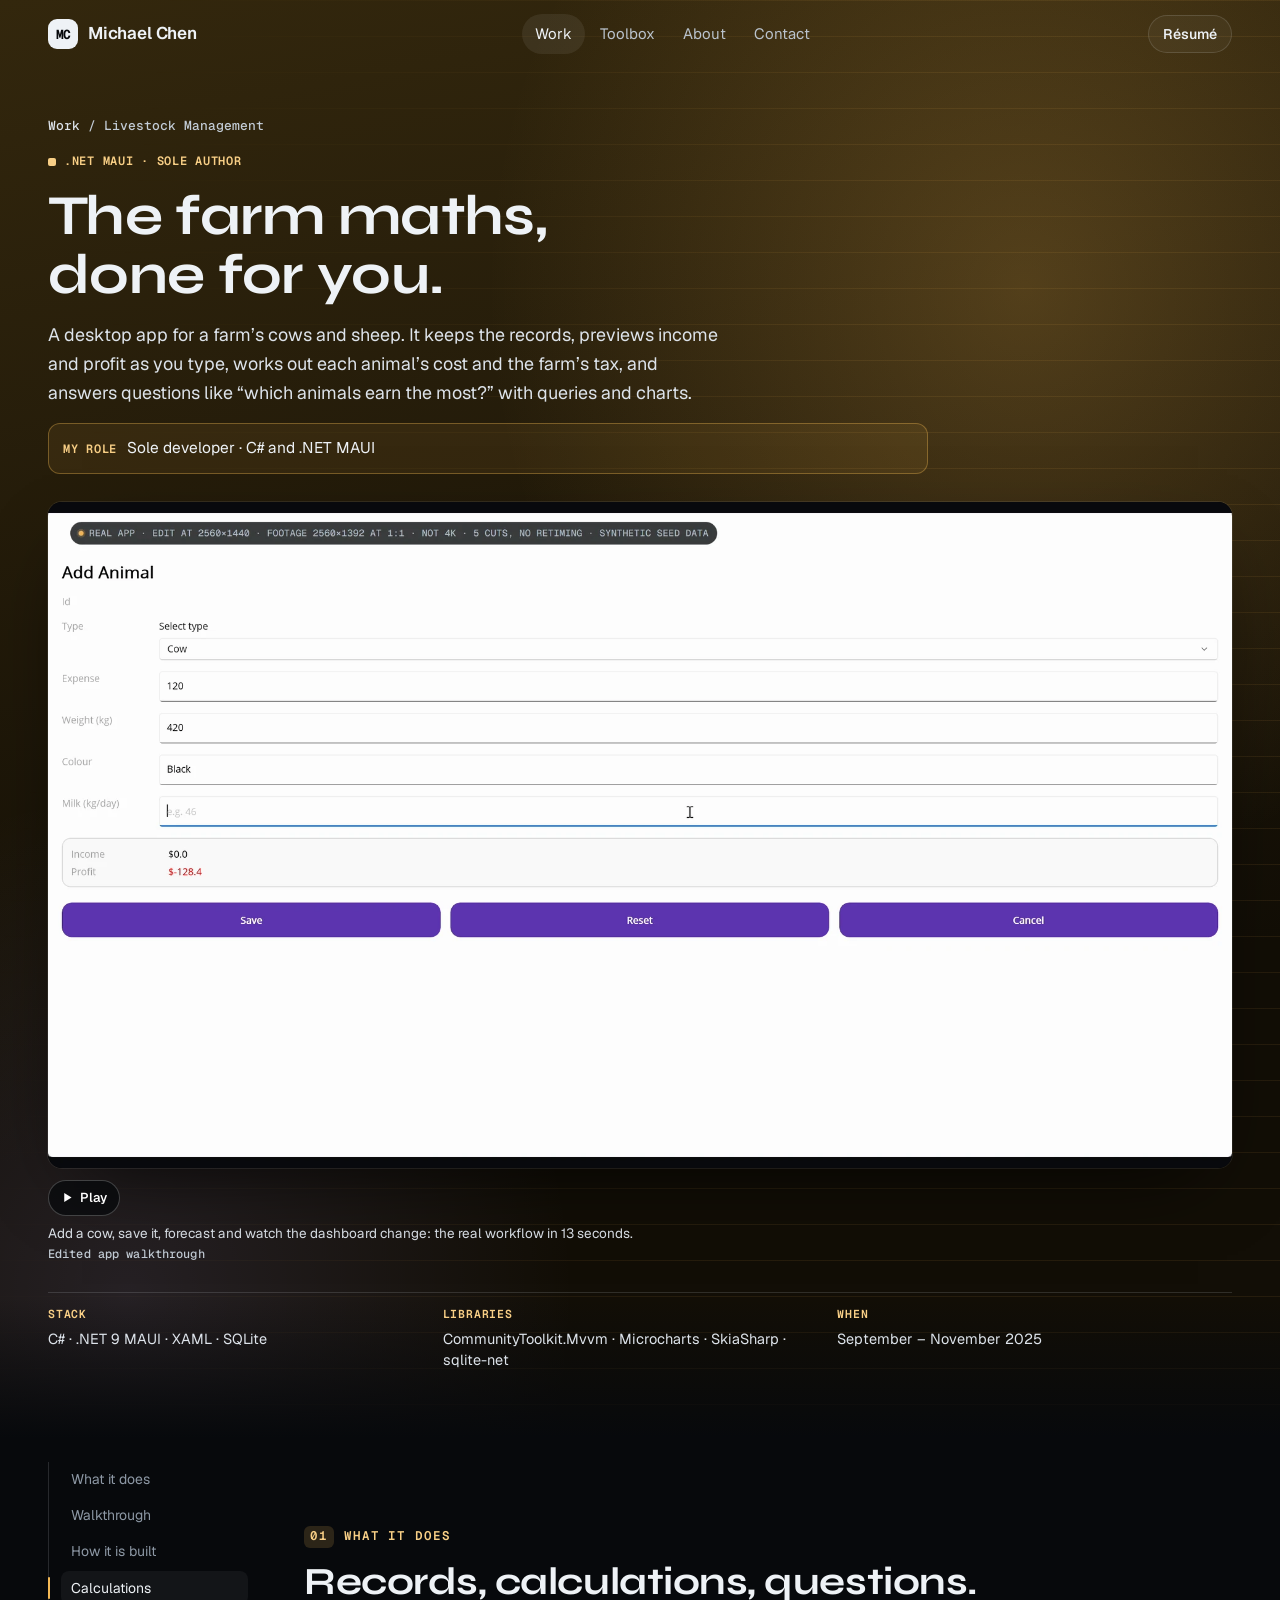
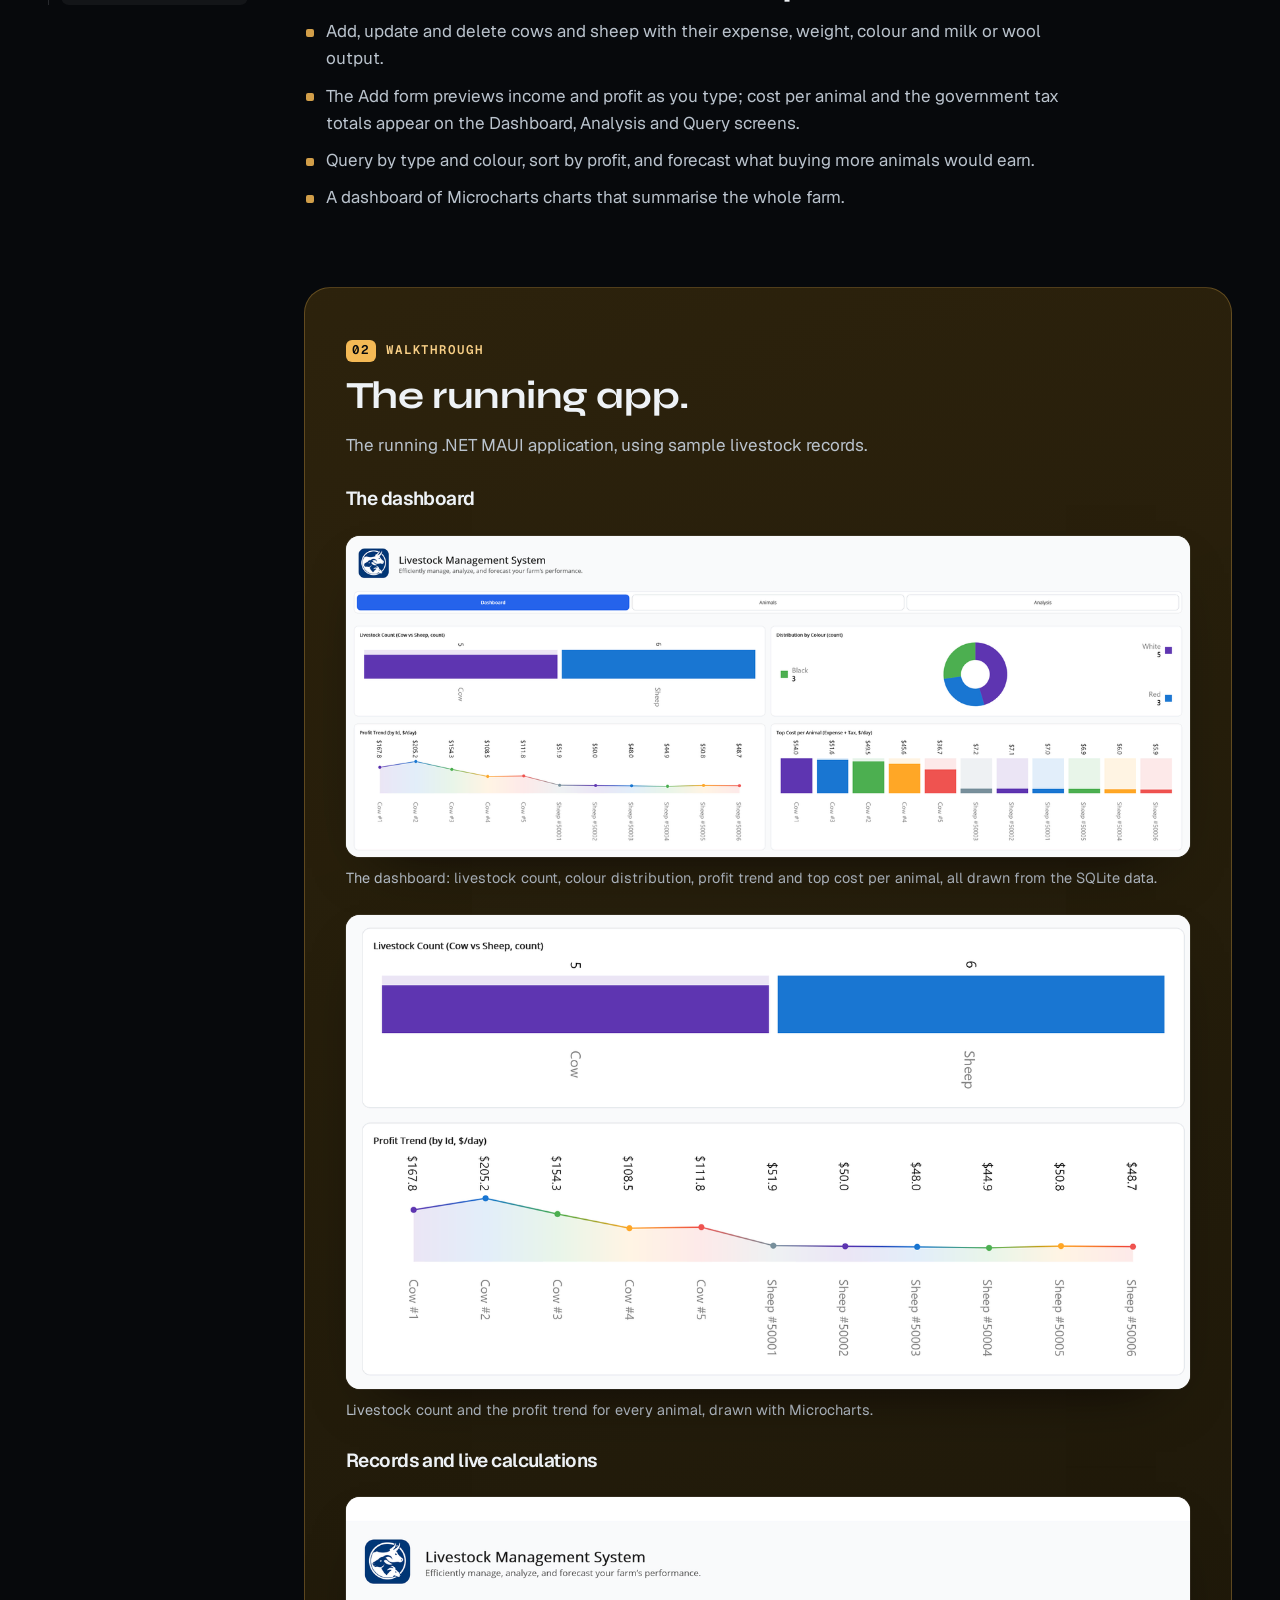
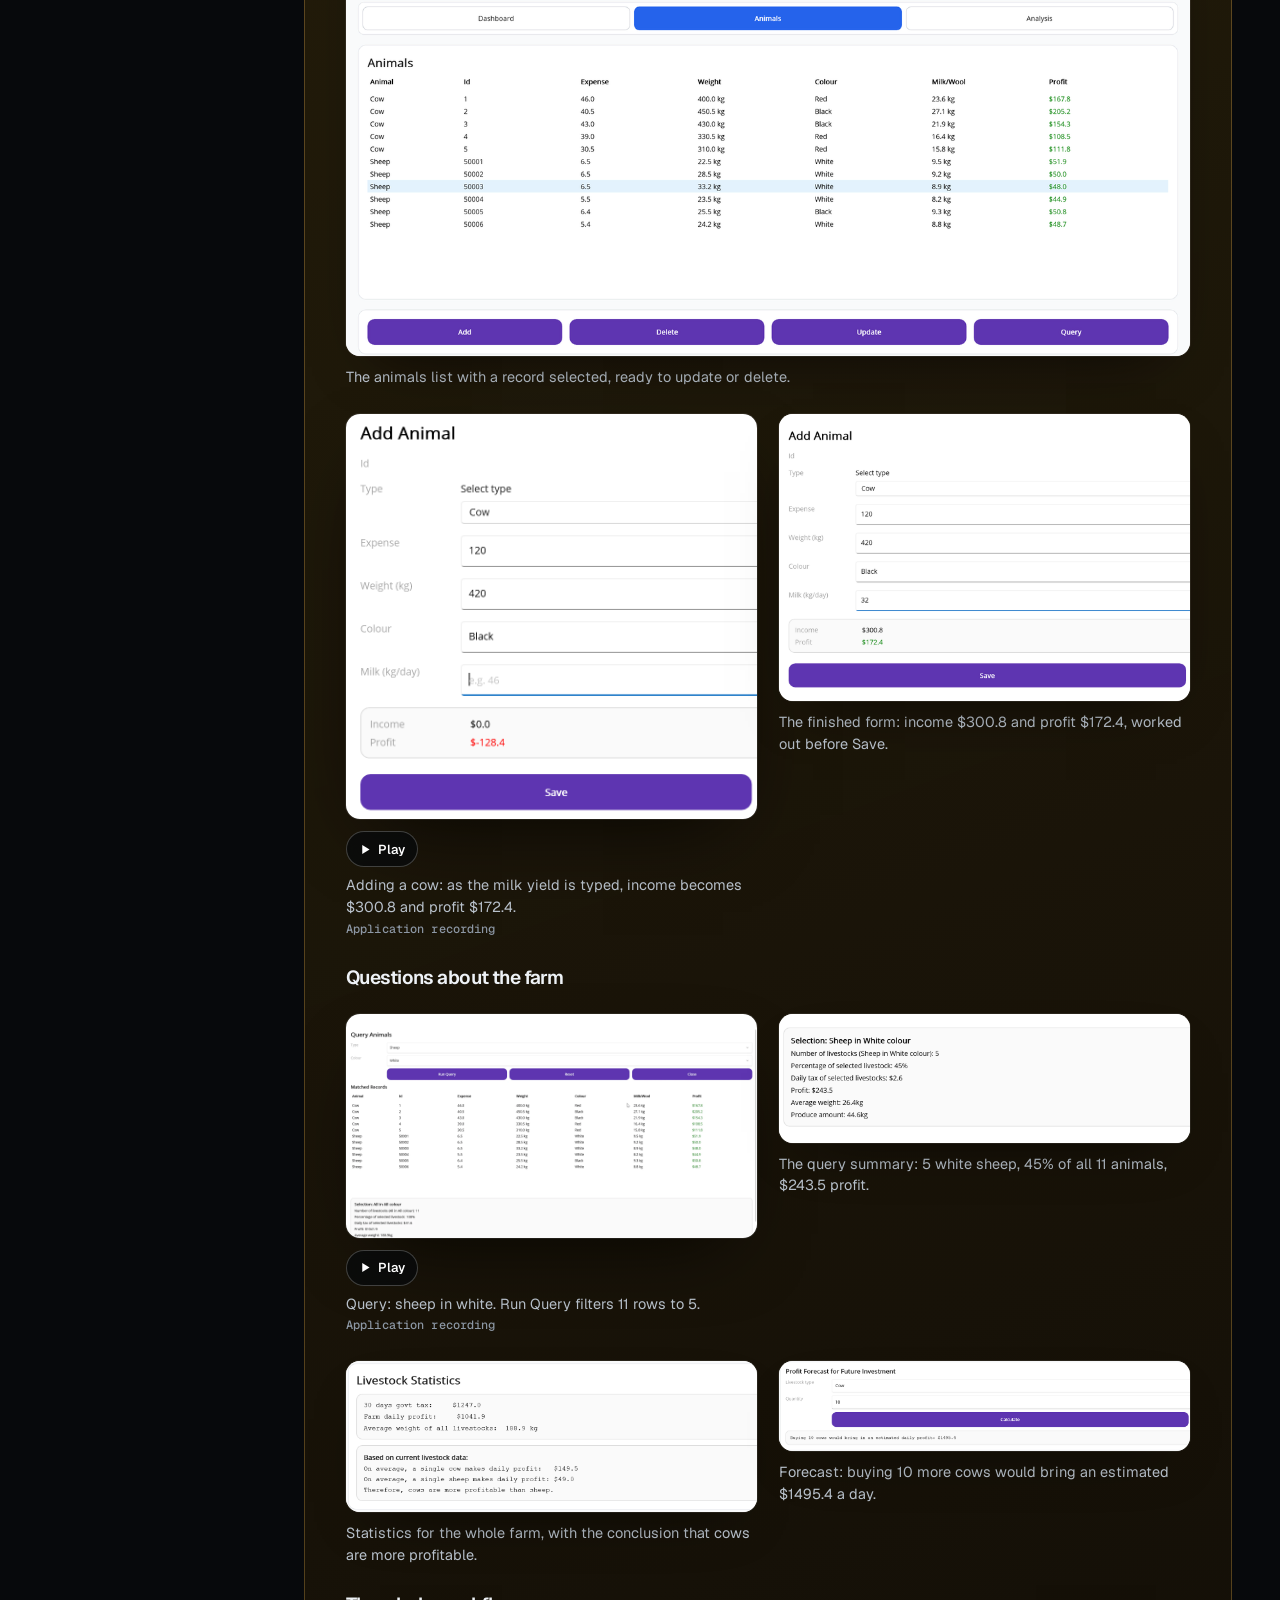
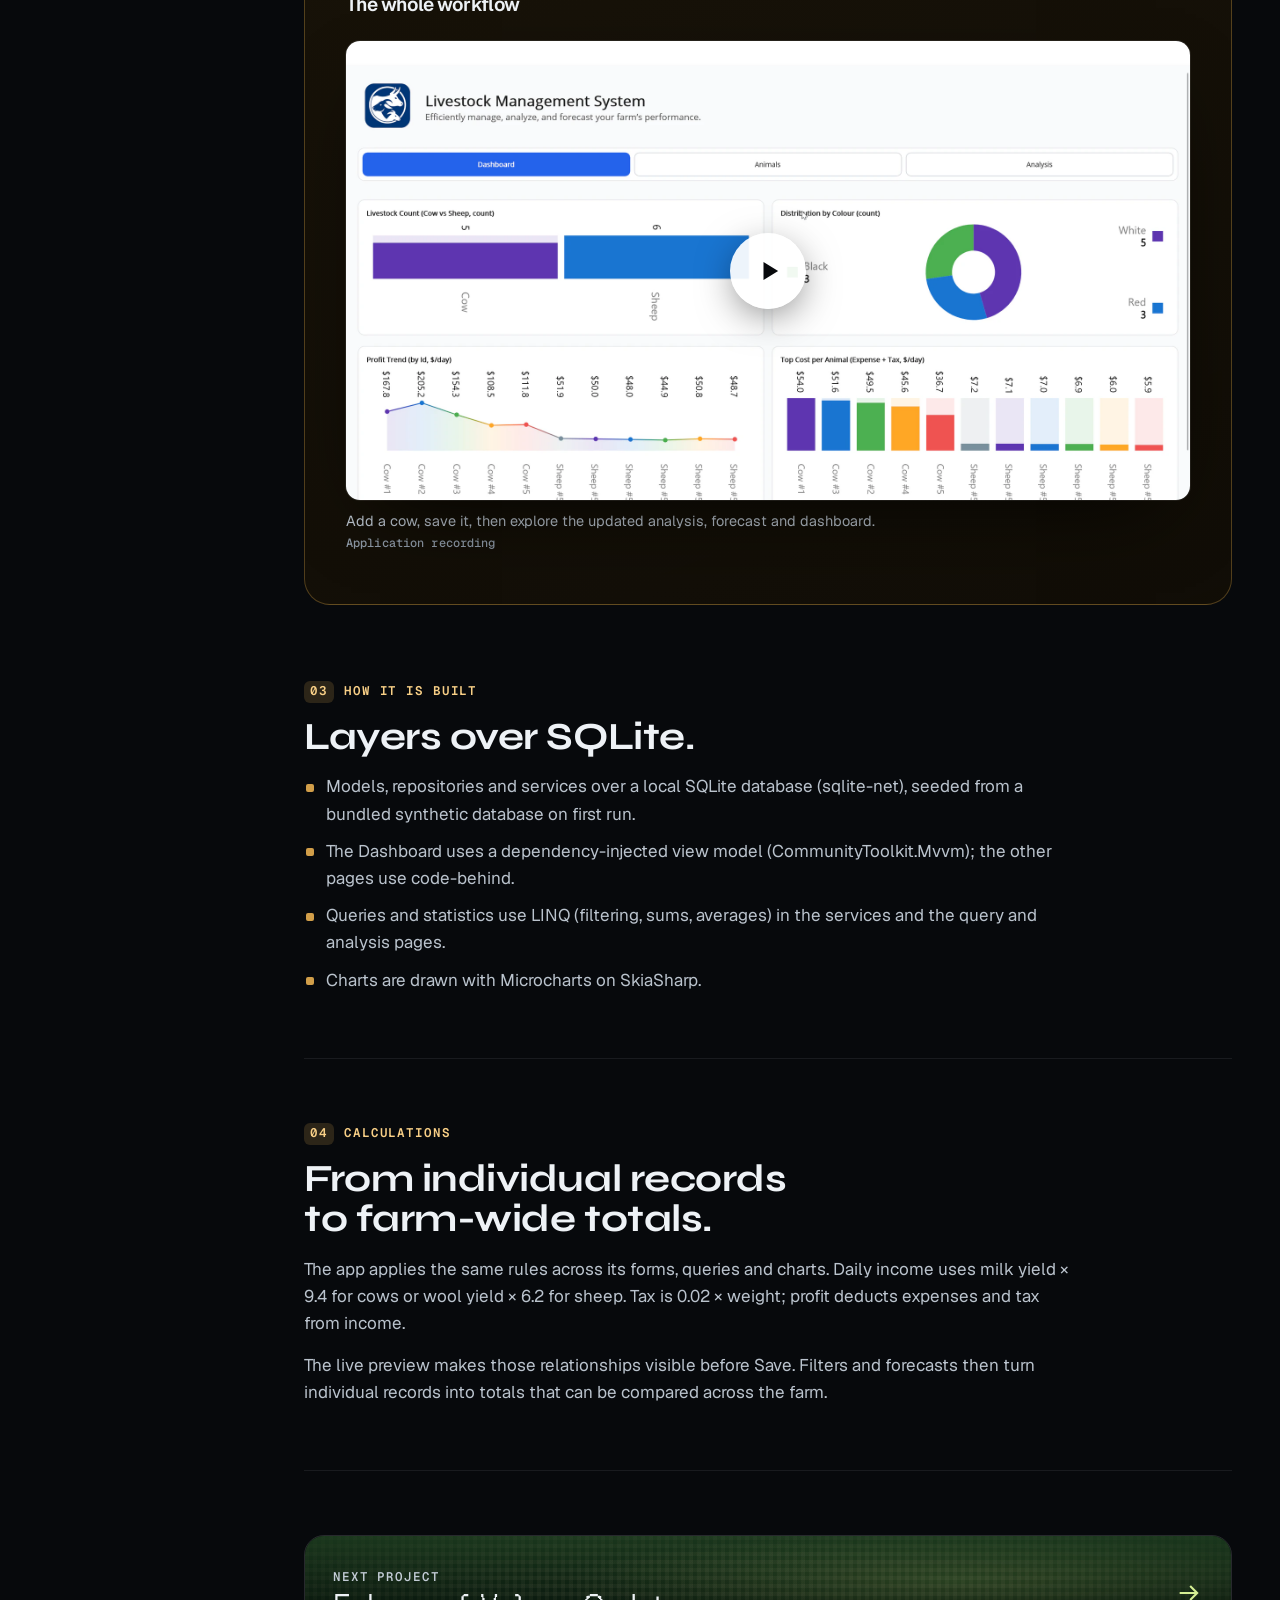
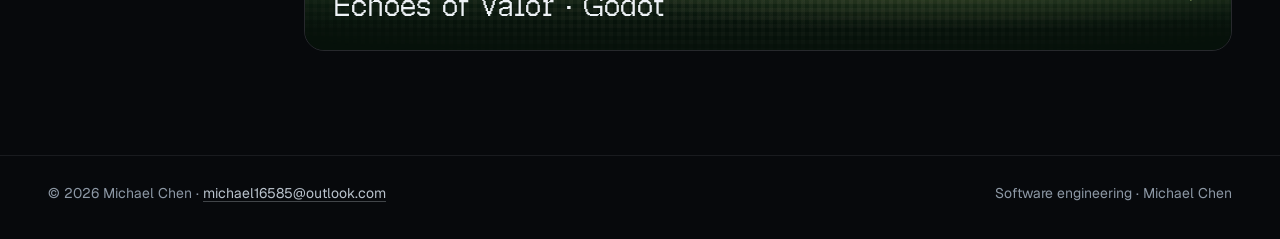
<file: project-livestock.html>
<!doctype html>
<html lang="en-NZ">
<head>
  <meta charset="utf-8">
  <meta name="viewport" content="width=device-width, initial-scale=1">
  <title>Livestock Management — Michael Chen</title>
  <meta name="description" content="Livestock Management: a .NET 9 MAUI desktop app for a farm’s cows and sheep, with live profit calculations, LINQ queries and Microcharts dashboards over SQLite. Sole author: Michael Chen.">
  <meta name="theme-color" content="#07090c">
  <link rel="canonical" href="https://michaelchen97.github.io/project-livestock.html">
  <meta property="og:type" content="article">
  <meta property="og:site_name" content="Michael Chen — Software Engineer">
  <meta property="og:title" content="Livestock Management — Michael Chen">
  <meta property="og:description" content="Livestock Management: a .NET 9 MAUI desktop app for a farm’s cows and sheep, with live profit calculations, LINQ queries and Microcharts dashboards over SQLite. Sole author: Michael Chen.">
  <meta property="og:url" content="https://michaelchen97.github.io/project-livestock.html">
  <meta property="og:image" content="https://michaelchen97.github.io/assets/og/og-project-livestock.jpg">
  <meta property="og:image:width" content="1200">
  <meta property="og:image:height" content="630">
  <meta property="og:image:alt" content="Livestock Management — Michael Chen: preview image">
  <meta name="twitter:card" content="summary_large_image">
  <meta name="twitter:image" content="https://michaelchen97.github.io/assets/og/og-project-livestock.jpg">
  <link rel="preload" href="assets/fonts/Geist-Variable.woff2" as="font" type="font/woff2" crossorigin>
  <link rel="preload" href="assets/fonts/Syne-Bold-latin.woff2" as="font" type="font/woff2" crossorigin>
  <script>document.documentElement.classList.add("js")</script>
  <link rel="preload" as="image" href="assets/media/livestock/LS-F02_edit_poster_960.webp" fetchpriority="high">
  <link rel="stylesheet" href="assets/css/site.css">
  <link rel="icon" href="data:image/svg+xml,%3Csvg xmlns='http://www.w3.org/2000/svg' viewBox='0 0 32 32'%3E%3Crect width='32' height='32' rx='8' fill='%23eef2f6'/%3E%3Ctext x='16' y='21' font-family='monospace' font-size='13' font-weight='700' text-anchor='middle' fill='%2307090c'%3EMC%3C/text%3E%3C/svg%3E">
</head>

<body class="w-livestock">
<a class="skip" href="#main">Skip to content</a>
<header class="site-header">
  <div class="wrap">
    <a class="brand" href="./"><span class="brand-mark" aria-hidden="true">MC</span><span>Michael Chen</span><span class="sr-only">, home</span></a>
    <nav class="nav" id="site-nav" aria-label="Primary">
      <a href="./#work" data-nav="work" aria-current="true">Work</a>
      <a href="./#toolbox" data-nav="toolbox">Toolbox</a>
      <a href="./#about" data-nav="about">About</a>
      <a href="./#contact" data-nav="contact">Contact</a>
    </nav>
    <div class="header-actions">
      <a class="btn btn-sm header-cta" href="https://canva.link/l92zh4dfmt63nav" target="_blank" rel="noopener noreferrer">Résumé<span class="sr-only"> (opens in a new tab)</span></a>
      <button class="btn btn-sm nav-toggle" type="button" aria-controls="site-nav" aria-expanded="false">Menu</button>
    </div>
  </div>
</header>

<main id="main">
  <section class="case-hero w-livestock">
    <div class="art w-livestock" aria-hidden="true"></div>
    <div class="wrap">
      <nav class="crumbs" aria-label="Breadcrumb"><a href="./#livestock">Work</a><span aria-hidden="true">/</span><span>Livestock Management</span></nav>
      <div class="ch-grid wide">
        <div class="ch-copy">
          <p class="tag">.NET MAUI · sole author</p>
          <h1>The farm maths, done for you.</h1>
          <p class="lede">A desktop app for a farm’s cows and sheep. It keeps the records, previews income and profit as you type, works out each animal’s cost and the farm’s tax, and answers questions like “which animals earn the most?” with queries and charts.</p>
          <p class="role"><b>My role</b><span>Sole developer · C# and .NET MAUI</span></p>
        </div>
        <div class="ch-media">
          <div class="hide-sm"><figure class="fig fig-video">
  <div class="frame" style="--ar:1920/1080">
    
    <video data-mode="once" data-src="assets/media/livestock/LS-F02_edit_h264_1920x1080p60.mp4" data-src-sm="assets/media/livestock/LS-F02_edit_h264_1280x720p60.mp4" data-heavy poster="assets/media/livestock/LS-F02_edit_poster_960.webp" data-poster-lg="assets/media/livestock/LS-F02_edit_poster_1920.webp" width="1920" height="1080" preload="none" muted playsinline aria-label="Livestock Management: a new cow is added, saved, and the dashboard updates"></video>
  </div>
  <figcaption><span>Add a cow, save it, forecast and watch the dashboard change: the real workflow in 13 seconds.</span><span class="tag">Edited app walkthrough</span></figcaption>
</figure></div>
          <div class="show-sm"><figure class="fig fig-video narrow">
  <div class="frame" style="--ar:860/848">
    <noscript><a class="nojs" href="assets/media/livestock/LS-L02c_add-form-crop_h264_860x848p60.mp4"><img src="assets/media/livestock/LS-L02c_add-form-crop_poster_860.webp" width="860" height="848" alt="Livestock add form: income and profit update live as milk is typed (opens the video)"></a></noscript>
    <video data-mode="once" data-src="assets/media/livestock/LS-L02c_add-form-crop_h264_860x848p60.mp4" data-src-sm="assets/media/livestock/LS-L02c_add-form-crop_h264_640x632p60.mp4" data-poster="assets/media/livestock/LS-L02c_add-form-crop_poster_860.webp" width="860" height="848" preload="none" muted playsinline aria-label="Livestock add form: income and profit update live as milk is typed"></video>
  </div>
  <figcaption><span>The Add form: income and profit update while milk is typed.</span><span class="tag">Application recording</span></figcaption>
</figure></div>
        </div>
        <dl class="facts">
        <div><dt>Stack</dt><dd>C# · .NET 9 MAUI · XAML · SQLite</dd></div>
        <div><dt>Libraries</dt><dd>CommunityToolkit.Mvvm · Microcharts · SkiaSharp · sqlite-net</dd></div>
        <div><dt>When</dt><dd>September – November 2025</dd></div>
      </dl>
      </div>
    </div>
  </section>
  <div class="wrap case-layout">
    <nav class="toc" aria-label="On this page"><a href="#what">What it does</a><a href="#walkthrough">Walkthrough</a><a href="#engineering">How it is built</a><a href="#testing">Calculations</a></nav>
    <div>
      <section class="chapter" id="what" aria-labelledby="h-what">
        <p class="kicker"><span class="n">01</span> What it does</p>
        <h2 id="h-what">Records, calculations, questions.</h2>
        <div class="prose">
          <ul>
            <li>Add, update and delete cows and sheep with their expense, weight, colour and milk or wool output.</li>
            <li>The Add form previews income and profit as you type; cost per animal and the government tax totals appear on the Dashboard, Analysis and Query screens.</li>
            <li>Query by type and colour, sort by profit, and forecast what buying more animals would earn.</li>
            <li>A dashboard of Microcharts charts that summarise the whole farm.</li>
          </ul>
        </div>
      </section>
      <section class="chapter feature" id="walkthrough" aria-labelledby="h-walkthrough">
        <p class="kicker"><span class="n">02</span> Walkthrough</p>
        <h2 id="h-walkthrough">The running app.</h2>
        <div class="prose"><p>The running .NET MAUI application, using sample livestock records.</p></div>
        <h3>The dashboard</h3>
        <div class="figs">
          <figure class="fig">
  <button class="shot" type="button" data-zoom data-group="ls" data-full="assets/media/livestock/LS-S01c-3840.webp" data-caption="The dashboard: livestock count, colour distribution, profit trend and top cost per animal, all drawn from the SQLite data." data-alt="The dashboard: livestock count, colour distribution, profit trend and top cost per animal, all drawn from the SQLite data." aria-label="Enlarge: The dashboard: livestock count, colour distribution, profit trend and top cost per animal, all drawn from the SQLite data.">
    <picture><img src="assets/media/livestock/LS-S01c-1280.webp" srcset="assets/media/livestock/LS-S01c-960.webp 960w, assets/media/livestock/LS-S01c-1280.webp 1280w, assets/media/livestock/LS-S01c-1920.webp 1920w" sizes="(max-width: 1040px) 100vw, 1000px" width="3840" height="1460" loading="lazy" decoding="async" alt="The dashboard: livestock count, colour distribution, profit trend and top cost per animal, all drawn from the SQLite data."></picture>
    <span class="zoom-hint" aria-hidden="true">Enlarge ⤢</span>
  </button>
  <figcaption><span>The dashboard: livestock count, colour distribution, profit trend and top cost per animal, all drawn from the SQLite data.</span></figcaption>
</figure>
        </div>
        <div class="figs">
          <figure class="fig">
  <button class="shot" type="button" data-zoom data-group="ls" data-full="assets/media/livestock/LS-S02a-1920.webp" data-caption="Livestock count and the profit trend for every animal, drawn with Microcharts." data-alt="Livestock count and the profit trend for every animal, drawn with Microcharts." aria-label="Enlarge: Livestock count and the profit trend for every animal, drawn with Microcharts.">
    <picture><img src="assets/media/livestock/LS-S02a-1280.webp" srcset="assets/media/livestock/LS-S02a-960.webp 960w, assets/media/livestock/LS-S02a-1280.webp 1280w, assets/media/livestock/LS-S02a-1920.webp 1920w" sizes="(max-width: 1040px) 100vw, 1000px" width="1920" height="1080" loading="lazy" decoding="async" alt="Livestock count and the profit trend for every animal, drawn with Microcharts."></picture>
    <span class="zoom-hint" aria-hidden="true">Enlarge ⤢</span>
  </button>
  <figcaption><span>Livestock count and the profit trend for every animal, drawn with Microcharts.</span></figcaption>
</figure>
        </div>
        <h3>Records and live calculations</h3>
        <div class="figs">
          <figure class="fig">
  <button class="shot" type="button" data-zoom data-group="ls" data-full="assets/media/livestock/LS-S04d-2560.webp" data-caption="The animals list with a record selected, ready to update or delete." data-alt="The animals list with a record selected, ready to update or delete." aria-label="Enlarge: The animals list with a record selected, ready to update or delete.">
    <picture><img src="assets/media/livestock/LS-S04d-1280.webp" srcset="assets/media/livestock/LS-S04d-960.webp 960w, assets/media/livestock/LS-S04d-1280.webp 1280w, assets/media/livestock/LS-S04d-1920.webp 1920w, assets/media/livestock/LS-S04d-2560.webp 2560w" sizes="(max-width: 1040px) 100vw, 1000px" width="2560" height="1392" loading="lazy" decoding="async" alt="The animals list with a record selected, ready to update or delete."></picture>
    <span class="zoom-hint" aria-hidden="true">Enlarge ⤢</span>
  </button>
  <figcaption><span>The animals list with a record selected, ready to update or delete.</span></figcaption>
</figure>
        </div>
        <div class="figs two">
          <figure class="fig fig-video">
  <div class="frame" style="--ar:860/848">
    <noscript><a class="nojs" href="assets/media/livestock/LS-L02c_add-form-crop_h264_860x848p60.mp4"><img src="assets/media/livestock/LS-L02c_add-form-crop_poster_860.webp" width="860" height="848" alt="Typing a cow’s milk yield; the income and profit preview updates (opens the video)"></a></noscript>
    <video data-mode="once" data-src="assets/media/livestock/LS-L02c_add-form-crop_h264_860x848p60.mp4" data-src-sm="assets/media/livestock/LS-L02c_add-form-crop_h264_640x632p60.mp4" data-poster="assets/media/livestock/LS-L02c_add-form-crop_poster_860.webp" width="860" height="848" preload="none" muted playsinline aria-label="Typing a cow’s milk yield; the income and profit preview updates"></video>
  </div>
  <figcaption><span>Adding a cow: as the milk yield is typed, income becomes $300.8 and profit $172.4.</span><span class="tag">Application recording</span></figcaption>
</figure>
          <figure class="fig">
  <button class="shot" type="button" data-zoom data-group="ls" data-full="assets/media/livestock/LS-S05c-1288.webp" data-caption="The finished form: income $300.8 and profit $172.4, worked out before Save." data-alt="The finished form: income $300.8 and profit $172.4, worked out before Save." aria-label="Enlarge: The finished form: income $300.8 and profit $172.4, worked out before Save.">
    <picture><img src="assets/media/livestock/LS-S05c-1280.webp" srcset="assets/media/livestock/LS-S05c-960.webp 960w, assets/media/livestock/LS-S05c-1280.webp 1280w, assets/media/livestock/LS-S05c-1288.webp 1288w" sizes="(max-width: 1040px) 100vw, 1000px" width="1288" height="900" loading="lazy" decoding="async" alt="The finished form: income $300.8 and profit $172.4, worked out before Save."></picture>
    <span class="zoom-hint" aria-hidden="true">Enlarge ⤢</span>
  </button>
  <figcaption><span>The finished form: income $300.8 and profit $172.4, worked out before Save.</span></figcaption>
</figure>
        </div>
        <h3>Questions about the farm</h3>
        <div class="figs two">
          <figure class="fig fig-video">
  <div class="frame" style="--ar:1920/1044">
    <noscript><a class="nojs" href="assets/media/livestock/LS-L01_query-sheep-white_h264_1920x1044p60.mp4"><img src="assets/media/livestock/LS-L01_query-sheep-white_poster_1920.webp" width="1920" height="1044" alt="Query: Sheep + White, Run Query filters 11 rows to 5 (opens the video)"></a></noscript>
    <video data-mode="once" data-src="assets/media/livestock/LS-L01_query-sheep-white_h264_1920x1044p60.mp4" data-src-sm="assets/media/livestock/LS-L01_query-sheep-white_h264_1280x696p60.mp4" data-poster="assets/media/livestock/LS-L01_query-sheep-white_poster_1920.webp" width="1920" height="1044" preload="none" muted playsinline aria-label="Query: Sheep + White, Run Query filters 11 rows to 5"></video>
  </div>
  <figcaption><span>Query: sheep in white. Run Query filters 11 rows to 5.</span><span class="tag">Application recording</span></figcaption>
</figure>
          <figure class="fig">
  <button class="shot" type="button" data-zoom data-group="ls" data-full="assets/media/livestock/LS-S07c-1280.webp" data-caption="The query summary: 5 white sheep, 45% of all 11 animals, $243.5 profit." data-alt="The query summary: 5 white sheep, 45% of all 11 animals, $243.5 profit." aria-label="Enlarge: The query summary: 5 white sheep, 45% of all 11 animals, $243.5 profit.">
    <picture><img src="assets/media/livestock/LS-S07c-1280.webp" srcset="assets/media/livestock/LS-S07c-960.webp 960w, assets/media/livestock/LS-S07c-1280.webp 1280w" sizes="(max-width: 1040px) 100vw, 1000px" width="1280" height="400" loading="lazy" decoding="async" alt="The query summary: 5 white sheep, 45% of all 11 animals, $243.5 profit."></picture>
    <span class="zoom-hint" aria-hidden="true">Enlarge ⤢</span>
  </button>
  <figcaption><span>The query summary: 5 white sheep, 45% of all 11 animals, $243.5 profit.</span></figcaption>
</figure>
        </div>
        <div class="figs two">
          <figure class="fig">
  <button class="shot" type="button" data-zoom data-group="ls" data-full="assets/media/livestock/LS-S08c-1280.webp" data-caption="Statistics for the whole farm, with the conclusion that cows are more profitable." data-alt="Statistics for the whole farm, with the conclusion that cows are more profitable." aria-label="Enlarge: Statistics for the whole farm, with the conclusion that cows are more profitable.">
    <picture><img src="assets/media/livestock/LS-S08c-1280.webp" srcset="assets/media/livestock/LS-S08c-960.webp 960w, assets/media/livestock/LS-S08c-1280.webp 1280w" sizes="(max-width: 1040px) 100vw, 1000px" width="1280" height="470" loading="lazy" decoding="async" alt="Statistics for the whole farm, with the conclusion that cows are more profitable."></picture>
    <span class="zoom-hint" aria-hidden="true">Enlarge ⤢</span>
  </button>
  <figcaption><span>Statistics for the whole farm, with the conclusion that cows are more profitable.</span></figcaption>
</figure>
          <figure class="fig">
  <button class="shot" type="button" data-zoom data-group="ls" data-full="assets/media/livestock/LS-S09-2002.webp" data-caption="Forecast: buying 10 more cows would bring an estimated $1495.4 a day." data-alt="Forecast: buying 10 more cows would bring an estimated $1495.4 a day." aria-label="Enlarge: Forecast: buying 10 more cows would bring an estimated $1495.4 a day.">
    <picture><img src="assets/media/livestock/LS-S09-1280.webp" srcset="assets/media/livestock/LS-S09-960.webp 960w, assets/media/livestock/LS-S09-1280.webp 1280w, assets/media/livestock/LS-S09-1920.webp 1920w, assets/media/livestock/LS-S09-2002.webp 2002w" sizes="(max-width: 1040px) 100vw, 1000px" width="2002" height="440" loading="lazy" decoding="async" alt="Forecast: buying 10 more cows would bring an estimated $1495.4 a day."></picture>
    <span class="zoom-hint" aria-hidden="true">Enlarge ⤢</span>
  </button>
  <figcaption><span>Forecast: buying 10 more cows would bring an estimated $1495.4 a day.</span></figcaption>
</figure>
        </div>
        <h3>The whole workflow</h3>
        <div class="figs">
          <figure class="fig fig-video">
  <div class="frame" style="--ar:1920/1044">
    <noscript><a class="nojs" href="assets/media/livestock/LS-V01_workflow_h264_1920x1044p60.mp4"><img src="assets/media/livestock/LS-V01_workflow_poster_1920.webp" width="1920" height="1044" alt="Livestock Management: adding a cow, then the analysis and dashboard update (opens the video)"></a></noscript>
    <video data-mode="click" data-src="assets/media/livestock/LS-V01_workflow_h264_1920x1044p60.mp4" data-heavy data-poster="assets/media/livestock/LS-V01_workflow_poster_1920.webp" width="1920" height="1044" preload="none" muted playsinline aria-label="Livestock Management: adding a cow, then the analysis and dashboard update"></video>
  </div>
  <figcaption><span>Add a cow, save it, then explore the updated analysis, forecast and dashboard.</span><span class="tag">Application recording</span></figcaption>
</figure>
        </div>
      </section>
      <section class="chapter" id="engineering" aria-labelledby="h-engineering">
        <p class="kicker"><span class="n">03</span> How it is built</p>
        <h2 id="h-engineering">Layers over SQLite.</h2>
        <div class="prose">
          <ul>
            <li>Models, repositories and services over a local SQLite database (sqlite-net), seeded from a bundled synthetic database on first run.</li>
            <li>The Dashboard uses a dependency-injected view model (CommunityToolkit.Mvvm); the other pages use code-behind.</li>
            <li>Queries and statistics use LINQ (filtering, sums, averages) in the services and the query and analysis pages.</li>
            <li>Charts are drawn with Microcharts on SkiaSharp.</li>
          </ul>
        </div>
      </section>
      <section class="chapter" id="testing" aria-labelledby="h-testing">
        <p class="kicker"><span class="n">04</span> Calculations</p><h2 id="h-testing">From individual records to farm-wide totals.</h2>
        <div class="prose"><p>The app applies the same rules across its forms, queries and charts. Daily income uses milk yield × 9.4 for cows or wool yield × 6.2 for sheep. Tax is 0.02 × weight; profit deducts expenses and tax from income.</p><p>The live preview makes those relationships visible before Save. Filters and forecasts then turn individual records into totals that can be compared across the farm.</p></div>
      </section>
      <section class="chapter" aria-label="Next project">
        <a class="next w-echoes" href="project-echoes-of-valor.html"><span class="art w-echoes" aria-hidden="true"></span><span><span class="eyebrow">Next project</span><br><span class="t">Echoes of Valor · Godot</span></span><svg viewBox="0 0 24 24" aria-hidden="true"><path d="M4 12h15M13 6l6 6-6 6" fill="none" stroke="currentColor" stroke-width="1.8"/></svg></a>
      </section>
    </div>
  </div>
</main>
<footer class="site-footer">
  <div class="wrap">
    <span>© 2026 Michael Chen · <a href="mailto:michael16585@outlook.com" data-email>michael16585@outlook.com</a></span>
    <span>Software engineering · Michael Chen</span>
  </div>
</footer>
<script src="assets/js/site.js" defer></script>

</body>
</html>
</file>
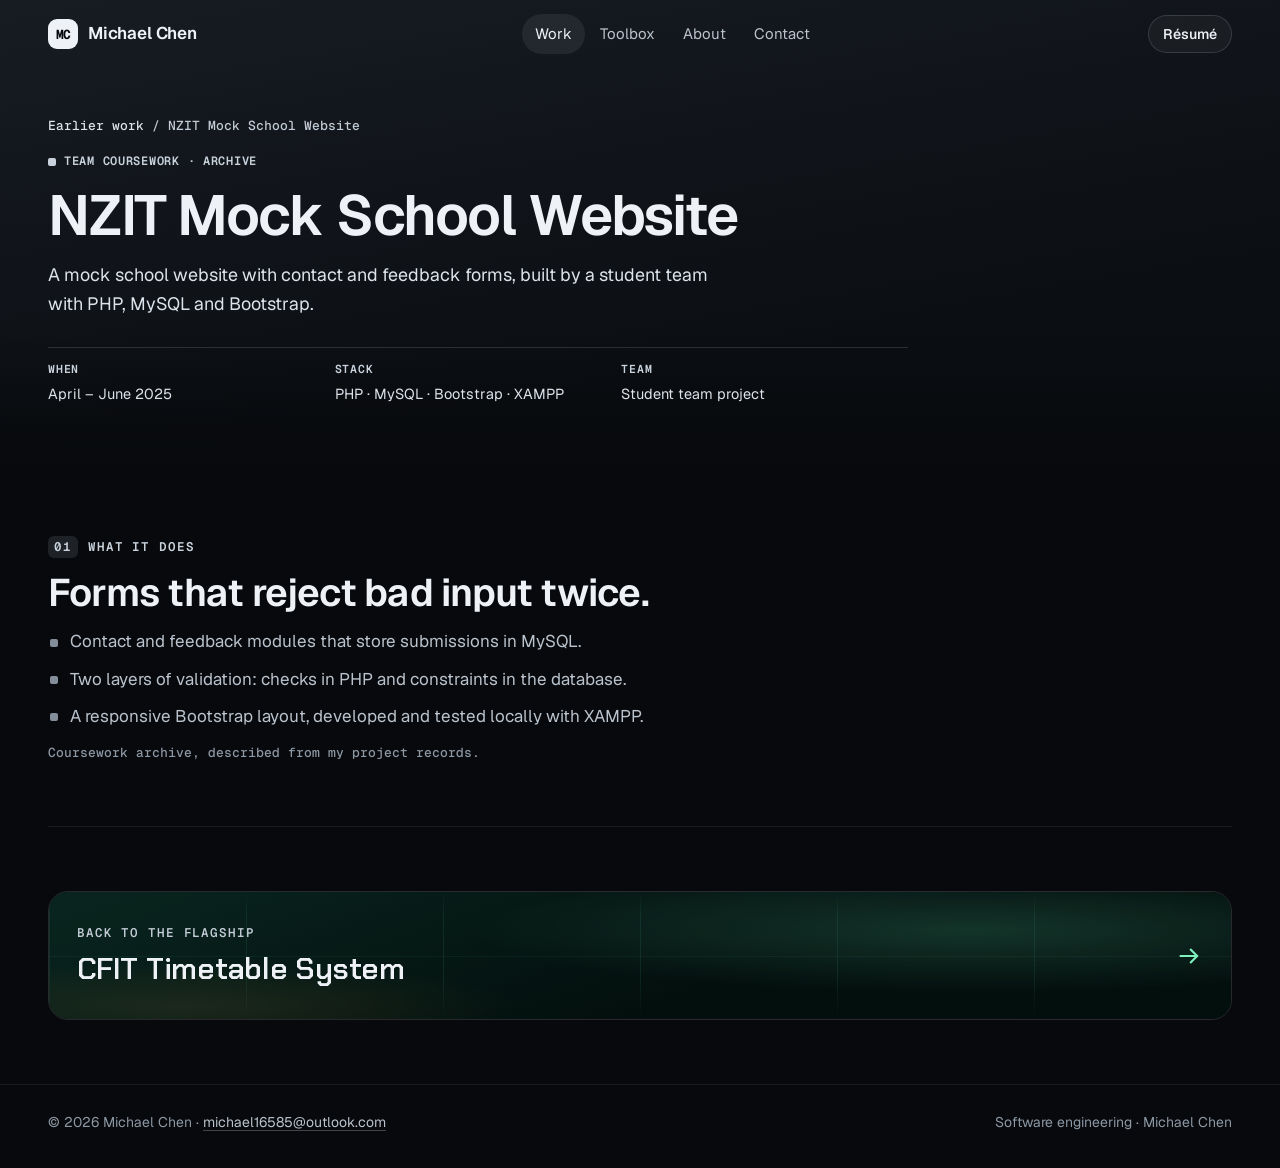
<file: project-nzit.html>
<!doctype html>
<html lang="en-NZ">
<head>
  <meta charset="utf-8">
  <meta name="viewport" content="width=device-width, initial-scale=1">
  <title>NZIT Mock School Website — Michael Chen</title>
  <meta name="description" content="Team coursework: a PHP and MySQL school website with validated contact and feedback forms.">
  <meta name="theme-color" content="#07090c">
  <link rel="canonical" href="https://michaelchen97.github.io/project-nzit.html">
  <meta property="og:type" content="article">
  <meta property="og:site_name" content="Michael Chen — Software Engineer">
  <meta property="og:title" content="NZIT Mock School Website — Michael Chen">
  <meta property="og:description" content="Team coursework: a PHP and MySQL school website with validated contact and feedback forms.">
  <meta property="og:url" content="https://michaelchen97.github.io/project-nzit.html">
  <meta property="og:image" content="https://michaelchen97.github.io/assets/og/og-project-nzit.jpg">
  <meta property="og:image:width" content="1200">
  <meta property="og:image:height" content="630">
  <meta property="og:image:alt" content="NZIT Mock School Website — Michael Chen: preview image">
  <meta name="twitter:card" content="summary_large_image">
  <meta name="twitter:image" content="https://michaelchen97.github.io/assets/og/og-project-nzit.jpg">
  <link rel="preload" href="assets/fonts/Geist-Variable.woff2" as="font" type="font/woff2" crossorigin>
  <script>document.documentElement.classList.add("js")</script>
  <link rel="stylesheet" href="assets/css/site.css">
  <link rel="icon" href="data:image/svg+xml,%3Csvg xmlns='http://www.w3.org/2000/svg' viewBox='0 0 32 32'%3E%3Crect width='32' height='32' rx='8' fill='%23eef2f6'/%3E%3Ctext x='16' y='21' font-family='monospace' font-size='13' font-weight='700' text-anchor='middle' fill='%2307090c'%3EMC%3C/text%3E%3C/svg%3E">
</head>

<body class="w-archive">
<a class="skip" href="#main">Skip to content</a>
<header class="site-header">
  <div class="wrap">
    <a class="brand" href="./"><span class="brand-mark" aria-hidden="true">MC</span><span>Michael Chen</span><span class="sr-only">, home</span></a>
    <nav class="nav" id="site-nav" aria-label="Primary">
      <a href="./#work" data-nav="work" aria-current="true">Work</a>
      <a href="./#toolbox" data-nav="toolbox">Toolbox</a>
      <a href="./#about" data-nav="about">About</a>
      <a href="./#contact" data-nav="contact">Contact</a>
    </nav>
    <div class="header-actions">
      <a class="btn btn-sm header-cta" href="https://canva.link/l92zh4dfmt63nav" target="_blank" rel="noopener noreferrer">Résumé<span class="sr-only"> (opens in a new tab)</span></a>
      <button class="btn btn-sm nav-toggle" type="button" aria-controls="site-nav" aria-expanded="false">Menu</button>
    </div>
  </div>
</header>

<main id="main">
  <section class="case-hero w-archive">
    <div class="art w-archive" aria-hidden="true"></div>
    <div class="wrap">
      <nav class="crumbs" aria-label="Breadcrumb"><a href="./#more">Earlier work</a><span aria-hidden="true">/</span><span>NZIT Mock School Website</span></nav>
      <div class="ch-grid solo">
        <div class="ch-copy">
          <p class="tag">Team coursework · archive</p>
          <h1>NZIT Mock School Website</h1>
          <p class="lede">A mock school website with contact and feedback forms, built by a student team with PHP, MySQL and Bootstrap.</p>
        </div>
        <dl class="facts">
        <div><dt>When</dt><dd>April – June 2025</dd></div>
        <div><dt>Stack</dt><dd>PHP · MySQL · Bootstrap · XAMPP</dd></div>
        <div><dt>Team</dt><dd>Student team project</dd></div>
      </dl>
      </div>
    </div>
  </section>
  <div class="wrap">
    <section class="chapter" aria-labelledby="h-what">
      <p class="kicker"><span class="n">01</span> What it does</p>
      <h2 id="h-what">Forms that reject bad input twice.</h2>
      <div class="prose">
        <ul>
          <li>Contact and feedback modules that store submissions in MySQL.</li>
          <li>Two layers of validation: checks in PHP and constraints in the database.</li>
          <li>A responsive Bootstrap layout, developed and tested locally with XAMPP.</li>
        </ul>
        <p class="note">Coursework archive, described from my project records.</p>
      </div>
    </section>
    <section class="chapter" aria-label="Next project">
      <a class="next w-cfit" href="project-cfit.html"><span class="art w-cfit" aria-hidden="true"></span><span><span class="eyebrow">Back to the flagship</span><br><span class="t">CFIT Timetable System</span></span><svg viewBox="0 0 24 24" aria-hidden="true"><path d="M4 12h15M13 6l6 6-6 6" fill="none" stroke="currentColor" stroke-width="1.8"/></svg></a>
    </section>
  </div>
</main>
<footer class="site-footer">
  <div class="wrap">
    <span>© 2026 Michael Chen · <a href="mailto:michael16585@outlook.com" data-email>michael16585@outlook.com</a></span>
    <span>Software engineering · Michael Chen</span>
  </div>
</footer>
<script src="assets/js/site.js" defer></script>

</body>
</html>
</file>
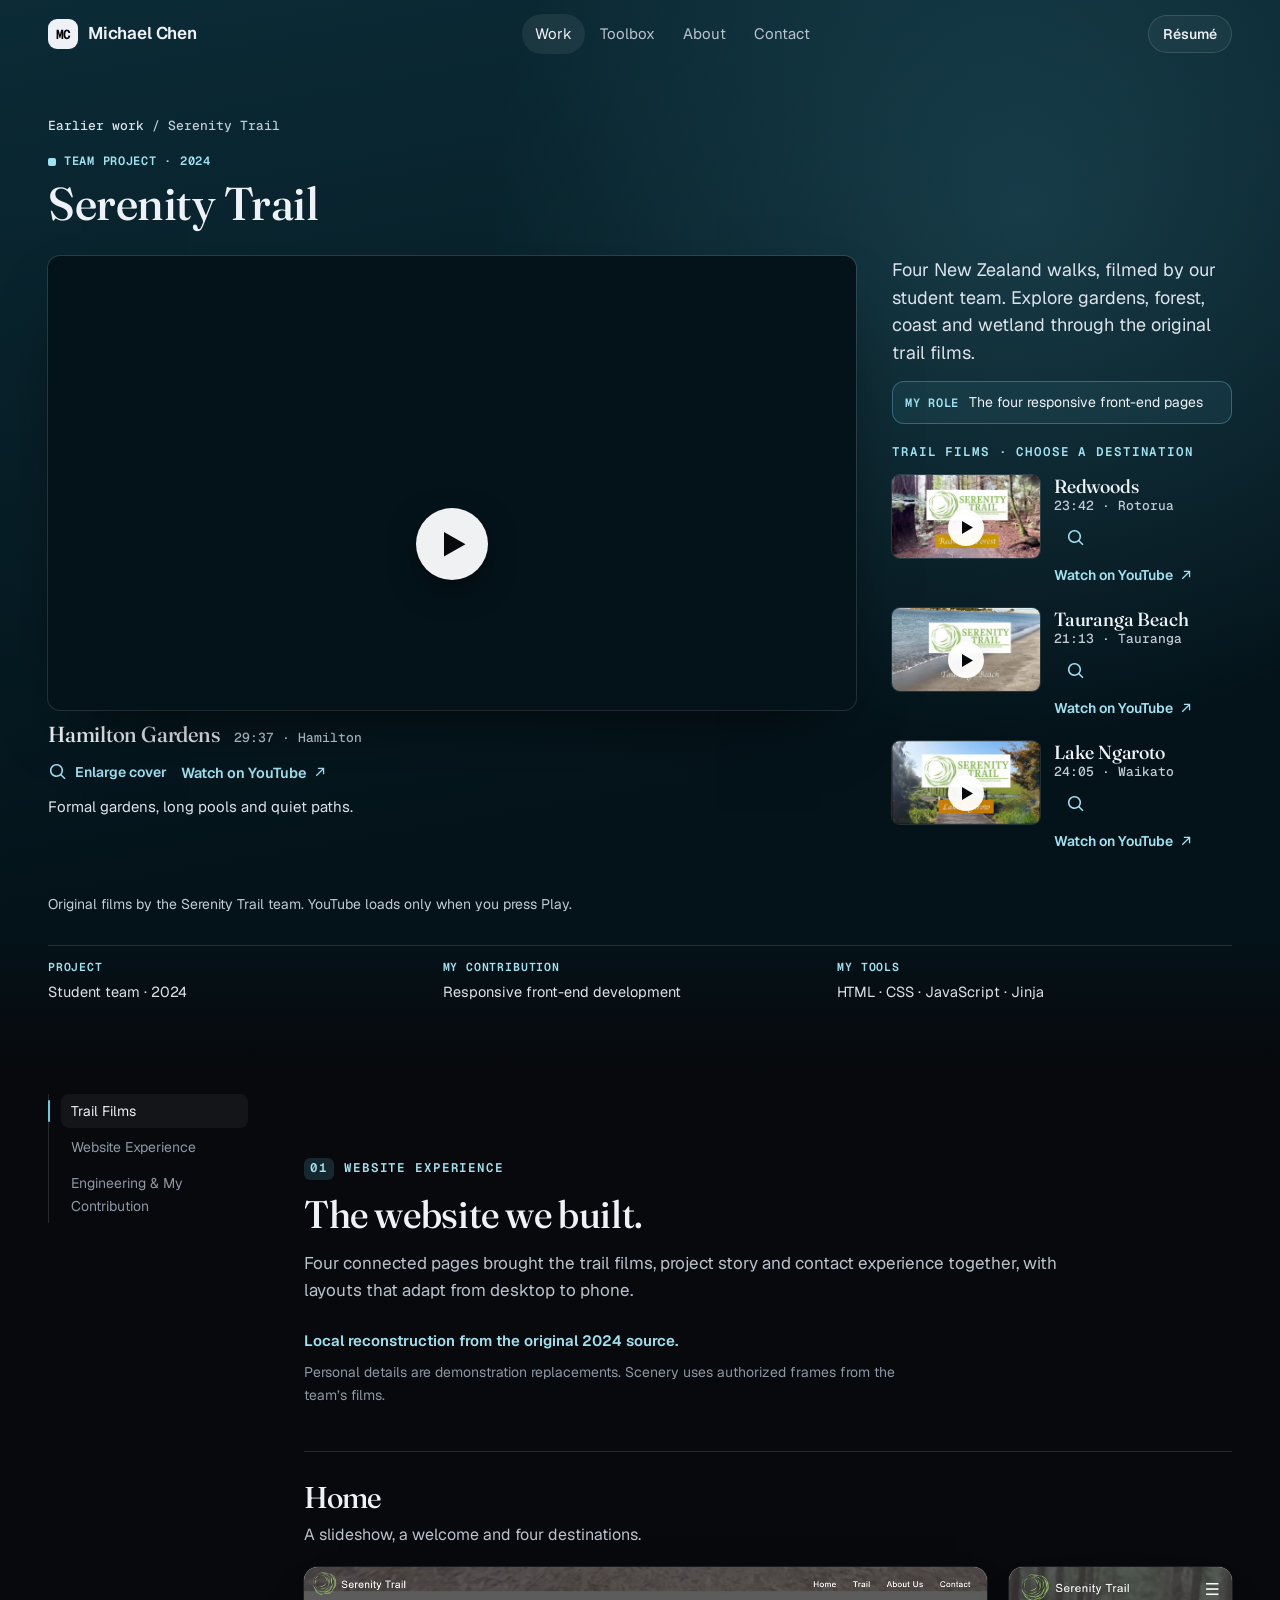
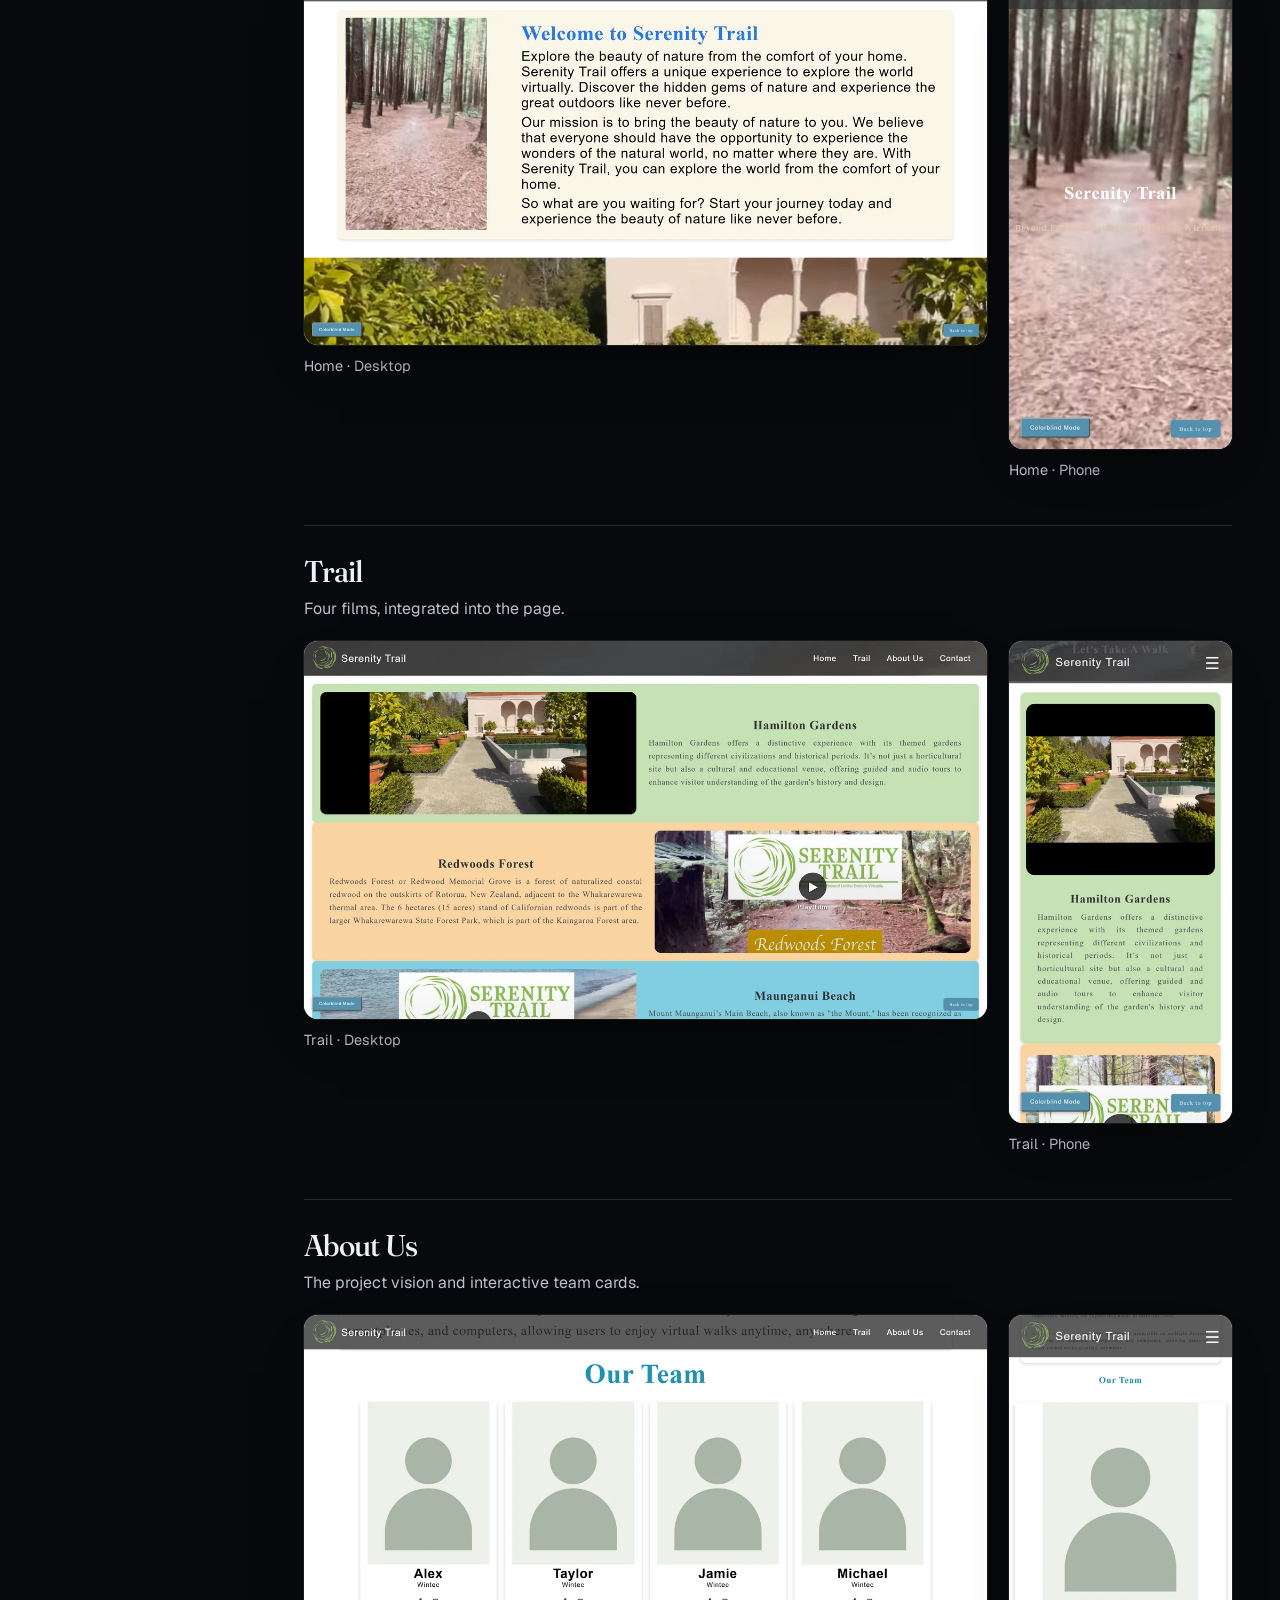
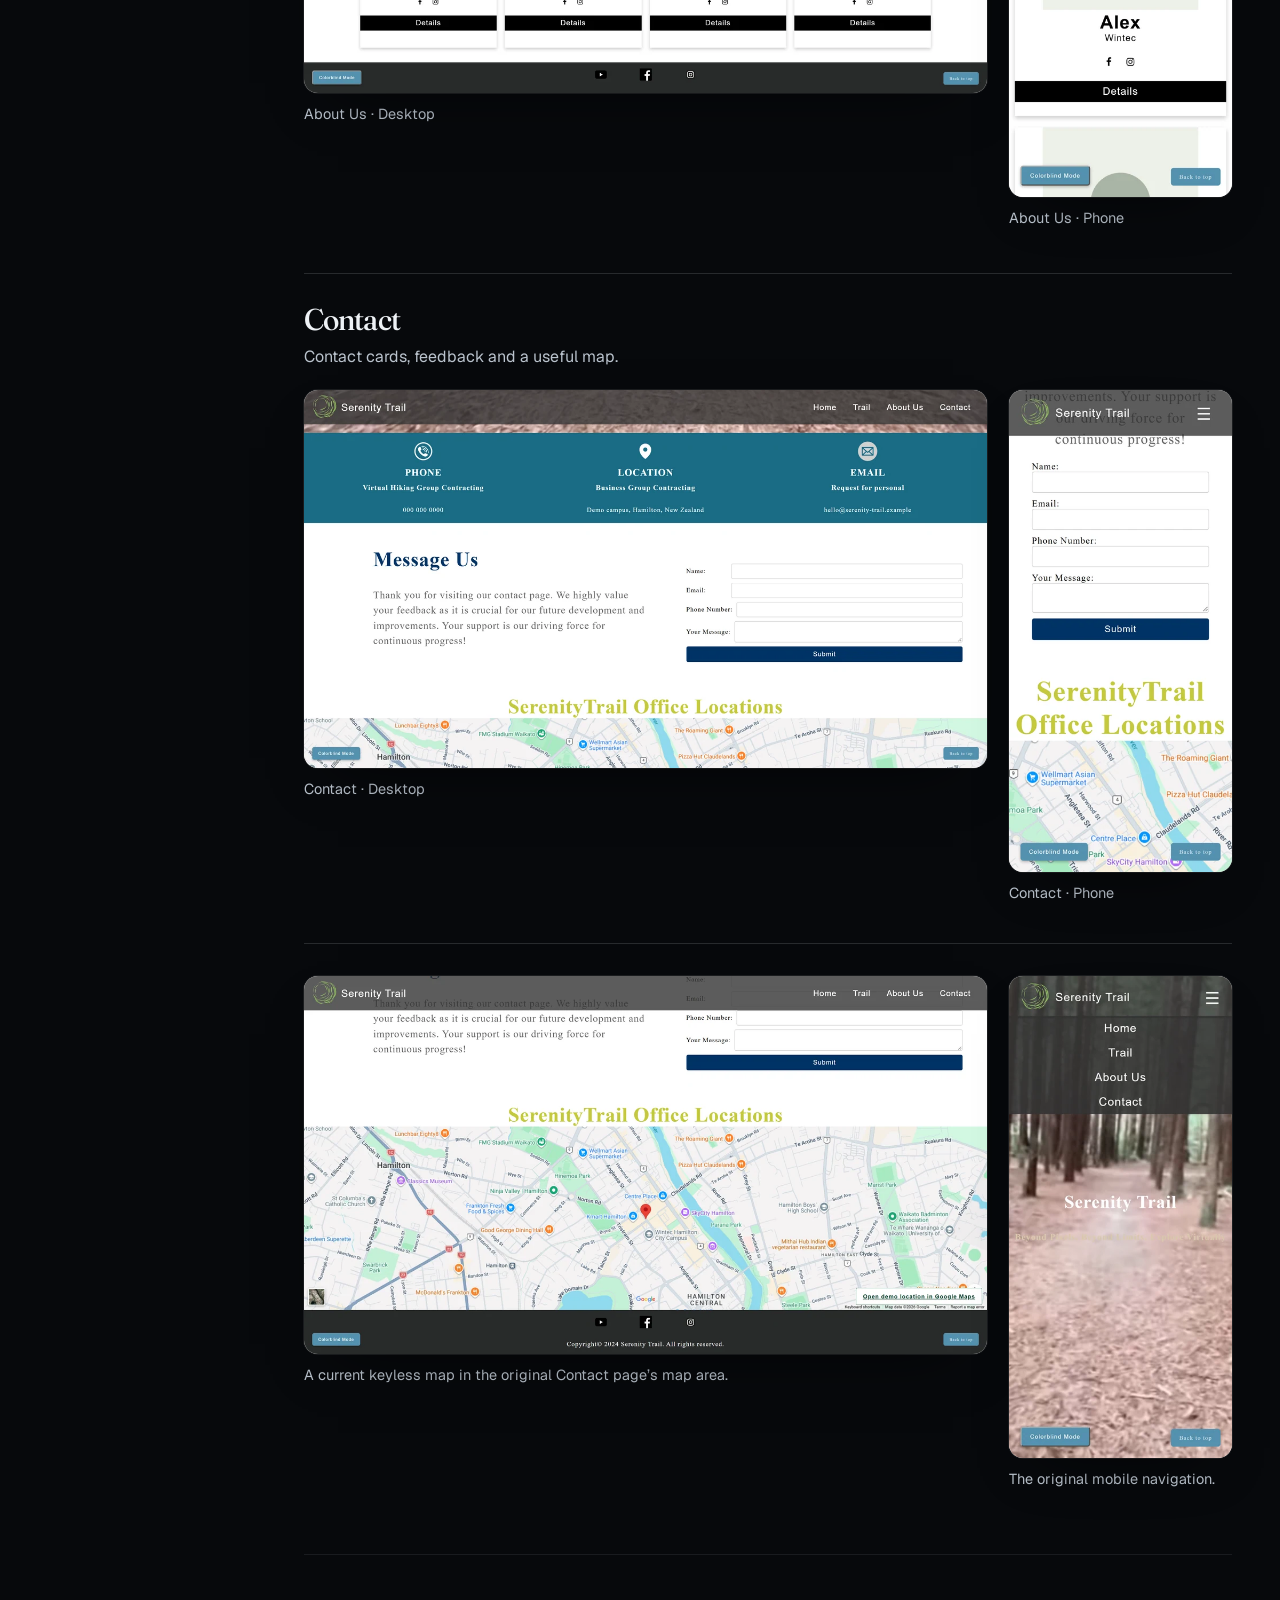
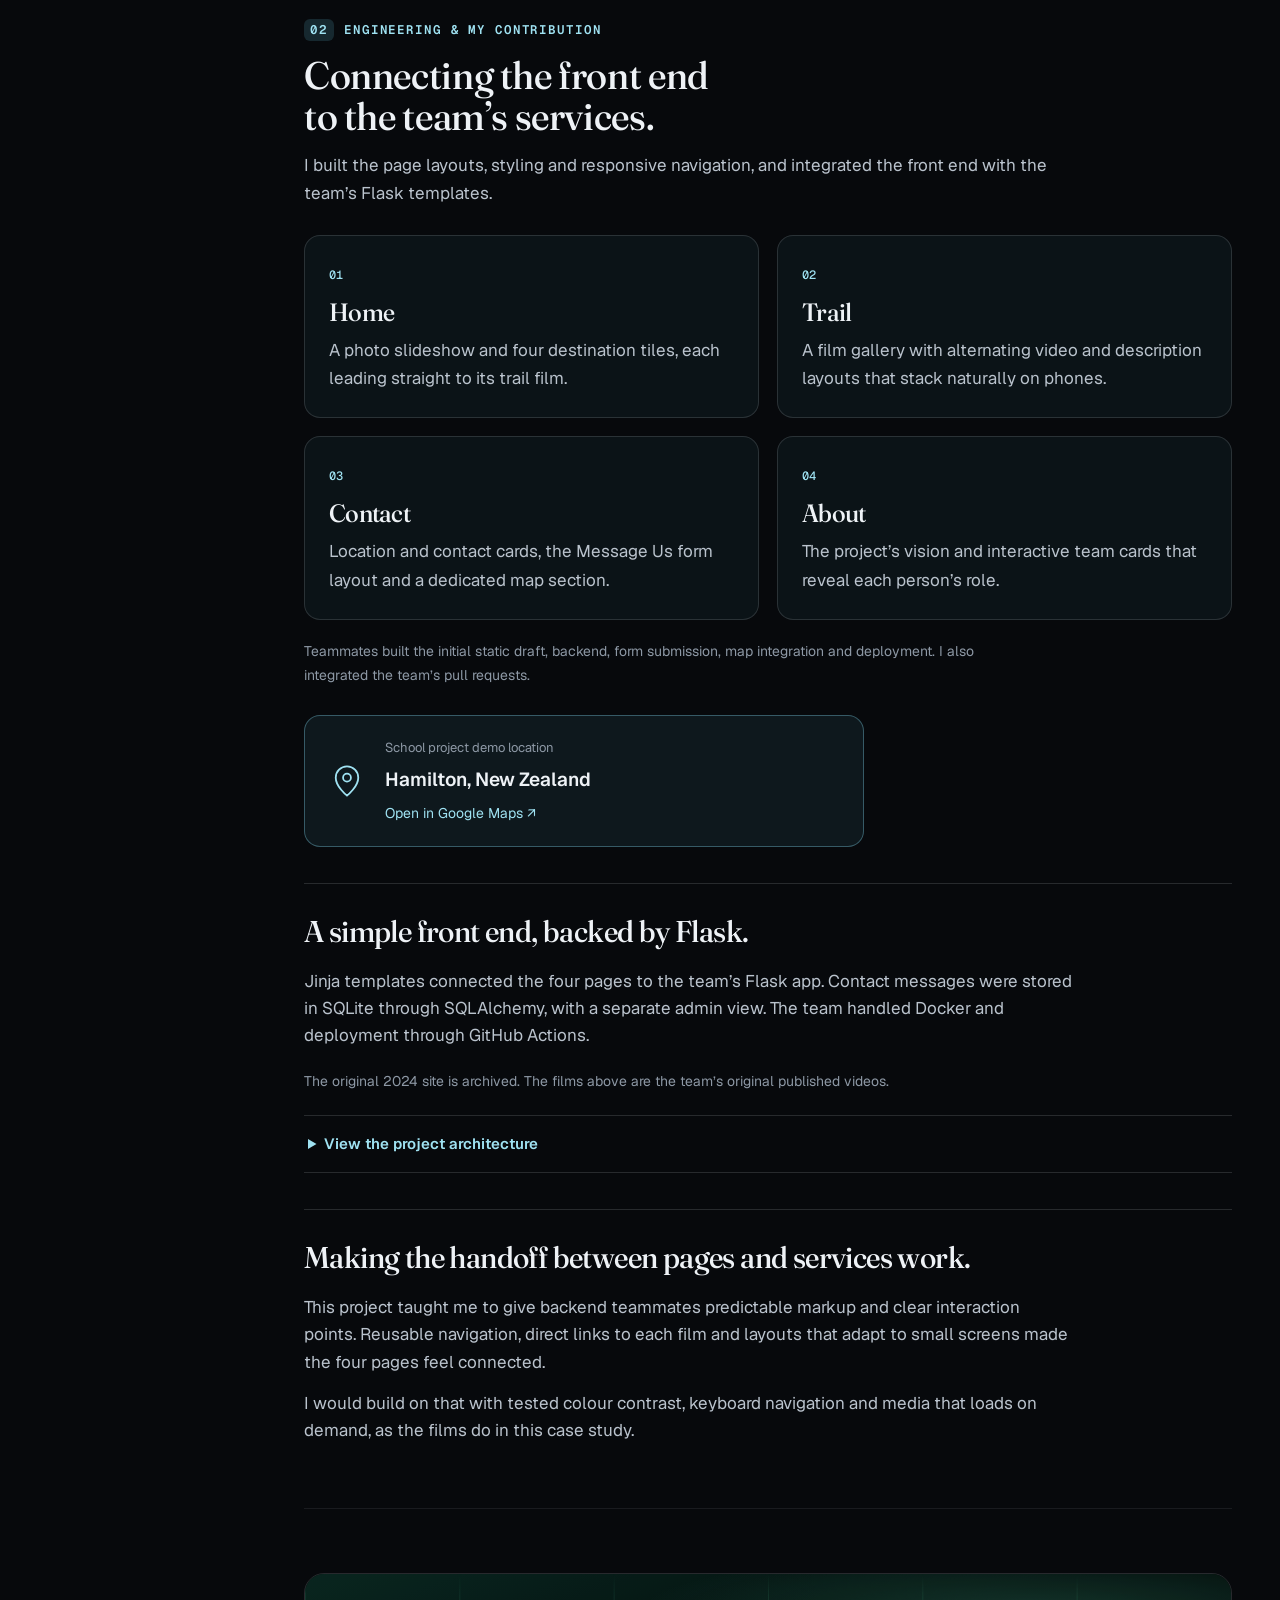
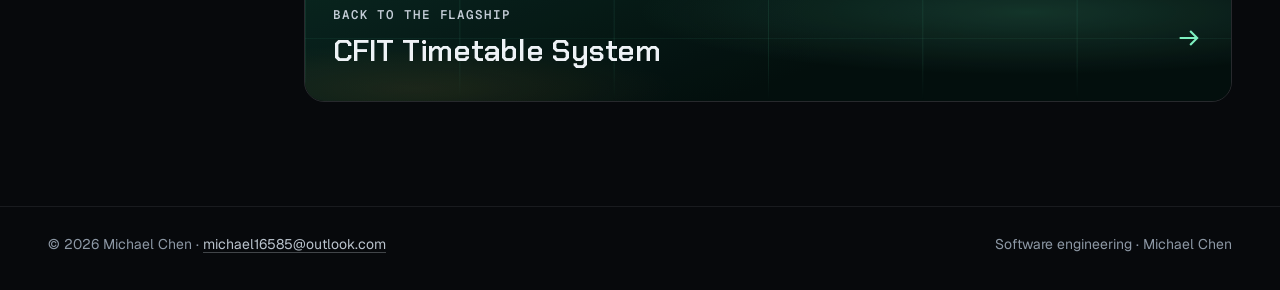
<file: project-serenity-trail.html>
<!doctype html>
<html lang="en-NZ">
<head>
  <meta charset="utf-8">
  <meta name="viewport" content="width=device-width, initial-scale=1">
  <title>Serenity Trail — Michael Chen</title>
  <meta name="description" content="Serenity Trail brings four New Zealand walks to the web. A 2024 student team project; Michael Chen built the responsive Home, Trail, Contact and About interfaces.">
  <meta name="theme-color" content="#07090c">
  <link rel="canonical" href="https://michaelchen97.github.io/project-serenity-trail.html">
  <meta property="og:type" content="article">
  <meta property="og:site_name" content="Michael Chen — Software Engineer">
  <meta property="og:title" content="Serenity Trail — Michael Chen">
  <meta property="og:description" content="Serenity Trail brings four New Zealand walks to the web. A 2024 student team project; Michael Chen built the responsive Home, Trail, Contact and About interfaces.">
  <meta property="og:url" content="https://michaelchen97.github.io/project-serenity-trail.html">
  <meta property="og:image" content="https://michaelchen97.github.io/assets/og/og-project-serenity-trail.jpg">
  <meta property="og:image:width" content="1200">
  <meta property="og:image:height" content="630">
  <meta property="og:image:alt" content="Serenity Trail — Michael Chen: preview image">
  <meta name="twitter:card" content="summary_large_image">
  <meta name="twitter:image" content="https://michaelchen97.github.io/assets/og/og-project-serenity-trail.jpg">
  <link rel="preload" href="assets/fonts/Geist-Variable.woff2" as="font" type="font/woff2" crossorigin>
  <link rel="preload" href="assets/fonts/Fraunces-Medium-latin.woff2" as="font" type="font/woff2" crossorigin>
  <script>document.documentElement.classList.add("js")</script>
  <link rel="stylesheet" href="assets/css/site.css">
  <link rel="icon" href="data:image/svg+xml,%3Csvg xmlns='http://www.w3.org/2000/svg' viewBox='0 0 32 32'%3E%3Crect width='32' height='32' rx='8' fill='%23eef2f6'/%3E%3Ctext x='16' y='21' font-family='monospace' font-size='13' font-weight='700' text-anchor='middle' fill='%2307090c'%3EMC%3C/text%3E%3C/svg%3E">
</head>

<body class="w-serenity">
<noscript><style>@view-transition{navigation:none}</style></noscript>
<a class="skip" href="#main">Skip to content</a>
<header class="site-header">
  <div class="wrap">
    <a class="brand" href="./"><span class="brand-mark" aria-hidden="true">MC</span><span>Michael Chen</span><span class="sr-only">, home</span></a>
    <nav class="nav" id="site-nav" aria-label="Primary">
      <a href="./#work" data-nav="work" aria-current="true">Work</a>
      <a href="./#toolbox" data-nav="toolbox">Toolbox</a>
      <a href="./#about" data-nav="about">About</a>
      <a href="./#contact" data-nav="contact">Contact</a>
    </nav>
    <div class="header-actions">
      <a class="btn btn-sm header-cta" href="https://canva.link/l92zh4dfmt63nav" target="_blank" rel="noopener noreferrer">Résumé<span class="sr-only"> (opens in a new tab)</span></a>
      <button class="btn btn-sm nav-toggle" type="button" aria-controls="site-nav" aria-expanded="false">Menu</button>
    </div>
  </div>
</header>

<main id="main">
  <section class="case-hero w-serenity st-hero" aria-labelledby="st-title">
    <div class="art w-serenity" aria-hidden="true"></div>
    <div class="wrap">
      <nav class="crumbs" aria-label="Breadcrumb"><a href="./#more">Earlier work</a><span aria-hidden="true">/</span><span>Serenity Trail</span></nav>
      <div class="st-head">
        <p class="tag">Team project · 2024</p>
        <h1 id="st-title">Serenity Trail</h1>
      </div>
      <div class="st-films" id="films">
        <div class="st-intro">
          <p class="lede">Four New Zealand walks, filmed by our student team. Explore gardens, forest, coast and wetland through the original trail films.</p>
          <p class="st-role"><b>My role</b><span>The four responsive front-end pages</span></p>
          <h2 class="st-list-h" id="h-films">Trail Films · Choose a destination</h2>
        </div>
        <figure class="st-film is-cur" data-yt="WyimW5G14lA" data-title="Hamilton Gardens">
          <div class="st-face"><img src="assets/media/serenity-trail/ST-V01_hamilton-gardens-1280.webp" srcset="assets/media/serenity-trail/ST-V01_hamilton-gardens-640.webp 640w, assets/media/serenity-trail/ST-V01_hamilton-gardens-960.webp 960w, assets/media/serenity-trail/ST-V01_hamilton-gardens-1280.webp 1280w" sizes="(min-width: 1180px) 1000px, calc(100vw - 32px)" width="1280" height="720" alt="Title card from the Serenity Trail film Hamilton Gardens: a formal garden with hedges, citrus trees in pots and long pools around a fountain, with the Serenity Trail logo and the place name overlaid" loading="eager" fetchpriority="high" decoding="async"><button class="st-play" type="button" data-pv-overlay-ok aria-label="Play Hamilton Gardens (29:37) from YouTube"><span class="st-play-i" aria-hidden="true"></span></button></div>
          <figcaption class="st-cap"><h3 class="st-film-t">Hamilton Gardens</h3><p class="st-film-m">29:37 · Hamilton</p><div class="st-actions"><button class="st-start" type="button" aria-label="Play film: Hamilton Gardens (29:37) from YouTube"><span aria-hidden="true">▶</span> Play film</button><a class="st-cover" href="assets/media/serenity-trail/ST-V01_hamilton-gardens-1280.webp" data-zoom data-full="assets/media/serenity-trail/ST-V01_hamilton-gardens-1280.webp" data-caption="Hamilton Gardens · Original film cover" data-alt="Title card from the Serenity Trail film Hamilton Gardens: a formal garden with hedges, citrus trees in pots and long pools around a fountain, with the Serenity Trail logo and the place name overlaid" data-group="serenity-covers" aria-label="Enlarge cover: Hamilton Gardens video cover"><svg viewBox="0 0 20 20" aria-hidden="true" focusable="false"><path d="M8.5 3.5a5 5 0 1 0 0 10 5 5 0 0 0 0-10Zm0-1.5a6.5 6.5 0 0 1 5.2 10.4l3.8 3.8-1.1 1.1-3.8-3.8A6.5 6.5 0 1 1 8.5 2Z" fill="currentColor"/></svg><span class="st-cover-t">Enlarge cover</span></a><a class="st-yt" href="https://www.youtube.com/watch?v=WyimW5G14lA" target="_blank" rel="noopener">Watch on YouTube<span class="sr-only">: Hamilton Gardens (opens in a new tab)</span><svg viewBox="0 0 16 16" aria-hidden="true"><path d="M6 3h7v7M13 3 4 12" fill="none" stroke="currentColor" stroke-width="1.6"/></svg></a></div><p class="st-film-c">Formal gardens, long pools and quiet paths.</p></figcaption>
        </figure>
        <figure class="st-film" data-yt="8f3zY4rQz3g" data-title="Redwoods">
          <div class="st-face"><img src="assets/media/serenity-trail/ST-V02_redwoods-640.webp" srcset="assets/media/serenity-trail/ST-V02_redwoods-640.webp 640w, assets/media/serenity-trail/ST-V02_redwoods-960.webp 960w, assets/media/serenity-trail/ST-V02_redwoods-1280.webp 1280w" sizes="(min-width: 1180px) 148px, (min-width: 600px) 31vw, calc(100vw - 32px)" width="1280" height="720" alt="Title card from the Serenity Trail film Redwoods: a walking track between redwood trunks and tree ferns, with the Serenity Trail logo and the place name “Redwoods Forest” overlaid" loading="lazy" decoding="async"><button class="st-play" type="button" data-pv-overlay-ok aria-label="Play Redwoods (23:42) from YouTube"><span class="st-play-i" aria-hidden="true"></span></button></div>
          <figcaption class="st-cap"><h3 class="st-film-t">Redwoods</h3><p class="st-film-m">23:42 · Rotorua</p><div class="st-actions"><button class="st-start" type="button" aria-label="Play film: Redwoods (23:42) from YouTube"><span aria-hidden="true">▶</span> Play film</button><a class="st-cover" href="assets/media/serenity-trail/ST-V02_redwoods-1280.webp" data-zoom data-full="assets/media/serenity-trail/ST-V02_redwoods-1280.webp" data-caption="Redwoods · Original film cover" data-alt="Title card from the Serenity Trail film Redwoods: a walking track between redwood trunks and tree ferns, with the Serenity Trail logo and the place name “Redwoods Forest” overlaid" data-group="serenity-covers" aria-label="Enlarge cover: Redwoods video cover"><svg viewBox="0 0 20 20" aria-hidden="true" focusable="false"><path d="M8.5 3.5a5 5 0 1 0 0 10 5 5 0 0 0 0-10Zm0-1.5a6.5 6.5 0 0 1 5.2 10.4l3.8 3.8-1.1 1.1-3.8-3.8A6.5 6.5 0 1 1 8.5 2Z" fill="currentColor"/></svg><span class="st-cover-t">Enlarge cover</span></a><a class="st-yt" href="https://www.youtube.com/watch?v=8f3zY4rQz3g" target="_blank" rel="noopener">Watch on YouTube<span class="sr-only">: Redwoods (opens in a new tab)</span><svg viewBox="0 0 16 16" aria-hidden="true"><path d="M6 3h7v7M13 3 4 12" fill="none" stroke="currentColor" stroke-width="1.6"/></svg></a></div><p class="st-film-c">Follow a forest track beneath redwood trees.</p></figcaption>
        </figure>
        <figure class="st-film" data-yt="CMLAXaYK5qg" data-title="Tauranga Beach">
          <div class="st-face"><img src="assets/media/serenity-trail/ST-V03_tauranga-beach-640.webp" srcset="assets/media/serenity-trail/ST-V03_tauranga-beach-640.webp 640w, assets/media/serenity-trail/ST-V03_tauranga-beach-960.webp 960w, assets/media/serenity-trail/ST-V03_tauranga-beach-1280.webp 1280w" sizes="(min-width: 1180px) 148px, (min-width: 600px) 31vw, calc(100vw - 32px)" width="1280" height="720" alt="Title card from the Serenity Trail film Tauranga Beach: sand and calm sea with a rocky, tree-covered headland on the horizon, with the Serenity Trail logo and the place name overlaid" loading="lazy" decoding="async"><button class="st-play" type="button" data-pv-overlay-ok aria-label="Play Tauranga Beach (21:13) from YouTube"><span class="st-play-i" aria-hidden="true"></span></button></div>
          <figcaption class="st-cap"><h3 class="st-film-t">Tauranga Beach</h3><p class="st-film-m">21:13 · Tauranga</p><div class="st-actions"><button class="st-start" type="button" aria-label="Play film: Tauranga Beach (21:13) from YouTube"><span aria-hidden="true">▶</span> Play film</button><a class="st-cover" href="assets/media/serenity-trail/ST-V03_tauranga-beach-1280.webp" data-zoom data-full="assets/media/serenity-trail/ST-V03_tauranga-beach-1280.webp" data-caption="Tauranga Beach · Original film cover" data-alt="Title card from the Serenity Trail film Tauranga Beach: sand and calm sea with a rocky, tree-covered headland on the horizon, with the Serenity Trail logo and the place name overlaid" data-group="serenity-covers" aria-label="Enlarge cover: Tauranga Beach video cover"><svg viewBox="0 0 20 20" aria-hidden="true" focusable="false"><path d="M8.5 3.5a5 5 0 1 0 0 10 5 5 0 0 0 0-10Zm0-1.5a6.5 6.5 0 0 1 5.2 10.4l3.8 3.8-1.1 1.1-3.8-3.8A6.5 6.5 0 1 1 8.5 2Z" fill="currentColor"/></svg><span class="st-cover-t">Enlarge cover</span></a><a class="st-yt" href="https://www.youtube.com/watch?v=CMLAXaYK5qg" target="_blank" rel="noopener">Watch on YouTube<span class="sr-only">: Tauranga Beach (opens in a new tab)</span><svg viewBox="0 0 16 16" aria-hidden="true"><path d="M6 3h7v7M13 3 4 12" fill="none" stroke="currentColor" stroke-width="1.6"/></svg></a></div><p class="st-film-c">A coastal walk beside sand and open water.</p></figcaption>
        </figure>
        <figure class="st-film" data-yt="iu3TAET3KSE" data-title="Lake Ngaroto">
          <div class="st-face"><img src="assets/media/serenity-trail/ST-V04_lake-ngaroto-640.webp" srcset="assets/media/serenity-trail/ST-V04_lake-ngaroto-640.webp 640w, assets/media/serenity-trail/ST-V04_lake-ngaroto-960.webp 960w, assets/media/serenity-trail/ST-V04_lake-ngaroto-1280.webp 1280w" sizes="(min-width: 1180px) 148px, (min-width: 600px) 31vw, calc(100vw - 32px)" width="1280" height="720" alt="Title card from the Serenity Trail film Lake Ngaroto: a boardwalk through wetland grass beside a fence line and standing water, with the Serenity Trail logo and the place name overlaid" loading="lazy" decoding="async"><button class="st-play" type="button" data-pv-overlay-ok aria-label="Play Lake Ngaroto (24:05) from YouTube"><span class="st-play-i" aria-hidden="true"></span></button></div>
          <figcaption class="st-cap"><h3 class="st-film-t">Lake Ngaroto</h3><p class="st-film-m">24:05 · Waikato</p><div class="st-actions"><button class="st-start" type="button" aria-label="Play film: Lake Ngaroto (24:05) from YouTube"><span aria-hidden="true">▶</span> Play film</button><a class="st-cover" href="assets/media/serenity-trail/ST-V04_lake-ngaroto-1280.webp" data-zoom data-full="assets/media/serenity-trail/ST-V04_lake-ngaroto-1280.webp" data-caption="Lake Ngaroto · Original film cover" data-alt="Title card from the Serenity Trail film Lake Ngaroto: a boardwalk through wetland grass beside a fence line and standing water, with the Serenity Trail logo and the place name overlaid" data-group="serenity-covers" aria-label="Enlarge cover: Lake Ngaroto video cover"><svg viewBox="0 0 20 20" aria-hidden="true" focusable="false"><path d="M8.5 3.5a5 5 0 1 0 0 10 5 5 0 0 0 0-10Zm0-1.5a6.5 6.5 0 0 1 5.2 10.4l3.8 3.8-1.1 1.1-3.8-3.8A6.5 6.5 0 1 1 8.5 2Z" fill="currentColor"/></svg><span class="st-cover-t">Enlarge cover</span></a><a class="st-yt" href="https://www.youtube.com/watch?v=iu3TAET3KSE" target="_blank" rel="noopener">Watch on YouTube<span class="sr-only">: Lake Ngaroto (opens in a new tab)</span><svg viewBox="0 0 16 16" aria-hidden="true"><path d="M6 3h7v7M13 3 4 12" fill="none" stroke="currentColor" stroke-width="1.6"/></svg></a></div><p class="st-film-c">The boardwalk through the wetland at Lake Ngaroto.</p></figcaption>
        </figure>
        <div class="st-note"><p class="st-how">Original films by the Serenity Trail team. YouTube loads only when you press Play.</p></div>
      </div>
      <script>
      (function () {
        var box = document.getElementById('films');
        if (!box || !box.querySelector) return;
        var films = [].slice.call(box.querySelectorAll('.st-film'));
        // the current film takes the large slot, so its cover gets the large sizes (the others the small ones)
        var BIG = '(min-width: 1180px) 1000px, calc(100vw - 32px)', SMALL = '(min-width: 1180px) 148px, (min-width: 600px) 31vw, calc(100vw - 32px)';
        function stop(f) { var fr = f.querySelector('iframe'); if (fr) fr.parentNode.removeChild(fr); f.classList.remove('is-playing'); }
        function play(f) {
          films.forEach(function (o) { if (o !== f) stop(o); o.classList.toggle('is-cur', o === f); var im = o.querySelector('.st-face img'); if (im) im.sizes = o === f ? BIG : SMALL; });
          if (f.querySelector('iframe')) return;
          var fr = document.createElement('iframe');
          fr.className = 'st-frame';
          fr.title = 'Serenity Trail: ' + f.getAttribute('data-title') + ' (YouTube video)';
          fr.setAttribute('allow', 'autoplay; encrypted-media; fullscreen; picture-in-picture');
          fr.setAttribute('allowfullscreen', '');
          fr.setAttribute('referrerpolicy', 'strict-origin-when-cross-origin');
          fr.src = 'https://www.youtube-nocookie.com/embed/' + encodeURIComponent(f.getAttribute('data-yt')) + '?autoplay=1&rel=0&playsinline=1';
          f.querySelector('.st-face').appendChild(fr);
          f.classList.add('is-playing');
          fr.focus();
        }
        box.addEventListener('click', function (e) {
          var b = e.target.closest ? e.target.closest('.st-play, .st-start') : null;
          if (b) play(b.closest('.st-film'));
        });
      })();
      </script>
      <dl class="facts">
        <div><dt>Project</dt><dd>Student team · 2024</dd></div>
        <div><dt>My contribution</dt><dd>Responsive front-end development</dd></div>
        <div><dt>My tools</dt><dd>HTML · CSS · JavaScript · Jinja</dd></div>
      </dl>
    </div>
  </section>
  <div class="wrap case-layout st-case">
    <nav class="toc" aria-label="On this page"><a href="#films">Trail Films</a><a href="#screens">Website Experience</a><a href="#built">Engineering &amp; My Contribution</a></nav>
    <div>
      <section class="chapter st-website" id="screens" aria-labelledby="h-screens">
        <p class="kicker"><span class="n">01</span> Website Experience</p><h2 id="h-screens">The website we built.</h2>
        <div class="prose" id="what"><p>Four connected pages brought the trail films, project story and contact experience together, with layouts that adapt from desktop to phone.</p></div>
        <p class="st-reconstruction-label">Local reconstruction from the original 2024 source.</p>
        <p class="st-web-note">Personal details are demonstration replacements. Scenery uses authorized frames from the team’s films.</p>
        <article class="st-web-page"><div class="st-web-title"><h3>Home</h3><p>A slideshow, a welcome and four destinations.</p></div><div class="st-web-pair"><div class="st-web-desktop"><figure data-deferred-fig class="fig">
  <button class="shot" type="button" data-zoom data-group="st-website" data-full="assets/media/serenity-trail/ST-R01_home-desktop-3354.webp" data-caption="Home · Desktop" data-alt="Home page with original navigation, scenic slideshow and Serenity Trail heading. Local reconstruction from the original 2024 source." aria-label="Enlarge: Home page with original navigation, scenic slideshow and Serenity Trail heading. Local reconstruction from the original 2024 source.">
    <picture class="st-deferred-picture"><img data-defer-src="assets/media/serenity-trail/ST-R01_home-desktop-1280.webp" data-defer-srcset="assets/media/serenity-trail/ST-R01_home-desktop-960.webp 960w, assets/media/serenity-trail/ST-R01_home-desktop-1280.webp 1280w, assets/media/serenity-trail/ST-R01_home-desktop-1920.webp 1920w" sizes="(max-width: 1040px) 100vw, 1000px" width="3354" height="1854" loading="lazy" decoding="async" alt="Home page with original navigation, scenic slideshow and Serenity Trail heading. Local reconstruction from the original 2024 source."></picture>
    <span class="zoom-hint" aria-hidden="true">Enlarge ⤢</span>
  </button><noscript><a class="shot" href="assets/media/serenity-trail/ST-R01_home-desktop-3354.webp" aria-label="Enlarge: Home page with original navigation, scenic slideshow and Serenity Trail heading. Local reconstruction from the original 2024 source."><picture><img src="assets/media/serenity-trail/ST-R01_home-desktop-1280.webp" srcset="assets/media/serenity-trail/ST-R01_home-desktop-960.webp 960w, assets/media/serenity-trail/ST-R01_home-desktop-1280.webp 1280w, assets/media/serenity-trail/ST-R01_home-desktop-1920.webp 1920w" sizes="(max-width: 1040px) 100vw, 1000px" width="3354" height="1854" loading="lazy" decoding="async" alt="Home page with original navigation, scenic slideshow and Serenity Trail heading. Local reconstruction from the original 2024 source."></picture></a></noscript>
  <figcaption><span>Home · Desktop</span></figcaption>
</figure></div><div class="st-web-phone"><figure data-deferred-fig class="fig portrait">
  <button class="shot" type="button" data-zoom data-group="st-website" data-full="assets/media/serenity-trail/ST-R02_home-mobile-1170.webp" data-caption="Home · Phone" data-alt="Home page on a phone, showing the original responsive layout. Local reconstruction from the original 2024 source." aria-label="Enlarge: Home page on a phone, showing the original responsive layout. Local reconstruction from the original 2024 source.">
    <picture class="st-deferred-picture"><img data-defer-src="assets/media/serenity-trail/ST-R02_home-mobile-1170.webp" data-defer-srcset="assets/media/serenity-trail/ST-R02_home-mobile-390.webp 390w, assets/media/serenity-trail/ST-R02_home-mobile-780.webp 780w, assets/media/serenity-trail/ST-R02_home-mobile-1170.webp 1170w" sizes="(max-width: 760px) 330px, 240px" width="1170" height="2532" loading="lazy" decoding="async" alt="Home page on a phone, showing the original responsive layout. Local reconstruction from the original 2024 source."></picture>
    <span class="zoom-hint" aria-hidden="true">Enlarge ⤢</span>
  </button><noscript><a class="shot" href="assets/media/serenity-trail/ST-R02_home-mobile-1170.webp" aria-label="Enlarge: Home page on a phone, showing the original responsive layout. Local reconstruction from the original 2024 source."><picture><img src="assets/media/serenity-trail/ST-R02_home-mobile-1170.webp" srcset="assets/media/serenity-trail/ST-R02_home-mobile-390.webp 390w, assets/media/serenity-trail/ST-R02_home-mobile-780.webp 780w, assets/media/serenity-trail/ST-R02_home-mobile-1170.webp 1170w" sizes="(max-width: 760px) 330px, 240px" width="1170" height="2532" loading="lazy" decoding="async" alt="Home page on a phone, showing the original responsive layout. Local reconstruction from the original 2024 source."></picture></a></noscript>
  <figcaption><span>Home · Phone</span></figcaption>
</figure></div></div></article>
        <article class="st-web-page"><div class="st-web-title"><h3>Trail</h3><p>Four films, integrated into the page.</p></div><div class="st-web-pair"><div class="st-web-desktop"><figure data-deferred-fig class="fig">
  <button class="shot" type="button" data-zoom data-group="st-website" data-full="assets/media/serenity-trail/ST-R03_trail-desktop-3354.webp" data-caption="Trail · Desktop" data-alt="Trail page with the original alternating video and description layout and an authentic authorized film playing. Local reconstruction from the original 2024 source." aria-label="Enlarge: Trail page with the original alternating video and description layout and an authentic authorized film playing. Local reconstruction from the original 2024 source.">
    <picture class="st-deferred-picture"><img data-defer-src="assets/media/serenity-trail/ST-R03_trail-desktop-1280.webp" data-defer-srcset="assets/media/serenity-trail/ST-R03_trail-desktop-960.webp 960w, assets/media/serenity-trail/ST-R03_trail-desktop-1280.webp 1280w, assets/media/serenity-trail/ST-R03_trail-desktop-1920.webp 1920w" sizes="(max-width: 1040px) 100vw, 1000px" width="3354" height="1854" loading="lazy" decoding="async" alt="Trail page with the original alternating video and description layout and an authentic authorized film playing. Local reconstruction from the original 2024 source."></picture>
    <span class="zoom-hint" aria-hidden="true">Enlarge ⤢</span>
  </button><noscript><a class="shot" href="assets/media/serenity-trail/ST-R03_trail-desktop-3354.webp" aria-label="Enlarge: Trail page with the original alternating video and description layout and an authentic authorized film playing. Local reconstruction from the original 2024 source."><picture><img src="assets/media/serenity-trail/ST-R03_trail-desktop-1280.webp" srcset="assets/media/serenity-trail/ST-R03_trail-desktop-960.webp 960w, assets/media/serenity-trail/ST-R03_trail-desktop-1280.webp 1280w, assets/media/serenity-trail/ST-R03_trail-desktop-1920.webp 1920w" sizes="(max-width: 1040px) 100vw, 1000px" width="3354" height="1854" loading="lazy" decoding="async" alt="Trail page with the original alternating video and description layout and an authentic authorized film playing. Local reconstruction from the original 2024 source."></picture></a></noscript>
  <figcaption><span>Trail · Desktop</span></figcaption>
</figure></div><div class="st-web-phone"><figure data-deferred-fig class="fig portrait">
  <button class="shot" type="button" data-zoom data-group="st-website" data-full="assets/media/serenity-trail/ST-R04_trail-mobile-1170.webp" data-caption="Trail · Phone" data-alt="Trail film and description stacked in the original phone layout. Local reconstruction from the original 2024 source." aria-label="Enlarge: Trail film and description stacked in the original phone layout. Local reconstruction from the original 2024 source.">
    <picture class="st-deferred-picture"><img data-defer-src="assets/media/serenity-trail/ST-R04_trail-mobile-1170.webp" data-defer-srcset="assets/media/serenity-trail/ST-R04_trail-mobile-390.webp 390w, assets/media/serenity-trail/ST-R04_trail-mobile-780.webp 780w, assets/media/serenity-trail/ST-R04_trail-mobile-1170.webp 1170w" sizes="(max-width: 760px) 330px, 240px" width="1170" height="2532" loading="lazy" decoding="async" alt="Trail film and description stacked in the original phone layout. Local reconstruction from the original 2024 source."></picture>
    <span class="zoom-hint" aria-hidden="true">Enlarge ⤢</span>
  </button><noscript><a class="shot" href="assets/media/serenity-trail/ST-R04_trail-mobile-1170.webp" aria-label="Enlarge: Trail film and description stacked in the original phone layout. Local reconstruction from the original 2024 source."><picture><img src="assets/media/serenity-trail/ST-R04_trail-mobile-1170.webp" srcset="assets/media/serenity-trail/ST-R04_trail-mobile-390.webp 390w, assets/media/serenity-trail/ST-R04_trail-mobile-780.webp 780w, assets/media/serenity-trail/ST-R04_trail-mobile-1170.webp 1170w" sizes="(max-width: 760px) 330px, 240px" width="1170" height="2532" loading="lazy" decoding="async" alt="Trail film and description stacked in the original phone layout. Local reconstruction from the original 2024 source."></picture></a></noscript>
  <figcaption><span>Trail · Phone</span></figcaption>
</figure></div></div></article>
        <article class="st-web-page"><div class="st-web-title"><h3>About Us</h3><p>The project vision and interactive team cards.</p></div><div class="st-web-pair"><div class="st-web-desktop"><figure data-deferred-fig class="fig">
  <button class="shot" type="button" data-zoom data-group="st-website" data-full="assets/media/serenity-trail/ST-R05_about-desktop-3354.webp" data-caption="About Us · Desktop" data-alt="About page team-card layout, with neutral identities and portraits protecting personal information. Local reconstruction from the original 2024 source." aria-label="Enlarge: About page team-card layout, with neutral identities and portraits protecting personal information. Local reconstruction from the original 2024 source.">
    <picture class="st-deferred-picture"><img data-defer-src="assets/media/serenity-trail/ST-R05_about-desktop-1280.webp" data-defer-srcset="assets/media/serenity-trail/ST-R05_about-desktop-960.webp 960w, assets/media/serenity-trail/ST-R05_about-desktop-1280.webp 1280w, assets/media/serenity-trail/ST-R05_about-desktop-1920.webp 1920w" sizes="(max-width: 1040px) 100vw, 1000px" width="3354" height="1854" loading="lazy" decoding="async" alt="About page team-card layout, with neutral identities and portraits protecting personal information. Local reconstruction from the original 2024 source."></picture>
    <span class="zoom-hint" aria-hidden="true">Enlarge ⤢</span>
  </button><noscript><a class="shot" href="assets/media/serenity-trail/ST-R05_about-desktop-3354.webp" aria-label="Enlarge: About page team-card layout, with neutral identities and portraits protecting personal information. Local reconstruction from the original 2024 source."><picture><img src="assets/media/serenity-trail/ST-R05_about-desktop-1280.webp" srcset="assets/media/serenity-trail/ST-R05_about-desktop-960.webp 960w, assets/media/serenity-trail/ST-R05_about-desktop-1280.webp 1280w, assets/media/serenity-trail/ST-R05_about-desktop-1920.webp 1920w" sizes="(max-width: 1040px) 100vw, 1000px" width="3354" height="1854" loading="lazy" decoding="async" alt="About page team-card layout, with neutral identities and portraits protecting personal information. Local reconstruction from the original 2024 source."></picture></a></noscript>
  <figcaption><span>About Us · Desktop</span></figcaption>
</figure></div><div class="st-web-phone"><figure data-deferred-fig class="fig portrait">
  <button class="shot" type="button" data-zoom data-group="st-website" data-full="assets/media/serenity-trail/ST-R06_about-mobile-1170.webp" data-caption="About Us · Phone" data-alt="Responsive About team card with a neutral portrait and original role structure. Local reconstruction from the original 2024 source." aria-label="Enlarge: Responsive About team card with a neutral portrait and original role structure. Local reconstruction from the original 2024 source.">
    <picture class="st-deferred-picture"><img data-defer-src="assets/media/serenity-trail/ST-R06_about-mobile-1170.webp" data-defer-srcset="assets/media/serenity-trail/ST-R06_about-mobile-390.webp 390w, assets/media/serenity-trail/ST-R06_about-mobile-780.webp 780w, assets/media/serenity-trail/ST-R06_about-mobile-1170.webp 1170w" sizes="(max-width: 760px) 330px, 240px" width="1170" height="2532" loading="lazy" decoding="async" alt="Responsive About team card with a neutral portrait and original role structure. Local reconstruction from the original 2024 source."></picture>
    <span class="zoom-hint" aria-hidden="true">Enlarge ⤢</span>
  </button><noscript><a class="shot" href="assets/media/serenity-trail/ST-R06_about-mobile-1170.webp" aria-label="Enlarge: Responsive About team card with a neutral portrait and original role structure. Local reconstruction from the original 2024 source."><picture><img src="assets/media/serenity-trail/ST-R06_about-mobile-1170.webp" srcset="assets/media/serenity-trail/ST-R06_about-mobile-390.webp 390w, assets/media/serenity-trail/ST-R06_about-mobile-780.webp 780w, assets/media/serenity-trail/ST-R06_about-mobile-1170.webp 1170w" sizes="(max-width: 760px) 330px, 240px" width="1170" height="2532" loading="lazy" decoding="async" alt="Responsive About team card with a neutral portrait and original role structure. Local reconstruction from the original 2024 source."></picture></a></noscript>
  <figcaption><span>About Us · Phone</span></figcaption>
</figure></div></div></article>
        <article class="st-web-page"><div class="st-web-title"><h3>Contact</h3><p>Contact cards, feedback and a useful map.</p></div><div class="st-web-pair"><div class="st-web-desktop"><figure data-deferred-fig class="fig">
  <button class="shot" type="button" data-zoom data-group="st-website" data-full="assets/media/serenity-trail/ST-R07_contact-desktop-3354.webp" data-caption="Contact · Desktop" data-alt="Contact page with clearly fictional contact details and the original Message Us form layout. Local reconstruction from the original 2024 source." aria-label="Enlarge: Contact page with clearly fictional contact details and the original Message Us form layout. Local reconstruction from the original 2024 source.">
    <picture class="st-deferred-picture"><img data-defer-src="assets/media/serenity-trail/ST-R07_contact-desktop-1280.webp" data-defer-srcset="assets/media/serenity-trail/ST-R07_contact-desktop-960.webp 960w, assets/media/serenity-trail/ST-R07_contact-desktop-1280.webp 1280w, assets/media/serenity-trail/ST-R07_contact-desktop-1920.webp 1920w" sizes="(max-width: 1040px) 100vw, 1000px" width="3354" height="1854" loading="lazy" decoding="async" alt="Contact page with clearly fictional contact details and the original Message Us form layout. Local reconstruction from the original 2024 source."></picture>
    <span class="zoom-hint" aria-hidden="true">Enlarge ⤢</span>
  </button><noscript><a class="shot" href="assets/media/serenity-trail/ST-R07_contact-desktop-3354.webp" aria-label="Enlarge: Contact page with clearly fictional contact details and the original Message Us form layout. Local reconstruction from the original 2024 source."><picture><img src="assets/media/serenity-trail/ST-R07_contact-desktop-1280.webp" srcset="assets/media/serenity-trail/ST-R07_contact-desktop-960.webp 960w, assets/media/serenity-trail/ST-R07_contact-desktop-1280.webp 1280w, assets/media/serenity-trail/ST-R07_contact-desktop-1920.webp 1920w" sizes="(max-width: 1040px) 100vw, 1000px" width="3354" height="1854" loading="lazy" decoding="async" alt="Contact page with clearly fictional contact details and the original Message Us form layout. Local reconstruction from the original 2024 source."></picture></a></noscript>
  <figcaption><span>Contact · Desktop</span></figcaption>
</figure></div><div class="st-web-phone"><figure data-deferred-fig class="fig portrait">
  <button class="shot" type="button" data-zoom data-group="st-website" data-full="assets/media/serenity-trail/ST-R08_contact-mobile-1170.webp" data-caption="Contact · Phone" data-alt="Original Contact form on a phone, with fictional demonstration information. Local reconstruction from the original 2024 source." aria-label="Enlarge: Original Contact form on a phone, with fictional demonstration information. Local reconstruction from the original 2024 source.">
    <picture class="st-deferred-picture"><img data-defer-src="assets/media/serenity-trail/ST-R08_contact-mobile-1170.webp" data-defer-srcset="assets/media/serenity-trail/ST-R08_contact-mobile-390.webp 390w, assets/media/serenity-trail/ST-R08_contact-mobile-780.webp 780w, assets/media/serenity-trail/ST-R08_contact-mobile-1170.webp 1170w" sizes="(max-width: 760px) 330px, 240px" width="1170" height="2532" loading="lazy" decoding="async" alt="Original Contact form on a phone, with fictional demonstration information. Local reconstruction from the original 2024 source."></picture>
    <span class="zoom-hint" aria-hidden="true">Enlarge ⤢</span>
  </button><noscript><a class="shot" href="assets/media/serenity-trail/ST-R08_contact-mobile-1170.webp" aria-label="Enlarge: Original Contact form on a phone, with fictional demonstration information. Local reconstruction from the original 2024 source."><picture><img src="assets/media/serenity-trail/ST-R08_contact-mobile-1170.webp" srcset="assets/media/serenity-trail/ST-R08_contact-mobile-390.webp 390w, assets/media/serenity-trail/ST-R08_contact-mobile-780.webp 780w, assets/media/serenity-trail/ST-R08_contact-mobile-1170.webp 1170w" sizes="(max-width: 760px) 330px, 240px" width="1170" height="2532" loading="lazy" decoding="async" alt="Original Contact form on a phone, with fictional demonstration information. Local reconstruction from the original 2024 source."></picture></a></noscript>
  <figcaption><span>Contact · Phone</span></figcaption>
</figure></div></div></article>
        <div class="st-web-details"><div><figure data-deferred-fig class="fig">
  <button class="shot" type="button" data-zoom data-group="st-website" data-full="assets/media/serenity-trail/ST-R09_map-desktop-3354.webp" data-caption="A current keyless map in the original Contact page’s map area." data-alt="The original Contact page layout with a current Google Maps view of the authorized Hamilton demo location. Local reconstruction from the original 2024 source." aria-label="Enlarge: The original Contact page layout with a current Google Maps view of the authorized Hamilton demo location. Local reconstruction from the original 2024 source.">
    <picture class="st-deferred-picture"><img data-defer-src="assets/media/serenity-trail/ST-R09_map-desktop-1280.webp" data-defer-srcset="assets/media/serenity-trail/ST-R09_map-desktop-960.webp 960w, assets/media/serenity-trail/ST-R09_map-desktop-1280.webp 1280w, assets/media/serenity-trail/ST-R09_map-desktop-1920.webp 1920w" sizes="(max-width: 1040px) 100vw, 1000px" width="3354" height="1854" loading="lazy" decoding="async" alt="The original Contact page layout with a current Google Maps view of the authorized Hamilton demo location. Local reconstruction from the original 2024 source."></picture>
    <span class="zoom-hint" aria-hidden="true">Enlarge ⤢</span>
  </button><noscript><a class="shot" href="assets/media/serenity-trail/ST-R09_map-desktop-3354.webp" aria-label="Enlarge: The original Contact page layout with a current Google Maps view of the authorized Hamilton demo location. Local reconstruction from the original 2024 source."><picture><img src="assets/media/serenity-trail/ST-R09_map-desktop-1280.webp" srcset="assets/media/serenity-trail/ST-R09_map-desktop-960.webp 960w, assets/media/serenity-trail/ST-R09_map-desktop-1280.webp 1280w, assets/media/serenity-trail/ST-R09_map-desktop-1920.webp 1920w" sizes="(max-width: 1040px) 100vw, 1000px" width="3354" height="1854" loading="lazy" decoding="async" alt="The original Contact page layout with a current Google Maps view of the authorized Hamilton demo location. Local reconstruction from the original 2024 source."></picture></a></noscript>
  <figcaption><span>A current keyless map in the original Contact page’s map area.</span></figcaption>
</figure></div><div class="st-web-phone"><figure data-deferred-fig class="fig portrait">
  <button class="shot" type="button" data-zoom data-group="st-website" data-full="assets/media/serenity-trail/ST-R10_nav-mobile-1170.webp" data-caption="The original mobile navigation." data-alt="Serenity Trail mobile menu showing Home, Trail, About Us and Contact. Local reconstruction from the original 2024 source." aria-label="Enlarge: Serenity Trail mobile menu showing Home, Trail, About Us and Contact. Local reconstruction from the original 2024 source.">
    <picture class="st-deferred-picture"><img data-defer-src="assets/media/serenity-trail/ST-R10_nav-mobile-1170.webp" data-defer-srcset="assets/media/serenity-trail/ST-R10_nav-mobile-390.webp 390w, assets/media/serenity-trail/ST-R10_nav-mobile-780.webp 780w, assets/media/serenity-trail/ST-R10_nav-mobile-1170.webp 1170w" sizes="(max-width: 760px) 330px, 240px" width="1170" height="2532" loading="lazy" decoding="async" alt="Serenity Trail mobile menu showing Home, Trail, About Us and Contact. Local reconstruction from the original 2024 source."></picture>
    <span class="zoom-hint" aria-hidden="true">Enlarge ⤢</span>
  </button><noscript><a class="shot" href="assets/media/serenity-trail/ST-R10_nav-mobile-1170.webp" aria-label="Enlarge: Serenity Trail mobile menu showing Home, Trail, About Us and Contact. Local reconstruction from the original 2024 source."><picture><img src="assets/media/serenity-trail/ST-R10_nav-mobile-1170.webp" srcset="assets/media/serenity-trail/ST-R10_nav-mobile-390.webp 390w, assets/media/serenity-trail/ST-R10_nav-mobile-780.webp 780w, assets/media/serenity-trail/ST-R10_nav-mobile-1170.webp 1170w" sizes="(max-width: 760px) 330px, 240px" width="1170" height="2532" loading="lazy" decoding="async" alt="Serenity Trail mobile menu showing Home, Trail, About Us and Contact. Local reconstruction from the original 2024 source."></picture></a></noscript>
  <figcaption><span>The original mobile navigation.</span></figcaption>
</figure></div></div>
      </section>
      <script>
      (function () {
        var images = document.querySelectorAll('#screens [data-defer-src]');
        function load(image) {
          var picture = image.closest('picture');
          if (picture) picture.querySelectorAll('[data-defer-srcset]').forEach(function (e) { e.srcset = e.getAttribute('data-defer-srcset'); e.removeAttribute('data-defer-srcset'); });
          image.src = image.getAttribute('data-defer-src'); image.removeAttribute('data-defer-src');
        }
        if (!('IntersectionObserver' in window)) { images.forEach(load); return; }
        var observer = new IntersectionObserver(function (entries) { entries.forEach(function (e) { if (e.isIntersecting) { load(e.target); observer.unobserve(e.target); } }); }, { rootMargin: '450px 0px' });
        images.forEach(function (image) { observer.observe(image); });
      })();
      </script>
      <section class="chapter" id="built" aria-labelledby="h-built">
        <p class="kicker"><span class="n">02</span> Engineering &amp; My Contribution</p><h2 id="h-built">Connecting the front end to the team’s services.</h2>
        <div class="prose"><p>I built the page layouts, styling and responsive navigation, and integrated the front end with the team’s Flask templates.</p></div>
        <div class="st-build-grid">
          <article><span class="st-page-n" aria-hidden="true">01</span><h3>Home</h3><p>A photo slideshow and four destination tiles, each leading straight to its trail film.</p></article>
          <article><span class="st-page-n" aria-hidden="true">02</span><h3>Trail</h3><p>A film gallery with alternating video and description layouts that stack naturally on phones.</p></article>
          <article><span class="st-page-n" aria-hidden="true">03</span><h3>Contact</h3><p>Location and contact cards, the Message Us form layout and a dedicated map section.</p></article>
          <article><span class="st-page-n" aria-hidden="true">04</span><h3>About</h3><p>The project’s vision and interactive team cards that reveal each person’s role.</p></article>
        </div>
        <p class="st-team-note">Teammates built the initial static draft, backend, form submission, map integration and deployment. I also integrated the team’s pull requests.</p>
        <a class="st-location" href="https://www.google.com/maps/search/?api=1&amp;query=-37.7870%2C175.2793" target="_blank" rel="noopener noreferrer"><svg viewBox="0 0 32 32" fill="none" stroke="currentColor" stroke-width="1.6" aria-hidden="true"><path d="M26 13c0 8-10 16-10 16S6 21 6 13a10 10 0 0 1 20 0Z"/><circle cx="16" cy="13" r="3.5"/></svg><span><span class="st-location-k">School project demo location</span><strong>Hamilton, New Zealand</strong><span class="st-location-link">Open in Google Maps <span aria-hidden="true">↗</span><span class="sr-only"> (opens in a new tab)</span></span></span></a>
      <div class="st-engineering-detail" id="architecture" aria-labelledby="h-architecture">
        <h3 id="h-architecture">A simple front end, backed by Flask.</h3>
        <div class="prose"><p>Jinja templates connected the four pages to the team’s Flask app. Contact messages were stored in SQLite through SQLAlchemy, with a separate admin view. The team handled Docker and deployment through GitHub Actions.</p></div>
        <div class="st-archive-note"><p>The original 2024 site is archived. The films above are the team’s original published videos.</p></div>
        <details class="st-history"><summary>View the project architecture</summary><div class="figs">
          <figure class="fig">
  <button class="shot" type="button" data-zoom data-group="st" data-full="assets/media/serenity-trail/ST-A01_architecture-3200.webp" data-caption="My front-end pages are highlighted in amber; the team’s server, database and delivery services are grey." data-alt="Serenity Trail architecture: four front-end pages connect to Flask, SQLite and an admin view. The delivery workflow uses Docker and GitHub Actions." aria-label="Enlarge: Serenity Trail architecture: four front-end pages connect to Flask, SQLite and an admin view. The delivery workflow uses Docker and GitHub Actions.">
    <picture><img src="assets/media/serenity-trail/ST-A01_architecture-1280.webp" srcset="assets/media/serenity-trail/ST-A01_architecture-1280.webp 1280w, assets/media/serenity-trail/ST-A01_architecture-1920.webp 1920w" sizes="(max-width: 1040px) 100vw, 1000px" width="3200" height="2000" loading="lazy" decoding="async" alt="Serenity Trail architecture: four front-end pages connect to Flask, SQLite and an admin view. The delivery workflow uses Docker and GitHub Actions."></picture>
    <span class="zoom-hint" aria-hidden="true">Enlarge ⤢</span>
  </button>
  <figcaption><span>My front-end pages are highlighted in amber; the team’s server, database and delivery services are grey.</span></figcaption>
</figure>
        </div></details>
      </div>
      <div class="st-engineering-detail" id="looking-back" aria-labelledby="h-looking-back">
        <h3 id="h-looking-back">Making the handoff between pages and services work.</h3>
        <div class="prose"><p>This project taught me to give backend teammates predictable markup and clear interaction points. Reusable navigation, direct links to each film and layouts that adapt to small screens made the four pages feel connected.</p><p>I would build on that with tested colour contrast, keyboard navigation and media that loads on demand, as the films do in this case study.</p></div>
      </div>
      </section>
      <section class="chapter" aria-label="Next project">
        <a class="next w-cfit" href="project-cfit.html"><span class="art w-cfit" aria-hidden="true"></span><span><span class="eyebrow">Back to the flagship</span><br><span class="t">CFIT Timetable System</span></span><svg viewBox="0 0 24 24" aria-hidden="true"><path d="M4 12h15M13 6l6 6-6 6" fill="none" stroke="currentColor" stroke-width="1.8"/></svg></a>
      </section>
    </div>
  </div>
</main>
<footer class="site-footer">
  <div class="wrap">
    <span>© 2026 Michael Chen · <a href="mailto:michael16585@outlook.com" data-email>michael16585@outlook.com</a></span>
    <span>Software engineering · Michael Chen</span>
  </div>
</footer>
<script src="assets/js/site.js" defer></script>

</body>
</html>
</file>
<file: assets/css/site.css>
/* Michael Chen portfolio, design v4 "product views". */
@font-face{font-family: "Geist";src: url("../fonts/Geist-Variable.woff2") format("woff2");font-weight: 100 900;font-display: swap}@font-face{font-family: "Geist Mono";src: url("../fonts/GeistMono-Variable.woff2") format("woff2");font-weight: 100 900;font-display: swap}@font-face{font-family: "Geist Pixel";src: url("../fonts/GeistPixel-Square.woff2") format("woff2");font-display: swap}:root{color-scheme: dark;--bg: #07090c;--s1: #0f1217;--s2: #151920;--s3: #1c212a;--line: rgba(232,238,245,.08);--line-2: rgba(232,238,245,.14);--line-3: rgba(232,238,245,.26);--text: #eef2f6;--text-2: #bac3cd;--text-3: #8d98a5;--font: "Geist",ui-sans-serif,system-ui,-apple-system,"Segoe UI",Roboto,sans-serif;--mono: "Geist Mono",ui-monospace,"SFMono-Regular",Consolas,monospace;--pixel: "Geist Pixel","Geist Mono",monospace;--ease: cubic-bezier(.2,.7,.2,1);--ease-io: cubic-bezier(.65,0,.35,1);--gutter: clamp(16px,4vw,48px);--maxw: 1360px;--head: 68px;--radius: 20px;--radius-sm: 14px;--cfit: #5fe0ae;--cfit-2: #ffb547;--cfit-bg: #04110e;--cfit-bg-2: #0a2a22;--awhina: #ff7a66;--awhina-2: #ffd9cc;--awhina-bg: #050d2b;--awhina-bg-2: #12348a;--echoes: #bfe86e;--echoes-2: #efdfae;--echoes-bg: #07130b;--echoes-bg-2: #1d3d1f;--livestock: #f4b955;--livestock-2: #b3a6ff;--livestock-bg: #120e06;--livestock-bg-2: #33270d;--serenity: #67cde6;--archive: #9aa6b4;--w: var(--cfit);--w2: var(--cfit-2);--wt: #7ef0c0;--wbg: var(--cfit-bg);--wbg2: var(--cfit-bg-2);--wfont: var(--font)}*,*::before,*::after{box-sizing: border-box}html{-webkit-text-size-adjust: 100%;scroll-behavior: smooth;scroll-padding-top: calc(var(--head) + 16px)}@media (prefers-reduced-motion: reduce){html{scroll-behavior: auto}*,*::before,*::after{animation-duration: .001ms !important;animation-iteration-count: 1 !important;transition-duration: .001ms !important}}body{margin: 0;background: var(--bg);color: var(--text);font: 400 17px/1.6 var(--font);font-feature-settings: "ss01","cv11";-webkit-font-smoothing: antialiased;text-rendering: optimizeLegibility;overflow-x: clip}img,video,svg{display: block;max-width: 100%;height: auto}a{color: inherit;text-decoration-color: var(--line-3);text-underline-offset: 3px}a:hover{text-decoration-color: currentColor}button{font: inherit;color: inherit}:focus-visible{outline: 2px solid var(--w);outline-offset: 3px;border-radius: 8px}::selection{background: color-mix(in oklab,var(--w) 35%,transparent)}h1,h2,h3,h4{margin: 0;font-weight: 620;letter-spacing: -.03em;line-height: 1.06;text-wrap: balance}p{margin: 0;text-wrap: pretty}ul,ol{margin: 0;padding: 0}figure{margin: 0}.sr-only{position: absolute !important;width: 1px;height: 1px;padding: 0;margin: -1px;overflow: hidden;clip: rect(0 0 0 0);white-space: nowrap;border: 0}.skip{position: absolute;left: 12px;top: -60px;z-index: 100;background: var(--text);color: var(--bg);padding: 10px 14px;border-radius: 10px;font-weight: 600;text-decoration: none}.skip:focus{top: 12px}.wrap{width: 100%;max-width: calc(var(--maxw) + 2 * var(--gutter));margin-inline: auto;padding-inline: var(--gutter)}.w-cfit{--w: var(--cfit);--w2: var(--cfit-2);--wt: #7ef0c0;--wbg: var(--cfit-bg);--wbg2: var(--cfit-bg-2);--wfont: var(--font)}.w-awhina{--w: var(--awhina);--w2: var(--awhina-2);--wt: #ffb8aa;--wbg: var(--awhina-bg);--wbg2: var(--awhina-bg-2);--wfont: var(--font)}.w-echoes{--w: var(--echoes);--w2: var(--echoes-2);--wt: #d4ef93;--wbg: var(--echoes-bg);--wbg2: var(--echoes-bg-2);--wfont: var(--pixel)}.w-livestock{--w: var(--livestock);--w2: var(--livestock-2);--wt: #f8cf86;--wbg: var(--livestock-bg);--wbg2: var(--livestock-bg-2);--wfont: var(--font)}.w-serenity{--w: var(--serenity);--w2: #c9f1fa;--wt: #9fe2f2;--wbg: #04131a;--wbg2: #0b2b36}.w-archive{--w: var(--archive);--w2: #d9e0e8;--wt: #c9d2dc;--wbg: #0b0e12;--wbg2: #171c23}.art{position: absolute;inset: 0;overflow: hidden;background: var(--wbg);pointer-events: none}.art::before,.art::after{content: "";position: absolute;inset: 0;pointer-events: none}.art.w-cfit{background: radial-gradient(60% 70% at 78% 30%,rgba(95,224,174,.20),transparent 70%),radial-gradient(40% 50% at 12% 90%,rgba(255,181,71,.10),transparent 70%),linear-gradient(160deg,var(--cfit-bg-2),var(--cfit-bg) 60%)}.art.w-cfit::before{background-image: linear-gradient(to right,rgba(95,224,174,.11) 1px,transparent 1px),linear-gradient(to bottom,rgba(95,224,174,.07) 1px,transparent 1px);background-size: calc(100% / 6) 100%,100% 64px;-webkit-mask-image: linear-gradient(to bottom,transparent,#000 18%,#000 70%,transparent);mask-image: linear-gradient(to bottom,transparent,#000 18%,#000 70%,transparent)}.art.w-awhina{background: radial-gradient(55% 60% at 80% 85%,rgba(255,122,102,.34),transparent 70%),radial-gradient(70% 70% at 15% 10%,rgba(64,120,255,.30),transparent 70%),linear-gradient(175deg,var(--awhina-bg-2),var(--awhina-bg) 75%)}.art.w-awhina::before{background: repeating-radial-gradient(circle at 80% 85%,transparent 0 46px,rgba(255,217,204,.07) 46px 47px);-webkit-mask-image: radial-gradient(70% 70% at 80% 85%,#000,transparent);mask-image: radial-gradient(70% 70% at 80% 85%,#000,transparent)}.art.w-echoes{background: radial-gradient(60% 60% at 70% 40%,rgba(191,232,110,.16),transparent 70%),linear-gradient(180deg,var(--echoes-bg-2),var(--echoes-bg) 80%)}.art.w-echoes::before{background-image: linear-gradient(rgba(239,223,174,.05) 50%,transparent 0),linear-gradient(90deg,rgba(239,223,174,.05) 50%,transparent 0);background-size: 8px 8px;-webkit-mask-image: radial-gradient(80% 70% at 50% 40%,#000 30%,transparent);mask-image: radial-gradient(80% 70% at 50% 40%,#000 30%,transparent)}.art.w-echoes::after{width: 4px;height: 4px;inset: auto;left: 0;top: 0;background: #e8f7a8;opacity: .55;box-shadow: 12vw 18vh #e8f7a8,31vw 64vh #cfe98a,52vw 22vh #e8f7a8,66vw 74vh #b9dc72,83vw 30vh #e8f7a8,91vw 58vh #cfe98a,7vw 80vh #b9dc72,44vw 88vh #e8f7a8,74vw 12vh #cfe98a;animation: drift 9s steps(6) infinite alternate}@keyframes drift{to{transform: translate(24px,-16px)}}.art.w-livestock{background: radial-gradient(60% 60% at 80% 20%,rgba(244,185,85,.22),transparent 70%),radial-gradient(50% 50% at 10% 90%,rgba(179,166,255,.12),transparent 70%),linear-gradient(170deg,var(--livestock-bg-2),var(--livestock-bg) 70%)}.art.w-livestock::before{background-image: linear-gradient(to bottom,rgba(244,185,85,.09) 1px,transparent 1px);background-size: 100% 36px;-webkit-mask-image: linear-gradient(100deg,transparent 10%,#000 60%);mask-image: linear-gradient(100deg,transparent 10%,#000 60%)}.art.w-serenity{background: radial-gradient(60% 70% at 80% 20%,rgba(103,205,230,.16),transparent 70%),linear-gradient(170deg,#0b2b36,#04131a 70%)}.art.w-archive{background: linear-gradient(170deg,#171c23,#0b0e12 70%)}.site-header{position: fixed;inset: 0 0 auto 0;z-index: 50;transition: background .3s var(--ease),border-color .3s,backdrop-filter .3s;border-bottom: 1px solid transparent}.site-header.is-scrolled{background: rgba(7,9,12,.78);backdrop-filter: saturate(150%) blur(14px);-webkit-backdrop-filter: saturate(150%) blur(14px);border-bottom-color: var(--line)}.site-header .wrap{display: flex;align-items: center;justify-content: space-between;height: var(--head);gap: 16px}.brand{display: inline-flex;align-items: center;gap: 10px;text-decoration: none;font-weight: 620;letter-spacing: -.01em;white-space: nowrap}.brand-mark{display: grid;place-items: center;width: 30px;height: 30px;border-radius: 9px;background: var(--text);color: var(--bg);font: 700 13px/1 var(--mono);letter-spacing: -.04em}.nav{display: flex;align-items: center;gap: 2px}.nav a{padding: 8px 13px;border-radius: 999px;text-decoration: none;color: var(--text-2);font-size: 15px;transition: color .2s,background .2s}.nav a:hover,.nav a[aria-current="page"],.nav a[aria-current="true"],.nav a[aria-current="location"]{color: var(--text);background: rgba(255,255,255,.07)}.header-actions{display: flex;gap: 8px;align-items: center}.site-header .nav-toggle{display: none}@media (max-width: 760px){:root{--head: 60px}.site-header .nav-toggle{display: inline-flex}.nav{position: fixed;inset: var(--head) 0 auto 0;flex-direction: column;align-items: stretch;gap: 4px;padding: 12px var(--gutter) 22px;background: #07090c;border-bottom: 1px solid var(--line-2);transform: translateY(-8px);opacity: 0;visibility: hidden;transition: opacity .2s,transform .25s var(--ease),visibility 0s .25s}.nav a{padding: 14px 12px;font-size: 18px;border-radius: 12px}body.nav-open .nav{opacity: 1;transform: none;visibility: visible;transition: opacity .2s,transform .25s var(--ease),visibility 0s}body.nav-open .site-header{background: #07090c}}.btn{display: inline-flex;align-items: center;justify-content: center;gap: 8px;min-height: 44px;padding: 10px 18px;border-radius: 999px;border: 1px solid var(--line-2);background: rgba(255,255,255,.04);color: var(--text);font: 560 15px/1 var(--font);text-decoration: none;cursor: pointer;white-space: nowrap;transition: background .2s,border-color .2s,transform .2s var(--ease)}.btn:hover{background: rgba(255,255,255,.09);border-color: var(--line-3)}.btn:active{transform: translateY(1px)}.btn-primary{background: var(--text);color: var(--bg);border-color: var(--text)}.btn-primary:hover{background: #fff;border-color: #fff}.btn-w{background: var(--w);color: #07090c;border-color: var(--wt);font-weight: 620}.btn-w:hover{background: var(--w2);border-color: var(--w2)}.btn-sm{min-height: 38px;padding: 8px 14px;font-size: 14px}.btn svg{width: 16px;height: 16px;flex: none;transition: transform .25s var(--ease)}.btn:hover svg.go{transform: translateX(3px)}.btn-row{display: flex;flex-wrap: wrap;gap: 10px}.eyebrow{font: 560 12.5px/1.35 var(--mono);letter-spacing: .07em;text-transform: uppercase;color: var(--text-3)}.kicker{text-wrap: balance;display: flex;align-items: center;gap: 10px;font: 600 12.5px/1 var(--mono);letter-spacing: .07em;text-transform: uppercase;color: var(--wt)}.kicker .n{display: inline-grid;place-items: center;min-width: 30px;height: 22px;padding: 0 6px;border-radius: 6px;background: color-mix(in oklab,var(--w) 16%,transparent);color: var(--wt)}.tag,.tag-w{text-wrap: balance;display: inline-flex;align-items: center;gap: 8px;font: 600 12px/1.3 var(--mono);letter-spacing: .06em;text-transform: uppercase;color: var(--wt)}.tag::before,.tag-w::before{content: "";width: 8px;height: 8px;border-radius: 2px;background: var(--wt);flex: none}.ev,.evidence{font: 500 12px/1.45 var(--mono);letter-spacing: .01em;color: var(--text-3)}.ev b,.evidence b{color: var(--text-2);font-weight: 600}.evidence .sep{opacity: .6;padding: 0 2px}.chip{display: inline-flex;align-items: center;min-height: 28px;padding: 4px 10px;border-radius: 999px;border: 1px solid var(--line-2);font: 500 13px/1.2 var(--mono);color: var(--text-2);background: rgba(255,255,255,.03)}.chips,.meta{display: flex;flex-wrap: wrap;gap: 6px}.stack-line{font: 500 13px/1.5 var(--mono);color: var(--text-3)}hr.rule{border: 0;border-top: 1px solid var(--line);margin: 18px 0}.frame{position: relative;overflow: hidden;border-radius: var(--radius-sm);background: #000;aspect-ratio: var(--ar,auto);box-shadow: 0 0 0 1px rgba(255,255,255,.08),0 30px 80px -34px rgba(0,0,0,.85)}.frame>img,.frame>video,.frame>picture img,.frame picture img{width: 100%;height: 100%;object-fit: cover}.frame.light{background: #fff}.frame.contain>img,.frame.contain picture img{object-fit: contain}.phone{position: relative;border-radius: 30px;padding: 7px;background: #0b0d12;box-shadow: 0 0 0 1px rgba(255,255,255,.13),0 30px 70px -24px rgba(0,0,0,.85);aspect-ratio: 1440 / 3120}.phone>img,.phone>video,.phone picture img,.phone .swap img{width: 100%;height: 100%;object-fit: cover;border-radius: 24px}.media-ctl{position: absolute;right: 10px;bottom: 10px;z-index: 3;display: inline-flex;align-items: center;gap: 6px;min-height: 36px;padding: 6px 12px;border-radius: 999px;border: 1px solid rgba(255,255,255,.22);background: rgba(7,9,12,.7);backdrop-filter: blur(8px);-webkit-backdrop-filter: blur(8px);color: #fff;font: 560 13px/1 var(--font);cursor: pointer;transition: background .2s}.media-ctl:hover{background: rgba(7,9,12,.9)}.media-ctl svg{width: 13px;height: 13px}.phone .media-ctl{right: 16px;bottom: 16px}.frame:not(.is-playing) .media-ctl[data-mode="click"]{display: none}.play-big{position: absolute;inset: 0;margin: auto;z-index: 2;width: 76px;height: 76px;border-radius: 50%;border: 0;display: grid;place-items: center;background: rgba(255,255,255,.92);color: #07090c;cursor: pointer;box-shadow: 0 10px 40px -8px rgba(0,0,0,.6);transition: transform .25s var(--ease),opacity .25s}.play-big:hover{transform: scale(1.06)}.play-big svg{width: 26px;height: 26px;margin-left: 4px}.frame.is-playing .play-big{opacity: 0;pointer-events: none}.js-ready .reveal{opacity: 0;transform: translateY(14px);transition: opacity .6s var(--ease),transform .6s var(--ease)}.js-ready .reveal.is-in{opacity: 1;transform: none}html:not(.js) .frame>video:not([poster]){display: none}.frame>.nojs{display: block}.frame>.nojs img{width: 100%;height: 100%;object-fit: cover}.media-ctl[hidden]{display: none}@media (max-width: 374px){.brand{gap: 8px;font-size: 14.5px}.brand-mark{width: 28px;height: 28px;font-size: 12px}.header-actions{gap: 6px}.site-header .btn-sm{min-height: 40px;padding: 6px 10px;font-size: 13px}}.fig{display: grid;gap: 10px;align-content: start;min-width: 0}.fig .shot{position: relative;display: block;width: 100%;padding: 0;border: 0;border-radius: var(--radius-sm);overflow: hidden;background: #fff;cursor: zoom-in;box-shadow: 0 0 0 1px rgba(255,255,255,.08),0 24px 60px -34px rgba(0,0,0,.8)}.fig .shot picture,.fig .shot img{display: block;width: 100%;height: auto}.fig .shot img{transition: transform .5s var(--ease)}.fig .shot:hover img{transform: scale(1.012)}.fig .shot .zoom-hint{position: absolute;right: 10px;bottom: 10px;padding: 6px 10px;border-radius: 999px;background: rgba(7,9,12,.74);color: #fff;font: 560 12.5px/1 var(--font);opacity: 0;transform: translateY(4px);transition: opacity .2s,transform .2s var(--ease)}.fig .shot:hover .zoom-hint,.fig .shot:focus-visible .zoom-hint{opacity: 1;transform: none}@media (hover: none){.fig .shot .zoom-hint{opacity: 1;transform: none}}.fig figcaption{display: grid;gap: 3px;font-size: 14.5px;line-height: 1.5;color: var(--text-2)}.fig figcaption .tag{display: block;font: 500 12px/1.45 var(--mono);letter-spacing: .01em;text-transform: none;color: var(--text-3)}.fig figcaption .tag::before{display: none}.fig.pixel .shot{background: #000}.fig.diagram .shot{background: #0d1015}.fig.portrait .shot{max-width: 520px}.fig-video .frame{aspect-ratio: var(--ar,16 / 9)}.fig.phoneshot .shot,.fig.phoneshot.fig-video .frame{border-radius: 28px;background: #0b0d12;padding: 6px;aspect-ratio: auto}.fig.phoneshot .shot img,.fig.phoneshot.fig-video video{border-radius: 23px}.fig.phoneshot.fig-video .frame{--ar: auto}.fig.phoneshot.fig-video video{width: 100%;height: auto;aspect-ratio: 1080 / 2340;object-fit: cover}.figs{display: grid;gap: 22px;margin-top: 26px}.figs.two{grid-template-columns: repeat(2,minmax(0,1fr))}.figs.three{grid-template-columns: repeat(3,minmax(0,1fr))}.figs.phones{grid-template-columns: repeat(3,minmax(0,1fr));gap: 18px}.figs.phones.four{grid-template-columns: repeat(4,minmax(0,1fr))}.figs.strip{display: flex;overflow-x: auto;scroll-snap-type: x mandatory;gap: 16px;padding-bottom: 10px;margin-inline: calc(-1 * var(--gutter));padding-inline: var(--gutter);scroll-padding-inline: var(--gutter);scrollbar-width: thin;scrollbar-color: var(--line-3) transparent}.figs.strip>.fig{flex: 0 0 min(78%,560px);scroll-snap-align: start}.figs.strip.phones>.fig{flex-basis: min(46%,240px)}@media (max-width: 860px){.figs.two,.figs.three{grid-template-columns: 1fr}.figs.phones,.figs.phones.four{grid-template-columns: repeat(2,minmax(0,1fr))}}@media (max-width: 420px){.figs.phones,.figs.phones.four{grid-template-columns: repeat(2,minmax(0,1fr));gap: 12px}.figs.phones .fig figcaption{font-size: 13px}.figs.phones .fig figcaption .tag{font-size: 11px}}dialog.lightbox{position: fixed;inset: 0;width: 100vw;height: 100dvh;max-width: none;max-height: none;margin: 0;padding: 0;border: 0;background: #040608;color: var(--text);display: none;grid-template-rows: minmax(0,1fr) auto}dialog.lightbox[open]{display: grid;animation: lbIn .25s var(--ease)}@keyframes lbIn{from{opacity: 0}}dialog.lightbox::backdrop{background: rgba(0,0,0,.6)}.lb-stage{position: relative;overflow: hidden;touch-action: none;cursor: grab}.lb-stage.is-dragging{cursor: grabbing}.lb-stage img{position: absolute;left: 0;top: 0;max-width: none;transform-origin: 0 0;user-select: none;-webkit-user-drag: none}.lb-stage.pixel img{image-rendering: pixelated}.lb-bar{display: flex;flex-wrap: wrap;align-items: center;gap: 8px;padding: 10px var(--gutter) calc(10px + env(safe-area-inset-bottom));border-top: 1px solid var(--line-2);background: #07090c}.lb-cap{flex: 1 1 260px;min-width: 0;font-size: 14px;color: var(--text-2)}.lb-zoom{font: 600 13px/1 var(--mono);color: var(--text-3);min-width: 48px;text-align: right}.lb-msg{position: absolute;inset: 0;display: none;place-items: center;padding: 24px;text-align: center;font-size: 15px;color: var(--text-2);pointer-events: none}.lightbox.is-loading .lb-msg,.lightbox.is-error .lb-msg{display: grid}.lightbox.is-loading .lb-msg::before{content: "";width: 34px;height: 34px;margin: 0 auto 12px;border-radius: 50%;border: 3px solid var(--line-3);border-top-color: var(--text);animation: lbSpin .8s linear infinite}.lightbox.is-loading .lb-stage img,.lightbox.is-error .lb-stage img{visibility: hidden}.lightbox.is-error .lb-msg{color: #ffd9cc}@keyframes lbSpin{to{transform: rotate(360deg)}}.lb-bar .btn[aria-pressed="true"]{border-color: var(--text-2);background: rgba(255,255,255,.08)}@media (max-width: 640px){.lb-bar{gap: 6px}.lb-cap{flex-basis: 100%;order: -1;font-size: 13px;max-height: 3.2em;overflow: auto}.lb-bar .btn{min-height: 44px;padding: 8px 12px}}.section{position: relative;padding: clamp(72px,9vw,128px) 0}.section-head{display: grid;grid-template-columns: minmax(0,1fr) minmax(0,1fr);gap: 20px 48px;align-items: end;margin-bottom: clamp(28px,4vw,48px)}.section-head h2{font-size: clamp(30px,4vw,54px);margin-top: 12px}.section-head>p{color: var(--text-2);max-width: 52ch}@media (max-width: 860px){.section-head{grid-template-columns: 1fr}}.grid-2{display: grid;grid-template-columns: repeat(2,minmax(0,1fr));gap: 18px}.grid-3{display: grid;grid-template-columns: repeat(3,minmax(0,1fr));gap: 18px}@media (max-width: 960px){.grid-3{grid-template-columns: repeat(2,minmax(0,1fr))}}@media (max-width: 680px){.grid-2,.grid-3{grid-template-columns: 1fr}}.panel{position: relative;padding: clamp(20px,2.4vw,30px);border-radius: var(--radius);border: 1px solid var(--line);background: linear-gradient(180deg,rgba(255,255,255,.035),rgba(255,255,255,.01));display: grid;gap: 12px;align-content: start}.panel h3{font-size: 20px;letter-spacing: -.02em}.panel p,.panel li{color: var(--text-2);font-size: 15.5px}.panel .src{font: 500 12.5px/1.4 var(--mono);color: var(--text-3)}.edu-row{display: flex;flex-wrap: wrap;justify-content: space-between;align-items: baseline;gap: 4px 14px}.edu-row h3{font-size: 18px}.note{font: 500 13px/1.4 var(--mono);color: var(--text-3)}.case-hero{position: relative;isolation: isolate;padding: calc(var(--head) + clamp(24px,4vw,56px)) 0 clamp(36px,5vw,64px);overflow: hidden}.case-hero>.art{z-index: -1}.case-hero::after{content: "";position: absolute;inset: auto 0 0 0;height: 140px;z-index: -1;background: linear-gradient(transparent,var(--bg))}.crumbs{display: flex;gap: 8px;align-items: center;font: 500 13px/1 var(--mono);color: var(--text-3);margin-bottom: 22px}.crumbs a{color: var(--text-2);text-decoration: none}.crumbs a:hover{color: var(--text)}.ch-grid{display: grid;grid-template-columns: minmax(0,5fr) minmax(0,7fr);gap: 28px 52px;align-items: center}.ch-grid.solo{grid-template-columns: minmax(0,1fr);max-width: 860px}.ch-copy{display: grid;gap: 16px;align-content: center}.ch-copy h1{font-family: var(--wfont);font-size: clamp(34px,4.4vw,64px)}.w-echoes .ch-copy h1{font-weight: 400;letter-spacing: 0;line-height: 1.08}.ch-copy .lede{font-size: clamp(17px,1.4vw,19px);color: var(--text-2);max-width: 56ch}.ch-copy .role{display: inline-flex;gap: 10px;align-items: baseline;padding: 12px 14px;border-radius: 12px;border: 1px solid color-mix(in oklab,var(--w) 35%,transparent);background: color-mix(in oklab,var(--w) 8%,transparent);font-size: 15.5px;color: var(--text)}.ch-copy .role b{font: 600 12px/1 var(--mono);letter-spacing: .06em;text-transform: uppercase;color: var(--wt);flex: none}.ch-media{min-width: 0;display: grid;gap: 10px}.ch-media .fig figcaption{font-size: 13.5px}.facts{grid-column: 1 / -1;display: grid;grid-template-columns: repeat(auto-fit,minmax(170px,1fr));gap: 0;margin: 0;border-top: 1px solid var(--line-2)}.facts>div{padding: 14px 18px 4px 0}.facts dt{font: 600 11.5px/1.3 var(--mono);letter-spacing: .07em;text-transform: uppercase;color: var(--wt)}.facts dd{margin: 6px 0 0;font-size: 14.5px;line-height: 1.45;color: var(--text-2)}@media (max-width: 960px){.ch-grid{grid-template-columns: minmax(0,1fr);gap: 22px}.facts{grid-template-columns: repeat(2,minmax(0,1fr))}.ch-media .figs.phones.pair{max-width: 520px}}@media (max-width: 460px){.facts dd{font-size: 13.5px}.facts>div{padding-right: 12px}}.glance{display: grid;grid-template-columns: repeat(3,minmax(0,1fr));gap: 14px;margin: 8px 0 0}.glance>div{padding: 18px;border-radius: 16px;border: 1px solid var(--line);background: rgba(255,255,255,.025)}.glance b{display: block;font: 600 12px/1.2 var(--mono);letter-spacing: .07em;text-transform: uppercase;color: var(--wt);margin-bottom: 8px}.glance p{font-size: 15px;color: var(--text-2)}@media (max-width: 760px){.glance{grid-template-columns: 1fr}}.case-layout{display: grid;grid-template-columns: 200px minmax(0,1fr);gap: 56px;padding-top: 24px;padding-bottom: 40px}.toc{position: sticky;top: calc(var(--head) + 24px);align-self: start;display: grid;gap: 2px;padding-left: 12px;border-left: 1px solid var(--line-2)}.toc a{position: relative;padding: 6px 10px;border-radius: 8px;font-size: 14px;color: var(--text-3);text-decoration: none;transition: color .2s,background .2s}.toc a:hover{color: var(--text)}.toc a.is-active{color: var(--text);background: rgba(255,255,255,.05)}.toc a.is-active::before{content: "";position: absolute;left: -13px;top: 6px;bottom: 6px;width: 2px;background: var(--w);border-radius: 2px}@media (max-width: 960px){.case-layout{grid-template-columns: minmax(0,1fr);gap: 0;padding-top: 0}.toc{top: var(--head);z-index: 20;display: flex;gap: 6px;overflow-x: auto;scrollbar-width: none;padding: 10px var(--gutter);margin: 0 calc(-1 * var(--gutter));border: 0;border-bottom: 1px solid var(--line);background: rgba(7,9,12,.9);backdrop-filter: blur(12px);-webkit-backdrop-filter: blur(12px)}.toc::-webkit-scrollbar{display: none}.toc a{flex: none;padding: 8px 12px;border: 1px solid var(--line-2);border-radius: 999px;font-size: 13.5px}.toc a.is-active{background: var(--w);border-color: var(--wt);color: #07090c}.toc a.is-active::before{display: none}}.chapter{padding: clamp(40px,5vw,64px) 0;border-top: 1px solid var(--line)}.chapter:first-child{border-top: 0}.chapter>.kicker{margin-bottom: 14px}.chapter h2{font-size: clamp(26px,3vw,40px);max-width: 26ch}.chapter h3{font-size: 19px;margin-top: 30px}.prose{display: grid;gap: 14px;margin-top: 16px;max-width: 70ch;color: var(--text-2)}.prose strong{color: var(--text);font-weight: 600}.prose ul{list-style: none;display: grid;gap: 10px}.prose li{position: relative;padding-left: 22px}.prose li::before{content: "";position: absolute;left: 2px;top: .62em;width: 8px;height: 8px;border-radius: 2px;background: var(--w);opacity: .85}.callout{margin-top: 22px;padding: 16px 18px;border-radius: 14px;border: 1px solid color-mix(in oklab,var(--w) 35%,transparent);background: color-mix(in oklab,var(--w) 7%,transparent);color: var(--text-2);font-size: 15.5px}.callout b{color: var(--text)}.band{display: grid;grid-template-columns: repeat(auto-fit,minmax(190px,1fr));gap: 14px;margin-top: 26px}.band>div{padding: 18px;border-radius: 16px;border: 1px solid var(--line);background: rgba(255,255,255,.025)}.band .v{font: 620 clamp(26px,2.6vw,34px)/1.05 var(--font);letter-spacing: -.03em;color: var(--text)}.band .k{margin-top: 6px;font-size: 14px;color: var(--text-2)}.band .d{margin-top: 6px;font: 500 12px/1.4 var(--mono);color: var(--text-3)}.next{position: relative;display: flex;align-items: center;justify-content: space-between;gap: 18px;padding: 26px 28px;border-radius: var(--radius);overflow: hidden;isolation: isolate;text-decoration: none;border: 1px solid var(--line-2);transition: border-color .3s,transform .3s var(--ease)}.next>.art{z-index: -1;opacity: .9;transition: opacity .3s}.next:hover{border-color: color-mix(in oklab,var(--w) 60%,transparent);transform: translateY(-2px)}.next .t{font-family: var(--wfont);font-size: clamp(22px,2.4vw,30px);font-weight: 620;letter-spacing: -.02em}.next.w-echoes .t{font-weight: 400;letter-spacing: 0}.next svg{width: 28px;height: 28px;flex: none;color: var(--wt);transition: transform .3s var(--ease)}.next:hover svg{transform: translateX(4px)}.interest-row{display: grid;grid-template-columns: repeat(3,minmax(0,1fr));gap: 14px;margin-top: 18px}.interest-row>div{padding: 18px 20px;border-radius: 16px;border: 1px solid var(--line);background: rgba(255,255,255,.02)}.interest-row b{display: block;font-size: 16px;margin-bottom: 4px}.interest-row span{font-size: 14.5px;color: var(--text-2)}@media (max-width: 680px){.interest-row{grid-template-columns: 1fr}}.contact{position: relative;isolation: isolate;overflow: hidden;display: grid;gap: 18px;justify-items: start;padding: clamp(32px,5vw,64px);border-radius: 28px;border: 1px solid var(--line-2)}.contact>.art{z-index: -1}.contact h2{font-size: clamp(30px,4.4vw,58px);max-width: 18ch}.contact p{color: var(--text-2);max-width: 56ch}.contact .actions{display: flex;flex-wrap: wrap;gap: 10px}.site-footer{border-top: 1px solid var(--line);padding: 26px 0 34px;color: var(--text-3);font-size: 14px}.site-footer .wrap{display: flex;flex-wrap: wrap;justify-content: space-between;gap: 10px 24px}.site-footer a{color: var(--text-2)}.figs.phones.pair{grid-template-columns: repeat(2,minmax(0,1fr));max-width: 620px;margin-inline: auto;gap: clamp(12px,2vw,24px)}.figs.phones.pair>.fig:last-child{transform: translateY(28px)}@media (max-width: 420px){.figs.phones.pair{grid-template-columns: repeat(2,minmax(0,1fr));max-width: none}.figs.phones.pair>.fig:last-child{transform: translateY(16px)}}@view-transition{navigation: auto}.case-hero .ch-media{view-transition-name: case-media}::view-transition-group(case-media){animation-duration: .5s;animation-timing-function: cubic-bezier(.2,.7,.2,1)}::view-transition-old(root),::view-transition-new(root){animation-duration: .28s}@media (prefers-reduced-motion: reduce){@view-transition{navigation: none}}.case-hero.nf{min-height: 72svh;display: grid;align-items: center}.fig figcaption .media-ctl{position: static;justify-self: start;margin: 2px 0 4px}.fig.phoneshot .shot .zoom-hint{top: 14px;right: 14px;bottom: auto}@media (hover: none){.fig.phoneshot .shot .zoom-hint{display: none}}@media (max-width: 420px){.figs.phones .fig figcaption .tag{font-size: 12px}}.ch-grid.wide{grid-template-columns: minmax(0,1fr)}.ch-grid.wide .ch-copy{max-width: 880px}.chapter.feature{position: relative;isolation: isolate;overflow: hidden;border-top: 0;margin: 12px 0;padding: clamp(28px,4vw,52px) clamp(18px,3.2vw,44px);border-radius: 26px;border: 1px solid color-mix(in oklab,var(--w) 28%,transparent);background: linear-gradient(160deg,color-mix(in oklab,var(--wbg2) 85%,transparent),color-mix(in oklab,var(--wbg) 92%,transparent))}.chapter.feature>.kicker .n{background: var(--w);color: #07090c}.chapter.feature .figs.strip{margin-inline: calc(-1 * clamp(18px,3.2vw,44px));padding-inline: clamp(18px,3.2vw,44px)}.chapter.feature + .chapter{border-top: 0}@media (max-width: 960px){.chapter{scroll-margin-top: calc(var(--head) + 66px)}}.show-sm{display: none}@media (max-width: 600px){.ch-media .hide-sm{display: none}.ch-media .show-sm{display: grid}}dialog.mail-dlg{width: min(440px,calc(100vw - 32px));max-width: none;margin: auto;padding: 0;border: 1px solid rgba(255,255,255,.14);border-radius: 18px;background: #0e1217;color: var(--text);box-shadow: 0 30px 80px -20px rgba(0,0,0,.7);overscroll-behavior: contain}dialog.mail-dlg[open]{animation: mdIn .22s var(--ease)}dialog.mail-dlg::backdrop{background: rgba(3,5,8,.62);backdrop-filter: blur(3px);-webkit-backdrop-filter: blur(3px)}@keyframes mdIn{from{opacity: 0;transform: translateY(8px) scale(.985)}}.md-card{display: grid;gap: 12px;padding: 22px 22px 18px}.md-head{display: flex;align-items: center;justify-content: space-between;gap: 12px}.md-head h2{margin: 0;font: 620 21px/1.2 var(--font);letter-spacing: -.02em}.md-x{display: grid;place-items: center;width: 40px;height: 40px;margin: -8px -8px -8px 0;border: 0;border-radius: 10px;background: transparent;color: var(--text-2);cursor: pointer}.md-x:hover{background: rgba(255,255,255,.08);color: #fff}.md-x svg{width: 18px;height: 18px}.md-sub{margin: -4px 0 4px;color: var(--text-2);font-size: 15px}.md-label{font: 560 11.5px/1 var(--mono);letter-spacing: .07em;text-transform: uppercase;color: var(--text-3)}.md-addr{width: 100%;min-height: 48px;padding: 10px 14px;border: 1px solid rgba(255,255,255,.16);border-radius: 12px;background: #07090c;color: #fff;font: 500 17px/1.3 var(--mono);letter-spacing: -.01em;user-select: all;-webkit-user-select: all}.md-actions{display: flex;flex-wrap: wrap;gap: 10px;margin-top: 4px}.md-actions .btn{flex: 1 1 160px;justify-content: center}.md-status{min-height: 1.4em;margin: 0;font-size: 14px;color: var(--text-2)}.md-status[data-kind="ok"]{color: #7ee2b0}.md-status[data-kind="warn"]{color: #ffd08a}@media (max-width: 600px){dialog.mail-dlg{width: 100vw;margin: auto 0 0;border-radius: 18px 18px 0 0;border-width: 1px 0 0;padding-bottom: env(safe-area-inset-bottom)}dialog.mail-dlg[open]{animation-name: mdUp}@keyframes mdUp{from{transform: translateY(24px);opacity: 0}}}@media (prefers-reduced-motion: reduce){dialog.mail-dlg[open]{animation: none}}.w-echoes .frame{border-radius: 6px;box-shadow: 0 0 0 2px rgba(239,223,174,.22),8px 8px 0 rgba(0,0,0,.35)}.more-grid{display: grid;grid-template-columns: minmax(0,5fr) minmax(0,7fr);gap: 18px}@media (max-width: 860px){.more-grid{grid-template-columns: 1fr}}.card-t{position: relative;isolation: isolate;overflow: hidden;display: grid;gap: 12px;align-content: start;padding: 26px;border-radius: var(--radius);border: 1px solid var(--line-2);transition: border-color .3s,transform .3s var(--ease)}.card-t>.art{z-index: -1}.card-t:hover{border-color: color-mix(in oklab,var(--w) 55%,transparent);transform: translateY(-2px)}.card-t h3{font-size: 26px}.card-t p{color: var(--text-2);font-size: 15.5px}.card-t .more{display: inline-flex;gap: 6px;align-items: center;font-weight: 600;color: var(--wt);font-size: 15px}.card-t .more svg{width: 16px;transition: transform .25s var(--ease)}.card-t:hover .more svg{transform: translateX(3px)}.card-link{position: absolute;inset: 0;z-index: 2;border-radius: inherit}.card-link:focus-visible{outline-offset: -2px}.archive{display: grid;border-top: 1px solid var(--line-2)}.archive a{display: grid;grid-template-columns: 120px minmax(0,1fr) auto;gap: 4px 18px;align-items: baseline;padding: 18px 4px;border-bottom: 1px solid var(--line-2);text-decoration: none;transition: background .2s}.archive a:hover{background: rgba(255,255,255,.025)}.archive .yr{font: 500 12.5px/1.4 var(--mono);color: var(--text-3)}.archive .t{font-weight: 600;font-size: 18px}.archive .d{color: var(--text-2);font-size: 15px}.archive .stack{font: 500 12.5px/1.4 var(--mono);color: var(--text-3);white-space: nowrap}@media (max-width: 640px){.archive a{grid-template-columns: minmax(0,1fr)}.archive .stack{white-space: normal}}@media (max-width: 960px){.wc-grid{gap: 18px}.wc-head{display: contents}.wc-head>.kicker{order: 1}.wc-head>.wc-title{order: 2;margin-bottom: 4px}.wc-demo{order: 3;margin-bottom: 8px}.wc-head>.wc-lede{order: 4}.wc-head>.role{order: 5}.wc-head>.ev{order: 6}.wc-head>.wc-stats{order: 7}.wc-head>.btn-row{order: 8}}@media (max-width: 600px){.aw-switch .sw-tabs{gap: 5px}.aw-switch .sw-tab{min-height: 36px;padding: 6px 10px;font-size: 13px}.sw-tab{min-height: 40px;padding: 7px 12px;font-size: 14px}}.world-ch,.case-hero,.contact,.card-t,.next{--text-2: #dde3ea;--text-3: #c3ccd6}.w-livestock .sw-stage .shot{aspect-ratio: 16 / 10;display: grid;place-items: center;background: #fff}.w-livestock .sw-stage .shot picture{width: 100%;height: 100%}.w-livestock .sw-stage .shot img{width: 100%;height: 100%;object-fit: contain}.w-livestock .sw-stage .fig-video .frame{aspect-ratio: 16 / 10}.w-livestock .sw-stage .shot{position: relative}.w-livestock .sw-stage .shot picture{position: absolute;inset: 0}@font-face{font-family: "Chakra Petch";font-style: normal;font-weight: 600;font-display: swap;src: url("../fonts/ChakraPetch-SemiBold-latin.woff2") format("woff2");unicode-range: U+0000-00FF,U+0131,U+0152-0153,U+02BB-02BC,U+02C6,U+02DA,U+02DC,U+0304,U+0308,U+0329,U+2000-206F,U+20AC,U+2122,U+2191,U+2193,U+2212,U+2215,U+FEFF,U+FFFD}@font-face{font-family: "Chakra Petch";font-style: normal;font-weight: 600;font-display: swap;src: url("../fonts/ChakraPetch-SemiBold-latin-ext.woff2") format("woff2");unicode-range: U+0100-02BA,U+02BD-02C5,U+02C7-02CC,U+02CE-02D7,U+02DD-02FF,U+1D00-1DBF,U+1E00-1E9F,U+1EF2-1EFF,U+2020,U+20A0-20AB,U+20AD-20C0,U+2113,U+2C60-2C7F,U+A720-A7FF}@font-face{font-family: "IBM Plex Mono";font-style: normal;font-weight: 500;font-display: swap;src: url("../fonts/IBMPlexMono-Medium-latin.woff2") format("woff2");unicode-range: U+0000-00FF,U+0131,U+0152-0153,U+02BB-02BC,U+02C6,U+02DA,U+02DC,U+0304,U+0308,U+0329,U+2000-206F,U+20AC,U+2122,U+2191,U+2193,U+2212,U+2215,U+FEFF,U+FFFD}@font-face{font-family: "IBM Plex Mono";font-style: normal;font-weight: 500;font-display: swap;src: url("../fonts/IBMPlexMono-Medium-latin-ext.woff2") format("woff2");unicode-range: U+0100-02BA,U+02BD-02C5,U+02C7-02CC,U+02CE-02D7,U+02DD-02FF,U+1D00-1DBF,U+1E00-1E9F,U+1EF2-1EFF,U+2020,U+20A0-20AB,U+20AD-20C0,U+2113,U+2C60-2C7F,U+A720-A7FF}@font-face{font-family: "Fredoka";font-style: normal;font-weight: 500;font-display: swap;src: url("../fonts/Fredoka-Medium-latin.woff2") format("woff2");unicode-range: U+0000-00FF,U+0131,U+0152-0153,U+02BB-02BC,U+02C6,U+02DA,U+02DC,U+0304,U+0308,U+0329,U+2000-206F,U+20AC,U+2122,U+2191,U+2193,U+2212,U+2215,U+FEFF,U+FFFD}@font-face{font-family: "Fredoka";font-style: normal;font-weight: 500;font-display: swap;src: url("../fonts/Nunito-SemiBold-latin-ext.woff2") format("woff2");unicode-range: U+0100-02BA,U+02BD-02C5,U+02C7-02CC,U+02CE-02D7,U+02DD-02FF,U+1D00-1DBF,U+1E00-1E9F,U+1EF2-1EFF,U+2020,U+20A0-20AB,U+20AD-20C0,U+2113,U+2C60-2C7F,U+A720-A7FF}@font-face{font-family: "Syne";font-style: normal;font-weight: 700;font-display: swap;src: url("../fonts/Syne-Bold-latin.woff2") format("woff2");unicode-range: U+0000-00FF,U+0131,U+0152-0153,U+02BB-02BC,U+02C6,U+02DA,U+02DC,U+0304,U+0308,U+0329,U+2000-206F,U+20AC,U+2122,U+2191,U+2193,U+2212,U+2215,U+FEFF,U+FFFD}@font-face{font-family: "Syne";font-style: normal;font-weight: 700;font-display: swap;src: url("../fonts/Syne-Bold-latin-ext.woff2") format("woff2");unicode-range: U+0100-02BA,U+02BD-02C5,U+02C7-02CC,U+02CE-02D7,U+02DD-02FF,U+1D00-1DBF,U+1E00-1E9F,U+1EF2-1EFF,U+2020,U+20A0-20AB,U+20AD-20C0,U+2113,U+2C60-2C7F,U+A720-A7FF}@font-face{font-family: "Fraunces";font-style: normal;font-weight: 500;font-display: swap;src: url("../fonts/Fraunces-Medium-latin.woff2") format("woff2");unicode-range: U+0000-00FF,U+0131,U+0152-0153,U+02BB-02BC,U+02C6,U+02DA,U+02DC,U+0304,U+0308,U+0329,U+2000-206F,U+20AC,U+2122,U+2191,U+2193,U+2212,U+2215,U+FEFF,U+FFFD}@font-face{font-family: "Fraunces";font-style: normal;font-weight: 500;font-display: swap;src: url("../fonts/Fraunces-Medium-latin-ext.woff2") format("woff2");unicode-range: U+0100-02BA,U+02BD-02C5,U+02C7-02CC,U+02CE-02D7,U+02DD-02FF,U+1D00-1DBF,U+1E00-1E9F,U+1EF2-1EFF,U+2020,U+20A0-20AB,U+20AD-20C0,U+2113,U+2C60-2C7F,U+A720-A7FF}:root{--world-display-font: var(--font);--world-display-weight: 620;--world-display-tracking: -.03em;--world-meta-font: var(--mono)}.w-cfit{--world-display-font: "Chakra Petch",var(--font);--world-display-weight: 600;--world-display-tracking: -.008em;--world-meta-font: "IBM Plex Mono",var(--mono)}.w-awhina{--world-display-font: "Fredoka",var(--font);--world-display-weight: 500;--world-display-tracking: 0em;--world-meta-font: var(--mono)}.w-echoes{--world-display-font: var(--pixel);--world-display-weight: 400;--world-display-tracking: 0em;--world-meta-font: var(--mono)}.w-livestock{--world-display-font: "Syne",var(--font);--world-display-weight: 700;--world-display-tracking: -.012em;--world-meta-font: var(--mono)}.w-cfit,.w-awhina,.w-echoes,.w-livestock{--wfont: var(--world-display-font)}.ch-copy h1,.chapter h2,.next .t{font-family: var(--world-display-font);font-weight: var(--world-display-weight);letter-spacing: var(--world-display-tracking)}.w-echoes .ch-copy h1,.w-echoes .chapter h2,.next.w-echoes .t,.world-info h2.pixel{line-height: 1.1;-webkit-font-smoothing: none}.w-awhina .ch-copy h1{line-height: 1.06}.w-cfit .kicker,.w-cfit .tag,.w-cfit .tag-w,.w-cfit .facts dt,.w-cfit .glance b,.w-cfit .wc-stats .k,.w-cfit .tab .k,.w-cfit .role b{font-family: var(--world-meta-font);font-weight: 500}.w-cfit .wc-stats .v,.w-cfit .band .v{font-family: var(--world-meta-font);font-weight: 500;letter-spacing: -.02em}.w-echoes .kicker .n{font-family: var(--pixel);font-weight: 400;font-size: 14px;letter-spacing: 0}.w-livestock .wc-stats .v,.w-livestock .band .v{font-family: var(--world-display-font);font-weight: 700;letter-spacing: -.01em;font-variant-numeric: tabular-nums}.w-livestock .band,.w-livestock .wc-stats,.w-livestock table,.w-livestock .prose{font-variant-numeric: tabular-nums}.w-archive{--world-display-font: var(--font);--world-display-weight: 620;--world-display-tracking: -.02em;--world-meta-font: var(--mono);--wfont: var(--font)}.w-serenity{--world-display-font: "Fraunces",Georgia,serif;--world-display-weight: 500;--world-display-tracking: -.01em;--world-meta-font: var(--mono);--wfont: var(--world-display-font)}html.js .next:not(.fonts-ok){--world-display-font: var(--font);--world-meta-font: var(--mono)}html:has(.ax){--bar:62px;scroll-padding-top:calc(var(--head) + var(--bar))}.home main :is(a[href],button,summary,input,select,textarea,[tabindex]){scroll-margin-block:14px}:where(.ax) :where(h1,h2,h3,p,figure,ol,dl,dd){margin:0}:where(.ax) :where(ol){padding:0;list-style:none}:where(.ax) :where(button){font:inherit;color:inherit}.ax{position:relative;padding-top:var(--head);--ax-ink:#eef2f6}.f-cfit{font-family:"Chakra Petch",var(--font);font-weight:600;letter-spacing:-.008em}.f-awhina{font-family:Fredoka,var(--font);font-weight:500;letter-spacing:0}.f-echoes{font-family:var(--pixel);font-weight:400;letter-spacing:0}.f-livestock{font-family:Syne,var(--font);font-weight:700;letter-spacing:-.012em;font-variant-numeric:tabular-nums}.f-serenity{font-family:Fraunces,Georgia,serif;font-weight:500;letter-spacing:-.01em}.home .site-header,.home .site-header.is-scrolled{background:#07090c;-webkit-backdrop-filter:none;backdrop-filter:none;border-bottom-color:var(--line)}.ax{container-type:inline-size;--hdr:var(--head);--gut:max(var(--gutter),calc((100cqw - var(--maxw)) / 2));--ink:#eef2f6;--mut:#b2bcc7;--dim:#8995a2;--ax-line:rgba(255,255,255,.12);--ax-ease:cubic-bezier(.2,.75,.15,1);color-scheme:dark;--acc:#5fe0ae;--ax-bg:#04110e;--ax-bg2:#0a2a22;--on:#03130d}html[data-w=cfit] .ax,.ax .w-cfit{--acc:#5fe0ae;--ax-bg:#04110e;--ax-bg2:#0a2a22;--on:#03130d}html[data-w=awhina] .ax,.ax .w-awhina{--acc:#ff7a66;--ax-bg:#050d2b;--ax-bg2:#12348a;--on:#1d0904}html[data-w=echoes] .ax,.ax .w-echoes{--acc:#bfe86e;--ax-bg:#07130b;--ax-bg2:#1d3d1f;--on:#0e1a04}html[data-w=livestock] .ax,.ax .w-livestock{--acc:#f4b955;--ax-bg:#120e06;--ax-bg2:#33270d;--on:#1c1302}.w-serenity{--acc:#67cde6}.ax-world,.bar{--a2:color-mix(in srgb,var(--acc) 24%,transparent);--a5:color-mix(in srgb,var(--acc) 50%,transparent)}.sky{position:fixed;inset:0;z-index:-1;pointer-events:none;background:#07090c}.sky i{position:absolute;inset:0;opacity:0;transition:opacity .9s var(--ax-ease)}.sky-cfit{background:linear-gradient(rgba(95,224,174,.045) 1px,transparent 1px) 0 0/100% 72px,radial-gradient(90% 70% at 72% 8%,#0d3328,#04110e 62%)}.sky-awhina{background:radial-gradient(70% 60% at 90% 100%,rgba(255,122,102,.18),transparent 70%),radial-gradient(100% 80% at 20% 0%,#12348a,#050d2b 70%)}.sky-echoes{background:radial-gradient(rgba(191,232,110,.1) 1px,transparent 1.5px) 0 0/12px 12px,radial-gradient(90% 70% at 60% 10%,#1d3d1f,#07130b 70%)}.sky-livestock{background:linear-gradient(rgba(244,185,85,.05) 1px,transparent 1px) 0 0/100% 56px,radial-gradient(80% 70% at 75% 0%,#3a2c10,#120e06 68%)}html[data-w=cfit] .sky-cfit,html[data-w=awhina] .sky-awhina,html[data-w=echoes] .sky-echoes,html[data-w=livestock] .sky-livestock{opacity:1}.ax-id{display:grid;grid-template-columns:minmax(0,1.5fr) minmax(0,1fr);gap:14px clamp(24px,4vw,64px);align-items:end;padding:clamp(18px,3.2vh,34px) var(--gut) clamp(16px,2.6vh,26px)}.id-who{font:500 12.5px/1.5 var(--mono);letter-spacing:.06em;text-transform:uppercase;color:var(--mut)}.id-name{color:var(--ink)}.id-sep{color:var(--dim)}.ax-id h1{margin-top:.38em;font:640 clamp(1.75rem,.9rem + 1.6vw,2.6rem)/1.06 var(--font);letter-spacing:-.032em;max-width:34ch;text-wrap:balance}.id-lede{color:var(--mut);font-size:15.5px;line-height:1.55;max-width:44ch}.id-act{display:flex;flex-wrap:wrap;align-items:center;gap:10px;margin-top:14px}.id-open{font:500 12.5px/1.4 var(--mono);color:var(--acc);margin-left:6px}.bar{position:sticky;top:var(--hdr);z-index:40;height:var(--bar);background:color-mix(in srgb,var(--ax-bg) 55%,#07090c);border-bottom:1px solid var(--ax-line);transition:background .6s}.bar-in{display:flex;align-items:stretch;gap:12px;height:100%;padding:0 var(--gut)}.ax-tabs{position:relative;flex:1;display:grid;grid-template-columns:1fr 1.5fr 1fr 1fr;min-width:0}.ax-tab{position:relative;display:grid;grid-template-columns:auto minmax(0,1fr);column-gap:10px;align-content:center;padding:0 14px 0 4px;color:var(--mut);text-decoration:none;min-width:0;border-radius:8px;transition:color .3s}.ax-tab:hover,.ax-tab[aria-selected=true]{color:var(--ink)}.t-n{grid-row:1/3;align-self:start;margin-top:3px;font:500 11px/1 var(--mono);color:var(--dim)}.t-nm{display:block;white-space:nowrap;overflow:hidden;text-overflow:ellipsis;line-height:1.15}.t-nm{font-size:clamp(14.5px,.55rem + .78vw,19px)}.t-nm.f-echoes{font-size:clamp(13.5px,.5rem + .72vw,17px)}.t-short{display:none}.t-k{font:500 11.5px/1.3 var(--mono);color:var(--dim);white-space:nowrap;overflow:hidden;text-overflow:ellipsis;margin-top:3px}.ax-tab[aria-selected=true] :is(.t-k,.t-n){color:var(--acc)}.ind{position:absolute;left:var(--il,0);width:var(--iw,25%);bottom:-1px;height:2px;display:none;background:rgba(255,255,255,.14);transition:left .7s var(--ax-ease),width .7s var(--ax-ease)}.ind-fill{position:absolute;inset:0;background:var(--acc);transform-origin:0 50%;transform:scaleX(var(--prog,.25));transition:transform .5s var(--ax-ease)}.bar-ctl{display:none;align-items:center;gap:8px}.round{display:grid;place-items:center;width:44px;height:44px;border-radius:50%;border:1px solid rgba(255,255,255,.2);background:rgba(255,255,255,.03);cursor:pointer}.round svg{width:16px;height:16px}.js .ind{display:block}.js .bar-ctl{display:flex}.ax-world{position:relative;padding:24px var(--gut) 44px}html:not(.js) .ax-world{border-top:1px solid var(--ax-line);background:linear-gradient(var(--ax-bg2),var(--ax-bg) 40%);padding-top:40px}.js .ax .ax-world{display:none}html[data-w=cfit] .w-cfit.ax-world,html[data-w=awhina] .w-awhina.ax-world,html[data-w=echoes] .w-echoes.ax-world,html[data-w=livestock] .w-livestock.ax-world,.js .ax .ax-world.is-out{display:block}.js .ax .ax-world.is-pending{display:none}.js .ax .ax-world.is-out{pointer-events:none}.ax-tag{font:500 12px/1.4 var(--mono);letter-spacing:.06em;text-transform:uppercase;color:var(--acc)}.tag-n{display:inline-block;margin-right:.5em;padding:2px 6px;border:1px solid var(--a5);border-radius:4px}.pv-info{container-type:inline-size}.w-title{--wt:clamp(1.9rem,1.3rem + 1.4vw,2.6rem);margin-top:12px;font-size:min(var(--wt),calc(100cqi / var(--tw,10) / var(--wt-em,.62)));line-height:1.04;text-wrap:balance}.w-title.f-cfit{--wt-em:.6}.w-title.f-awhina{--wt:clamp(1.7rem,1.2rem + 1.2vw,2.2rem);--wt-em:.56;line-height:1.08}.w-title.f-echoes{--wt:clamp(1.8rem,1.2rem + 1.4vw,2.4rem);--wt-em:.58;line-height:1.1}.w-title.f-livestock{--wt-em:.75;letter-spacing:-.02em;line-height:1}.line{margin-top:12px;font-size:clamp(1.08rem,1rem + .3vw,1.22rem);line-height:1.35;font-weight:500;letter-spacing:-.01em}.ax-role{margin-top:12px;font-size:14.5px;line-height:1.5}.lbl{display:inline-block;margin-right:.5em;font:500 11px/1 var(--mono);letter-spacing:.08em;text-transform:uppercase;color:var(--acc)}.ax-stack{margin-top:10px;font:500 12.5px/1.5 var(--mono);color:var(--mut)}.ax-i{white-space:nowrap}.ax-facts{margin-top:16px;border-top:1px solid var(--ax-line)}.ax-facts div{display:grid;grid-template-columns:8.6em minmax(0,1fr);gap:12px;align-items:baseline;padding:8px 0;border-bottom:1px solid var(--ax-line)}.ax-facts dt{font-size:17px;font-variant-numeric:tabular-nums;white-space:nowrap}.ax-facts dd{font-size:13px;line-height:1.4;color:var(--mut)}.intro-cta{margin-top:18px}.next-w{margin-top:26px;display:flex;flex-wrap:wrap;gap:10px 18px;align-items:center}.next-w a{display:inline-flex;align-items:baseline;gap:.5em;padding:12px 16px;border:1px solid var(--ax-line);border-radius:14px;text-decoration:none}.next-w a:hover{border-color:var(--acc)}.nx-l{font:500 11.5px/1 var(--mono);letter-spacing:.06em;text-transform:uppercase;color:var(--mut)}.nx-t{font-size:17px}.next-w .nx-alt{font-size:14.5px;color:var(--mut)}@media (max-width:999.98px){.ax-tabs{grid-template-columns:.8fr 1.7fr 1fr 1.15fr}.t-long{position:absolute;width:1px;height:1px;overflow:hidden;clip-path:inset(50%);white-space:nowrap}.t-short{display:block}.t-two span{display:block}.t-nm.t-two{font-size:13.5px;line-height:1.1}}@media (max-width:760px){html:has(.ax){--bar:56px}.ax-id{grid-template-columns:1fr;gap:10px;padding:14px var(--gut) 14px}.id-who{font:500 12.5px/1.4 var(--font);letter-spacing:0;text-transform:none}.ax-id h1{margin-top:4px;font-size:clamp(1.25rem,.95rem + 1.6vw,1.5rem);line-height:1.12;letter-spacing:-.025em}.id-lede{display:none}.id-act{margin-top:0;gap:8px}.id-act .btn{min-height:40px;padding:0 15px;font-size:14px}.id-open{flex-basis:100%;margin:0;font-size:11.5px}.bar-in{padding:0 6px;gap:4px}.bar-ctl{display:none!important}.ax-tab{grid-template-columns:1fr;justify-items:center;text-align:center;padding:0 2px}.t-n{grid-row:auto;margin:0 0 3px}.t-nm.t-two{font-size:12px}.t-k{display:none}.ax-world{padding:12px var(--gut) 34px}.ax-facts div{grid-template-columns:7.6em minmax(0,1fr)}}@media (max-width:360px){.t-nm{font-size:13.5px}.t-nm.t-two{font-size:11px}}@media (max-width:1180px){.t-k{display:none}}@media (min-width:1000px) and (max-height:820px){html:has(.ax){--bar:56px}.ax-id{padding-top:16px;padding-bottom:14px}.ax-id h1{font-size:clamp(1.6rem,.8rem + 1.6vw,2.3rem)}.id-act{margin-top:10px}}@media (prefers-reduced-motion:reduce){.ax *,.ax ::before,.ax ::after{transition:none!important;animation:none!important}}html.js:not(.fonts-late):not([data-w=cfit]) .ax .f-cfit,html.js:not(.fonts-late):not([data-w=awhina]) .ax .f-awhina,html.js:not(.fonts-late):not([data-w=echoes]) .ax .f-echoes,html.js:not(.fonts-late):not([data-w=livestock]) .ax .f-livestock{font-family:var(--font)}html.js:not(.fonts-late) .home .w-serenity{--world-display-font:var(--font)}html.js:not(.fonts-late) .home .w-cfit{--world-meta-font:var(--mono)}@media (min-width:1000px) and (max-width:1180px){.t-two span{display:block}.t-nm.t-two{font-size:14px;line-height:1.1}}.pv{--pv-rail:300px;--pv-gap:clamp(24px,2.4vw,36px);--pv-free:calc(100svh - var(--hdr) - var(--bar));--pv-maxh:max(300px,calc(var(--pv-free) - 168px));--pv-dev-h:min(660px,max(380px,calc(var(--pv-free) - 190px)));--pv-e:cubic-bezier(.2,.7,.2,1)}.pv-grid{display:grid;gap:26px;align-items:start}@media (min-width:1180px){.pv-grid{grid-template-columns:minmax(0,1fr) var(--pv-rail);gap:var(--pv-gap)}}.pv-main{min-width:0}.pv-info{min-width:0}@media (min-width:1180px){.pv-info{padding-top:4px}}.pv-stage{position:relative;min-width:0}.pv-pane,.pv-fig{margin:0;min-width:0}.js .pv [data-pv-for]:not(.is-cur){display:none}html:not(.js) .pv-pane+.pv-pane{margin-top:34px;padding-top:28px;border-top:1px solid var(--ax-line)}@supports (grid-template-rows:subgrid){.js .pv-steady{display:grid;grid-template-columns:minmax(0,1fr);grid-template-rows:minmax(var(--pv-hold,0px),auto) auto auto;align-items:start}.js .pv-steady>.pv-ctl{grid-area:2/1;position:relative;z-index:1}.js .pv-steady>[data-pv-for],.js .pv-steady>[data-pv-for]>.pv-fig{grid-area:1/1/span 3;display:grid;grid-template-columns:minmax(0,1fr);grid-template-rows:subgrid;align-items:start}.js .pv-steady>[data-pv-for]>:not(.pv-cap,.pv-fig),.js .pv-steady>[data-pv-for]>.pv-fig>:not(.pv-cap){grid-area:1/1}.js .pv-steady>[data-pv-for]>.pv-cap,.js .pv-steady>[data-pv-for]>.pv-fig>.pv-cap{grid-area:3/1}}.js .pv-steady>.pv-probe[data-pv-for]{display:block!important;position:absolute!important;inset:0 0 auto 0!important;visibility:hidden!important;pointer-events:none!important}.pv-media{position:relative;width:min(100%,calc(var(--pv-maxh) * (var(--ar))));margin-inline:auto;aspect-ratio:var(--ar);border-radius:10px;overflow:hidden;background:#0b0f14;box-shadow:0 0 0 1px rgba(255,255,255,.1),0 30px 70px -34px rgba(0,0,0,.85)}.pv-media img,.pv-media video,.pv-media picture{display:block;width:100%;height:100%}.pv-media img,.pv-media video{object-fit:contain}.pv-media img.px{image-rendering:pixelated}.pv-shot{display:block;width:100%;height:100%;color:inherit;cursor:zoom-in;-webkit-tap-highlight-color:transparent}.pv-shot:focus-visible{outline:none}.pv-shot:focus-visible .pv-zoom,.pv-zoom:focus-visible{outline:2px solid var(--acc);outline-offset:2px}.pv-media:has(.pv-shot:focus-visible){box-shadow:0 0 0 2px var(--acc),0 30px 70px -34px rgba(0,0,0,.85)}.pv-zoom{position:absolute;right:10px;bottom:10px;z-index:2;display:grid;place-items:center;width:44px;height:44px;padding:0;border-radius:12px;border:1px solid rgba(255,255,255,.3);background:rgba(7,9,12,.8);color:#fff;cursor:zoom-in;box-shadow:0 6px 18px -6px rgba(0,0,0,.6)}.pv-zoom svg{width:20px;height:20px}.pv-zoom-t{display:none}.pv-shot:hover .pv-zoom,.pv-zoom:hover{background:#07090c;border-color:var(--acc)}html:not(.js) button.pv-zoom{display:none}.pv-play{position:absolute;left:10px;bottom:10px;z-index:2;display:inline-flex;align-items:center;gap:8px;min-height:44px;padding:0 16px 0 13px;border-radius:999px;border:1px solid rgba(255,255,255,.3);background:rgba(7,9,12,.8);color:#fff;font:600 14px/1 var(--font);cursor:pointer}.pv-play:hover{border-color:var(--acc)}.pv-play-i{width:12px;height:12px;background:currentColor;clip-path:polygon(0 0,100% 50%,0 100%)}.pv-play[data-s=pause] .pv-play-i{clip-path:polygon(0 0,36% 0,36% 100%,0 100%,0 0,64% 0,100% 0,100% 100%,64% 100%,64% 0)}.pv-play[data-s=replay] .pv-play-i{clip-path:none;border-radius:50%;background:none;border:2px solid currentColor;border-right-color:transparent;width:13px;height:13px}html:not(.js) .pv-play,html:not(.js) .pv-video{display:none}.js .pv-video{cursor:pointer}.pv-still{display:block;width:100%;height:100%;object-fit:contain}.pv-device{position:relative;display:inline-block;padding:8px;border-radius:32px;background:linear-gradient(150deg,#353b48,#11141b 55%,#232833);box-shadow:inset 0 0 0 1.5px #4a5160,0 0 0 1px #000,0 30px 60px -22px rgba(0,0,0,.8)}.pv-device>.pv-media{width:auto;height:var(--pv-dev-h);border-radius:24px;box-shadow:none}.pv-media.pv-zoom-below:has(.pv-zoom,.pv-play){overflow:visible;margin-bottom:56px}:where(.pv-media.pv-zoom-below:has(.pv-zoom,.pv-play)) :where(a,button:not(.pv-zoom,.pv-play),picture,img,video,canvas){border-radius:inherit}.pv-media.pv-zoom-below :is(.pv-zoom,.pv-play){bottom:-54px}.pv-media.pv-zoom-below .pv-zoom{right:0;display:inline-flex;align-items:center;justify-content:center;gap:7px;width:auto;min-width:44px;padding:0 13px;font:600 13.5px/1 var(--font)}.pv-media.pv-zoom-below .pv-zoom-t{display:inline}.pv-media.pv-zoom-below .pv-play{left:0}.pv-device:has(>.pv-media.pv-zoom-below :is(.pv-zoom,.pv-play)){margin-bottom:56px}.pv-device>.pv-media.pv-zoom-below:has(.pv-zoom,.pv-play){position:static;overflow:hidden;margin-bottom:0}@media (max-width:600px){.pv-media:not(.pv-zoom-inside):has(.pv-zoom,.pv-play){overflow:visible;margin-bottom:56px}:where(.pv-media:not(.pv-zoom-inside):has(.pv-zoom,.pv-play)) :where(a,button:not(.pv-zoom,.pv-play),picture,img,video,canvas){border-radius:inherit}.pv-media:not(.pv-zoom-inside) :is(.pv-zoom,.pv-play){bottom:-54px}.pv-media:not(.pv-zoom-inside) .pv-zoom{right:0;display:inline-flex;align-items:center;justify-content:center;gap:7px;width:auto;min-width:44px;padding:0 13px;font:600 13.5px/1 var(--font)}.pv-media:not(.pv-zoom-inside) .pv-zoom-t{display:inline}.pv-media:not(.pv-zoom-inside) .pv-play{left:0}.pv-device:has(>.pv-media:not(.pv-zoom-inside) :is(.pv-zoom,.pv-play)){margin-bottom:56px}.pv-device>.pv-media:not(.pv-zoom-inside):has(.pv-zoom,.pv-play){position:static;overflow:hidden;margin-bottom:0}}.pv-cap{display:grid;gap:10px;margin-top:14px}.pv-cap-t{font-size:15.5px;line-height:1.5;color:var(--ink);max-width:70ch}.pv-prov{display:flex;flex-wrap:wrap;align-items:flex-start;gap:8px 14px}.pv-pill{display:inline-flex;align-items:center;gap:7px;min-height:28px;padding:3px 11px;border-radius:999px;border:1px solid var(--a5);background:rgba(7,9,12,.45);font:500 12px/1.3 var(--mono);color:var(--ink)}.pv-pill::before{content:"";width:7px;height:7px;border-radius:50%;background:var(--acc)}.pv-details{min-width:0;flex:1 1 220px;font-size:13.5px;color:var(--mut)}.pv-details summary{display:inline-flex;align-items:center;gap:6px;min-height:28px;padding:2px 2px;cursor:pointer;font:500 12.5px/1.3 var(--mono);color:var(--mut);list-style:none;border-radius:6px}.pv-details summary::-webkit-details-marker{display:none}.pv-details summary::before{content:"";width:0;height:0;border-left:5px solid currentColor;border-top:4px solid transparent;border-bottom:4px solid transparent;transition:transform .2s}.pv-details[open] summary::before{transform:rotate(90deg)}.pv-details summary:hover{color:var(--ink)}.pv-details-b{display:grid;gap:6px;margin-top:6px;padding:10px 12px;border-left:2px solid var(--a5);background:rgba(7,9,12,.4);border-radius:0 8px 8px 0;line-height:1.5;max-width:72ch}@media (pointer:coarse){.pv-details summary{min-height:44px}}.pv-ctl{display:flex;flex-wrap:wrap;gap:6px;margin-top:16px}html:not(.js) .pv-ctl{display:none}.pv-ctl-b{display:inline-flex;align-items:center;gap:8px;min-height:40px;padding:6px 14px;border:1px solid var(--ax-line);border-radius:999px;background:rgba(7,9,12,.35);color:var(--mut);font:600 14px/1.2 var(--font);text-align:left;cursor:pointer;transition:color .2s,border-color .2s,background-color .2s}.pv-ctl-b:hover{color:var(--ink);border-color:var(--a5)}.pv-ctl-b[aria-pressed=true],.pv-ctl-b[aria-selected=true]{color:var(--ink);border-color:var(--acc);background:var(--a2)}.pv-ctl-n{font:500 11px/1 var(--mono);color:var(--dim)}.pv-ctl-b[aria-pressed=true] .pv-ctl-n,.pv-ctl-b[aria-selected=true] .pv-ctl-n{color:var(--acc)}.pv-ctl-s{display:block;font:500 11.5px/1.3 var(--mono);color:var(--dim)}@media (pointer:coarse){.pv-ctl-b{min-height:44px}}.pv-ctl--tabs{gap:0;border-bottom:1px solid var(--ax-line)}.pv-ctl--tabs .pv-ctl-b{border:0;border-bottom:2px solid transparent;border-radius:0;background:none;padding:8px 16px}.pv-ctl--tabs .pv-ctl-b[aria-selected=true]{border-bottom-color:var(--acc);background:none}.pv-ctl--filmstrip{display:grid;grid-template-columns:repeat(auto-fit,minmax(150px,1fr))}.pv-ctl--filmstrip .pv-ctl-b{border-radius:10px;min-height:48px}.pv-ctl--chips .pv-ctl-b{min-height:36px;padding:4px 12px;font-size:13.5px}@media (pointer:coarse){.pv-ctl--chips .pv-ctl-b{min-height:44px}}.pv-missing{display:grid;place-items:center;min-height:320px;padding:24px;border:2px dashed #ff7a66;border-radius:12px;color:#ffd9cc;font-size:15px;text-align:center}@media (max-width:1179.98px){.pv-grid{gap:22px}}@media (max-width:600px){.pv{--pv-maxh:9999px}.pv-media{border-radius:8px}.pv-cap-t{font-size:15px}}.pv-nojs{display:block;width:100%;height:100%}.pv--cfit .pv-main{container-type:inline-size;--cf-w:min(100%,calc(var(--pv-maxh) * 16 / 9))}.pv--cfit .cf-bar{display:flex;flex-wrap:wrap;align-items:center;justify-content:space-between;gap:10px 16px;width:var(--cf-w);margin:0 auto 12px}.pv--cfit .cf-steps{margin:0}.pv--cfit .cf-tools{display:flex;align-items:center;gap:8px;margin-left:auto}.pv--cfit .cf-zoom-bar{position:static;width:40px;height:40px;border-radius:999px;border-color:var(--a5);background:rgba(7,9,12,.35);box-shadow:none}.pv--cfit .cf-zoom-bar svg{width:18px;height:18px}.pv--cfit .cf-short{display:none}.pv--cfit .cf-look,.pv--cfit .cf-back{display:inline-flex;align-items:center;gap:8px;min-height:40px;padding:6px 16px 6px 13px;border:1px solid var(--a5);border-radius:999px;background:rgba(7,9,12,.35);color:var(--ink);font:600 14px/1.2 var(--font);cursor:pointer;transition:border-color .2s,background-color .2s}.pv--cfit .cf-look svg{width:17px;height:17px;flex:none;color:var(--acc)}.pv--cfit .cf-look:hover,.pv--cfit .cf-back:hover{border-color:var(--acc)}.pv--cfit .cf-look[aria-pressed=true]{background:var(--a2);border-color:var(--acc)}.pv--cfit .cf-look:focus-visible,.pv--cfit .cf-back:focus-visible,.pv--cfit .cf-detail:focus-visible{outline:2px solid var(--acc);outline-offset:3px}html:not(.js) .pv--cfit .cf-bar{display:none}@media (pointer:coarse){.pv--cfit .cf-look,.pv--cfit .cf-back{min-height:44px}.pv--cfit .cf-zoom-bar{width:44px;height:44px}}.pv--cfit .cf-fig{width:var(--cf-w);margin-inline:auto}.pv--cfit .cf-view{position:relative;container-type:inline-size}.pv--cfit .cf-view>.pv-media{width:100%}.pv--cfit .cf-media{background:#fff}.pv--cfit .cf-fig .pv-cap{margin-top:11px;gap:8px}.pv--cfit video.pv-video{cursor:pointer}.pv--cfit .cf-row{display:none;align-items:center}.pv--cfit .cf-row .pv-zoom{position:static}.pv--cfit .cf-row-k{font:600 11px/1.3 var(--mono);letter-spacing:.07em;text-transform:uppercase;color:var(--acc);margin-right:4px}.pv--cfit .cf-closer{position:absolute;left:0;top:0;width:100%;aspect-ratio:var(--ar);z-index:2;display:none;grid-template-columns:auto minmax(0,1fr);align-items:center;gap:clamp(14px,2.7cqw,28px);padding:clamp(14px,2.7cqw,28px);border-radius:10px;overflow:hidden}.js .pv--cfit .cf-view.is-closer .cf-closer,.js .pv--cfit .cf-view.is-zooming .cf-closer{display:grid}.js .pv--cfit .cf-view.is-closer:not(.is-zooming) .cf-shot{visibility:hidden}.pv--cfit .cf-closer-bg{position:absolute;inset:0;background:radial-gradient(120% 90% at 30% 50%,rgba(95,224,174,.08),transparent 60%),#0a1110}.pv--cfit .cf-detail{position:relative;display:block;width:min(calc(var(--dw) * 1px),60cqw);aspect-ratio:var(--dw)/var(--dh);border-radius:6px;cursor:zoom-in;box-shadow:0 0 0 1px rgba(255,255,255,.22),0 24px 60px -24px rgba(0,0,0,.9)}.pv--cfit .cf-detail-img{display:block;width:100%;height:100%;border-radius:6px}.pv--cfit .cf-ctx{position:relative;display:grid;gap:10px;align-content:center;justify-items:start;min-width:0}.pv--cfit .cf-map{position:relative;width:100%;max-width:340px;border-radius:6px;overflow:hidden;box-shadow:0 0 0 1px rgba(255,255,255,.22)}.pv--cfit .cf-map img{display:block;width:100%;height:auto}.pv--cfit .cf-map svg{position:absolute;inset:0;width:100%;height:100%}.pv--cfit .cf-map-f{fill:none;stroke:#1d2b33;stroke-width:1.5;stroke-dasharray:5 4;vector-effect:non-scaling-stroke}.pv--cfit .cf-map-d{fill:rgba(255,181,71,.28);stroke:#d97a00;stroke-width:2.5;vector-effect:non-scaling-stroke}.pv--cfit .cf-ctx-t{font:500 12.5px/1.45 var(--mono);color:var(--mut);max-width:40ch}.pv--cfit .cf-ctx-s{display:block;margin-top:4px;font-size:11.5px;color:var(--dim)}.pv--cfit .cf-scan{position:absolute;top:0;bottom:0;left:0;z-index:4;width:24%;pointer-events:none;border-right:2px solid #c9fbe6;box-shadow:6px 0 22px -4px rgba(95,224,174,.75);background:repeating-linear-gradient(90deg,rgba(95,224,174,.42) 0 1px,transparent 1px 28px),repeating-linear-gradient(0deg,rgba(95,224,174,.42) 0 1px,transparent 1px 28px),linear-gradient(90deg,transparent,rgba(95,224,174,.22));-webkit-mask-image:linear-gradient(90deg,transparent,#000 80%);mask-image:linear-gradient(90deg,transparent,#000 80%)}@container (max-width:820px){.pv--cfit .cf-steps .pv-ctl-l{position:absolute;width:1px;height:1px;padding:0;margin:-1px;overflow:hidden;clip:rect(0 0 0 0);white-space:nowrap;border:0}.pv--cfit .cf-short{display:inline}}@media (max-width:600px){.js .pv--cfit .pv-main{display:grid;grid-template-columns:minmax(0,1fr);grid-template-rows:auto auto auto}.js .pv--cfit .cf-stage{display:contents}.js .pv--cfit .cf-stage>.cf-fig.is-cur{display:grid;grid-area:1/1/span 3;grid-template-columns:minmax(0,1fr);grid-template-rows:subgrid}.js .pv--cfit .cf-fig>.cf-view{grid-area:1/1}.js .pv--cfit .cf-fig>.pv-cap{grid-area:3/1}.pv--cfit .cf-bar{grid-area:2/1;position:relative;z-index:1;margin:10px auto 0}.pv--cfit .cf-steps{display:grid;grid-template-columns:repeat(4,minmax(0,1fr));gap:6px;width:100%}.pv--cfit .cf-steps .pv-ctl-b{justify-content:center;gap:5px;padding:6px 4px;min-height:44px;font-size:13.5px}.pv--cfit .cf-tools{display:none}.pv--cfit .cf-row{display:flex;justify-content:space-between;gap:10px;margin-top:8px}.pv--cfit .cf-row-t{min-width:0;font:500 12px/1.35 var(--mono);color:var(--mut)}.pv--cfit .cf-row .pv-zoom{display:inline-flex;gap:6px;width:auto;flex:none;padding:0 13px;font:600 13.5px/1 var(--font)}.pv--cfit .cf-closer{position:static;display:block;aspect-ratio:auto;padding:0;margin-top:8px;border-radius:8px;overflow:visible}.pv--cfit .cf-closer-bg,.pv--cfit .cf-ctx{display:none}.pv--cfit .cf-detail{width:100%}.pv--cfit .cf-view--video{padding-bottom:52px}.pv--cfit .cf-view--video>.pv-media{position:static}.pv--cfit .cf-view--video .pv-play{left:0;bottom:0}.pv--cfit .cf-view--video .pv-zoom{right:0;bottom:0}}@media (max-width:359.98px){.pv--cfit .cf-steps .pv-ctl-n{display:none}}html:not(.js) .pv--cfit .cf-row{display:flex;justify-content:flex-start;margin-top:10px}html:not(.js) .pv--cfit .cf-row-t{font:500 12.5px/1.4 var(--mono);color:var(--mut)}html:not(.js) .pv--cfit .cf-closer{position:static;display:block;aspect-ratio:auto;padding:0;margin-top:8px;overflow:visible}html:not(.js) .pv--cfit .cf-closer-bg,html:not(.js) .pv--cfit .cf-ctx{display:none}html:not(.js) .pv--cfit .cf-detail{width:min(100%,calc(var(--dw) * 1px))}.pv--awhina{--aw-paper:#f5f3f0;--aw-paper2:#e5eaf5;--aw-ink:#0e1c44;--aw-mut:#45526d;--aw-line:rgba(14,28,68,.16);--aw-navy:#12348a;--aw-coral:#ff7a66;--aw-coral-t:#a8361f;--aw-bz:7px;--aw-r:.4615;--aw-pad-y:18px}.pv--awhina .aw-studio{container:aw/inline-size;position:relative;padding:var(--aw-pad-y) 22px;border-radius:26px;color:var(--aw-ink);background:radial-gradient(110% 80% at 0% 0%,#fdfcfa 0%,rgba(253,252,250,0) 62%),linear-gradient(160deg,var(--aw-paper) 0%,var(--aw-paper2) 100%);box-shadow:inset 0 0 0 1px rgba(255,255,255,.7),0 0 0 1px rgba(255,255,255,.1),0 44px 90px -48px rgba(0,0,0,.85)}.pv--awhina .aw-studio :focus-visible{outline:2px solid var(--aw-navy);outline-offset:2px}.pv--awhina .aw-dev{padding:var(--aw-bz);border-radius:30px;box-shadow:inset 0 0 0 1.5px #4a5160,0 0 0 1px #000,0 34px 60px -30px rgba(14,28,68,.75)}.pv--awhina .aw-dev>.pv-media{border-radius:23px}.pv--awhina .aw-dev--fo{--pv-dev-h:var(--aw-fo-h,600px)}.pv--awhina .aw-dev--ov{--pv-dev-h:var(--aw-ov-h,560px)}.pv--awhina .aw-dev:has(:focus-visible){outline:3px solid var(--aw-navy);outline-offset:3px}.pv--awhina .aw-stagebox{display:flex;justify-content:center;min-width:0}.pv--awhina .aw-pair{display:flex;justify-content:center;align-items:flex-start;gap:40px;min-width:0}.pv--awhina .aw-app{display:grid;justify-items:center;gap:10px}.pv--awhina .aw-name{display:grid;justify-items:center;text-align:center;line-height:1.2}.pv--awhina .aw-app-n{font-size:21px;color:var(--aw-ink)}.pv--awhina .aw-aud{font-size:13.5px;color:var(--aw-mut)}.pv--awhina .aw-pick{display:block;width:100%;height:100%;margin:0;padding:0;border:0;border-radius:inherit;background:none;color:inherit;cursor:pointer;-webkit-tap-highlight-color:transparent}.pv--awhina .aw-pick:disabled{cursor:default}.pv--awhina .aw-pick:focus-visible{outline:none}.pv--awhina .aw-dev--ov:has(.aw-pick:not(:disabled):hover){box-shadow:inset 0 0 0 1.5px #4a5160,0 0 0 3px var(--aw-coral),0 34px 60px -30px rgba(14,28,68,.75)}.pv--awhina .aw-cap{display:grid;gap:8px;margin:0;align-content:start;min-width:0}.pv--awhina .aw-lead{font-size:clamp(22px,1.4rem + .4vw,28px);line-height:1.15;color:var(--aw-ink);max-width:18ch}.pv--awhina .aw-cap .pv-cap-t{font-size:16px;line-height:1.55;color:var(--aw-ink);max-width:46ch}.pv--awhina .aw-hint{font-size:14px;line-height:1.45;color:var(--aw-mut)}.pv--awhina .aw-kick{font:500 12px/1.4 var(--mono);letter-spacing:.02em;color:var(--aw-mut)}.pv--awhina .aw-kick-app{color:var(--aw-coral-t);font-weight:600}.pv--awhina .aw-name-s{font-size:24px;line-height:1.15;color:var(--aw-ink)}.pv--awhina .aw-prov{display:flex;flex-wrap:wrap;gap:6px 8px;margin-top:2px}.pv--awhina .aw-studio .pv-pill{background:rgba(255,255,255,.85);border-color:rgba(18,52,138,.32);color:var(--aw-ink)}.pv--awhina .aw-prov--ov{display:grid;justify-items:start;gap:6px}.pv--awhina .aw-pill{display:grid;grid-template-columns:7px auto;column-gap:8px;row-gap:1px;align-items:center;padding:6px 12px;border-radius:12px}.pv--awhina .aw-pill::before{grid-row:1}.pv--awhina .aw-pill-app{grid-column:2;font-weight:700}.pv--awhina .aw-pill-t{grid-column:2}.pv--awhina .aw-dets{display:grid;gap:2px;justify-items:start;min-width:0}.pv--awhina .aw-studio .pv-details{color:var(--aw-mut);flex:none;max-width:100%}.pv--awhina .aw-studio .pv-details summary{color:var(--aw-mut)}.pv--awhina .aw-studio .pv-details summary:hover{color:var(--aw-ink)}.pv--awhina .aw-studio .pv-details-b{background:rgba(255,255,255,.78);border-left-color:var(--aw-coral);color:var(--aw-ink);max-width:60ch}.pv--awhina .aw-sw{min-width:0}.pv--awhina .aw-sw-g{display:grid;grid-template-columns:max-content minmax(0,1fr) minmax(0,1fr);gap:4px;width:100%;max-width:470px;margin:0;padding:4px;border-radius:22px;background:rgba(14,28,68,.07);box-shadow:inset 0 0 0 1px var(--aw-line)}.pv--awhina .aw-sw-g .pv-ctl-b{justify-content:center;min-width:0;min-height:40px;padding:6px 8px;border:0;border-radius:18px;background:none;color:var(--aw-mut);font-size:14px;line-height:1.15;text-align:center}.pv--awhina .aw-sw-g .pv-ctl-b:hover{color:var(--aw-ink);background:rgba(255,255,255,.8)}.pv--awhina .aw-sw-g .pv-ctl-b[aria-pressed=true]{background:var(--aw-navy);color:#fff;box-shadow:0 8px 18px -10px rgba(18,52,138,.9)}.pv--awhina .aw-chips{min-width:0}.pv--awhina .aw-chips-g{gap:8px;margin:0}.pv--awhina .aw-chips-g .pv-ctl-b{flex-direction:column;align-items:flex-start;gap:0;min-height:44px;padding:5px 14px;border:1px solid var(--aw-line);border-radius:14px;background:rgba(255,255,255,.8);color:var(--aw-ink);font-size:14px}.pv--awhina .aw-chips-g .pv-ctl-s{font-size:11px;color:var(--aw-mut)}.pv--awhina .aw-chips-g .pv-ctl-b:hover{border-color:var(--aw-navy)}.pv--awhina .aw-chips-g .pv-ctl-b[aria-pressed=true]{background:var(--aw-navy);border-color:var(--aw-navy);color:#fff}.pv--awhina .aw-chips-g .pv-ctl-b[aria-pressed=true] .pv-ctl-s{color:#dfe6f7}.pv--awhina .aw-pager{display:flex;align-items:center;gap:12px;min-width:0}.pv--awhina .aw-pg{display:inline-flex;align-items:center;gap:6px;min-height:40px;padding:6px 14px;border:1px solid var(--aw-line);border-radius:999px;background:rgba(255,255,255,.9);color:var(--aw-ink);font:600 14px/1 var(--font);cursor:pointer}.pv--awhina .aw-pg span{font-size:18px;line-height:0}.pv--awhina .aw-pg:hover:not(:disabled){border-color:var(--aw-navy)}.pv--awhina .aw-pg:disabled{opacity:.42;cursor:default}.pv--awhina .aw-dots{display:inline-flex;gap:6px}.pv--awhina .aw-dots i{width:8px;height:8px;border-radius:50%;background:rgba(14,28,68,.22)}.pv--awhina .aw-dots i.on{background:var(--aw-navy)}@media (pointer:coarse){.pv--awhina .aw-pg,.pv--awhina .aw-sw-g .pv-ctl-b{min-height:44px}}.pv--awhina .aw-card{display:flex;align-items:center;gap:14px;width:100%;max-width:360px;margin:0;padding:9px 16px 9px 9px;border:1px solid var(--aw-line);border-radius:18px;background:rgba(255,255,255,.82);color:var(--aw-ink);font:inherit;text-align:left;cursor:pointer}.pv--awhina .aw-card:hover{border-color:var(--aw-navy)}.pv--awhina .aw-thumb{flex:none;display:block;width:40px;padding:3px;border-radius:9px;background:linear-gradient(150deg,#353b48,#11141b 55%,#232833)}.pv--awhina .aw-thumb img{display:block;width:100%;height:auto;border-radius:6px}.pv--awhina .aw-card-t{display:grid;gap:1px;min-width:0}.pv--awhina .aw-card-k{font:500 11px/1.3 var(--mono);letter-spacing:.06em;text-transform:uppercase;color:var(--aw-mut)}.pv--awhina .aw-card-n{font-size:18px;line-height:1.2}.pv--awhina .aw-card-a{font-size:13px;line-height:1.3;color:var(--aw-mut)}.pv--awhina .aw-card-go{margin-left:auto;font-size:20px;color:var(--aw-navy)}.js .pv--awhina .aw-stage,.js .pv--awhina .aw-fig.is-cur{display:contents}.js .pv--awhina .aw-body{display:grid;grid-template-columns:minmax(0,1fr);gap:14px;align-items:start}.js .pv--awhina .aw-sw{grid-area:sw}.js .pv--awhina .aw-chips{grid-area:chips}.js .pv--awhina .aw-pair,.js .pv--awhina .aw-stagebox{grid-area:dev}.js .pv--awhina .aw-pager{grid-area:pager}.js .pv--awhina .aw-cap{grid-area:cap}.js .pv--awhina .aw-dets{grid-area:det}.js .pv--awhina .aw-card{grid-area:card}.js .pv--awhina .aw-body.is-ov{grid-template-areas:"sw" "dev" "cap" "det"}.js .pv--awhina .aw-body:not(.is-ov){grid-template-areas:"sw" "dev" "pager" "chips" "cap" "det" "card"}.js .pv--awhina .aw-body .aw-sw,.js .pv--awhina .aw-body:not(.is-ov) .aw-pager{justify-self:center}.pv--awhina .aw-body{--aw-wb:calc((100cqi - 2 * var(--aw-bz)) / var(--aw-r));--aw-fo-h:min(600px,max(400px,calc(var(--pv-free) - 202px)),var(--aw-wb));--aw-ov-h:min(600px,max(400px,calc(var(--pv-free) - 200px)),var(--aw-wb))}@container aw (max-width:479.98px){.pv--awhina .aw-pair{flex-direction:column;align-items:center;gap:30px}}@container aw (min-width:480px){.pv--awhina .aw-body{--aw-ov-h:min(600px,max(360px,calc(var(--pv-free) - 200px)),calc(((100cqi - 40px) / 2 - 2 * var(--aw-bz)) / var(--aw-r)))}}@container aw (min-width:600px){.pv--awhina .aw-body{--aw-fo-h:min(686px,max(380px,calc(var(--pv-free) - 2 * var(--aw-pad-y) - 44px)),calc((100cqi - 300px - 2 * var(--aw-bz)) / var(--aw-r)));--aw-ov-h:min(656px,max(360px,calc(var(--pv-free) - 200px)),calc(((100cqi - 40px) / 2 - 2 * var(--aw-bz)) / var(--aw-r)))}.js .pv--awhina .aw-body:not(.is-ov){grid-template-columns:max-content minmax(240px,430px);grid-template-rows:auto auto auto auto auto 1fr auto;grid-template-areas:"dev sw" "dev chips" "dev cap" "dev pager" "dev det" "dev ." "dev card";justify-content:center;column-gap:clamp(28px,5cqi,56px);row-gap:16px}.js .pv--awhina .aw-body:not(.is-ov) .aw-sw,.js .pv--awhina .aw-body:not(.is-ov) .aw-pager{justify-self:start}}@container aw (min-width:820px){.pv--awhina .aw-body{--aw-ov-h:min(656px,max(360px,calc(var(--pv-free) - 140px)),calc(((100cqi - clamp(250px,27cqi,300px) - 32px - 32px) / 2 - 2 * var(--aw-bz)) / var(--aw-r)))}.js .pv--awhina .aw-body.is-ov{grid-template-columns:max-content minmax(240px,1fr);grid-template-rows:auto auto auto 1fr;grid-template-areas:"dev sw" "dev cap" "dev det" "dev .";column-gap:32px;row-gap:18px}.js .pv--awhina .aw-body.is-ov .aw-pair{gap:32px}.js .pv--awhina .aw-body.is-ov .aw-sw{justify-self:start}.js .pv--awhina .aw-body.is-ov .aw-cap{padding-top:8px}}html:not(.js) .pv--awhina .aw-sw,html:not(.js) .pv--awhina .aw-chips,html:not(.js) .pv--awhina .aw-card,html:not(.js) .pv--awhina .aw-pager,html:not(.js) .pv--awhina .aw-hint{display:none}html:not(.js) .pv--awhina .aw-stage{display:grid;grid-template-columns:repeat(auto-fill,minmax(260px,1fr));gap:30px 22px}html:not(.js) .pv--awhina .pv-pane+.pv-pane{margin-top:0;padding-top:0;border-top:0}html:not(.js) .pv--awhina .aw-fig--ov{grid-column:1/-1;display:grid;gap:18px}html:not(.js) .pv--awhina .aw-fig--fo{display:grid;align-content:start;gap:12px}html:not(.js) .pv--awhina .aw-body{--aw-fo-h:min(460px,var(--aw-wb));--aw-ov-h:min(560px,var(--aw-wb))}html:not(.js) .pv--awhina .aw-dets{margin-top:24px}@media (max-width:600px){.pv--awhina .aw-studio{padding:12px;border-radius:20px}.pv--awhina .aw-sw-g .pv-ctl-b{font-size:13.5px}.pv--awhina .aw-name-s{font-size:21px}}@media (max-width:359.98px){.pv--awhina .aw-sw-g .pv-ctl-b{padding:6px 6px;font-size:12.5px}}@media (max-height:820px) and (min-width:601px){.pv--awhina{--aw-pad-y:8px}}@media (min-width:601px){.pv--awhina .aw-dev>.pv-media{overflow:visible}.pv--awhina .aw-dev>.pv-media :is(.aw-pick,.pv-shot,picture,img,video){border-radius:inherit}.pv--awhina .aw-name{width:100%;min-height:44px;padding-right:54px;justify-items:start;text-align:left}.pv--awhina .aw-app-n{font-size:20px}.pv--awhina .aw-dev--ov .pv-zoom{top:-50px;bottom:auto;right:0}.pv--awhina .aw-dev--fo .pv-zoom{right:-61px;bottom:0}.pv--awhina .aw-dev--fo .pv-play{left:auto;right:-61px;bottom:54px;justify-content:center;width:44px;height:44px;padding:0}.pv--awhina .aw-dev--fo .pv-play-t{position:absolute;width:1px;height:1px;padding:0;margin:-1px;overflow:hidden;clip:rect(0,0,0,0);white-space:nowrap}}@container aw (min-width:600px){.js .pv--awhina .aw-body:not(.is-ov){column-gap:60px}}.pv--echoes{--ev-gap:16px;--ev-edge:24px;--ev-cap:1280px}.pv--echoes .ev-stage{position:relative}.pv--echoes .ev-screen{width:100%;aspect-ratio:16/9;border-radius:2px;background:#050a06;box-shadow:0 0 0 3px #0b160c,0 0 0 4px var(--a5),10px 10px 0 rgba(0,0,0,.42)}.pv--echoes .ev-screen img{image-rendering:auto}.pv--echoes .ev-screen video{background:#050a06;cursor:pointer}.pv--echoes .ev-px{position:absolute;z-index:5;pointer-events:none;image-rendering:pixelated;border-radius:2px;background:#050a06}.js .pv--echoes .ev-stage{display:grid;grid-template-columns:minmax(0,1fr);grid-template-rows:auto auto auto;align-items:start}.js .pv--echoes .ev-stage>.ev-reel{grid-area:2/1}.js .pv--echoes .ev-stage>.ev-pane.is-cur{grid-area:1/1/span 3;display:grid;grid-template-columns:minmax(0,1fr);grid-template-rows:subgrid;align-items:start}.js .pv--echoes .ev-pane>.ev-screen{grid-area:1/1}.js .pv--echoes .ev-pane>.ev-cap{grid-area:3/1}.pv--echoes .ev-cap{margin-top:14px;gap:9px}.pv--echoes .ev-cap .pv-cap-t{max-width:none}.pv--echoes .ev-by{display:inline-flex;flex-wrap:wrap;align-items:center;gap:6px 9px;min-height:28px;font-size:13.5px;line-height:1.45;color:var(--mut)}.pv--echoes .ev-who{display:inline-block;padding:4px 7px 3px;border:1px solid rgba(255,255,255,.28);border-radius:3px;font:600 11px/1.1 var(--mono);letter-spacing:.06em;text-transform:uppercase;color:var(--ink)}.pv--echoes .ev-who--mine{border-color:var(--acc);color:var(--acc)}.pv--echoes .ev-how{border-style:dashed;color:var(--mut)}.pv--echoes .ev-gnote{display:none}.pv--echoes .ev-reel{min-width:0}.pv--echoes .ev-gh{display:flex;align-items:baseline;gap:8px;min-width:0;white-space:nowrap}.pv--echoes .ev-gt{font-size:15.5px;line-height:1;color:var(--acc)}.pv--echoes .ev-gb{min-width:0;overflow:hidden;text-overflow:ellipsis;font:500 11.5px/1.2 var(--mono);color:var(--mut)}.pv--echoes .ev-ch{position:relative;min-width:0;margin:0;padding:4px;border:1px solid var(--ax-line);border-radius:4px;background:rgba(4,11,6,.6);color:var(--mut);font:inherit;text-align:left;cursor:pointer;transition:border-color .15s,background-color .15s,color .15s}.pv--echoes .ev-ch:hover{border-color:var(--a5);color:var(--ink)}.pv--echoes .ev-ch[aria-pressed=true]{border-color:var(--acc);background:color-mix(in srgb,var(--acc) 13%,#06120a);color:var(--ink)}.pv--echoes .ev-ch:focus-visible{outline:2px solid var(--acc);outline-offset:2px}.pv--echoes .ev-th{display:block;overflow:hidden;aspect-ratio:16/9;border-radius:2px;background:#050a06;box-shadow:0 0 0 1px rgba(255,255,255,.14)}.pv--echoes .ev-ch[aria-pressed=true] .ev-th{box-shadow:0 0 0 2px var(--acc)}.pv--echoes .ev-th img{display:block;width:100%;height:100%;object-fit:cover}.pv--echoes .ev-th--fit img{object-fit:contain}.pv--echoes .ev-tx{display:grid;grid-template-columns:auto minmax(0,1fr);align-content:center;gap:4px 7px;min-width:0}.pv--echoes .ev-lv{grid-row:1;grid-column:1;align-self:center;padding:2px 4px 1px;border-radius:2px;background:rgba(191,232,110,.14);font-size:11.5px;line-height:1.1;color:var(--acc);white-space:nowrap}.pv--echoes .ev-sub{grid-row:1;grid-column:2;align-self:center;min-width:0;overflow:hidden;text-overflow:ellipsis;white-space:nowrap;font:500 11.5px/1.25 var(--mono);color:var(--mut)}.pv--echoes .ev-tx .pv-ctl-l{grid-row:2;grid-column:1/-1;min-width:0;font-size:14.5px;font-weight:600;line-height:1.2;color:var(--ink)}.pv--echoes .ev-hint{font:500 11.5px/1.3 var(--mono);color:var(--mut)}.pv--echoes .ev-route{display:flex;flex-wrap:wrap;align-items:baseline;gap:6px 12px;margin-top:18px;font:500 12px/1.4 var(--mono);color:var(--mut)}.pv--echoes .ev-route-h{color:var(--dim)}.pv--echoes .ev-route-l{display:flex;flex-wrap:wrap;align-items:baseline;gap:4px 0;margin:0;padding:0;list-style:none}.pv--echoes .ev-route-l li{display:inline-flex;align-items:baseline;gap:5px;padding:2px 6px;border-radius:3px}.pv--echoes .ev-route-l li+li::before{content:"\203A";margin:0 6px 0 -4px;color:var(--dim)}.pv--echoes .ev-route-l li.is-on{background:var(--a2);color:var(--ink)}.pv--echoes .ev-route-l .ev-lv{padding:1px 3px;font-size:11px}@media (min-width:1180px){.w-echoes.ax-world{padding-top:16px}.pv--echoes{--ev-side:clamp(244px,18vw,300px);--ev-avail:calc(100cqw - 2 * var(--ev-edge));--ev-hmax:calc(100svh - var(--hdr) - var(--bar) - 28px);--ev-pw:min(var(--ev-cap),calc(var(--ev-avail) - var(--ev-gap) - var(--ev-side)),calc(var(--ev-hmax) * 16 / 9));--ev-W:calc(var(--ev-pw) + var(--ev-gap) + var(--ev-side));--ev-x:calc((100cqw - var(--ev-W)) / 2)}@supports (width:round(down,10.5px,1px)){.pv--echoes{--ev-side:round(down,clamp(244px,18vw,300px),1px);--ev-pw:round(down,min(var(--ev-cap),calc(var(--ev-avail) - var(--ev-gap) - var(--ev-side)),calc(var(--ev-hmax) * 16 / 9)),16px);--ev-x:round(down,calc((100cqw - var(--ev-W)) / 2),1px)}}.pv--echoes .pv-grid{display:block;width:var(--ev-W);margin-left:calc(var(--ev-x) - var(--gut))}.pv--echoes .ev-stage{width:var(--ev-pw)}.js .pv--echoes .ev-stage{width:auto;grid-template-columns:var(--ev-pw) var(--ev-side);grid-template-rows:auto auto;column-gap:var(--ev-gap)}.js .pv--echoes .ev-stage>.ev-reel{grid-area:1/2}.js .pv--echoes .ev-stage>.ev-pane.is-cur{grid-area:1/1/span 2}.js .pv--echoes .ev-pane>.ev-cap{grid-area:2/1}.pv--echoes .ev-reel{--ev-chh:min(104px,calc((var(--ev-pw) * 9 / 16 - (var(--G) - 1) * 8px - var(--G) * 27px - (var(--N) - var(--G)) * 5px) / var(--N)))}.pv--echoes .ev-hint{display:none}.pv--echoes .ev-reel-in{display:flex;flex-direction:column;gap:8px}.pv--echoes .ev-grp{display:flex;flex-direction:column;gap:5px}.pv--echoes .ev-gh{height:22px;align-items:center;padding:0 2px}.pv--echoes .ev-row{display:grid;grid-auto-rows:var(--ev-chh);gap:5px}.pv--echoes .ev-ch{display:grid;grid-template-columns:auto minmax(0,1fr);align-items:center;gap:10px}.pv--echoes .ev-th{height:calc(var(--ev-chh) - 10px);width:calc((var(--ev-chh) - 10px) * 16 / 9)}.pv--echoes .pv-info{display:grid;grid-template-columns:minmax(0,1.15fr) minmax(0,1fr);column-gap:56px;align-items:start;margin-top:30px;padding-top:24px;border-top:1px solid var(--ax-line)}.pv--echoes .pv-info>*{grid-column:1}.pv--echoes .pv-info>.ax-facts{grid-column:2;grid-row:1/span 6;margin-top:0}.pv--echoes .pv-info>.next-w{grid-column:2}}@media (min-width:2400px) and (min-height:1300px){.pv--echoes{--ev-cap:1920px}}@media (max-width:1179.98px){.pv--echoes .ev-reel{position:relative;margin-top:14px}.pv--echoes .ev-hint{margin-bottom:8px}.pv--echoes .ev-hint span{color:var(--dim)}.pv--echoes .ev-reel-in{display:flex;gap:18px;overflow-x:auto;overscroll-behavior-x:contain;scroll-snap-type:x proximity;scrollbar-width:thin;scrollbar-color:var(--a5) transparent;padding:3px 3px 12px}.pv--echoes .ev-grp{flex:none;display:flex;flex-direction:column;gap:7px}.pv--echoes .ev-row{display:flex;gap:8px}.pv--echoes .ev-ch{flex:none;width:164px;display:flex;flex-direction:column;gap:7px;scroll-snap-align:start}.pv--echoes .ev-th{width:100%}.pv--echoes .ev-tx{padding:0 2px 2px}.pv--echoes .ev-reel::after{content:"";position:absolute;top:24px;right:0;bottom:12px;width:36px;pointer-events:none;background:linear-gradient(90deg,transparent,var(--ax-bg) 85%);transition:opacity .2s}.pv--echoes .ev-reel.at-end::after{opacity:0}}@media (max-width:600px){.pv--echoes .pv-media.ev-screen{width:calc(100% + 2 * var(--gut));margin-inline:calc(-1 * var(--gut));border-radius:0;box-shadow:0 -1px 0 var(--a5),0 1px 0 var(--a5)}.pv--echoes img.ev-screen{box-shadow:none}.pv--echoes .ev-screen.pv-media .pv-zoom{right:var(--gut)}.pv--echoes .ev-screen.pv-media .pv-play{left:var(--gut)}.pv--echoes .ev-reel{margin-top:4px}.pv--echoes .ev-reel-in{margin-inline:calc(-1 * var(--gut));padding-inline:var(--gut);scroll-padding-inline:var(--gut)}.pv--echoes .ev-reel::after{right:calc(-1 * var(--gut))}.pv--echoes .ev-ch{width:144px}.pv--echoes .ev-route{margin-top:14px;font-size:11.5px}}@media (pointer:coarse){.pv--echoes .ev-ch{min-height:44px}}html:not(.js) .pv--echoes .ev-reel{display:none}html:not(.js) .pv--echoes .ev-gnote{display:block;margin:34px 0 14px;padding-top:24px;border-top:1px solid var(--ax-line);font:500 13px/1.4 var(--mono);color:var(--acc)}html:not(.js) .pv--echoes .ev-reel+.ev-gnote{margin-top:0;padding-top:0;border-top:0}html:not(.js) .pv--echoes .ev-pane+.ev-pane{margin-top:30px}html:not(.js) .pv--echoes .ev-nojs{display:block;width:100%;height:100%}.pv--livestock.pv{--ls-bar:48px;--ls-ar:2560/1392;--pv-maxh:max(240px,calc(var(--pv-free) - var(--ls-bar) - 104px));--ls-g:#58cf78;--ls-r:#ff7a70;--ls-btn:#5e35b1}.pv--livestock .ls-win{width:min(100%,calc(var(--pv-maxh) * (var(--ar,var(--ls-ar)))));margin-inline:auto}.pv--livestock .ls-bar{display:flex;align-items:flex-end;min-height:var(--ls-bar);padding:6px 8px 0;border:1px solid rgba(255,255,255,.14);border-bottom:0;border-radius:14px 14px 0 0;background:linear-gradient(#211b10,#17130b)}.pv--livestock .ls-tabs{flex:1 1 auto;display:flex;flex-wrap:nowrap;gap:2px;margin:0;border:0;overflow-x:auto;scrollbar-width:none}.pv--livestock .ls-tabs::-webkit-scrollbar{display:none}.pv--livestock .ls-tabs .pv-ctl-b{flex:0 0 auto;justify-content:center;min-height:42px;padding:0 20px;border:0;border-radius:10px 10px 0 0;background:none;color:var(--mut);font:600 14.5px/1 var(--font);white-space:nowrap}.pv--livestock .ls-tabs .pv-ctl-b:hover{color:var(--ink);background:rgba(255,255,255,.07)}.pv--livestock .ls-tabs .pv-ctl-b[aria-selected=true]{color:#16181d;background:#fff}.pv--livestock .ls-tabs .pv-ctl-b:focus-visible{outline:2px solid var(--acc);outline-offset:-5px;border-radius:12px 12px 0 0}.pv--livestock .ls-tabs .pv-ctl-b[aria-selected=true]:focus-visible{outline-color:#8a5300}.pv--livestock .ls-stage{position:relative}.pv--livestock .ls-stage .pv-media{width:100%;border-radius:0 0 14px 14px;background:#fff;box-shadow:0 0 0 1px rgba(255,255,255,.14),0 34px 80px -40px rgba(0,0,0,.9)}.pv--livestock .ls-stage .pv-pane.ls-xin{position:absolute;inset:0 0 auto 0;z-index:1}.pv--livestock .pv-shot{cursor:default}.pv--livestock .pv-shot .pv-zoom{cursor:zoom-in}.pv--livestock .pv-shot:hover .pv-zoom{background:rgba(7,9,12,.8);border-color:rgba(255,255,255,.3)}.pv--livestock .pv-shot .pv-zoom:hover,.pv--livestock .pv-shot:focus-visible .pv-zoom{background:#07090c;border-color:var(--acc)}.pv--livestock .ls-caprow{display:flex;align-items:flex-start;justify-content:space-between;gap:10px 18px}.pv--livestock .ls-zoom{flex:0 0 auto;display:inline-flex;align-items:center;gap:8px;min-height:40px;padding:0 16px 0 13px;border:1px solid var(--a5);border-radius:999px;background:rgba(7,9,12,.5);color:var(--ink);font:600 14px/1 var(--font);text-decoration:none;cursor:zoom-in;white-space:nowrap}.pv--livestock .ls-zoom svg{width:18px;height:18px;color:var(--acc)}.pv--livestock .ls-zoom:hover{border-color:var(--acc);background:rgba(7,9,12,.8)}.pv--livestock .ls-zoom:focus-visible{outline:2px solid var(--acc);outline-offset:2px}.pv--livestock .ls-demo{margin-top:40px;padding:22px 24px 24px;border:1.5px dashed rgba(244,185,85,.6);border-radius:18px;background:rgba(9,8,5,.62)}html:not(.js) .pv--livestock .ls-demo,html:not(.js) .pv--livestock .ls-bar{display:none}html:not(.js) .pv--livestock .ls-stage .pv-media{border-radius:12px}.pv--livestock .ls-demo-head{display:grid;grid-template-columns:minmax(0,1fr) auto;gap:8px 18px;align-items:start}.pv--livestock .ls-demo-pill{grid-column:1/-1;justify-self:start;border-style:dashed}.pv--livestock .ls-demo-h{grid-column:1;margin:2px 0 0;font:650 clamp(1.08rem,.95rem + .45vw,1.3rem)/1.3 var(--font);color:var(--ink)}.pv--livestock .ls-demo-sub{grid-column:1;margin:0;max-width:64ch;color:var(--mut);font-size:14.5px;line-height:1.55}.pv--livestock .ls-demo-act{grid-column:2;grid-row:2/4;display:flex;flex-wrap:wrap;justify-content:flex-end;gap:8px}.pv--livestock .ls-demo-how{grid-column:1/-1}.pv--livestock .ls-btn{display:inline-flex;align-items:center;justify-content:center;min-height:40px;padding:0 16px;border-radius:10px;border:1px solid transparent;font:600 14px/1.1 var(--font);cursor:pointer;white-space:nowrap}.pv--livestock .ls-btn--line{border-color:rgba(255,255,255,.26);background:rgba(255,255,255,.04);color:var(--ink)}.pv--livestock .ls-btn--line:hover{border-color:var(--acc)}.pv--livestock .ls-demo button:focus-visible,.pv--livestock .ls-demo input:focus-visible,.pv--livestock .ls-demo select:focus-visible,.pv--livestock .ls-demo [tabindex="0"]:focus-visible{outline:2px solid var(--acc);outline-offset:2px}.pv--livestock .ls-d-main{margin-top:18px}.pv--livestock .ls-d-main[hidden]{display:none}.pv--livestock .ls-d-nav{display:flex;gap:4px;padding:4px;border-radius:12px;background:rgba(255,255,255,.05);border:1px solid rgba(255,255,255,.1);width:max-content;max-width:100%}.pv--livestock .ls-d-tab{min-height:38px;padding:0 16px;border:0;border-radius:9px;background:none;color:var(--mut);font:600 14px/1 var(--font);cursor:pointer}.pv--livestock .ls-d-tab:hover{color:var(--ink)}.pv--livestock .ls-d-tab[aria-selected=true]{background:#2563eb;color:#fff}.pv--livestock .ls-d-body{margin-top:16px;padding:18px 18px 20px;border-radius:14px;background:#14110b;border:1px solid rgba(255,255,255,.1);font-variant-numeric:tabular-nums}.pv--livestock .ls-h{margin:0 0 12px;font:650 19px/1.25 var(--font);color:var(--ink)}.pv--livestock .ls-demo .ls-h:focus,.pv--livestock .ls-demo .ls-h:focus-visible{outline:none}.pv--livestock .ls-h5{margin:22px 0 10px;font:650 16px/1.3 var(--font);color:var(--ink)}.pv--livestock .ls-note{margin:10px 0 0;color:var(--dim);font-size:13.5px;line-height:1.5}.pv--livestock .ls-scroll{overflow-x:auto;border-radius:10px;border:1px solid rgba(255,255,255,.1)}.pv--livestock .ls-t{width:100%;min-width:560px;border-collapse:collapse;font-size:14.5px;line-height:1.3}.pv--livestock .ls-t th,.pv--livestock .ls-t td{padding:8px 12px;text-align:left;white-space:nowrap;border-bottom:1px solid rgba(255,255,255,.07)}.pv--livestock .ls-t thead th{font-weight:650;color:var(--ink);background:rgba(255,255,255,.04)}.pv--livestock .ls-t tbody td,.pv--livestock .ls-t tbody th{color:#dfe5ec;font-weight:400}.pv--livestock .ls-t tbody tr:last-child>*{border-bottom:0}.pv--livestock .ls-t .ls-g{color:var(--ls-g)}.pv--livestock .ls-t .ls-gb{color:var(--ls-g);font-weight:700}.pv--livestock .ls-t--pick tbody tr{cursor:pointer}.pv--livestock .ls-t--pick tbody tr:hover{background:rgba(255,255,255,.05)}.pv--livestock .ls-t--pick tbody tr.is-sel{background:rgba(37,99,235,.3)}.pv--livestock .ls-pick{display:inline-flex;align-items:center;gap:9px;cursor:pointer}.pv--livestock .ls-pick input{width:16px;height:16px;margin:0;accent-color:#2563eb}.pv--livestock .ls-empty{padding:18px 12px;color:var(--dim)}.pv--livestock .ls-btns{display:grid;grid-template-columns:repeat(auto-fit,minmax(110px,1fr));gap:10px;margin-top:14px}.pv--livestock .ls-act{min-height:44px;padding:0 14px;border:0;border-radius:12px;background:var(--ls-btn);color:#fff;font:700 14.5px/1.1 var(--font);cursor:pointer}.pv--livestock .ls-act:hover{background:#6c43c4}.pv--livestock .ls-act:disabled{background:rgba(255,255,255,.08);color:var(--dim);cursor:not-allowed}.pv--livestock .ls-form{display:grid;grid-template-columns:150px minmax(0,1fr);gap:10px 16px;align-items:center;max-width:720px}.pv--livestock .ls-form>.ls-btns,.pv--livestock .ls-form>.ls-prev,.pv--livestock .ls-form>.ls-out{grid-column:1/-1}.pv--livestock .ls-l{color:var(--mut);font-size:14px}.pv--livestock .ls-v{font-size:15px;color:var(--ink)}.pv--livestock .ls-in{width:100%;min-height:40px;padding:0 12px;border-radius:8px;border:1px solid rgba(255,255,255,.24);background:#0b0906;color:var(--ink);font:400 15px/1.2 var(--font)}.pv--livestock select.ls-in{padding-right:8px}.pv--livestock .ls-in::placeholder{color:#8a8f96}.pv--livestock .ls-prev{display:grid;grid-template-columns:150px auto;gap:6px 16px;align-items:baseline;padding:12px 14px;border-radius:12px;border:1px solid rgba(255,255,255,.12);background:rgba(255,255,255,.03)}.pv--livestock .ls-prev b{font:700 19px/1.2 var(--font);color:var(--ink)}.pv--livestock .ls-prev b.ls-g{color:var(--ls-g)}.pv--livestock .ls-prev b.ls-r{color:var(--ls-r)}.pv--livestock .ls-sum{margin-top:14px;padding:12px 14px;border-radius:12px;border:1px solid rgba(255,255,255,.12);background:rgba(255,255,255,.03);display:grid;gap:4px;font-size:14.5px;color:#dfe5ec}.pv--livestock .ls-sum p{margin:0}.pv--livestock .ls-sum .ls-sum-h{font-weight:700;color:var(--ink)}.pv--livestock .ls-pre{margin:0 0 10px;padding:12px 14px;border-radius:12px;border:1px solid rgba(255,255,255,.12);background:rgba(255,255,255,.03);font:400 14px/1.6 var(--mono);color:#dfe5ec;white-space:pre-wrap;overflow-wrap:anywhere}.pv--livestock .ls-pre-h{display:block;font:700 14.5px/1.5 var(--font);color:var(--ink)}.pv--livestock .ls-out{min-height:1.5em;margin:4px 0 0;font-size:15px;color:var(--ink)}.pv--livestock .ls-cards{display:grid;grid-template-columns:repeat(2,minmax(0,1fr));gap:14px}.pv--livestock .ls-card .ls-h5{margin-top:0;font-size:14.5px}.pv--livestock .ls-card .ls-t{min-width:0}.pv--livestock .ls-card .ls-t td{text-align:right}.pv--livestock .ls-sw{display:inline-block;width:10px;height:10px;margin-right:9px;border-radius:3px;vertical-align:baseline}.pv--livestock .ls-dlg{max-width:min(420px,calc(100vw - 32px));padding:22px 22px 18px;border:1.5px dashed rgba(244,185,85,.6);border-radius:16px;background:#17130b;color:var(--ink);box-shadow:0 30px 80px -20px #000}.pv--livestock .ls-dlg::backdrop{background:rgba(5,4,2,.7)}.pv--livestock .ls-dlg-k{margin:0 0 6px;font:500 11.5px/1.3 var(--mono);letter-spacing:.06em;text-transform:uppercase;color:var(--acc)}.pv--livestock .ls-dlg-t{margin:0 0 6px;font:650 18px/1.3 var(--font)}.pv--livestock .ls-dlg-m{margin:0 0 16px;color:#dfe5ec;font-size:15px;line-height:1.5}.pv--livestock .ls-dlg-b{display:flex;justify-content:flex-end;gap:10px}.pv--livestock .ls-dlg-b .ls-act{min-width:96px}@media (min-width:1180px){.pv--livestock .pv-info{position:sticky;top:calc(var(--hdr) + var(--bar) + 18px)}}@media (pointer:coarse){.pv--livestock .ls-tabs .pv-ctl-b,.pv--livestock .ls-zoom,.pv--livestock .ls-btn,.pv--livestock .ls-d-tab,.pv--livestock .ls-in{min-height:44px}}@media (max-width:760px){.pv--livestock.pv{--ls-bar:46px}.pv--livestock .ls-bar{padding:5px 5px 0;border-radius:12px 12px 0 0}.pv--livestock .ls-tabs{gap:0}.pv--livestock .ls-tabs .pv-ctl-b{flex:1 0 auto;padding:0 9px;font-size:13.5px}.pv--livestock .ls-stage .pv-media{border-radius:0 0 10px 10px}.pv--livestock .ls-caprow{flex-direction:column}.pv--livestock .ls-demo{margin-top:30px;padding:16px 14px 18px;border-radius:14px}.pv--livestock .ls-demo-head{grid-template-columns:minmax(0,1fr)}.pv--livestock .ls-demo-act{grid-column:1;grid-row:auto;justify-content:flex-start}.pv--livestock .ls-d-body{padding:14px 12px 16px}.pv--livestock .ls-cards{grid-template-columns:minmax(0,1fr)}.pv--livestock .ls-form,.pv--livestock .ls-prev{grid-template-columns:minmax(0,1fr)}.pv--livestock .ls-form{gap:6px}.pv--livestock .ls-form .ls-l{margin-top:6px}}@media (max-width:360px){.pv--livestock .ls-bar{padding:4px 3px 0}.pv--livestock .ls-tabs .pv-ctl-b{min-width:44px;padding:0 4px;font-size:12.5px}}.pv--livestock .ls-note--top{margin:-4px 0 14px}.pv--livestock .ls-sorted{margin-top:14px}.pv--livestock .ls-swipe{display:none;margin:6px 0 0;color:var(--dim);font-size:13px}.pv--livestock .ls-scroll.is-over+.ls-swipe{display:block}.pv--livestock .ls-try{flex:0 0 auto;align-self:center;margin:0 6px 4px auto;min-height:36px;padding:0 14px;border:1px dashed rgba(244,185,85,.6);border-radius:999px;background:none;color:var(--ink);font:600 13.5px/1 var(--font);cursor:pointer;white-space:nowrap}.pv--livestock .ls-try:hover{border-style:solid;border-color:var(--acc)}.pv--livestock .ls-try:focus-visible{outline:2px solid var(--acc);outline-offset:2px}.pv--livestock .ls-demo-h:focus{outline:none}@media (max-width:999.98px){.pv--livestock .ls-try{display:none}}@media (min-width:600.02px){.pv--livestock .ls-stage .pv-zoom{top:10px;bottom:auto}}@media (max-width:600px){.js .pv--livestock .ls-win{display:grid;grid-template-columns:minmax(0,1fr);grid-template-rows:auto auto auto}.js .pv--livestock .ls-stage,.js .pv--livestock .ls-stage>.pv-pane.is-cur{display:contents}.js .pv--livestock .ls-stage>.pv-pane.is-cur>.pv-fig{display:grid;grid-area:1/1/span 3;grid-template-columns:minmax(0,1fr);grid-template-rows:subgrid}.js .pv--livestock .ls-stage .pv-fig>.pv-media{grid-area:1/1;border-radius:12px}.js .pv--livestock .ls-stage .pv-fig>.pv-cap{grid-area:3/1}.pv--livestock .ls-bar{grid-area:2/1;position:relative;z-index:1;margin-top:8px;min-height:46px;padding:0 3px;border:1px solid rgba(255,255,255,.14);border-radius:10px}.pv--livestock .ls-tabs .pv-ctl-b{border-radius:8px}.pv--livestock .ls-stage .pv-media{margin-bottom:56px}.pv--livestock .ls-caprow .ls-zoom{display:none}}.more-grid{grid-template-columns: 1fr;gap: 22px}.earlier{position: relative;isolation: isolate;overflow: hidden;display: grid;grid-template-columns: minmax(0,4fr) minmax(0,7fr);gap: clamp(20px,3vw,40px);align-items: center;padding: clamp(20px,2.6vw,34px);border-radius: var(--radius);border: 1px solid var(--line-2);transition: border-color .3s;--text-2: #dde3ea;--text-3: #c3ccd6}.earlier>.art{z-index: -1}.earlier:hover{border-color: color-mix(in oklab,var(--w) 55%,transparent)}.earlier-copy{display: grid;gap: 12px;align-content: start}.earlier-t{margin: 0;font-family: var(--world-display-font);font-weight: var(--world-display-weight);letter-spacing: var(--world-display-tracking);font-size: clamp(32px,3.6vw,48px);line-height: 1.04}.earlier p{margin: 0;color: var(--text-2);font-size: 15.5px}.earlier .earlier-role{font-size: 14.5px;color: var(--text-3)}.earlier .stack-line{font: 500 12.5px/1.5 var(--mono);color: var(--text-3)}.earlier .earlier-cta{display: flex;flex-wrap: wrap;align-items: center;gap: 8px 22px;margin-top: 4px}.earlier .more{display: inline-flex;gap: 6px;align-items: center;min-height: 44px;font-weight: 600;color: var(--wt);font-size: 15px;text-decoration: none}.earlier .more:hover{text-decoration: underline;text-underline-offset: 3px}.earlier .more svg{width: 16px;transition: transform .25s var(--ease)}.earlier .more:hover svg{transform: translateX(3px)}.earlier-shot{margin: 0;display: grid;gap: 10px;min-width: 0}.earlier-zoom{position: relative;display: block;border-radius: 12px;overflow: hidden;background: #04131a;cursor: zoom-in;box-shadow: 0 0 0 1px rgba(255,255,255,.14),0 28px 60px -26px rgba(0,0,0,.75);transition: transform .35s var(--ease),box-shadow .35s var(--ease);-webkit-tap-highlight-color: transparent}.earlier-zoom img{display: block;width: 100%;height: auto;aspect-ratio: 16 / 9}.earlier-zoom:hover{transform: translateY(-3px);box-shadow: 0 0 0 1px color-mix(in oklab,var(--w) 60%,transparent),0 34px 70px -28px rgba(0,0,0,.8)}.earlier-zoom:focus-visible{outline: 2px solid var(--wt);outline-offset: 3px}.earlier-zoom:hover .pv-zoom,.earlier-zoom:focus-visible .pv-zoom{background: #07090c;border-color: var(--acc)}.earlier-shot figcaption{font: 500 11.5px/1.45 var(--mono);letter-spacing: .02em;color: var(--text-3)}.more-grid .archive{grid-template-columns: repeat(2,minmax(0,1fr));column-gap: 28px;border-top: 0}.more-grid .archive a{border-top: 1px solid var(--line-2)}@media (max-width: 860px){.earlier{grid-template-columns: 1fr}.earlier-shot{order: -1}.more-grid .archive{grid-template-columns: 1fr}}@media (max-width: 600px){.earlier-shot{margin: calc(-1 * clamp(20px,2.6vw,34px)) calc(-1 * clamp(20px,2.6vw,34px)) 0}.earlier-zoom{border-radius: 0;box-shadow: none}.earlier-shot figcaption{padding-inline: clamp(20px,2.6vw,34px)}}@media (prefers-reduced-motion: reduce){.earlier,.earlier-zoom,.earlier .more svg{transition: none}.earlier-zoom:hover,.earlier .more:hover svg{transform: none}}.st-head{display: grid;gap: 10px;margin-bottom: clamp(16px,1.8vw,24px)}.st-head h1{font-family: var(--wfont);font-weight: 500;letter-spacing: -.01em;font-size: clamp(34px,3.6vw,56px);line-height: 1.04}.st-films{display: grid;gap: 22px;scroll-margin-top: calc(var(--head) + 16px)}.st-intro{display: grid;gap: 14px;align-content: start;min-width: 0}.st-intro .lede{margin: 0;font-size: clamp(16.5px,1.3vw,18px);line-height: 1.55;color: var(--text-2);max-width: 62ch}.st-role{display: flex;gap: 10px;align-items: baseline;margin: 0;padding: 12px 14px;border-radius: 12px;border: 1px solid color-mix(in oklab,var(--w) 35%,transparent);background: color-mix(in oklab,var(--w) 8%,transparent);font-size: 15px;line-height: 1.45;color: var(--text)}.st-role b{font: 600 12px/1.45 var(--mono);letter-spacing: .06em;text-transform: uppercase;color: var(--wt);flex: none}.st-list-h{margin: 6px 0 0;font: 600 12.5px/1.2 var(--mono);letter-spacing: .07em;text-transform: uppercase;color: var(--wt)}.st-film{margin: 0;min-width: 0;display: grid;gap: 12px;align-content: start}.st-face{position: relative;aspect-ratio: 16 / 9;border-radius: 12px;overflow: hidden;background: #04131a;box-shadow: 0 0 0 1px rgba(255,255,255,.12),0 30px 70px -34px rgba(0,0,0,.85)}.st-face img{display: block;width: 100%;height: 100%;object-fit: cover}.st-play{position: absolute;inset: 0;z-index: 1;display: block;width: 100%;height: 100%;padding: 0;border: 0;border-radius: 0;background: none;color: #07090c;cursor: pointer;-webkit-tap-highlight-color: transparent}.st-play-i{--pi: 72px;position: absolute;left: calc(50% - var(--pi) / 2);top: calc(63.5% - var(--pi) / 2);display: grid;place-items: center;width: var(--pi);height: var(--pi);border-radius: 50%;background: rgba(255,255,255,.94);box-shadow: 0 10px 34px -8px rgba(0,0,0,.65);transition: transform .25s var(--ease),background-color .2s}.st-play-i::before{content: "";width: 22px;height: 25px;margin-left: 5px;background: currentColor;clip-path: polygon(0 0,100% 50%,0 100%)}.st-play:hover .st-play-i{transform: scale(1.06);background: #fff}.st-play:focus-visible{outline: none}.st-play:focus-visible .st-play-i{outline: 3px solid var(--wt);outline-offset: 3px}.st-face:has(.st-play:focus-visible){box-shadow: 0 0 0 2px var(--wt),0 30px 70px -34px rgba(0,0,0,.85)}.st-frame{position: absolute;inset: 0;z-index: 2;display: block;width: 100%;height: 100%;border: 0;background: #000}.st-film.is-playing .st-play,html:not(.js) .st-play{display: none}.st-cap{display: flex;flex-wrap: wrap;align-items: baseline;gap: 2px 14px}.st-film-t{margin: 0;font-family: var(--wfont);font-weight: 500;letter-spacing: -.01em;font-size: clamp(21px,1.7vw,26px);line-height: 1.2;color: var(--text)}.st-film-m{margin: 0;font: 500 13px/1.4 var(--mono);color: var(--text-3)}.st-yt{margin-left: auto;display: inline-flex;align-items: center;gap: 6px;min-height: 44px;font-weight: 600;font-size: 14.5px;color: var(--wt);text-decoration: none}.st-yt:hover{text-decoration: underline;text-underline-offset: 3px}.st-yt svg{width: 13px;height: 13px;flex: none}.st-film-c{flex-basis: 100%;margin: 0;font-size: 15px;line-height: 1.5;color: var(--text-2);max-width: 70ch}.st-note{display: grid;gap: 10px}.st-how{margin: 0;font-size: 14px;line-height: 1.5;color: var(--text-3)}.st-prov{display: flex;flex-wrap: wrap;align-items: flex-start;gap: 8px 14px}.st-pill{display: inline-flex;align-items: center;gap: 7px;min-height: 28px;padding: 3px 11px;border-radius: 999px;border: 1px solid color-mix(in oklab,var(--w) 50%,transparent);background: rgba(7,9,12,.45);font: 500 12px/1.3 var(--mono);color: var(--text)}.st-pill::before{content: "";width: 7px;height: 7px;border-radius: 50%;background: var(--w)}.st-details{flex: 1 1 260px;min-width: 0;font-size: 13.5px;color: var(--text-3)}.st-details summary{display: inline-flex;align-items: center;gap: 6px;min-height: 28px;cursor: pointer;font: 500 12.5px/1.3 var(--mono);color: var(--text-3);list-style: none;border-radius: 6px}.st-details summary::-webkit-details-marker{display: none}.st-details summary::before{content: "";border-left: 5px solid currentColor;border-top: 4px solid transparent;border-bottom: 4px solid transparent;transition: transform .2s}.st-details[open] summary::before{transform: rotate(90deg)}.st-details summary:hover{color: var(--text)}.st-details ul{display: grid;gap: 6px;margin: 6px 0 0;padding: 10px 12px 10px 28px;border-left: 2px solid color-mix(in oklab,var(--w) 50%,transparent);background: rgba(7,9,12,.4);border-radius: 0 8px 8px 0;line-height: 1.5;max-width: 76ch}@media (pointer: coarse){.st-details summary{min-height: 44px}}@media (min-width: 1180px){.st-films{grid-template-columns: minmax(0,1fr) 340px;column-gap: 36px;row-gap: 16px;align-items: start}.st-intro{grid-column: 2;grid-row: 1}.st-film.is-cur{grid-column: 1;grid-row: 1 / span 5}.st-film:not(.is-cur){grid-column: 2;grid-template-columns: 148px minmax(0,1fr);gap: 14px;align-items: start}.st-film:not(.is-cur) .st-face{border-radius: 8px;box-shadow: 0 0 0 1px rgba(255,255,255,.12)}.st-film:not(.is-cur) .st-play-i{--pi: 36px}.st-film:not(.is-cur) .st-play-i::before{width: 11px;height: 13px;margin-left: 3px}.st-film:not(.is-cur) .st-cap{display: grid;gap: 0}.st-film:not(.is-cur) .st-film-t{font-size: 19px}.st-film:not(.is-cur) .st-yt{margin-left: 0;min-height: 32px;font-size: 14px}.st-film:not(.is-cur) .st-film-c{display: none}.st-note{grid-column: 1 / -1}}@media (min-width: 600px) and (max-width: 1179.98px){.st-films{grid-template-columns: repeat(3,minmax(0,1fr));column-gap: 18px}.st-intro,.st-note{grid-column: 1 / -1}.st-film.is-cur{grid-column: 1 / -1;grid-row: 2}.st-film:not(.is-cur) .st-cap{display: grid;gap: 0}.st-film:not(.is-cur) .st-film-t{font-size: 19px}.st-film:not(.is-cur) .st-yt{margin-left: 0}.st-film:not(.is-cur) .st-film-c{display: none}.st-film:not(.is-cur) .st-play-i{--pi: 56px}}@media (max-width: 599.98px){.st-play-i{--pi: 56px}.st-yt{margin-left: 0}}@media (prefers-reduced-motion: reduce){.st-play-i,.st-details summary::before{transition: none}.st-play:hover .st-play-i{transform: none}}.st-actions{display:flex;flex-wrap:wrap;align-items:center;gap:4px 14px;flex-basis:100%}.st-actions .st-yt{margin-left:0}.st-cover{display:inline-flex;align-items:center;gap:7px;min-height:44px;color:var(--wt);font-size:14px;font-weight:600;text-decoration:none}.st-cover svg{width:20px;height:20px;flex:none}.st-cover:hover{text-decoration:underline;text-underline-offset:3px}.st-cover:focus-visible,.st-start:focus-visible{outline:2px solid var(--wt);outline-offset:3px}.st-start{display:none;align-items:center;justify-content:center;gap:8px;min-height:44px;padding:8px 13px;border:1px solid color-mix(in oklab,var(--w) 55%,transparent);border-radius:999px;background:color-mix(in oklab,var(--w) 12%,#07131a);color:var(--text);font:600 14px/1.2 var(--font);cursor:pointer}.st-start span{font-size:12px}@media (min-width:1180px){.st-film:not(.is-cur) .st-actions{gap:0 8px}.st-film:not(.is-cur) .st-cover{justify-content:center;width:44px}.st-film:not(.is-cur) .st-cover-t{position:absolute;width:1px;height:1px;padding:0;margin:-1px;overflow:hidden;clip:rect(0,0,0,0);white-space:nowrap}}@media (max-width:599.98px){.st-play{display:none}.st-start{display:inline-flex}}.st-film.is-playing .st-start,html:not(.js) .st-start{display:none}#about .about-professional>h3{font-size:20px;line-height:1.35;margin:0 0 20px;color:var(--text-2)}#about .panel h4{font-size:18px;line-height:1.3;letter-spacing:-.02em;margin:0 0 10px}#about .edu-row h4{margin:0}#about .outside-code{margin-top:64px;padding-top:44px;border-top:1px solid var(--line-2)}#about .outside-head{display:flex;justify-content:space-between;align-items:end;gap:24px;margin-bottom:28px}#about .outside-head h3{font-size:clamp(32px,3vw,44px);line-height:1.1;letter-spacing:-.035em;margin:0}#about .outside-head p{max-width:38ch;margin:0;color:var(--text-2);font-size:16px;line-height:1.6}#about .hobby-grid{display:grid;grid-template-columns:repeat(3,minmax(0,1fr));gap:20px}#about .hobby-card{--hobby:#ffd09a;position:relative;min-width:0;min-height:278px;padding:28px;border:1px solid color-mix(in oklab,var(--hobby) 25%,var(--line));border-radius:var(--radius);background:linear-gradient(145deg,color-mix(in oklab,var(--hobby) 8%,#101418),#0b1014 80%);overflow:hidden}#about .hobby-hiking{--hobby:#91dfbe}#about .hobby-f1{--hobby:#f5a09d}#about .hobby-icon{display:grid;place-items:center;width:64px;height:64px;margin-bottom:24px;color:var(--hobby);background:color-mix(in oklab,var(--hobby) 8%,transparent);border-radius:18px}#about .hobby-icon svg{width:48px;height:48px}#about .hobby-card h4{font-size:28px;line-height:1.2;letter-spacing:-.025em;margin:0 0 12px;color:var(--text)}#about .hobby-card p{max-width:34ch;margin:0;font-size:16px;line-height:1.65;color:#d5dce2}.st-head{margin-bottom:28px}.st-intro .lede{font-size:18px;line-height:1.55}.st-role{padding:10px 12px;font-size:14px}.st-note{padding-top:4px}.st-hero .facts{margin-top:30px}.st-build-grid{display:grid;grid-template-columns:repeat(2,minmax(0,1fr));gap:18px;margin-top:28px}.st-build-grid article{position:relative;padding:24px;border:1px solid var(--line-2);border-radius:16px;background:color-mix(in oklab,var(--w) 5%,transparent)}.st-build-grid h3{font-family:var(--wfont);font-size:25px;font-weight:500;margin:12px 0 10px}.st-build-grid p{margin:0;color:var(--text-2);line-height:1.7}.st-page-n{font:500 12px/1 var(--mono);color:var(--wt)}.st-team-note,.st-archive-note{margin:20px 0 0;font-size:14px;line-height:1.7;color:var(--text-3);max-width:78ch}.st-archive-note{scroll-margin-top:calc(var(--head) + 24px)}.st-archive-note p{margin:0}.st-location{display:flex;align-items:center;gap:20px;max-width:560px;margin-top:28px;padding:22px 24px;border:1px solid color-mix(in oklab,var(--w) 30%,var(--line));border-radius:16px;color:var(--text);text-decoration:none;background:color-mix(in oklab,var(--w) 8%,transparent)}.st-location>svg{width:36px;height:36px;flex:none;color:var(--wt)}.st-location>span{display:grid;gap:6px}.st-location-k{font-size:13px;color:var(--text-3)}.st-location strong{font-size:19px;font-weight:600}.st-location-link{font-size:14px;color:var(--wt)}.st-location:hover .st-location-link{text-decoration:underline;text-underline-offset:3px}.st-history{margin-top:22px;border-top:1px solid var(--line-2);border-bottom:1px solid var(--line-2)}.st-history summary{padding:16px 4px;min-height:48px;cursor:pointer;color:var(--wt);font-size:15px;font-weight:600}.st-history .figs{max-width:720px;margin:12px 0 22px}@media(max-width:680px){#about .outside-head{display:block}#about .outside-head p{margin-top:14px}#about .outside-code{margin-top:44px;padding-top:34px}#about .hobby-grid{grid-template-columns:1fr;gap:16px}#about .hobby-card{min-height:0;padding:24px}#about .hobby-icon{width:56px;height:56px;margin-bottom:20px}#about .hobby-icon svg{width:42px;height:42px}#about .hobby-card p{max-width:none}.st-build-grid{grid-template-columns:1fr}.st-location{padding:20px;gap:16px}.st-location strong{font-size:17px}.st-hero .facts{margin-top:22px}}.w-serenity .st-reconstruction-label{margin:24px 0 8px;font-size:15px;font-weight:600;color:var(--wt)}.w-serenity .st-web-note{margin:0 0 36px;max-width:75ch;font-size:14px;line-height:1.65;color:var(--text-3)}.w-serenity .st-web-page{margin-top:44px;padding-top:30px;border-top:1px solid var(--line-2)}.w-serenity .st-web-title{margin-bottom:20px}.w-serenity .st-web-title h3{font-family:var(--wfont);font-size:30px;font-weight:500;margin:0 0 8px}.w-serenity .st-web-title p{margin:0;color:var(--text-2);font-size:16px;line-height:1.6}.w-serenity .st-web-pair,.w-serenity .st-web-details{display:grid;grid-template-columns:minmax(0,1fr) minmax(180px,24%);gap:22px;align-items:start}.w-serenity .st-web-pair .fig,.w-serenity .st-web-details .fig{margin:0;min-width:0}.w-serenity .st-web-phone .fig{width:100%}.w-serenity .st-web-phone .shot{display:block;width:100%}.w-serenity .st-web-details{margin-top:40px;padding-top:32px;border-top:1px solid var(--line-2)}@media(max-width:760px){.w-serenity .st-web-pair,.w-serenity .st-web-details{grid-template-columns:1fr;gap:24px}.w-serenity .st-web-phone{width:min(100%,330px);margin-inline:auto}.w-serenity .st-web-page{margin-top:32px;padding-top:24px}.w-serenity .st-web-title h3{font-size:28px}}.w-serenity .st-engineering-detail{margin-top:36px;padding-top:30px;border-top:1px solid var(--line-2)}.w-serenity .st-engineering-detail>h3{font:500 30px/1.2 var(--wfont);letter-spacing:-.02em;margin:0 0 18px}.w-serenity .st-deferred-picture img[data-defer-src]{visibility:hidden}html:not(.js) .w-serenity [data-deferred-fig]>button.shot{display:none}
</file>
